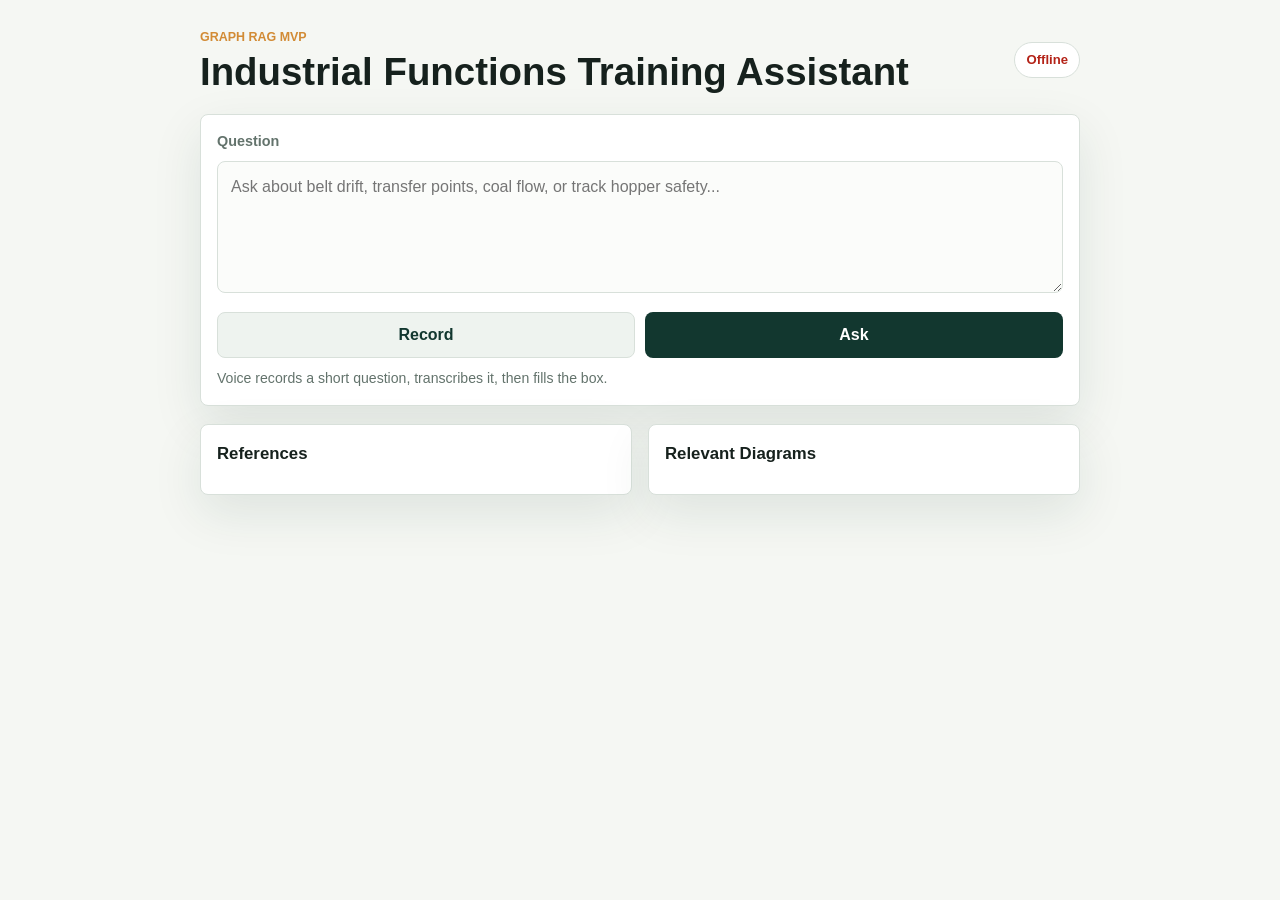
<file: frontend/index.html>
<!doctype html>
<html lang="en">
  <head>
    <meta charset="utf-8" />
    <meta name="viewport" content="width=device-width, initial-scale=1" />
    <meta name="theme-color" content="#12372f" />
    <title>Industrial Functions Training Assistant</title>
    <link rel="icon" href="icons/app-icon.svg" type="image/svg+xml" />
    <link rel="manifest" href="manifest.json" />
    <link rel="stylesheet" href="styles.css?v=3" />
  </head>
  <body>
    <main class="app-shell">
      <header class="app-header">
        <div>
          <p class="eyebrow">Graph RAG MVP</p>
          <h1>Industrial Functions Training Assistant</h1>
        </div>
        <div class="status-pill" id="apiStatus">Checking</div>
      </header>

      <section class="composer" aria-label="Ask a Industrial Functions Training question">
        <label class="input-label" for="questionInput">Question</label>
        <textarea
          id="questionInput"
          rows="4"
          placeholder="Ask about belt drift, transfer points, coal flow, or track hopper safety..."
        ></textarea>
        <div class="actions">
          <button id="micButton" class="secondary-button" type="button">
            <span id="micButtonText">Record</span>
          </button>
          <button id="sendButton" class="primary-button" type="button">Ask</button>
        </div>
        <p class="helper-text" id="voiceHint">Voice records a short question, transcribes it, then fills the box.</p>
      </section>

      <section class="state-panel" id="statePanel" hidden></section>

      <section class="answer-panel" id="answerPanel" hidden>
        <h2>Answer</h2>
        <div class="answer-text" id="answerText"></div>
      </section>

      <section class="references-grid" id="referencesGrid" hidden>
        <div class="reference-section">
          <h2>References</h2>
          <div id="referencesList" class="stack"></div>
        </div>
        <div class="reference-section">
          <h2>Relevant Diagrams</h2>
          <div id="imagesList" class="stack"></div>
        </div>
      </section>

      <section class="notes-panel" id="notesPanel" hidden>
        <h2>Coverage</h2>
        <div id="coverageNotes"></div>
      </section>
    </main>

    <script src="app.js?v=3"></script>
  </body>
</html>
</file>
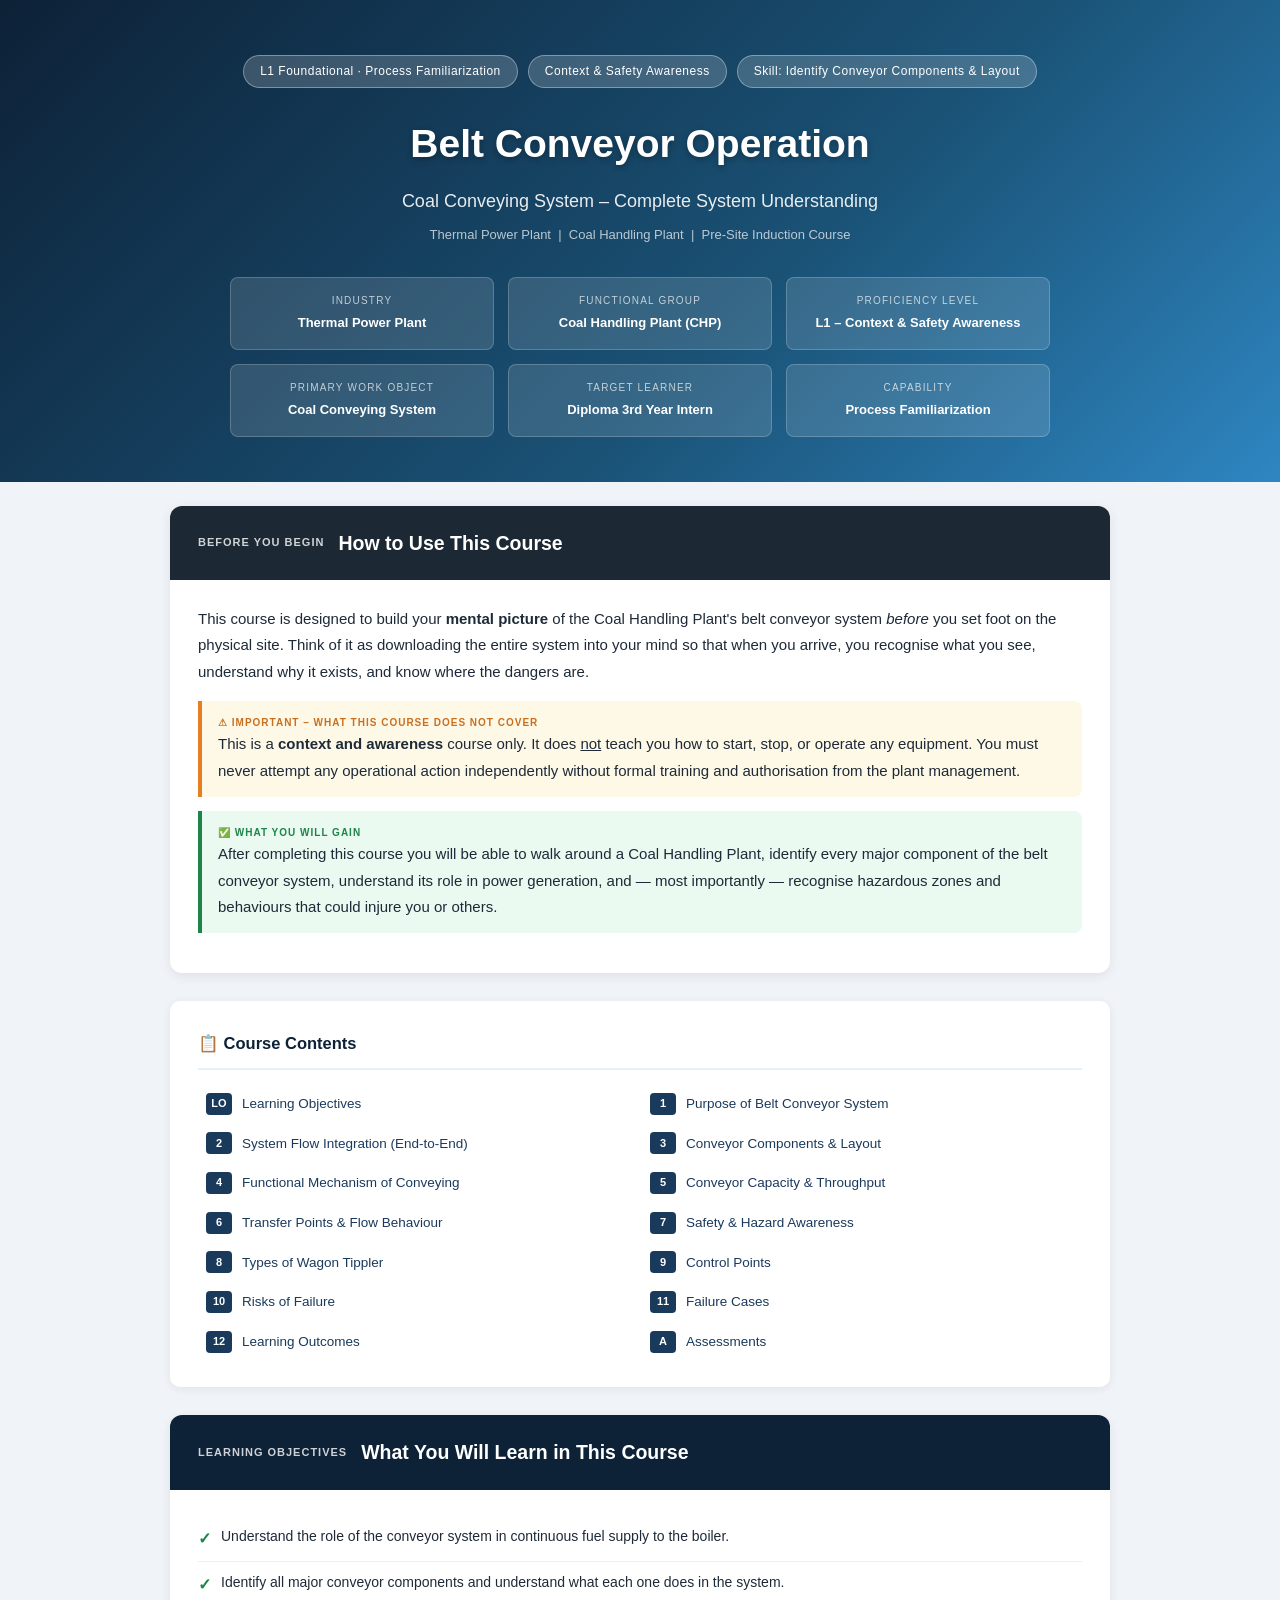
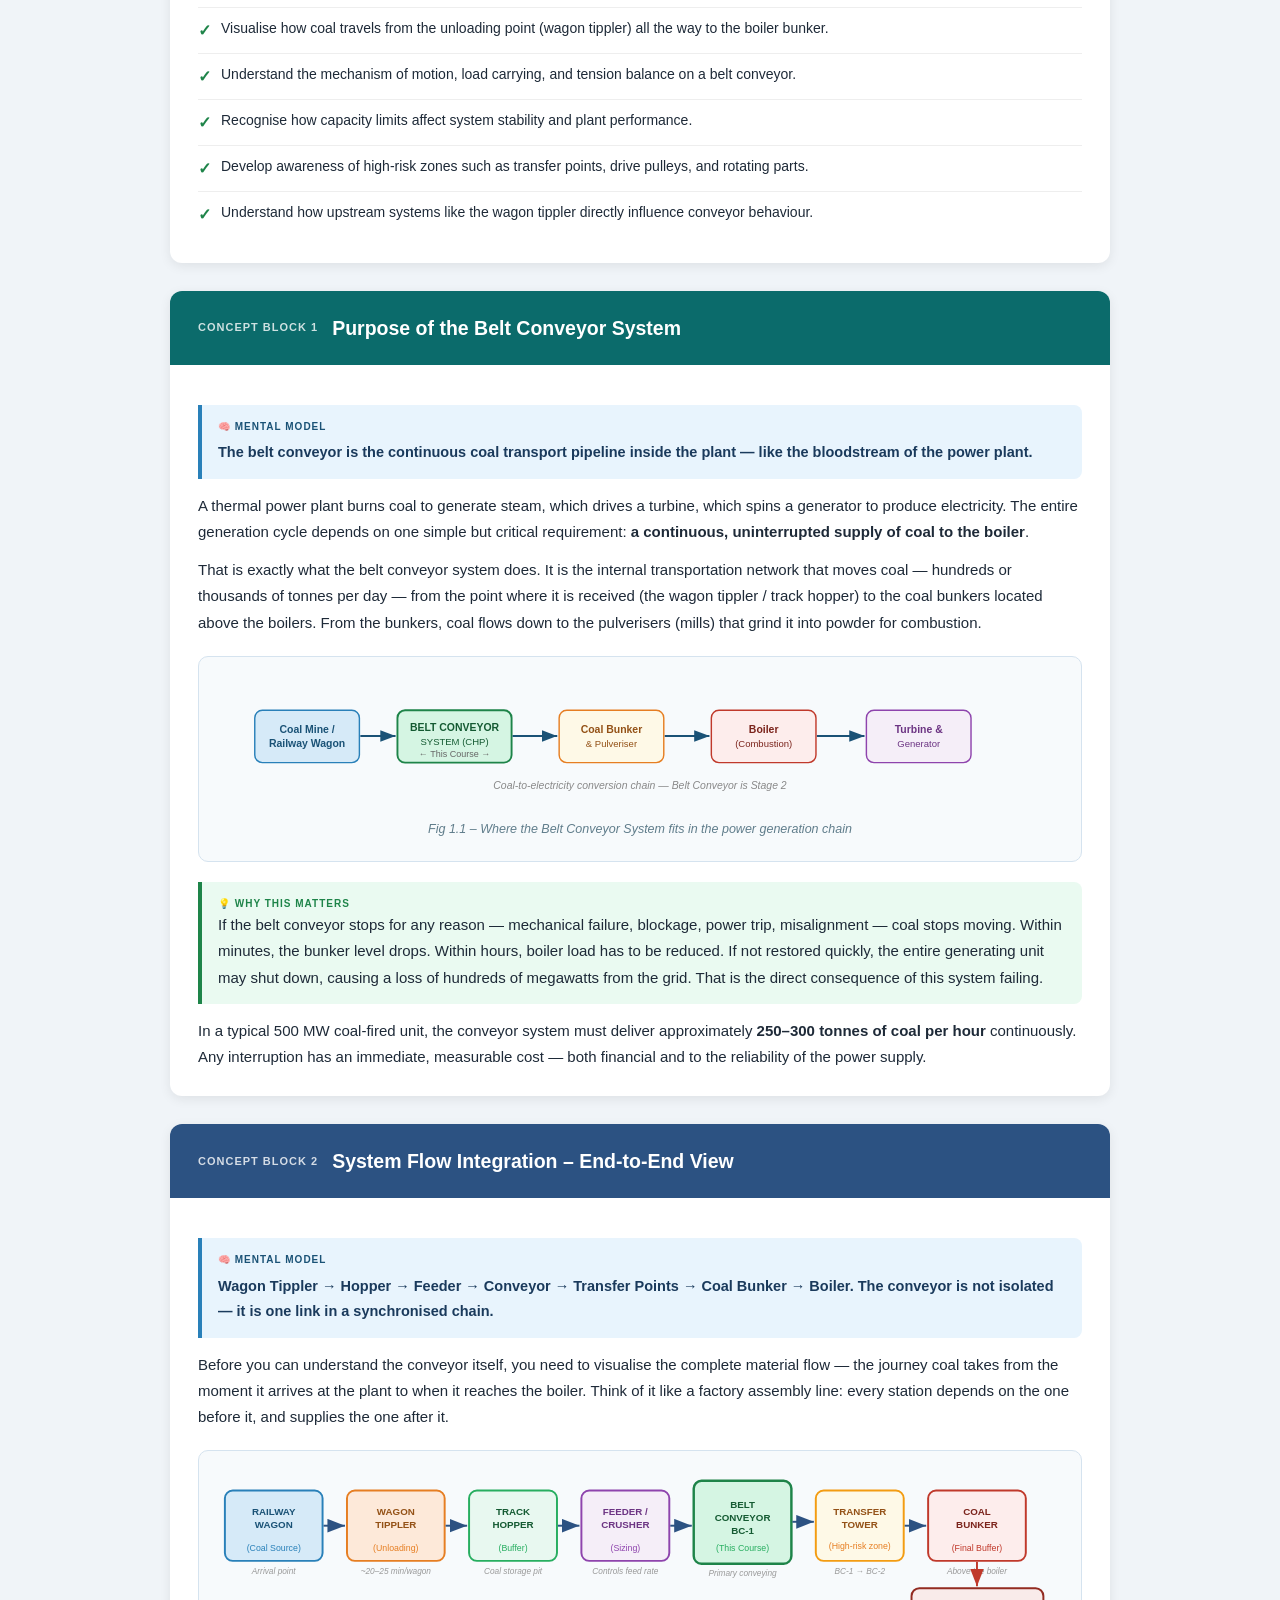
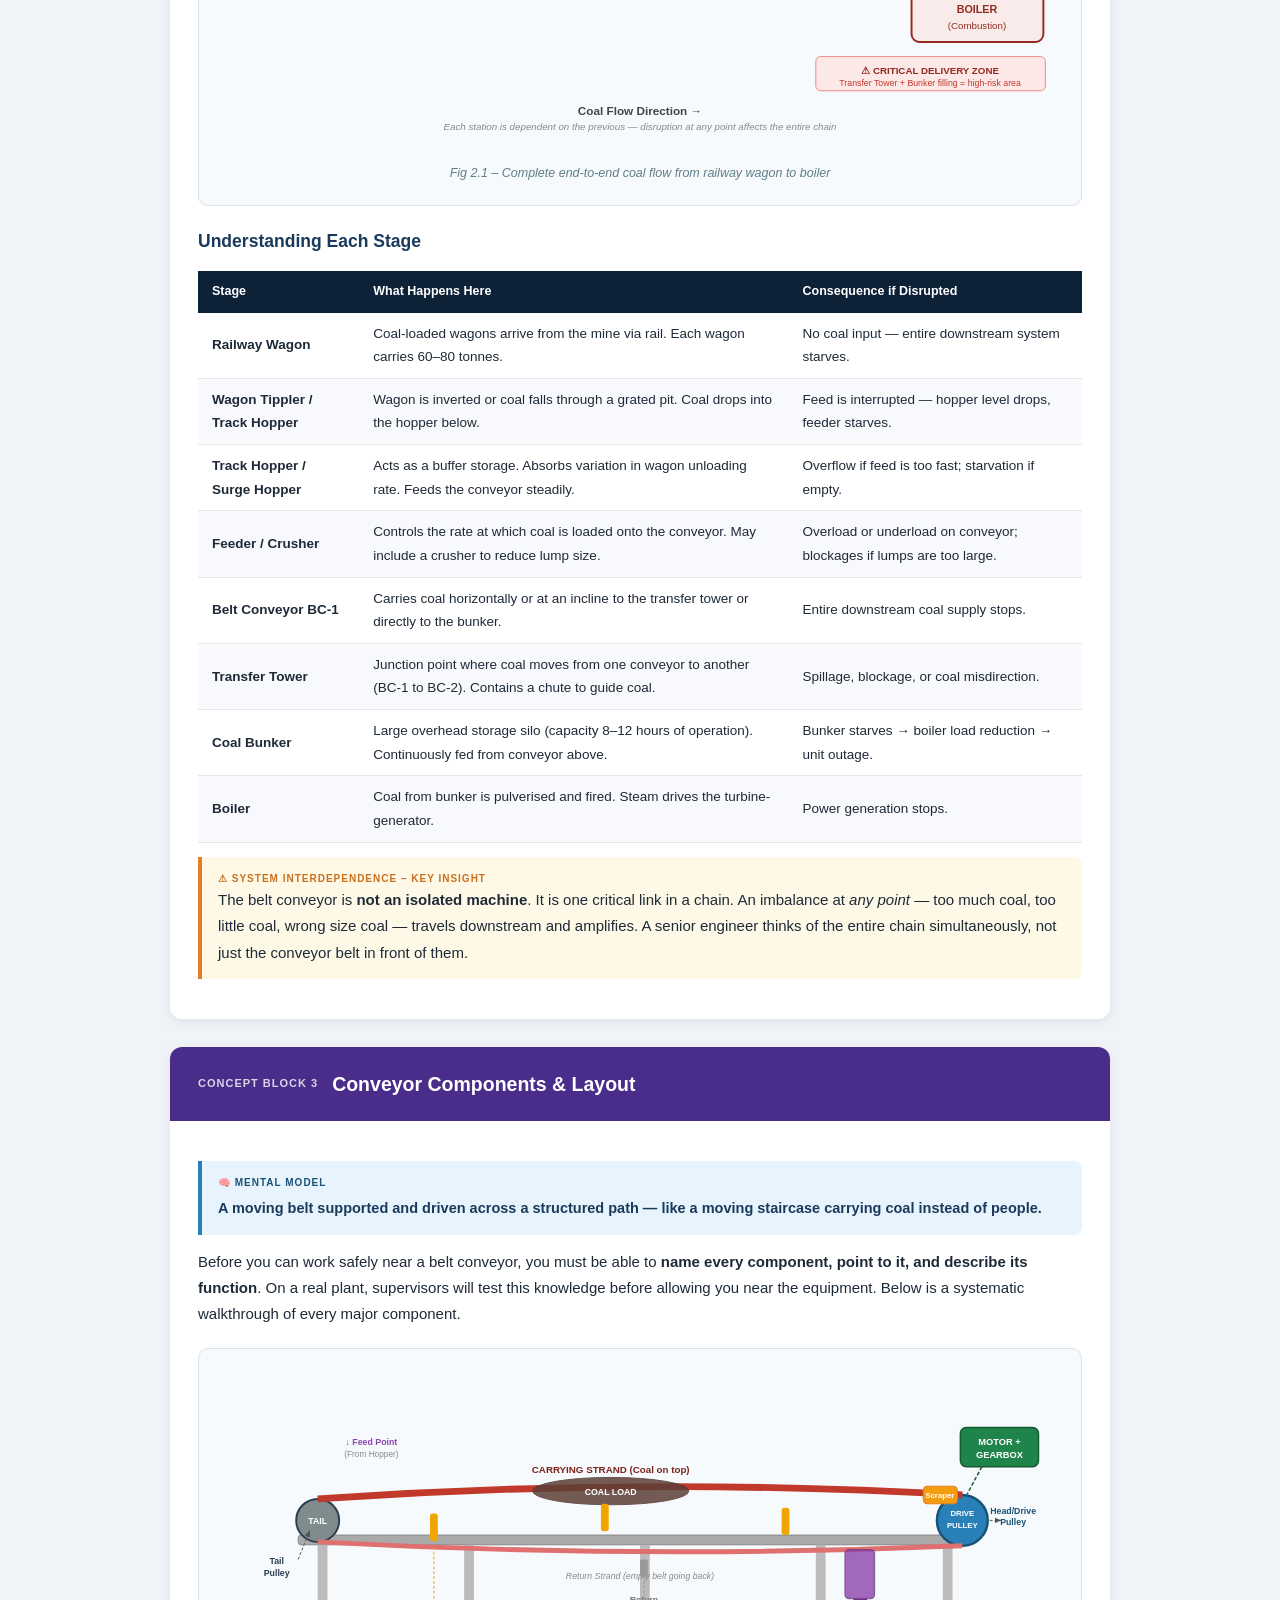
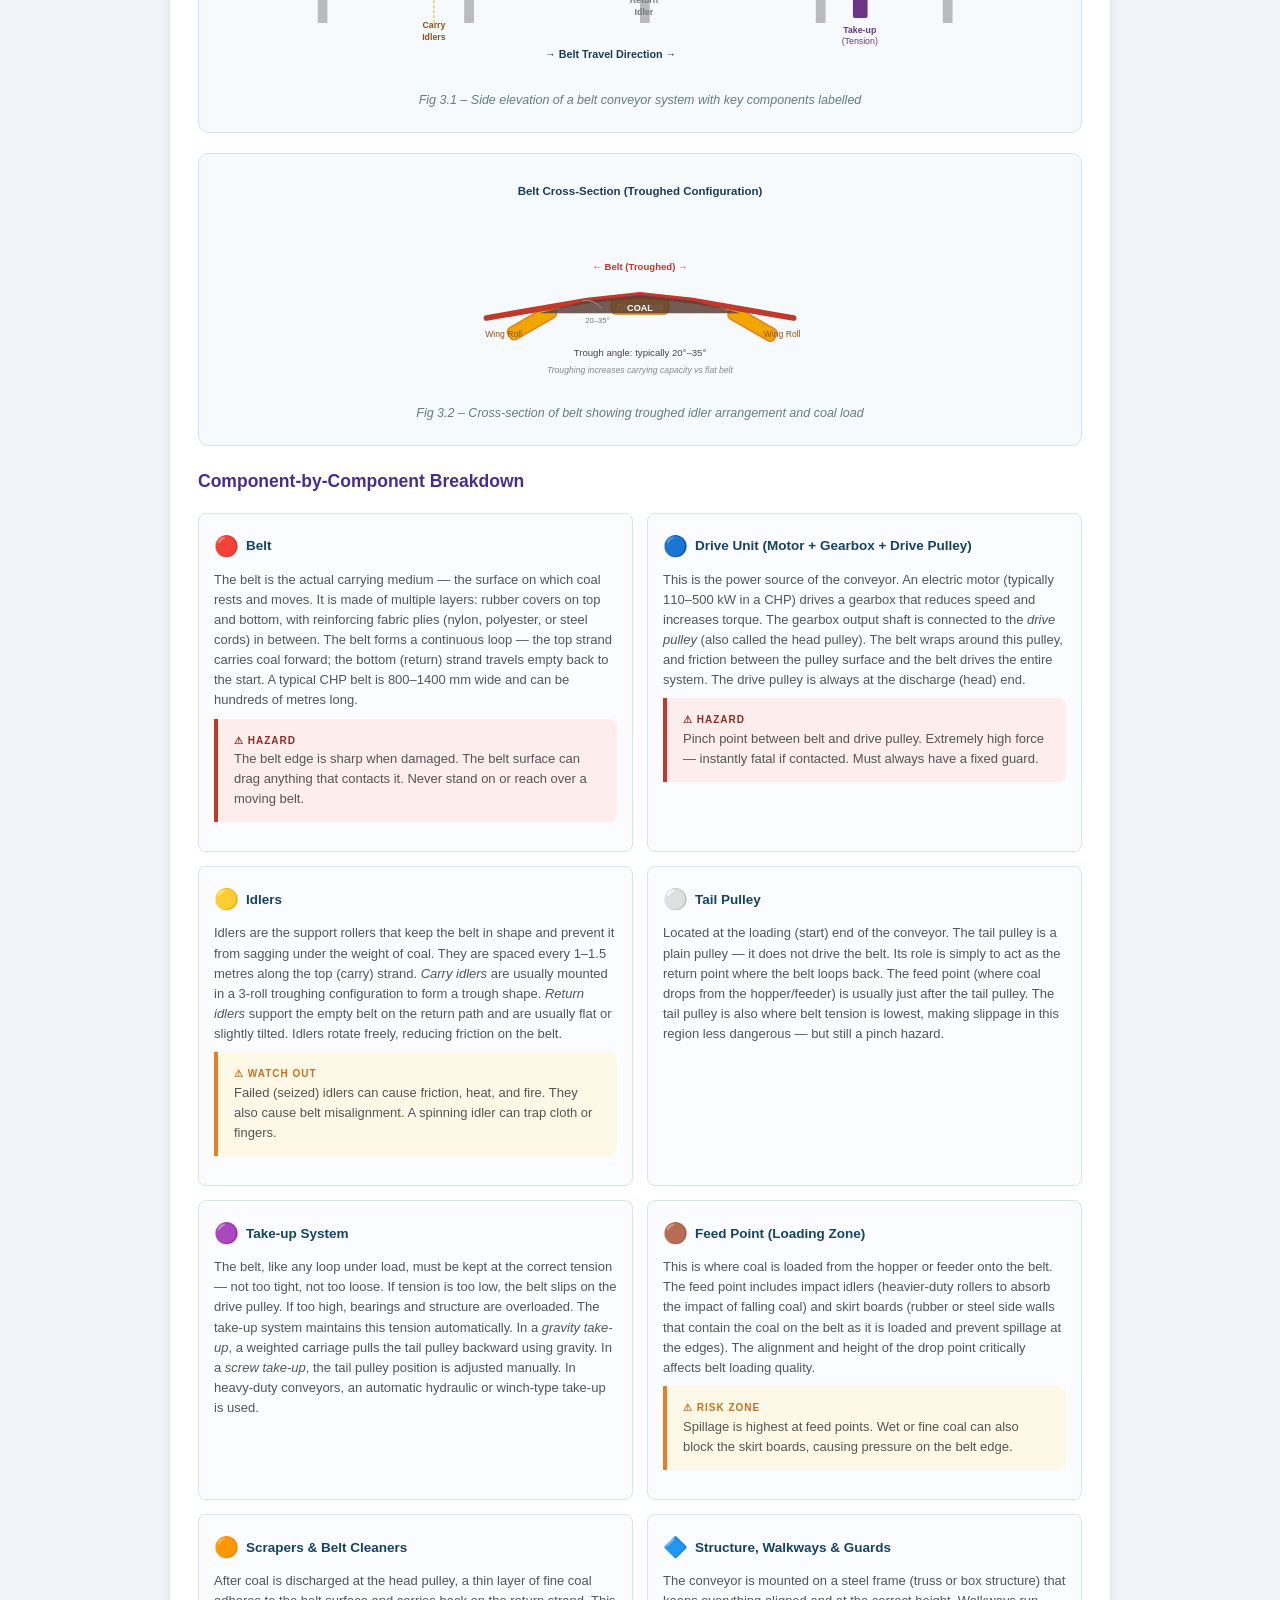
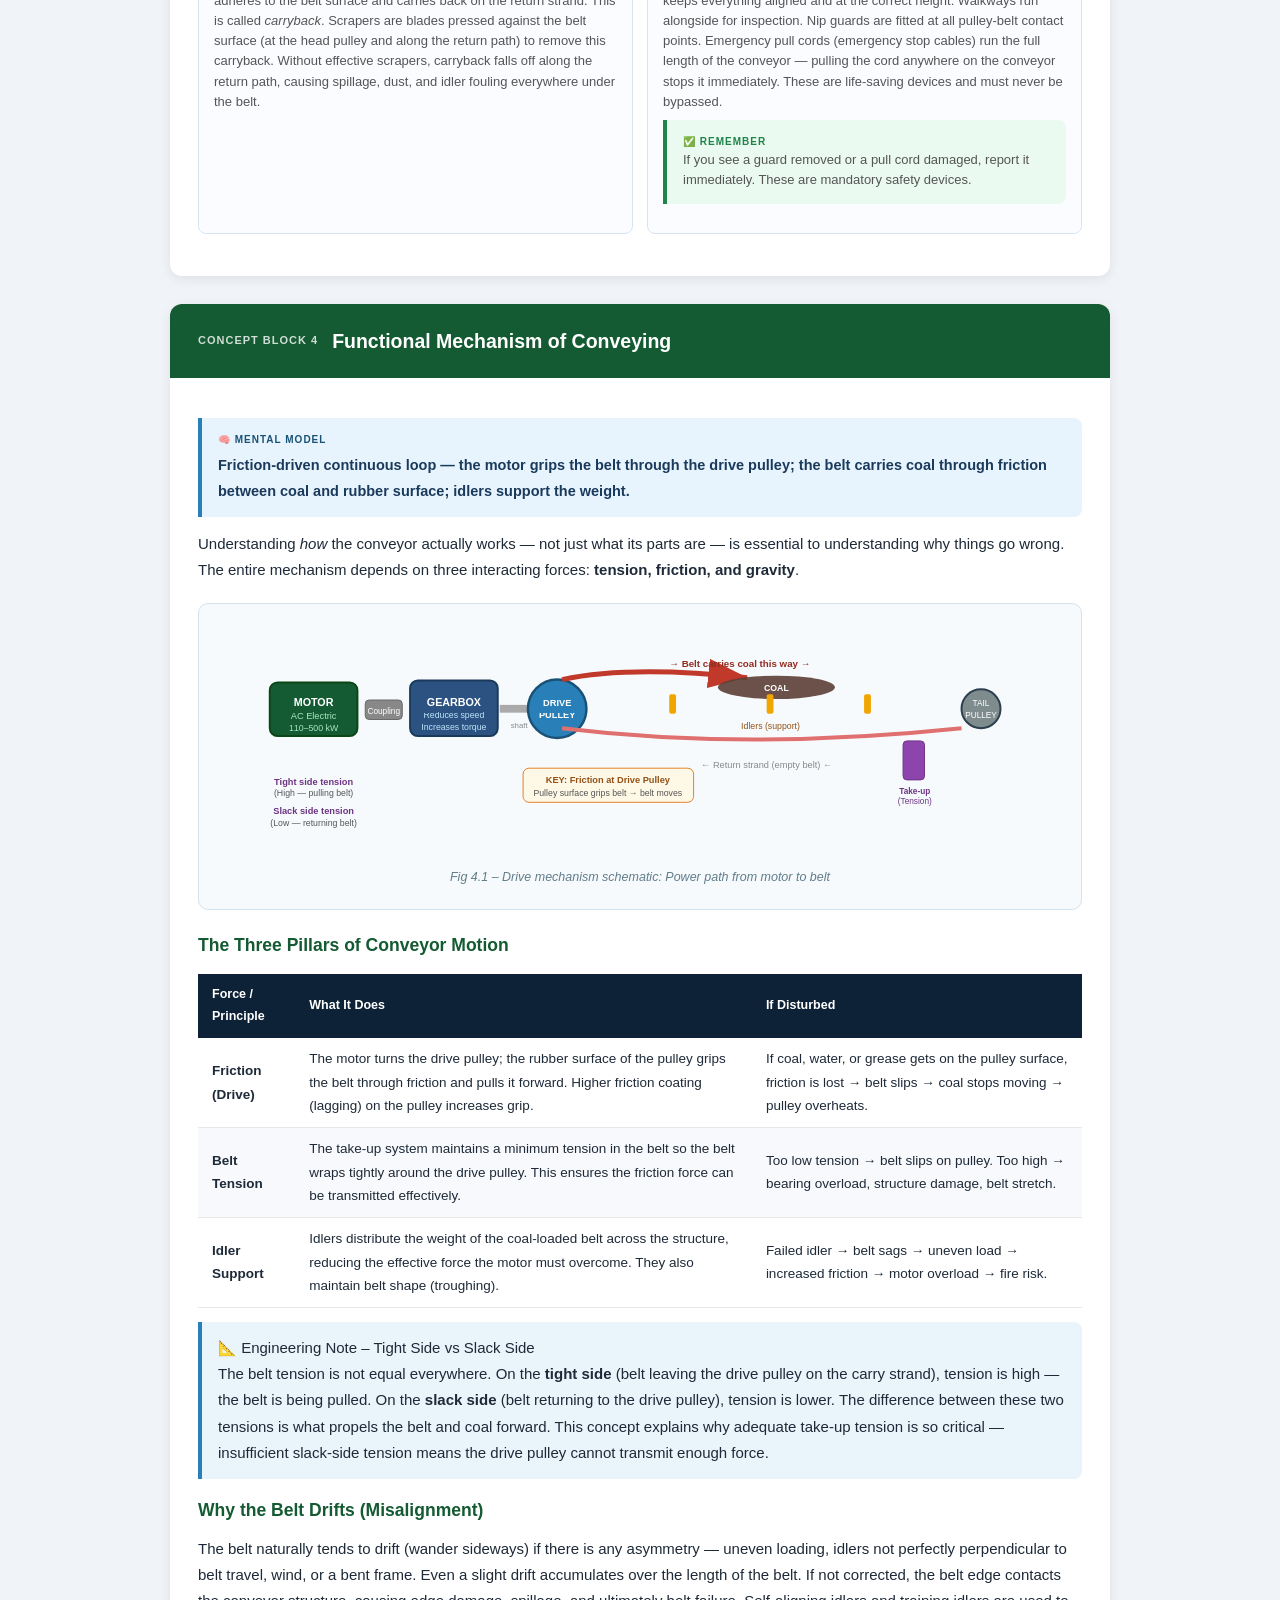
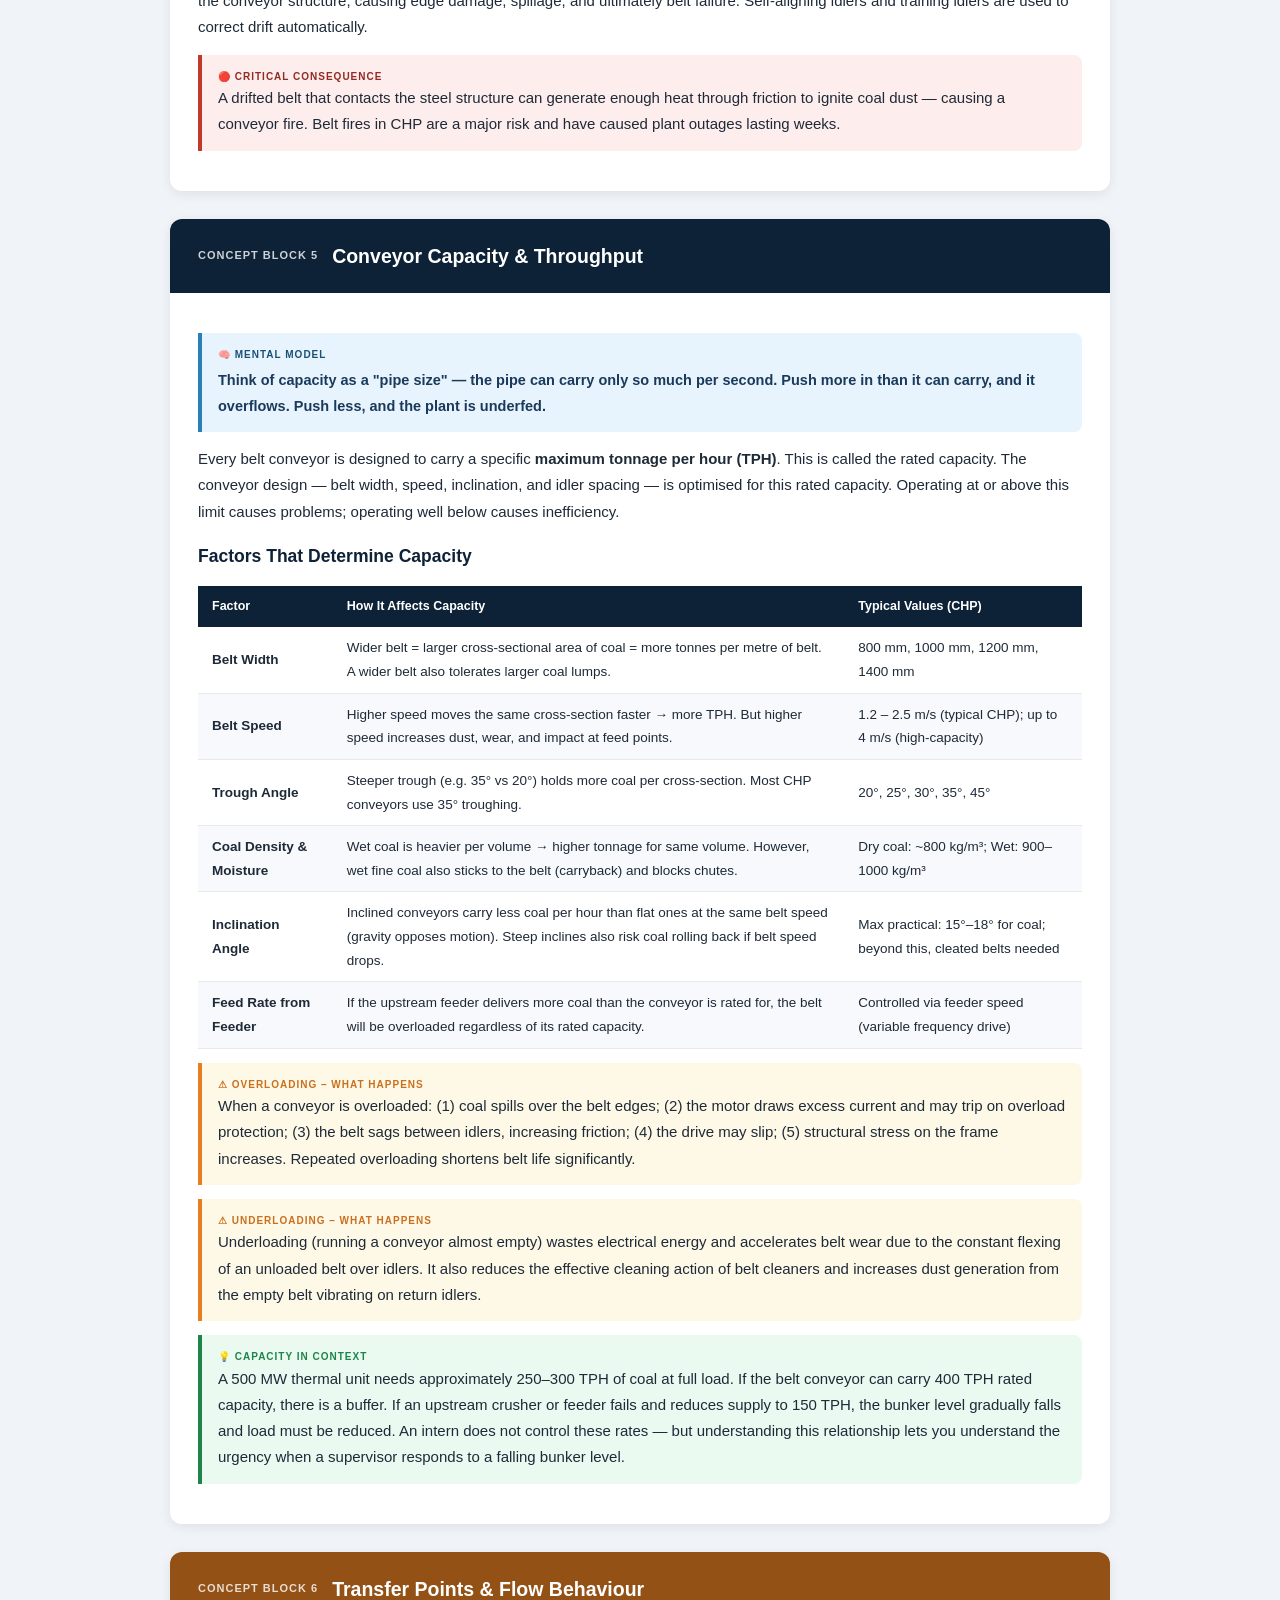
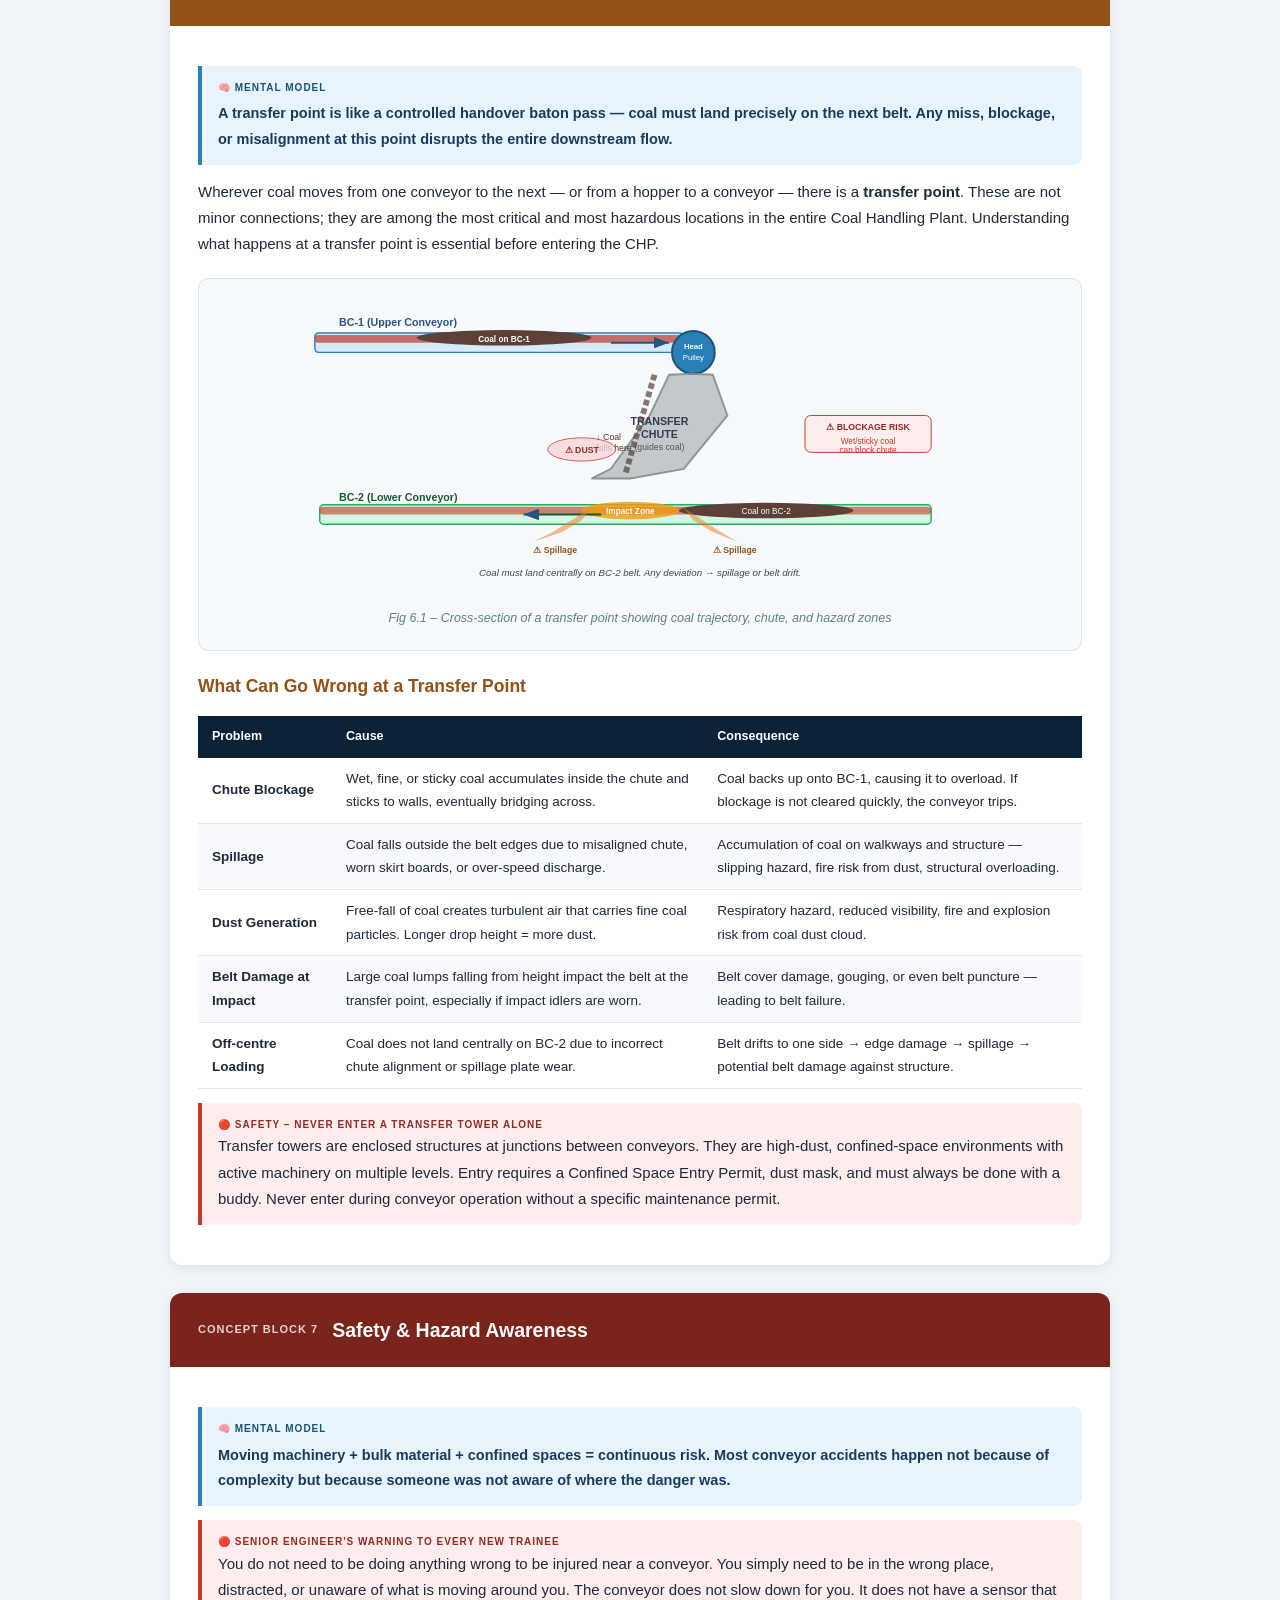
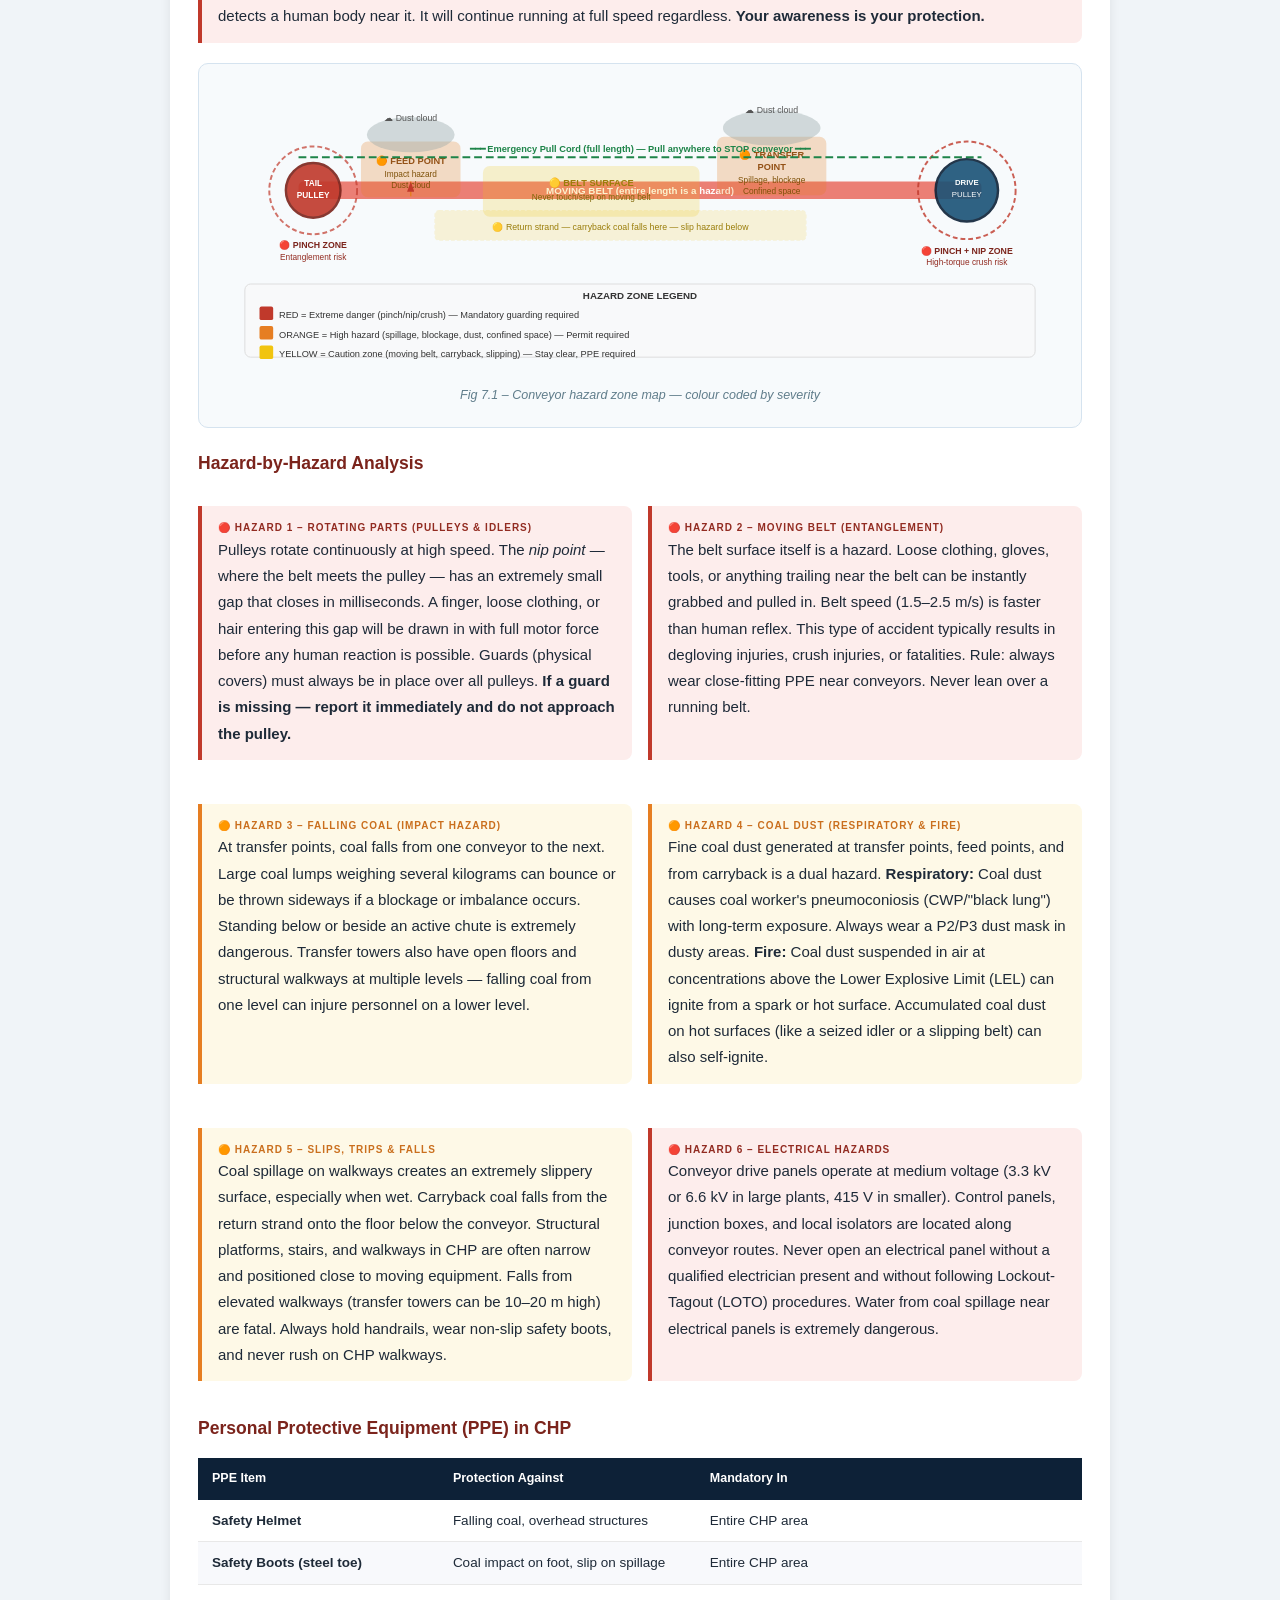
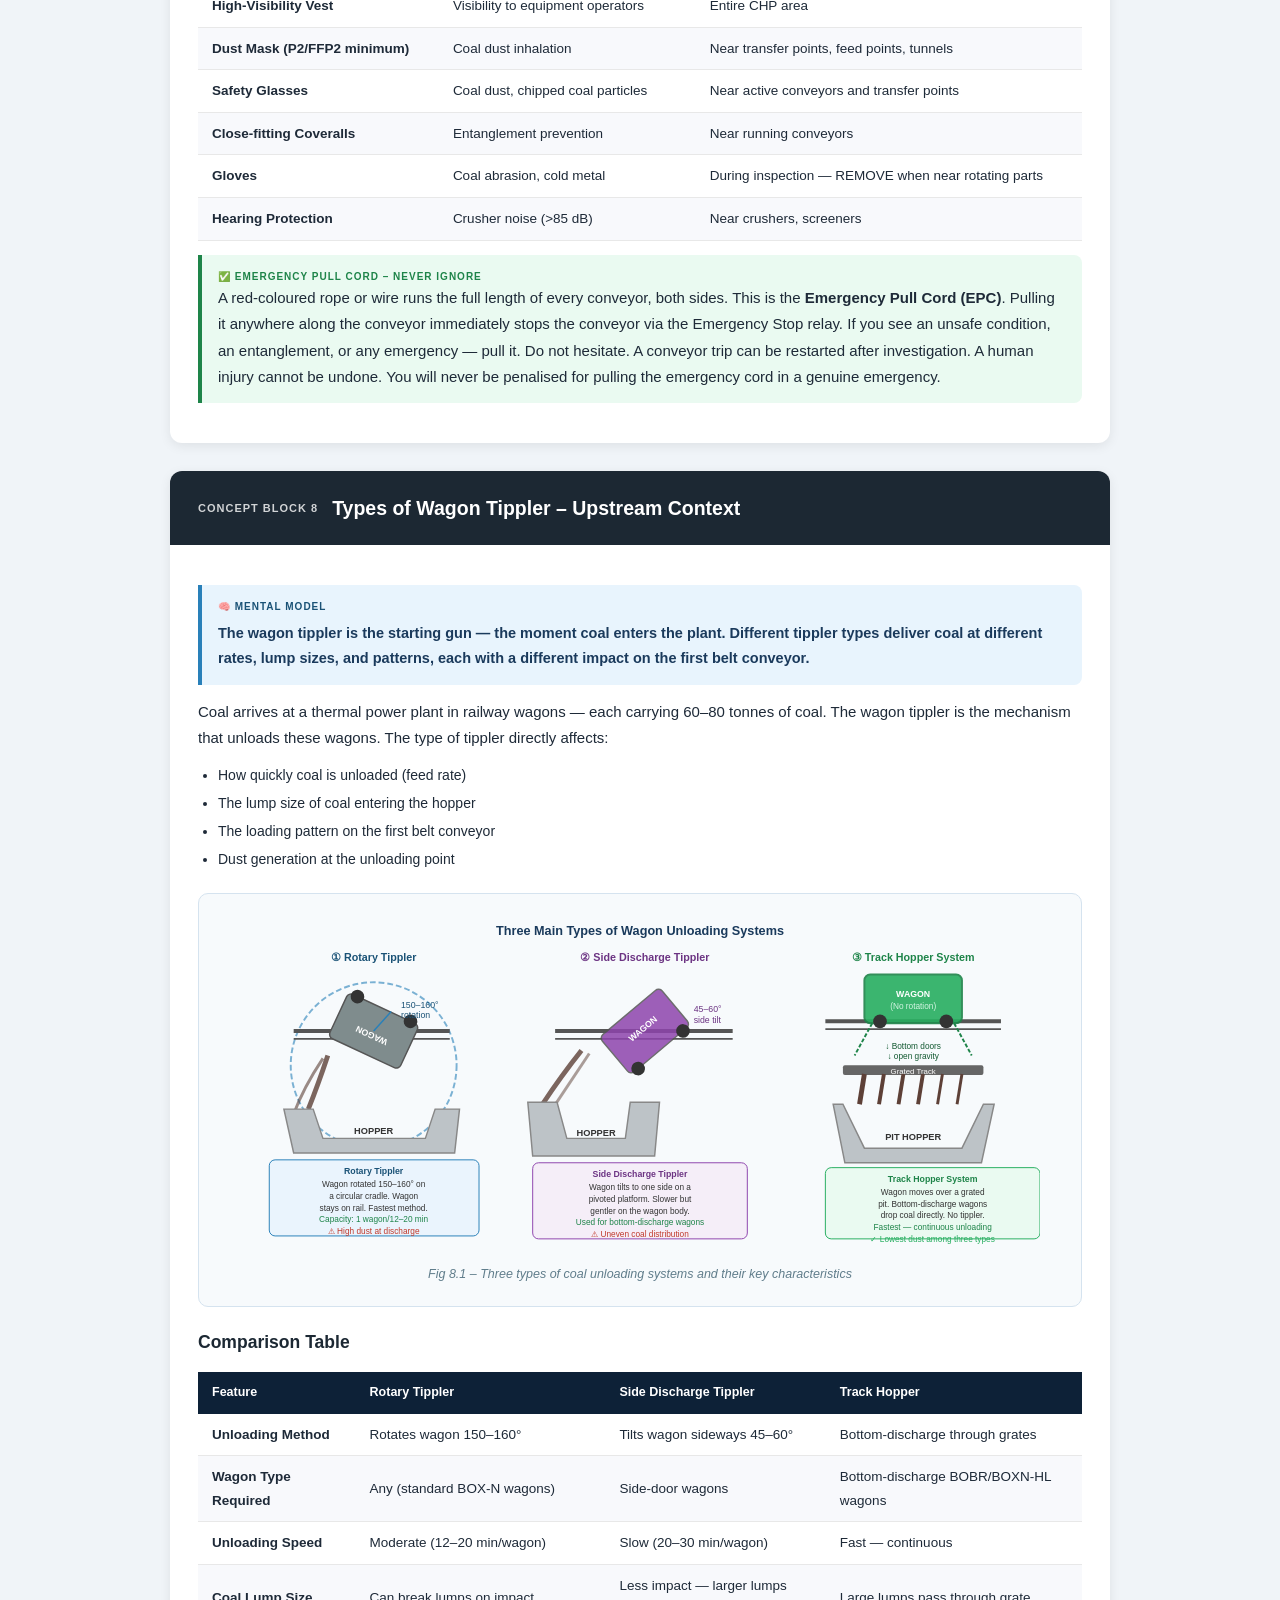
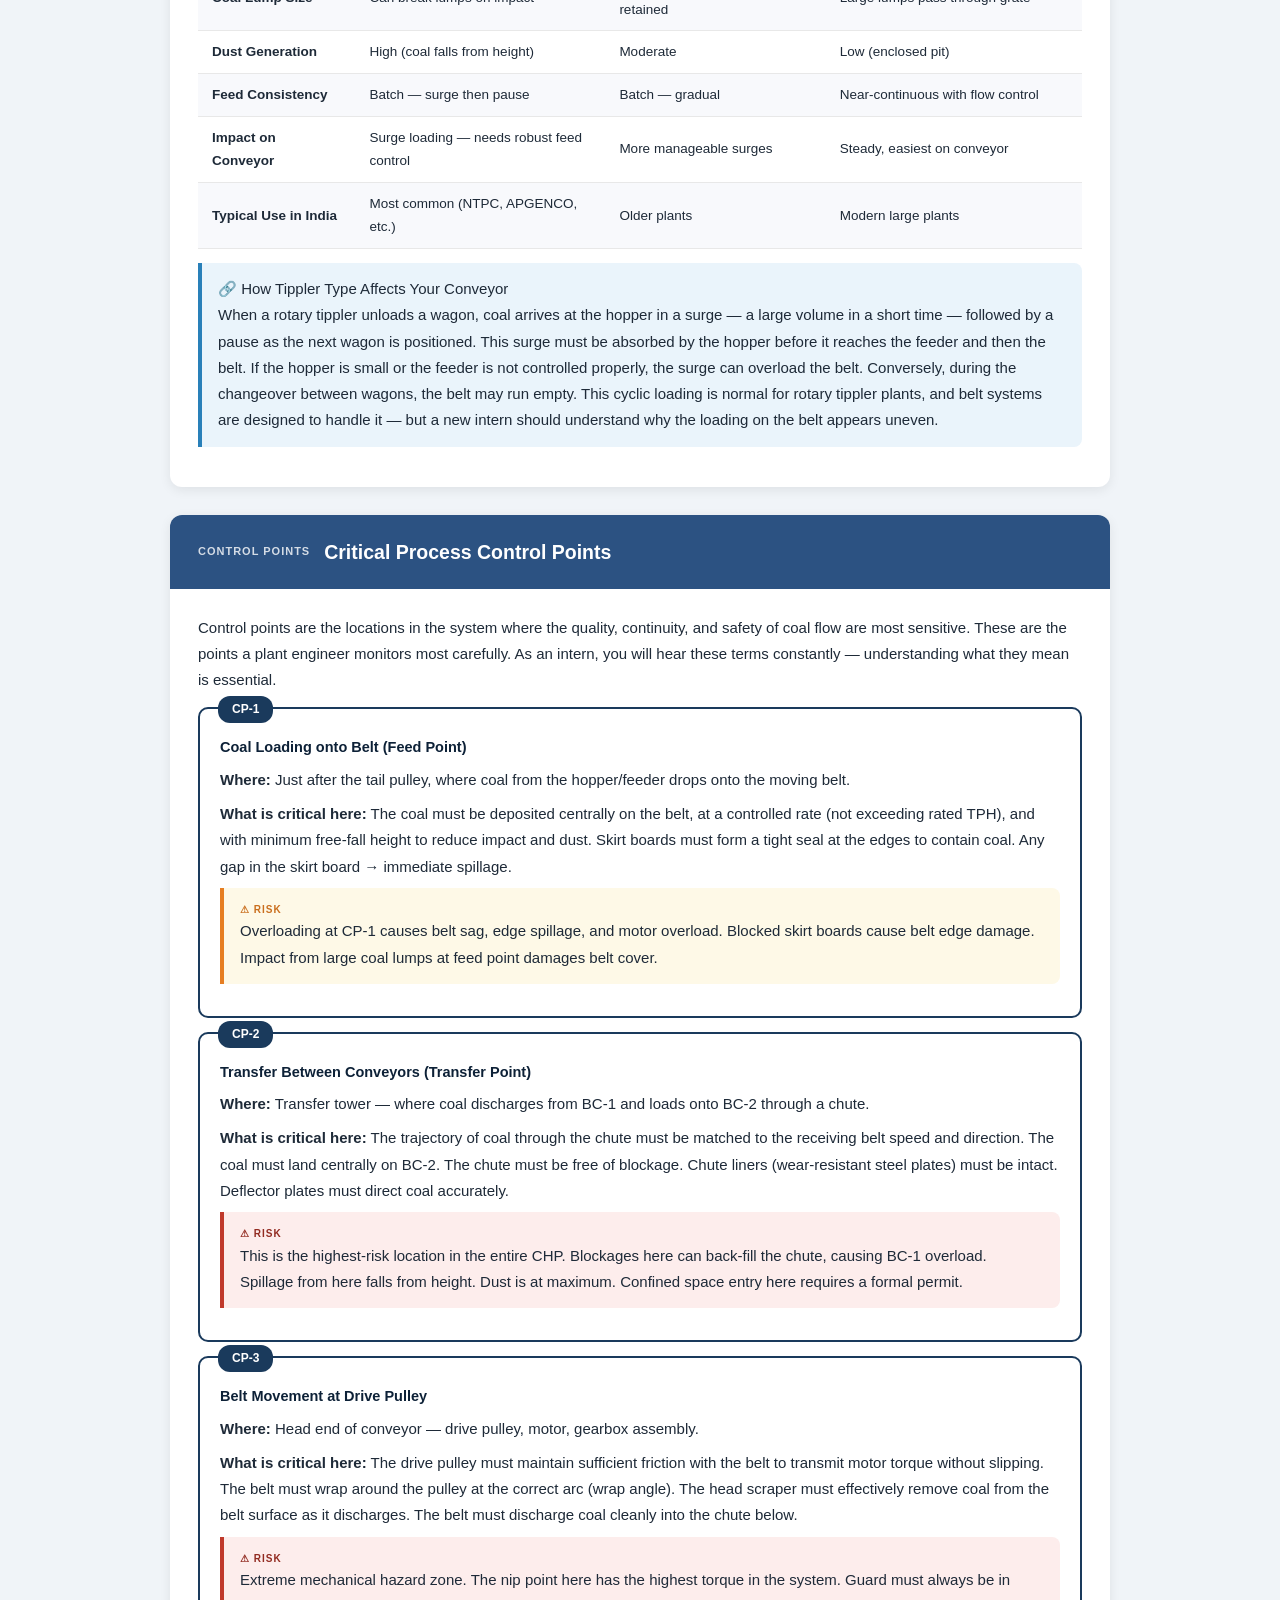
<file: Data/Belt_Conveyor_L1_Course_COMPLETE.html>
<!DOCTYPE html>
<html lang="en">
<head>
<meta charset="UTF-8">
<meta name="viewport" content="width=device-width, initial-scale=1.0">
<title>Belt Conveyor Operation – L1 Foundational Course | CHP Training</title>
<style>
*{margin:0;padding:0;box-sizing:border-box}
body{font-family:'Segoe UI',Arial,sans-serif;font-size:15px;line-height:1.75;color:#1e2a38;background:#f0f4f8}
/* COVER */
.cover{background:linear-gradient(135deg,#0d2137 0%,#1a5276 60%,#2e86c1 100%);color:white;padding:55px 40px 45px;text-align:center}
.cover .badges{display:flex;justify-content:center;gap:10px;flex-wrap:wrap;margin-bottom:22px}
.cover .badge{background:rgba(255,255,255,0.18);border:1px solid rgba(255,255,255,0.35);padding:5px 16px;border-radius:20px;font-size:12px;letter-spacing:.5px}
.cover h1{font-size:2.6em;font-weight:800;margin-bottom:8px;text-shadow:0 2px 6px rgba(0,0,0,.3)}
.cover h2{font-size:1.2em;font-weight:400;opacity:.9;margin-bottom:6px}
.cover .sub{font-size:13px;opacity:.7;margin-bottom:30px}
.meta-grid{display:grid;grid-template-columns:repeat(3,1fr);gap:14px;max-width:820px;margin:0 auto}
.meta-item{background:rgba(255,255,255,0.13);border:1px solid rgba(255,255,255,0.2);padding:14px;border-radius:8px}
.meta-item .ml{font-size:10px;text-transform:uppercase;letter-spacing:1.2px;opacity:.7}
.meta-item .mv{font-size:13px;font-weight:700;margin-top:3px}
/* CONTAINER */
.wrap{max-width:980px;margin:0 auto;padding:24px 20px}
/* TOC */
.toc-box{background:white;border-radius:10px;padding:28px;margin-bottom:28px;box-shadow:0 2px 10px rgba(0,0,0,.07)}
.toc-box h3{color:#0d2137;font-size:1.1em;border-bottom:2px solid #e8f0fe;padding-bottom:10px;margin-bottom:16px}
.toc-grid{display:grid;grid-template-columns:1fr 1fr;gap:4px}
.toc-row{display:flex;align-items:center;gap:10px;padding:6px 8px;border-radius:5px;font-size:13.5px;color:#1a3a5c;text-decoration:none}
.toc-row:hover{background:#eef2ff}
.toc-n{background:#1a3a5c;color:white;border-radius:4px;min-width:26px;height:22px;display:flex;align-items:center;justify-content:center;font-size:11px;font-weight:700}
/* MODULES */
.mod{background:white;border-radius:12px;margin-bottom:28px;box-shadow:0 3px 12px rgba(0,0,0,.08);overflow:hidden}
.mod-hdr{padding:20px 28px;display:flex;align-items:center;gap:14px}
.mod-hdr .cb-tag{font-size:11px;font-weight:700;text-transform:uppercase;letter-spacing:1px;opacity:.8;white-space:nowrap}
.mod-hdr h2{font-size:1.3em;font-weight:800}
.mod-body{padding:26px 28px}
/* header colors */
.c-navy .mod-hdr{background:#0d2137;color:white}
.c-teal .mod-hdr{background:#0b6b6b;color:white}
.c-purple .mod-hdr{background:#4a2d8a;color:white}
.c-slate .mod-hdr{background:#2c5282;color:white}
.c-green .mod-hdr{background:#145a32;color:white}
.c-red .mod-hdr{background:#7b241c;color:white}
.c-orange .mod-hdr{background:#935116;color:white}
.c-dark .mod-hdr{background:#1c2833;color:white}
.c-assess .mod-hdr{background:#1a4080;color:white}
/* callout boxes */
.mental{background:#e8f4fd;border-left:4px solid #2980b9;padding:13px 16px;border-radius:0 8px 8px 0;margin:14px 0}
.mental .lbl{font-size:10px;text-transform:uppercase;color:#1a5276;font-weight:800;letter-spacing:1px}
.mental p{margin-top:5px;font-size:14.5px;color:#1a3a5c;font-weight:600}
.warn{background:#fef9e7;border-left:4px solid #e67e22;padding:13px 16px;border-radius:0 8px 8px 0;margin:14px 0}
.warn .lbl{font-size:10px;text-transform:uppercase;color:#ca6f1e;font-weight:800;letter-spacing:1px}
.danger{background:#fdedec;border-left:4px solid #c0392b;padding:13px 16px;border-radius:0 8px 8px 0;margin:14px 0}
.danger .lbl{font-size:10px;text-transform:uppercase;color:#922b21;font-weight:800;letter-spacing:1px}
.key{background:#eafaf1;border-left:4px solid #1e8449;padding:13px 16px;border-radius:0 8px 8px 0;margin:14px 0}
.key .lbl{font-size:10px;text-transform:uppercase;color:#1e8449;font-weight:800;letter-spacing:1px}
.info{background:#eaf4fb;border-left:4px solid #2980b9;padding:13px 16px;border-radius:0 8px 8px 0;margin:14px 0}
/* diagram */
.diag{background:#f7fafc;border:1px solid #d5e3ef;border-radius:10px;padding:20px;margin:20px 0;text-align:center}
.diag svg{max-width:100%;height:auto}
.diag .cap{font-size:12.5px;color:#607d8b;font-style:italic;margin-top:10px}
/* component grid */
.cg{display:grid;grid-template-columns:1fr 1fr;gap:14px;margin:16px 0}
.cc{border:1px solid #d6e4f0;border-radius:8px;padding:15px;background:#fafcff}
.cc h4{color:#154360;font-size:13.5px;margin-bottom:6px;display:flex;align-items:center;gap:7px}
.cc p{font-size:13px;color:#555;line-height:1.55}
/* tippler cards */
.tg{display:grid;grid-template-columns:repeat(3,1fr);gap:16px;margin:16px 0}
.tc{border-radius:10px;padding:16px;border:2px solid #ccc}
.tc.rot{border-color:#2980b9;background:#eaf4fd}
.tc.side{border-color:#8e44ad;background:#f5eef8}
.tc.track{border-color:#27ae60;background:#eafaf1}
.tc h4{font-size:13px;font-weight:800;margin-bottom:8px}
.tc.rot h4{color:#1a5276}
.tc.side h4{color:#6c3483}
.tc.track h4{color:#1e8449}
.tc p{font-size:12.5px;color:#444;line-height:1.5;margin-bottom:6px}
/* control point */
.cp-card{border:2px solid #1a3a5c;border-radius:10px;padding:18px 20px;margin:14px 0;position:relative}
.cp-badge{position:absolute;top:-13px;left:18px;background:#1a3a5c;color:white;padding:3px 14px;border-radius:12px;font-size:12px;font-weight:700}
.cp-card h4{color:#0d2137;font-size:14.5px;margin:8px 0 6px}
/* risk grid */
.rg{display:grid;grid-template-columns:repeat(3,1fr);gap:14px;margin:16px 0}
.rc{border-radius:8px;padding:16px}
.r-plant{background:#fef9e7;border-top:4px solid #e67e22}
.r-mach{background:#fdedec;border-top:4px solid #c0392b}
.r-human{background:#f9ebea;border-top:4px solid #7b241c}
.rc h4{font-size:13px;font-weight:800;margin-bottom:10px}
.rc ul{padding-left:16px;font-size:12.5px}
.rc li{margin-bottom:5px}
/* failure case */
.fc{background:#fdf2f2;border:1px solid #e5b8b8;border-radius:8px;padding:15px 18px;margin:10px 0;display:flex;gap:14px;align-items:flex-start}
.fc-n{background:#c0392b;color:white;border-radius:50%;width:30px;height:30px;display:flex;align-items:center;justify-content:center;font-weight:800;font-size:13px;flex-shrink:0;margin-top:2px}
.fc h4{color:#922b21;font-size:13.5px;margin-bottom:4px}
.fc p{font-size:13px;color:#555}
/* assessment */
.qblock{background:white;border:1px solid #dde5ff;border-radius:8px;padding:18px;margin:12px 0}
.qtype{font-size:10px;text-transform:uppercase;color:#4a6cf7;font-weight:800;letter-spacing:1px;margin-bottom:5px}
.qtext{font-size:14.5px;color:#0d2137;font-weight:700;margin-bottom:11px}
.qopts{list-style:none;display:flex;flex-direction:column;gap:6px}
.qopts li{padding:8px 13px;border:1px solid #ddd;border-radius:5px;font-size:13.5px;cursor:pointer;transition:all .15s}
.qopts li:hover{background:#eef2ff;border-color:#4a6cf7}
.ans{background:#e9f7ef;border:1px solid #abebc6;border-radius:5px;padding:9px 14px;font-size:13px;margin-top:10px}
.ans .al{color:#1d8348;font-weight:800;font-size:10px;text-transform:uppercase;letter-spacing:1px;display:block;margin-bottom:3px}
.section-hdr{background:#e8ecf5;border-radius:6px;padding:10px 16px;font-size:12px;font-weight:800;color:#2c3e70;text-transform:uppercase;letter-spacing:1px;margin:20px 0 12px}
/* table */
table{width:100%;border-collapse:collapse;margin:14px 0;font-size:13.5px}
th{background:#0d2137;color:white;padding:10px 14px;text-align:left;font-size:12.5px}
td{padding:9px 14px;border-bottom:1px solid #e8e8e8}
tr:nth-child(even) td{background:#f8f9fc}
/* lo list */
.lo-list{list-style:none;padding:0}
.lo-list li{display:flex;gap:10px;padding:8px 0;border-bottom:1px solid #eee;font-size:14px;align-items:flex-start}
.lo-list li:last-child{border:none}
.lo-chk{color:#1e8449;font-weight:900;font-size:16px;flex-shrink:0;margin-top:1px}
/* outcome */
.og{display:grid;grid-template-columns:1fr 1fr;gap:12px;margin:14px 0}
.oi{background:#eafaf1;border:1px solid #a9dfbf;border-radius:8px;padding:14px;display:flex;gap:10px;align-items:flex-start}
.oi .ic{font-size:22px;flex-shrink:0}
.oi p{font-size:13px;color:#1e6434}
hr.div{border:none;border-top:2px solid #e8ecf5;margin:22px 0}
@media(max-width:680px){.cg,.tg,.rg,.og,.toc-grid,.meta-grid{grid-template-columns:1fr}}
</style>
</head>
<body>

<!-- ═══════════════════════════════════════ COVER ═══════════════════════════════════════ -->
<div class="cover">
  <div class="badges">
    <span class="badge">L1 Foundational · Process Familiarization</span>
    <span class="badge">Context &amp; Safety Awareness</span>
    <span class="badge">Skill: Identify Conveyor Components &amp; Layout</span>
  </div>
  <h1>Belt Conveyor Operation</h1>
  <h2>Coal Conveying System – Complete System Understanding</h2>
  <p class="sub">Thermal Power Plant &nbsp;|&nbsp; Coal Handling Plant &nbsp;|&nbsp; Pre-Site Induction Course</p>
  <div class="meta-grid">
    <div class="meta-item"><div class="ml">Industry</div><div class="mv">Thermal Power Plant</div></div>
    <div class="meta-item"><div class="ml">Functional Group</div><div class="mv">Coal Handling Plant (CHP)</div></div>
    <div class="meta-item"><div class="ml">Proficiency Level</div><div class="mv">L1 – Context &amp; Safety Awareness</div></div>
    <div class="meta-item"><div class="ml">Primary Work Object</div><div class="mv">Coal Conveying System</div></div>
    <div class="meta-item"><div class="ml">Target Learner</div><div class="mv">Diploma 3rd Year Intern</div></div>
    <div class="meta-item"><div class="ml">Capability</div><div class="mv">Process Familiarization</div></div>
  </div>
</div>

<!-- ═══════════════════════════════════════ WRAP ═══════════════════════════════════════ -->
<div class="wrap">

<!-- ─── INSTRUCTOR NOTE ─── -->
<div class="mod c-dark">
  <div class="mod-hdr"><div class="cb-tag">Before You Begin</div><h2>How to Use This Course</h2></div>
  <div class="mod-body">
    <p>This course is designed to build your <strong>mental picture</strong> of the Coal Handling Plant's belt conveyor system <em>before</em> you set foot on the physical site. Think of it as downloading the entire system into your mind so that when you arrive, you recognise what you see, understand why it exists, and know where the dangers are.</p>
    <div class="warn" style="margin-top:16px">
      <div class="lbl">⚠ Important – What This Course Does NOT Cover</div>
      <p>This is a <strong>context and awareness</strong> course only. It does <u>not</u> teach you how to start, stop, or operate any equipment. You must never attempt any operational action independently without formal training and authorisation from the plant management.</p>
    </div>
    <div class="key" style="margin-top:10px">
      <div class="lbl">✅ What You Will Gain</div>
      <p>After completing this course you will be able to walk around a Coal Handling Plant, identify every major component of the belt conveyor system, understand its role in power generation, and — most importantly — recognise hazardous zones and behaviours that could injure you or others.</p>
    </div>
  </div>
</div>

<!-- ─── TABLE OF CONTENTS ─── -->
<div class="toc-box">
  <h3>📋 Course Contents</h3>
  <div class="toc-grid">
    <a class="toc-row" href="#lo"><span class="toc-n">LO</span> Learning Objectives</a>
    <a class="toc-row" href="#cb1"><span class="toc-n">1</span> Purpose of Belt Conveyor System</a>
    <a class="toc-row" href="#cb2"><span class="toc-n">2</span> System Flow Integration (End-to-End)</a>
    <a class="toc-row" href="#cb3"><span class="toc-n">3</span> Conveyor Components &amp; Layout</a>
    <a class="toc-row" href="#cb4"><span class="toc-n">4</span> Functional Mechanism of Conveying</a>
    <a class="toc-row" href="#cb5"><span class="toc-n">5</span> Conveyor Capacity &amp; Throughput</a>
    <a class="toc-row" href="#cb6"><span class="toc-n">6</span> Transfer Points &amp; Flow Behaviour</a>
    <a class="toc-row" href="#cb7"><span class="toc-n">7</span> Safety &amp; Hazard Awareness</a>
    <a class="toc-row" href="#cb8"><span class="toc-n">8</span> Types of Wagon Tippler</a>
    <a class="toc-row" href="#cp"><span class="toc-n">9</span> Control Points</a>
    <a class="toc-row" href="#risk"><span class="toc-n">10</span> Risks of Failure</a>
    <a class="toc-row" href="#fc"><span class="toc-n">11</span> Failure Cases</a>
    <a class="toc-row" href="#outcomes"><span class="toc-n">12</span> Learning Outcomes</a>
    <a class="toc-row" href="#assess"><span class="toc-n">A</span> Assessments</a>
  </div>
</div>

<!-- ─── LEARNING OBJECTIVES ─── -->
<div class="mod c-navy" id="lo">
  <div class="mod-hdr"><div class="cb-tag">Learning Objectives</div><h2>What You Will Learn in This Course</h2></div>
  <div class="mod-body">
    <ul class="lo-list">
      <li><span class="lo-chk">✓</span> Understand the role of the conveyor system in continuous fuel supply to the boiler.</li>
      <li><span class="lo-chk">✓</span> Identify all major conveyor components and understand what each one does in the system.</li>
      <li><span class="lo-chk">✓</span> Visualise how coal travels from the unloading point (wagon tippler) all the way to the boiler bunker.</li>
      <li><span class="lo-chk">✓</span> Understand the mechanism of motion, load carrying, and tension balance on a belt conveyor.</li>
      <li><span class="lo-chk">✓</span> Recognise how capacity limits affect system stability and plant performance.</li>
      <li><span class="lo-chk">✓</span> Develop awareness of high-risk zones such as transfer points, drive pulleys, and rotating parts.</li>
      <li><span class="lo-chk">✓</span> Understand how upstream systems like the wagon tippler directly influence conveyor behaviour.</li>
    </ul>
  </div>
</div>

<!-- ═══════════════════════════════════════ CB1 ═══════════════════════════════════════ -->
<div class="mod c-teal" id="cb1">
  <div class="mod-hdr"><div class="cb-tag">Concept Block 1</div><h2>Purpose of the Belt Conveyor System</h2></div>
  <div class="mod-body">
    <div class="mental">
      <div class="lbl">🧠 Mental Model</div>
      <p>The belt conveyor is the continuous coal transport pipeline inside the plant — like the bloodstream of the power plant.</p>
    </div>
    <p>A thermal power plant burns coal to generate steam, which drives a turbine, which spins a generator to produce electricity. The entire generation cycle depends on one simple but critical requirement: <strong>a continuous, uninterrupted supply of coal to the boiler</strong>.</p>
    <p style="margin-top:12px">That is exactly what the belt conveyor system does. It is the internal transportation network that moves coal — hundreds or thousands of tonnes per day — from the point where it is received (the wagon tippler / track hopper) to the coal bunkers located above the boilers. From the bunkers, coal flows down to the pulverisers (mills) that grind it into powder for combustion.</p>

    <div class="diag">
      <!-- SVG: Power Generation Chain showing where conveyor fits -->
      <svg viewBox="0 0 820 130" xmlns="http://www.w3.org/2000/svg" style="max-width:780px">
        <defs>
          <marker id="arr1" markerWidth="8" markerHeight="6" refX="8" refY="3" orient="auto">
            <polygon points="0 0, 8 3, 0 6" fill="#1a5276"/>
          </marker>
        </defs>
        <!-- boxes -->
        <rect x="5" y="35" width="110" height="55" rx="8" fill="#d6eaf8" stroke="#2980b9" stroke-width="1.5"/>
        <text x="60" y="59" text-anchor="middle" font-size="11" font-weight="700" fill="#1a5276">Coal Mine /</text>
        <text x="60" y="74" text-anchor="middle" font-size="11" font-weight="700" fill="#1a5276">Railway Wagon</text>

        <rect x="155" y="35" width="120" height="55" rx="8" fill="#d5f5e3" stroke="#1e8449" stroke-width="2"/>
        <text x="215" y="57" text-anchor="middle" font-size="11" font-weight="700" fill="#145a32">BELT CONVEYOR</text>
        <text x="215" y="72" text-anchor="middle" font-size="10" fill="#145a32">SYSTEM (CHP)</text>
        <text x="215" y="84" text-anchor="middle" font-size="9.5" fill="#666">← This Course →</text>

        <rect x="325" y="35" width="110" height="55" rx="8" fill="#fef9e7" stroke="#e67e22" stroke-width="1.5"/>
        <text x="380" y="59" text-anchor="middle" font-size="11" font-weight="700" fill="#935116">Coal Bunker</text>
        <text x="380" y="74" text-anchor="middle" font-size="10" fill="#935116">&amp; Pulveriser</text>

        <rect x="485" y="35" width="110" height="55" rx="8" fill="#fdedec" stroke="#c0392b" stroke-width="1.5"/>
        <text x="540" y="59" text-anchor="middle" font-size="11" font-weight="700" fill="#7b241c">Boiler</text>
        <text x="540" y="74" text-anchor="middle" font-size="10" fill="#7b241c">(Combustion)</text>

        <rect x="648" y="35" width="110" height="55" rx="8" fill="#f5eef8" stroke="#8e44ad" stroke-width="1.5"/>
        <text x="703" y="59" text-anchor="middle" font-size="11" font-weight="700" fill="#6c3483">Turbine &amp;</text>
        <text x="703" y="74" text-anchor="middle" font-size="10" fill="#6c3483">Generator</text>

        <!-- arrows -->
        <line x1="116" y1="62" x2="153" y2="62" stroke="#1a5276" stroke-width="2" marker-end="url(#arr1)"/>
        <line x1="276" y1="62" x2="323" y2="62" stroke="#1a5276" stroke-width="2" marker-end="url(#arr1)"/>
        <line x1="436" y1="62" x2="483" y2="62" stroke="#1a5276" stroke-width="2" marker-end="url(#arr1)"/>
        <line x1="596" y1="62" x2="646" y2="62" stroke="#1a5276" stroke-width="2" marker-end="url(#arr1)"/>

        <!-- label at bottom -->
        <text x="410" y="118" text-anchor="middle" font-size="11" fill="#888" font-style="italic">Coal-to-electricity conversion chain — Belt Conveyor is Stage 2</text>
      </svg>
      <div class="cap">Fig 1.1 – Where the Belt Conveyor System fits in the power generation chain</div>
    </div>

    <div class="key">
      <div class="lbl">💡 Why This Matters</div>
      <p>If the belt conveyor stops for any reason — mechanical failure, blockage, power trip, misalignment — coal stops moving. Within minutes, the bunker level drops. Within hours, boiler load has to be reduced. If not restored quickly, the entire generating unit may shut down, causing a loss of hundreds of megawatts from the grid. That is the direct consequence of this system failing.</p>
    </div>

    <p style="margin-top:14px">In a typical 500 MW coal-fired unit, the conveyor system must deliver approximately <strong>250–300 tonnes of coal per hour</strong> continuously. Any interruption has an immediate, measurable cost — both financial and to the reliability of the power supply.</p>
  </div>
</div>

<!-- ═══════════════════════════════════════ CB2 ═══════════════════════════════════════ -->
<div class="mod c-slate" id="cb2">
  <div class="mod-hdr"><div class="cb-tag">Concept Block 2</div><h2>System Flow Integration – End-to-End View</h2></div>
  <div class="mod-body">
    <div class="mental">
      <div class="lbl">🧠 Mental Model</div>
      <p>Wagon Tippler → Hopper → Feeder → Conveyor → Transfer Points → Coal Bunker → Boiler. The conveyor is not isolated — it is one link in a synchronised chain.</p>
    </div>
    <p>Before you can understand the conveyor itself, you need to visualise the complete material flow — the journey coal takes from the moment it arrives at the plant to when it reaches the boiler. Think of it like a factory assembly line: every station depends on the one before it, and supplies the one after it.</p>

    <div class="diag">
      <!-- SVG: End-to-End Flow Diagram -->
      <svg viewBox="0 0 860 280" xmlns="http://www.w3.org/2000/svg" style="max-width:840px">
        <defs>
          <marker id="a2" markerWidth="9" markerHeight="7" refX="9" refY="3.5" orient="auto">
            <polygon points="0 0, 9 3.5, 0 7" fill="#2c5282"/>
          </marker>
          <marker id="a2r" markerWidth="9" markerHeight="7" refX="9" refY="3.5" orient="auto">
            <polygon points="0 0, 9 3.5, 0 7" fill="#c0392b"/>
          </marker>
        </defs>
        <!-- STAGE BOXES -->
        <!-- 1. Railway Wagon -->
        <rect x="5" y="20" width="100" height="72" rx="8" fill="#d6eaf8" stroke="#2980b9" stroke-width="2"/>
        <text x="55" y="45" text-anchor="middle" font-size="10" font-weight="800" fill="#1a5276">RAILWAY</text>
        <text x="55" y="58" text-anchor="middle" font-size="10" font-weight="800" fill="#1a5276">WAGON</text>
        <text x="55" y="82" text-anchor="middle" font-size="9" fill="#2980b9">(Coal Source)</text>
        <text x="55" y="105" text-anchor="middle" font-size="8.5" fill="#999" font-style="italic">Arrival point</text>

        <!-- arrow 1 -->
        <line x1="106" y1="56" x2="128" y2="56" stroke="#2c5282" stroke-width="2" marker-end="url(#a2)"/>

        <!-- 2. Wagon Tippler -->
        <rect x="130" y="20" width="100" height="72" rx="8" fill="#fde9d9" stroke="#e67e22" stroke-width="2"/>
        <text x="180" y="45" text-anchor="middle" font-size="10" font-weight="800" fill="#935116">WAGON</text>
        <text x="180" y="58" text-anchor="middle" font-size="10" font-weight="800" fill="#935116">TIPPLER</text>
        <text x="180" y="82" text-anchor="middle" font-size="9" fill="#e67e22">(Unloading)</text>
        <text x="180" y="105" text-anchor="middle" font-size="8.5" fill="#999" font-style="italic">~20–25 min/wagon</text>

        <!-- arrow 2 -->
        <line x1="231" y1="56" x2="253" y2="56" stroke="#2c5282" stroke-width="2" marker-end="url(#a2)"/>

        <!-- 3. Hopper -->
        <rect x="255" y="20" width="90" height="72" rx="8" fill="#e8f8f0" stroke="#27ae60" stroke-width="2"/>
        <text x="300" y="45" text-anchor="middle" font-size="10" font-weight="800" fill="#145a32">TRACK</text>
        <text x="300" y="58" text-anchor="middle" font-size="10" font-weight="800" fill="#145a32">HOPPER</text>
        <text x="300" y="82" text-anchor="middle" font-size="9" fill="#27ae60">(Buffer)</text>
        <text x="300" y="105" text-anchor="middle" font-size="8.5" fill="#999" font-style="italic">Coal storage pit</text>

        <!-- arrow 3 -->
        <line x1="346" y1="56" x2="368" y2="56" stroke="#2c5282" stroke-width="2" marker-end="url(#a2)"/>

        <!-- 4. Feeder -->
        <rect x="370" y="20" width="90" height="72" rx="8" fill="#f5eef8" stroke="#8e44ad" stroke-width="2"/>
        <text x="415" y="45" text-anchor="middle" font-size="10" font-weight="800" fill="#6c3483">FEEDER /</text>
        <text x="415" y="58" text-anchor="middle" font-size="10" font-weight="800" fill="#6c3483">CRUSHER</text>
        <text x="415" y="82" text-anchor="middle" font-size="9" fill="#8e44ad">(Sizing)</text>
        <text x="415" y="105" text-anchor="middle" font-size="8.5" fill="#999" font-style="italic">Controls feed rate</text>

        <!-- arrow 4 -->
        <line x1="461" y1="56" x2="483" y2="56" stroke="#2c5282" stroke-width="2" marker-end="url(#a2)"/>

        <!-- 5. Conveyor BC-1 -->
        <rect x="485" y="10" width="100" height="85" rx="8" fill="#d5f5e3" stroke="#1e8449" stroke-width="2.5"/>
        <text x="535" y="38" text-anchor="middle" font-size="10" font-weight="800" fill="#145a32">BELT</text>
        <text x="535" y="51" text-anchor="middle" font-size="10" font-weight="800" fill="#145a32">CONVEYOR</text>
        <text x="535" y="64" text-anchor="middle" font-size="10" font-weight="800" fill="#145a32">BC-1</text>
        <text x="535" y="82" text-anchor="middle" font-size="9" fill="#27ae60">(This Course)</text>
        <text x="535" y="107" text-anchor="middle" font-size="8.5" fill="#999" font-style="italic">Primary conveying</text>

        <!-- arrow 5 -->
        <line x1="586" y1="52" x2="608" y2="52" stroke="#2c5282" stroke-width="2" marker-end="url(#a2)"/>

        <!-- 6. Transfer Tower -->
        <rect x="610" y="20" width="90" height="72" rx="8" fill="#fef9e7" stroke="#f39c12" stroke-width="2"/>
        <text x="655" y="45" text-anchor="middle" font-size="10" font-weight="800" fill="#935116">TRANSFER</text>
        <text x="655" y="58" text-anchor="middle" font-size="10" font-weight="800" fill="#935116">TOWER</text>
        <text x="655" y="80" text-anchor="middle" font-size="9" fill="#e67e22">(High-risk zone)</text>
        <text x="655" y="105" text-anchor="middle" font-size="8.5" fill="#999" font-style="italic">BC-1 → BC-2</text>

        <!-- arrow 6 -->
        <line x1="701" y1="56" x2="723" y2="56" stroke="#2c5282" stroke-width="2" marker-end="url(#a2)"/>

        <!-- 7. Coal Bunker -->
        <rect x="725" y="20" width="100" height="72" rx="8" fill="#fdedec" stroke="#c0392b" stroke-width="2"/>
        <text x="775" y="45" text-anchor="middle" font-size="10" font-weight="800" fill="#7b241c">COAL</text>
        <text x="775" y="58" text-anchor="middle" font-size="10" font-weight="800" fill="#7b241c">BUNKER</text>
        <text x="775" y="82" text-anchor="middle" font-size="9" fill="#c0392b">(Final Buffer)</text>
        <text x="775" y="105" text-anchor="middle" font-size="8.5" fill="#999" font-style="italic">Above the boiler</text>

        <!-- Arrow down to boiler -->
        <line x1="775" y1="93" x2="775" y2="118" stroke="#c0392b" stroke-width="2" marker-end="url(#a2r)"/>

        <!-- 8. Boiler below -->
        <rect x="708" y="120" width="135" height="55" rx="8" fill="#f9ebea" stroke="#922b21" stroke-width="2"/>
        <text x="775" y="145" text-anchor="middle" font-size="11" font-weight="800" fill="#922b21">BOILER</text>
        <text x="775" y="162" text-anchor="middle" font-size="10" fill="#922b21">(Combustion)</text>

        <!-- RISK LABELS below -->
        <rect x="610" y="190" width="235" height="35" rx="5" fill="#fde8e8" stroke="#e88"/>
        <text x="727" y="208" text-anchor="middle" font-size="10" font-weight="700" fill="#922b21">⚠ CRITICAL DELIVERY ZONE</text>
        <text x="727" y="220" text-anchor="middle" font-size="9" fill="#c0392b">Transfer Tower + Bunker filling = high-risk area</text>

        <!-- Flow label at top -->
        <text x="430" y="250" text-anchor="middle" font-size="12" fill="#444" font-weight="600">Coal Flow Direction →</text>
        <text x="430" y="265" text-anchor="middle" font-size="10" fill="#888" font-style="italic">Each station is dependent on the previous — disruption at any point affects the entire chain</text>
      </svg>
      <div class="cap">Fig 2.1 – Complete end-to-end coal flow from railway wagon to boiler</div>
    </div>

    <h3 style="color:#1a3a5c;margin:18px 0 10px">Understanding Each Stage</h3>
    <table>
      <thead><tr><th>Stage</th><th>What Happens Here</th><th>Consequence if Disrupted</th></tr></thead>
      <tbody>
        <tr><td><strong>Railway Wagon</strong></td><td>Coal-loaded wagons arrive from the mine via rail. Each wagon carries 60–80 tonnes.</td><td>No coal input — entire downstream system starves.</td></tr>
        <tr><td><strong>Wagon Tippler / Track Hopper</strong></td><td>Wagon is inverted or coal falls through a grated pit. Coal drops into the hopper below.</td><td>Feed is interrupted — hopper level drops, feeder starves.</td></tr>
        <tr><td><strong>Track Hopper / Surge Hopper</strong></td><td>Acts as a buffer storage. Absorbs variation in wagon unloading rate. Feeds the conveyor steadily.</td><td>Overflow if feed is too fast; starvation if empty.</td></tr>
        <tr><td><strong>Feeder / Crusher</strong></td><td>Controls the rate at which coal is loaded onto the conveyor. May include a crusher to reduce lump size.</td><td>Overload or underload on conveyor; blockages if lumps are too large.</td></tr>
        <tr><td><strong>Belt Conveyor BC-1</strong></td><td>Carries coal horizontally or at an incline to the transfer tower or directly to the bunker.</td><td>Entire downstream coal supply stops.</td></tr>
        <tr><td><strong>Transfer Tower</strong></td><td>Junction point where coal moves from one conveyor to another (BC-1 to BC-2). Contains a chute to guide coal.</td><td>Spillage, blockage, or coal misdirection.</td></tr>
        <tr><td><strong>Coal Bunker</strong></td><td>Large overhead storage silo (capacity 8–12 hours of operation). Continuously fed from conveyor above.</td><td>Bunker starves → boiler load reduction → unit outage.</td></tr>
        <tr><td><strong>Boiler</strong></td><td>Coal from bunker is pulverised and fired. Steam drives the turbine-generator.</td><td>Power generation stops.</td></tr>
      </tbody>
    </table>
    <div class="warn">
      <div class="lbl">⚠ System Interdependence – Key Insight</div>
      <p>The belt conveyor is <strong>not an isolated machine</strong>. It is one critical link in a chain. An imbalance at <em>any point</em> — too much coal, too little coal, wrong size coal — travels downstream and amplifies. A senior engineer thinks of the entire chain simultaneously, not just the conveyor belt in front of them.</p>
    </div>
  </div>
</div>

<!-- ═══════════════════════════════════════ CB3 ═══════════════════════════════════════ -->
<div class="mod c-purple" id="cb3">
  <div class="mod-hdr"><div class="cb-tag">Concept Block 3</div><h2>Conveyor Components &amp; Layout</h2></div>
  <div class="mod-body">
    <div class="mental">
      <div class="lbl">🧠 Mental Model</div>
      <p>A moving belt supported and driven across a structured path — like a moving staircase carrying coal instead of people.</p>
    </div>
    <p>Before you can work safely near a belt conveyor, you must be able to <strong>name every component, point to it, and describe its function</strong>. On a real plant, supervisors will test this knowledge before allowing you near the equipment. Below is a systematic walkthrough of every major component.</p>

    <!-- FULL CONVEYOR SIDE VIEW SVG -->
    <div class="diag">
      <svg viewBox="0 0 860 310" xmlns="http://www.w3.org/2000/svg" style="max-width:840px">
        <defs>
          <marker id="ca" markerWidth="7" markerHeight="6" refX="7" refY="3" orient="auto">
            <polygon points="0 0,7 3,0 6" fill="#555"/>
          </marker>
        </defs>
        <!-- STRUCTURE (frame) -->
        <rect x="80" y="170" width="680" height="10" rx="3" fill="#aaa" stroke="#888" stroke-width="1"/>
        <!-- legs -->
        <rect x="100" y="180" width="10" height="80" fill="#bbb"/>
        <rect x="250" y="180" width="10" height="80" fill="#bbb"/>
        <rect x="430" y="180" width="10" height="80" fill="#bbb"/>
        <rect x="610" y="180" width="10" height="80" fill="#bbb"/>
        <rect x="740" y="180" width="10" height="80" fill="#bbb"/>

        <!-- TAIL PULLEY (left) -->
        <ellipse cx="100" cy="155" rx="22" ry="22" fill="#7f8c8d" stroke="#2c3e50" stroke-width="2"/>
        <text x="100" y="159" text-anchor="middle" font-size="9" fill="white" font-weight="700">TAIL</text>
        <text x="58" y="200" text-anchor="middle" font-size="9" fill="#2c3e50" font-weight="600">Tail</text>
        <text x="58" y="212" text-anchor="middle" font-size="9" fill="#2c3e50" font-weight="600">Pulley</text>
        <line x1="80" y1="195" x2="92" y2="165" stroke="#555" stroke-width="1" stroke-dasharray="3,2" marker-end="url(#ca)"/>

        <!-- HEAD/DRIVE PULLEY (right) -->
        <ellipse cx="760" cy="155" rx="26" ry="26" fill="#2980b9" stroke="#1a5276" stroke-width="2.5"/>
        <text x="760" y="151" text-anchor="middle" font-size="8" fill="white" font-weight="700">DRIVE</text>
        <text x="760" y="163" text-anchor="middle" font-size="8" fill="white" font-weight="700">PULLEY</text>
        <text x="812" y="148" text-anchor="middle" font-size="9" fill="#1a5276" font-weight="600">Head/Drive</text>
        <text x="812" y="160" text-anchor="middle" font-size="9" fill="#1a5276" font-weight="600">Pulley</text>
        <line x1="788" y1="155" x2="800" y2="155" stroke="#555" stroke-width="1" stroke-dasharray="3,2" marker-end="url(#ca)"/>

        <!-- BELT (top carry strand) -->
        <path d="M 100 133 Q 430 110 760 129" stroke="#c0392b" stroke-width="7" fill="none"/>
        <text x="400" y="106" text-anchor="middle" font-size="10" fill="#7b241c" font-weight="700">CARRYING STRAND (Coal on top)</text>

        <!-- BELT (bottom return strand) -->
        <path d="M 100 177 Q 430 195 760 181" stroke="#e07070" stroke-width="5" fill="none"/>
        <text x="430" y="215" text-anchor="middle" font-size="9" fill="#888" font-style="italic">Return Strand (empty belt going back)</text>

        <!-- COAL LOAD on belt -->
        <ellipse cx="400" cy="125" rx="80" ry="14" fill="#5d4037" stroke="#4e342e" stroke-width="1" opacity="0.85"/>
        <text x="400" y="129" text-anchor="middle" font-size="9" fill="#fff" font-weight="700">COAL LOAD</text>

        <!-- IDLERS (carry) - 3 visible -->
        <rect x="215" y="148" width="8" height="28" rx="3" fill="#f0a500"/>
        <rect x="390" y="138" width="8" height="28" rx="3" fill="#f0a500"/>
        <rect x="575" y="142" width="8" height="28" rx="3" fill="#f0a500"/>
        <text x="219" y="265" text-anchor="middle" font-size="9" fill="#935116" font-weight="600">Carry</text>
        <text x="219" y="277" text-anchor="middle" font-size="9" fill="#935116" font-weight="600">Idlers</text>
        <line x1="219" y1="260" x2="219" y2="180" stroke="#f0a500" stroke-width="1" stroke-dasharray="3,2"/>

        <!-- RETURN IDLER -->
        <rect x="430" y="195" width="8" height="18" rx="2" fill="#999"/>
        <text x="434" y="240" text-anchor="middle" font-size="9" fill="#777" font-weight="600">Return</text>
        <text x="434" y="252" text-anchor="middle" font-size="9" fill="#777" font-weight="600">Idler</text>
        <line x1="434" y1="235" x2="434" y2="215" stroke="#999" stroke-width="1" stroke-dasharray="3,2"/>

        <!-- TAKE-UP UNIT (gravity type shown on right) -->
        <rect x="640" y="185" width="30" height="50" rx="4" fill="#8e44ad" stroke="#6c3483" stroke-width="1.5" opacity="0.8"/>
        <rect x="648" y="235" width="15" height="20" rx="2" fill="#6c3483"/>
        <text x="655" y="270" text-anchor="middle" font-size="9" fill="#6c3483" font-weight="700">Take-up</text>
        <text x="655" y="282" text-anchor="middle" font-size="9" fill="#6c3483">(Tension)</text>

        <!-- MOTOR + GEARBOX label at head -->
        <rect x="758" y="60" width="80" height="40" rx="6" fill="#1e8449" stroke="#145a32" stroke-width="1.5"/>
        <text x="798" y="78" text-anchor="middle" font-size="9.5" fill="white" font-weight="700">MOTOR +</text>
        <text x="798" y="91" text-anchor="middle" font-size="9.5" fill="white" font-weight="700">GEARBOX</text>
        <line x1="780" y1="100" x2="765" y2="128" stroke="#145a32" stroke-width="1.5" stroke-dasharray="4,2"/>

        <!-- FEED POINT label -->
        <text x="155" y="78" text-anchor="middle" font-size="9" fill="#8e44ad" font-weight="700">↓ Feed Point</text>
        <text x="155" y="90" text-anchor="middle" font-size="8.5" fill="#888">(From Hopper)</text>

        <!-- DIRECTION ARROW -->
        <text x="400" y="296" text-anchor="middle" font-size="11" fill="#1a3a5c" font-weight="700">→ Belt Travel Direction →</text>

        <!-- SCRAPER label -->
        <rect x="720" y="120" width="35" height="18" rx="4" fill="#f39c12" stroke="#e67e22" stroke-width="1"/>
        <text x="737" y="132" text-anchor="middle" font-size="8" fill="white" font-weight="700">Scraper</text>
      </svg>
      <div class="cap">Fig 3.1 – Side elevation of a belt conveyor system with key components labelled</div>
    </div>

    <!-- CROSS-SECTION -->
    <div class="diag">
      <svg viewBox="0 0 500 220" xmlns="http://www.w3.org/2000/svg" style="max-width:480px">
        <!-- TITLE -->
        <text x="250" y="22" text-anchor="middle" font-size="12" font-weight="800" fill="#1a3a5c">Belt Cross-Section (Troughed Configuration)</text>

        <!-- CENTRE IDLER ROLL -->
        <rect x="220" y="130" width="60" height="16" rx="5" fill="#f0a500" stroke="#e67e22" stroke-width="1.5"/>
        <text x="250" y="142" text-anchor="middle" font-size="9" fill="white" font-weight="700">Centre Roll</text>

        <!-- WING IDLER ROLLS (angled) -->
        <!-- Left wing -->
        <rect x="110" y="148" width="55" height="14" rx="5" fill="#f0a500" stroke="#e67e22" stroke-width="1.5" transform="rotate(-30, 137, 155)"/>
        <text x="108" y="170" text-anchor="middle" font-size="9" fill="#935116">Wing Roll</text>

        <!-- Right wing -->
        <rect x="340" y="148" width="55" height="14" rx="5" fill="#f0a500" stroke="#e67e22" stroke-width="1.5" transform="rotate(30, 365, 155)"/>
        <text x="398" y="170" text-anchor="middle" font-size="9" fill="#935116">Wing Roll</text>

        <!-- BELT shape (troughed) -->
        <path d="M 90 150 L 195 132 L 250 126 L 305 132 L 410 150" stroke="#c0392b" stroke-width="6" fill="none" stroke-linecap="round"/>

        <!-- COAL in trough -->
        <path d="M 145 145 L 195 132 L 250 126 L 305 132 L 355 145 Z" fill="#5d4037" opacity="0.85"/>
        <text x="250" y="143" text-anchor="middle" font-size="9.5" fill="white" font-weight="700">COAL</text>

        <!-- Labels -->
        <text x="250" y="100" text-anchor="middle" font-size="10" fill="#c0392b" font-weight="700">← Belt (Troughed) →</text>
        <text x="250" y="190" text-anchor="middle" font-size="10" fill="#444">Trough angle: typically 20°–35°</text>
        <text x="250" y="207" text-anchor="middle" font-size="9" fill="#888" font-style="italic">Troughing increases carrying capacity vs flat belt</text>

        <!-- trough angle arc -->
        <path d="M 190 132 A 20 20 0 0 1 210 140" stroke="#999" stroke-width="1" fill="none"/>
        <text x="193" y="155" font-size="8" fill="#777">20–35°</text>
      </svg>
      <div class="cap">Fig 3.2 – Cross-section of belt showing troughed idler arrangement and coal load</div>
    </div>

    <h3 style="color:#4a2d8a;margin:18px 0 10px">Component-by-Component Breakdown</h3>
    <div class="cg">
      <div class="cc">
        <h4><span style="font-size:20px">🔴</span> Belt</h4>
        <p>The belt is the actual carrying medium — the surface on which coal rests and moves. It is made of multiple layers: rubber covers on top and bottom, with reinforcing fabric plies (nylon, polyester, or steel cords) in between. The belt forms a continuous loop — the top strand carries coal forward; the bottom (return) strand travels empty back to the start. A typical CHP belt is 800–1400 mm wide and can be hundreds of metres long.</p>
        <div class="danger" style="margin-top:8px"><div class="lbl">⚠ Hazard</div><p>The belt edge is sharp when damaged. The belt surface can drag anything that contacts it. Never stand on or reach over a moving belt.</p></div>
      </div>
      <div class="cc">
        <h4><span style="font-size:20px">🔵</span> Drive Unit (Motor + Gearbox + Drive Pulley)</h4>
        <p>This is the power source of the conveyor. An electric motor (typically 110–500 kW in a CHP) drives a gearbox that reduces speed and increases torque. The gearbox output shaft is connected to the <em>drive pulley</em> (also called the head pulley). The belt wraps around this pulley, and friction between the pulley surface and the belt drives the entire system. The drive pulley is always at the discharge (head) end.</p>
        <div class="danger" style="margin-top:8px"><div class="lbl">⚠ Hazard</div><p>Pinch point between belt and drive pulley. Extremely high force — instantly fatal if contacted. Must always have a fixed guard.</p></div>
      </div>
      <div class="cc">
        <h4><span style="font-size:20px">🟡</span> Idlers</h4>
        <p>Idlers are the support rollers that keep the belt in shape and prevent it from sagging under the weight of coal. They are spaced every 1–1.5 metres along the top (carry) strand. <em>Carry idlers</em> are usually mounted in a 3-roll troughing configuration to form a trough shape. <em>Return idlers</em> support the empty belt on the return path and are usually flat or slightly tilted. Idlers rotate freely, reducing friction on the belt.</p>
        <div class="warn" style="margin-top:8px"><div class="lbl">⚠ Watch Out</div><p>Failed (seized) idlers can cause friction, heat, and fire. They also cause belt misalignment. A spinning idler can trap cloth or fingers.</p></div>
      </div>
      <div class="cc">
        <h4><span style="font-size:20px">⚪</span> Tail Pulley</h4>
        <p>Located at the loading (start) end of the conveyor. The tail pulley is a plain pulley — it does not drive the belt. Its role is simply to act as the return point where the belt loops back. The feed point (where coal drops from the hopper/feeder) is usually just after the tail pulley. The tail pulley is also where belt tension is lowest, making slippage in this region less dangerous — but still a pinch hazard.</p>
      </div>
      <div class="cc">
        <h4><span style="font-size:20px">🟣</span> Take-up System</h4>
        <p>The belt, like any loop under load, must be kept at the correct tension — not too tight, not too loose. If tension is too low, the belt slips on the drive pulley. If too high, bearings and structure are overloaded. The take-up system maintains this tension automatically. In a <em>gravity take-up</em>, a weighted carriage pulls the tail pulley backward using gravity. In a <em>screw take-up</em>, the tail pulley position is adjusted manually. In heavy-duty conveyors, an automatic hydraulic or winch-type take-up is used.</p>
      </div>
      <div class="cc">
        <h4><span style="font-size:20px">🟤</span> Feed Point (Loading Zone)</h4>
        <p>This is where coal is loaded from the hopper or feeder onto the belt. The feed point includes impact idlers (heavier-duty rollers to absorb the impact of falling coal) and skirt boards (rubber or steel side walls that contain the coal on the belt as it is loaded and prevent spillage at the edges). The alignment and height of the drop point critically affects belt loading quality.</p>
        <div class="warn" style="margin-top:8px"><div class="lbl">⚠ Risk Zone</div><p>Spillage is highest at feed points. Wet or fine coal can also block the skirt boards, causing pressure on the belt edge.</p></div>
      </div>
      <div class="cc">
        <h4><span style="font-size:20px">🟠</span> Scrapers &amp; Belt Cleaners</h4>
        <p>After coal is discharged at the head pulley, a thin layer of fine coal adheres to the belt surface and carries back on the return strand. This is called <em>carryback</em>. Scrapers are blades pressed against the belt surface (at the head pulley and along the return path) to remove this carryback. Without effective scrapers, carryback falls off along the return path, causing spillage, dust, and idler fouling everywhere under the belt.</p>
      </div>
      <div class="cc">
        <h4><span style="font-size:20px">🔷</span> Structure, Walkways &amp; Guards</h4>
        <p>The conveyor is mounted on a steel frame (truss or box structure) that keeps everything aligned and at the correct height. Walkways run alongside for inspection. Nip guards are fitted at all pulley-belt contact points. Emergency pull cords (emergency stop cables) run the full length of the conveyor — pulling the cord anywhere on the conveyor stops it immediately. These are life-saving devices and must never be bypassed.</p>
        <div class="key" style="margin-top:8px"><div class="lbl">✅ Remember</div><p>If you see a guard removed or a pull cord damaged, report it immediately. These are mandatory safety devices.</p></div>
      </div>
    </div>
  </div>
</div>

<!-- ═══════════════════════════════════════ CB4 ═══════════════════════════════════════ -->
<div class="mod c-green" id="cb4">
  <div class="mod-hdr"><div class="cb-tag">Concept Block 4</div><h2>Functional Mechanism of Conveying</h2></div>
  <div class="mod-body">
    <div class="mental">
      <div class="lbl">🧠 Mental Model</div>
      <p>Friction-driven continuous loop — the motor grips the belt through the drive pulley; the belt carries coal through friction between coal and rubber surface; idlers support the weight.</p>
    </div>
    <p>Understanding <em>how</em> the conveyor actually works — not just what its parts are — is essential to understanding why things go wrong. The entire mechanism depends on three interacting forces: <strong>tension, friction, and gravity</strong>.</p>

    <!-- MECHANISM SCHEMATIC SVG -->
    <div class="diag">
      <svg viewBox="0 0 780 230" xmlns="http://www.w3.org/2000/svg" style="max-width:760px">
        <defs>
          <marker id="ma" markerWidth="8" markerHeight="6" refX="8" refY="3" orient="auto">
            <polygon points="0 0,8 3,0 6" fill="#1e8449"/>
          </marker>
          <marker id="mb" markerWidth="8" markerHeight="6" refX="8" refY="3" orient="auto">
            <polygon points="0 0,8 3,0 6" fill="#c0392b"/>
          </marker>
        </defs>
        <!-- Motor -->
        <rect x="10" y="60" width="90" height="55" rx="8" fill="#145a32" stroke="#0b4619" stroke-width="2"/>
        <text x="55" y="84" text-anchor="middle" font-size="11" fill="white" font-weight="800">MOTOR</text>
        <text x="55" y="98" text-anchor="middle" font-size="9.5" fill="#a8e6c0">AC Electric</text>
        <text x="55" y="110" text-anchor="middle" font-size="9" fill="#a8e6c0">110–500 kW</text>

        <!-- Coupling -->
        <rect x="108" y="78" width="38" height="20" rx="4" fill="#888" stroke="#666"/>
        <text x="127" y="92" text-anchor="middle" font-size="8.5" fill="white">Coupling</text>

        <!-- Gearbox -->
        <rect x="154" y="58" width="90" height="57" rx="8" fill="#2c5282" stroke="#1a3a5c" stroke-width="2"/>
        <text x="199" y="84" text-anchor="middle" font-size="11" fill="white" font-weight="800">GEARBOX</text>
        <text x="199" y="97" text-anchor="middle" font-size="9" fill="#bee3f8">Reduces speed</text>
        <text x="199" y="109" text-anchor="middle" font-size="9" fill="#bee3f8">Increases torque</text>

        <!-- shaft -->
        <rect x="246" y="83" width="40" height="8" fill="#aaa"/>
        <text x="266" y="107" text-anchor="middle" font-size="8" fill="#888">shaft</text>

        <!-- Drive Pulley -->
        <ellipse cx="305" cy="87" rx="30" ry="30" fill="#2980b9" stroke="#1a5276" stroke-width="2.5"/>
        <text x="305" y="84" text-anchor="middle" font-size="9.5" fill="white" font-weight="700">DRIVE</text>
        <text x="305" y="97" text-anchor="middle" font-size="9.5" fill="white" font-weight="700">PULLEY</text>

        <!-- Belt arrows around drive pulley -->
        <path d="M 310 57 Q 380 42 500 55" stroke="#c0392b" stroke-width="5" fill="none" marker-end="url(#mb)"/>
        <text x="420" y="44" font-size="10" fill="#922b21" font-weight="700">→ Belt carries coal this way →</text>

        <!-- Coal on belt -->
        <ellipse cx="530" cy="65" rx="60" ry="12" fill="#5d4037" opacity="0.9"/>
        <text x="530" y="69" text-anchor="middle" font-size="9" fill="white" font-weight="700">COAL</text>

        <!-- Idlers -->
        <rect x="420" y="72" width="7" height="20" rx="2" fill="#f0a500"/>
        <rect x="520" y="72" width="7" height="20" rx="2" fill="#f0a500"/>
        <rect x="620" y="72" width="7" height="20" rx="2" fill="#f0a500"/>
        <text x="524" y="108" text-anchor="middle" font-size="9" fill="#935116">Idlers (support)</text>

        <!-- Tail pulley -->
        <ellipse cx="740" cy="87" rx="20" ry="20" fill="#7f8c8d" stroke="#2c3e50" stroke-width="2"/>
        <text x="740" y="84" text-anchor="middle" font-size="8.5" fill="white">TAIL</text>
        <text x="740" y="96" text-anchor="middle" font-size="8.5" fill="white">PULLEY</text>

        <!-- Return belt -->
        <path d="M 720 107 Q 500 130 310 107" stroke="#e07070" stroke-width="4" fill="none"/>
        <text x="520" y="148" text-anchor="middle" font-size="9.5" fill="#888">← Return strand (empty belt) ←</text>

        <!-- FRICTION LABEL -->
        <rect x="270" y="148" width="175" height="35" rx="6" fill="#fef9e7" stroke="#e67e22" stroke-width="1"/>
        <text x="357" y="163" text-anchor="middle" font-size="9.5" font-weight="700" fill="#935116">KEY: Friction at Drive Pulley</text>
        <text x="357" y="177" text-anchor="middle" font-size="9" fill="#555">Pulley surface grips belt → belt moves</text>

        <!-- TENSION LABEL -->
        <text x="55" y="165" text-anchor="middle" font-size="9.5" font-weight="700" fill="#6c3483">Tight side tension</text>
        <text x="55" y="177" text-anchor="middle" font-size="9" fill="#555">(High — pulling belt)</text>
        <text x="55" y="195" text-anchor="middle" font-size="9.5" font-weight="700" fill="#6c3483">Slack side tension</text>
        <text x="55" y="207" text-anchor="middle" font-size="9" fill="#555">(Low — returning belt)</text>

        <!-- Take-up gravity -->
        <rect x="660" y="120" width="22" height="40" rx="4" fill="#8e44ad" stroke="#6c3483"/>
        <text x="672" y="175" text-anchor="middle" font-size="8.5" fill="#6c3483" font-weight="700">Take-up</text>
        <text x="672" y="185" text-anchor="middle" font-size="8.5" fill="#6c3483">(Tension)</text>
      </svg>
      <div class="cap">Fig 4.1 – Drive mechanism schematic: Power path from motor to belt</div>
    </div>

    <h3 style="color:#145a32;margin:16px 0 10px">The Three Pillars of Conveyor Motion</h3>
    <table>
      <thead><tr><th>Force / Principle</th><th>What It Does</th><th>If Disturbed</th></tr></thead>
      <tbody>
        <tr><td><strong>Friction (Drive)</strong></td><td>The motor turns the drive pulley; the rubber surface of the pulley grips the belt through friction and pulls it forward. Higher friction coating (lagging) on the pulley increases grip.</td><td>If coal, water, or grease gets on the pulley surface, friction is lost → belt slips → coal stops moving → pulley overheats.</td></tr>
        <tr><td><strong>Belt Tension</strong></td><td>The take-up system maintains a minimum tension in the belt so the belt wraps tightly around the drive pulley. This ensures the friction force can be transmitted effectively.</td><td>Too low tension → belt slips on pulley. Too high → bearing overload, structure damage, belt stretch.</td></tr>
        <tr><td><strong>Idler Support</strong></td><td>Idlers distribute the weight of the coal-loaded belt across the structure, reducing the effective force the motor must overcome. They also maintain belt shape (troughing).</td><td>Failed idler → belt sags → uneven load → increased friction → motor overload → fire risk.</td></tr>
      </tbody>
    </table>

    <div class="info">
      <div class="lbl">📐 Engineering Note – Tight Side vs Slack Side</div>
      <p>The belt tension is not equal everywhere. On the <strong>tight side</strong> (belt leaving the drive pulley on the carry strand), tension is high — the belt is being pulled. On the <strong>slack side</strong> (belt returning to the drive pulley), tension is lower. The difference between these two tensions is what propels the belt and coal forward. This concept explains why adequate take-up tension is so critical — insufficient slack-side tension means the drive pulley cannot transmit enough force.</p>
    </div>

    <h3 style="color:#145a32;margin:16px 0 10px">Why the Belt Drifts (Misalignment)</h3>
    <p>The belt naturally tends to drift (wander sideways) if there is any asymmetry — uneven loading, idlers not perfectly perpendicular to belt travel, wind, or a bent frame. Even a slight drift accumulates over the length of the belt. If not corrected, the belt edge contacts the conveyor structure, causing edge damage, spillage, and ultimately belt failure. Self-aligning idlers and training idlers are used to correct drift automatically.</p>
    <div class="danger">
      <div class="lbl">🔴 Critical Consequence</div>
      <p>A drifted belt that contacts the steel structure can generate enough heat through friction to ignite coal dust — causing a conveyor fire. Belt fires in CHP are a major risk and have caused plant outages lasting weeks.</p>
    </div>
  </div>
</div>

<!-- ═══════════════════════════════════════ CB5 ═══════════════════════════════════════ -->
<div class="mod c-navy" id="cb5">
  <div class="mod-hdr"><div class="cb-tag">Concept Block 5</div><h2>Conveyor Capacity &amp; Throughput</h2></div>
  <div class="mod-body">
    <div class="mental">
      <div class="lbl">🧠 Mental Model</div>
      <p>Think of capacity as a "pipe size" — the pipe can carry only so much per second. Push more in than it can carry, and it overflows. Push less, and the plant is underfed.</p>
    </div>
    <p>Every belt conveyor is designed to carry a specific <strong>maximum tonnage per hour (TPH)</strong>. This is called the rated capacity. The conveyor design — belt width, speed, inclination, and idler spacing — is optimised for this rated capacity. Operating at or above this limit causes problems; operating well below causes inefficiency.</p>

    <h3 style="color:#0d2137;margin:16px 0 10px">Factors That Determine Capacity</h3>
    <table>
      <thead><tr><th>Factor</th><th>How It Affects Capacity</th><th>Typical Values (CHP)</th></tr></thead>
      <tbody>
        <tr><td><strong>Belt Width</strong></td><td>Wider belt = larger cross-sectional area of coal = more tonnes per metre of belt. A wider belt also tolerates larger coal lumps.</td><td>800 mm, 1000 mm, 1200 mm, 1400 mm</td></tr>
        <tr><td><strong>Belt Speed</strong></td><td>Higher speed moves the same cross-section faster → more TPH. But higher speed increases dust, wear, and impact at feed points.</td><td>1.2 – 2.5 m/s (typical CHP); up to 4 m/s (high-capacity)</td></tr>
        <tr><td><strong>Trough Angle</strong></td><td>Steeper trough (e.g. 35° vs 20°) holds more coal per cross-section. Most CHP conveyors use 35° troughing.</td><td>20°, 25°, 30°, 35°, 45°</td></tr>
        <tr><td><strong>Coal Density &amp; Moisture</strong></td><td>Wet coal is heavier per volume → higher tonnage for same volume. However, wet fine coal also sticks to the belt (carryback) and blocks chutes.</td><td>Dry coal: ~800 kg/m³; Wet: 900–1000 kg/m³</td></tr>
        <tr><td><strong>Inclination Angle</strong></td><td>Inclined conveyors carry less coal per hour than flat ones at the same belt speed (gravity opposes motion). Steep inclines also risk coal rolling back if belt speed drops.</td><td>Max practical: 15°–18° for coal; beyond this, cleated belts needed</td></tr>
        <tr><td><strong>Feed Rate from Feeder</strong></td><td>If the upstream feeder delivers more coal than the conveyor is rated for, the belt will be overloaded regardless of its rated capacity.</td><td>Controlled via feeder speed (variable frequency drive)</td></tr>
      </tbody>
    </table>

    <div class="warn">
      <div class="lbl">⚠ Overloading – What Happens</div>
      <p>When a conveyor is overloaded: (1) coal spills over the belt edges; (2) the motor draws excess current and may trip on overload protection; (3) the belt sags between idlers, increasing friction; (4) the drive may slip; (5) structural stress on the frame increases. Repeated overloading shortens belt life significantly.</p>
    </div>
    <div class="warn">
      <div class="lbl">⚠ Underloading – What Happens</div>
      <p>Underloading (running a conveyor almost empty) wastes electrical energy and accelerates belt wear due to the constant flexing of an unloaded belt over idlers. It also reduces the effective cleaning action of belt cleaners and increases dust generation from the empty belt vibrating on return idlers.</p>
    </div>

    <div class="key">
      <div class="lbl">💡 Capacity in Context</div>
      <p>A 500 MW thermal unit needs approximately 250–300 TPH of coal at full load. If the belt conveyor can carry 400 TPH rated capacity, there is a buffer. If an upstream crusher or feeder fails and reduces supply to 150 TPH, the bunker level gradually falls and load must be reduced. An intern does not control these rates — but understanding this relationship lets you understand the urgency when a supervisor responds to a falling bunker level.</p>
    </div>
  </div>
</div>


<!-- ═══════════════════════════════════════ CB6 ═══════════════════════════════════════ -->
<div class="mod c-orange" id="cb6">
  <div class="mod-hdr"><div class="cb-tag">Concept Block 6</div><h2>Transfer Points &amp; Flow Behaviour</h2></div>
  <div class="mod-body">
    <div class="mental">
      <div class="lbl">🧠 Mental Model</div>
      <p>A transfer point is like a controlled handover baton pass — coal must land precisely on the next belt. Any miss, blockage, or misalignment at this point disrupts the entire downstream flow.</p>
    </div>
    <p>Wherever coal moves from one conveyor to the next — or from a hopper to a conveyor — there is a <strong>transfer point</strong>. These are not minor connections; they are among the most critical and most hazardous locations in the entire Coal Handling Plant. Understanding what happens at a transfer point is essential before entering the CHP.</p>

    <div class="diag">
      <!-- TRANSFER POINT SVG -->
      <svg viewBox="0 0 680 300" xmlns="http://www.w3.org/2000/svg" style="max-width:660px">
        <defs>
          <marker id="ta" markerWidth="8" markerHeight="6" refX="8" refY="3" orient="auto">
            <polygon points="0 0,8 3,0 6" fill="#2c5282"/>
          </marker>
          <marker id="ta2" markerWidth="8" markerHeight="6" refX="8" refY="3" orient="auto">
            <polygon points="0 0,8 3,0 6" fill="#c0392b"/>
          </marker>
          <marker id="ta3" markerWidth="8" markerHeight="6" refX="8" refY="3" orient="auto">
            <polygon points="0 0,8 3,0 6" fill="#e67e22"/>
          </marker>
        </defs>

        <!-- UPPER CONVEYOR BC-1 -->
        <text x="30" y="28" font-size="11" font-weight="700" fill="#2c5282">BC-1 (Upper Conveyor)</text>
        <rect x="5" y="35" width="380" height="20" rx="4" fill="#d6eaf8" stroke="#2980b9" stroke-width="1.5"/>
        <!-- belt surface -->
        <rect x="5" y="37" width="380" height="8" rx="3" fill="#c0392b" opacity="0.7"/>
        <!-- coal on upper belt -->
        <ellipse cx="200" cy="40" rx="90" ry="8" fill="#5d4037"/>
        <text x="200" y="44" text-anchor="middle" font-size="8.5" fill="white" font-weight="700">Coal on BC-1</text>
        <!-- direction -->
        <line x1="310" y1="45" x2="370" y2="45" stroke="#2c5282" stroke-width="2" marker-end="url(#ta)"/>

        <!-- HEAD PULLEY of BC-1 -->
        <ellipse cx="395" cy="55" rx="22" ry="22" fill="#2980b9" stroke="#1a5276" stroke-width="2"/>
        <text x="395" y="52" text-anchor="middle" font-size="8" fill="white" font-weight="700">Head</text>
        <text x="395" y="63" text-anchor="middle" font-size="8" fill="white">Pulley</text>

        <!-- CHUTE (transfer chute) -->
        <path d="M 393 77 L 370 78 L 350 120 L 310 175 L 290 185 L 330 185 L 385 175 L 430 120 L 415 78 Z" fill="#bdc3c7" stroke="#7f8c8d" stroke-width="2" opacity="0.9"/>
        <text x="360" y="130" text-anchor="middle" font-size="11" fill="#2c3e50" font-weight="800">TRANSFER</text>
        <text x="360" y="143" text-anchor="middle" font-size="11" fill="#2c3e50" font-weight="800">CHUTE</text>
        <text x="360" y="156" text-anchor="middle" font-size="9" fill="#555">(guides coal)</text>

        <!-- Coal falling through chute -->
        <line x1="355" y1="78" x2="325" y2="180" stroke="#5d4037" stroke-width="6" opacity="0.7" stroke-dasharray="6,3"/>
        <text x="295" y="145" font-size="9" fill="#4e342e">↓ Coal</text>
        <text x="295" y="157" font-size="9" fill="#4e342e">falls here</text>

        <!-- LOWER CONVEYOR BC-2 -->
        <text x="30" y="208" font-size="11" font-weight="700" fill="#145a32">BC-2 (Lower Conveyor)</text>
        <rect x="10" y="212" width="630" height="20" rx="4" fill="#d5f5e3" stroke="#27ae60" stroke-width="1.5"/>
        <rect x="10" y="214" width="630" height="8" rx="3" fill="#c0392b" opacity="0.6"/>
        <!-- impact zone -->
        <ellipse cx="330" cy="218" rx="50" ry="9" fill="#f39c12" opacity="0.8"/>
        <text x="330" y="222" text-anchor="middle" font-size="8.5" fill="white" font-weight="700">Impact Zone</text>
        <!-- coal after impact -->
        <ellipse cx="470" cy="218" rx="90" ry="8" fill="#5d4037"/>
        <text x="470" y="222" text-anchor="middle" font-size="8.5" fill="white">Coal on BC-2</text>
        <!-- direction arrow -->
        <line x1="300" y1="222" x2="220" y2="222" stroke="#145a32" stroke-width="2" marker-end="url(#ta)"/>

        <!-- HAZARD LABELS -->
        <!-- Dust -->
        <ellipse cx="280" cy="155" rx="35" ry="12" fill="#f8d7da" stroke="#c0392b" stroke-width="1" opacity="0.8"/>
        <text x="280" y="159" text-anchor="middle" font-size="9" fill="#922b21" font-weight="700">⚠ DUST</text>

        <!-- Spillage left -->
        <path d="M 290 215 L 250 240 L 230 250 L 260 240 L 280 228" fill="#e67e22" opacity="0.5"/>
        <text x="230" y="262" font-size="9" fill="#935116" font-weight="700">⚠ Spillage</text>

        <!-- Spillage right -->
        <path d="M 385 215 L 420 238 L 440 250 L 415 240 L 395 228" fill="#e67e22" opacity="0.5"/>
        <text x="415" y="262" font-size="9" fill="#935116" font-weight="700">⚠ Spillage</text>

        <!-- Blockage label -->
        <rect x="510" y="120" width="130" height="38" rx="6" fill="#fdedec" stroke="#c0392b" stroke-width="1"/>
        <text x="575" y="135" text-anchor="middle" font-size="9" fill="#922b21" font-weight="700">⚠ BLOCKAGE RISK</text>
        <text x="575" y="149" text-anchor="middle" font-size="8.5" fill="#c0392b">Wet/sticky coal</text>
        <text x="575" y="159" text-anchor="middle" font-size="8.5" fill="#c0392b">can block chute</text>

        <!-- NOTES at bottom -->
        <text x="340" y="285" text-anchor="middle" font-size="10" fill="#444" font-style="italic">Coal must land centrally on BC-2 belt. Any deviation → spillage or belt drift.</text>
      </svg>
      <div class="cap">Fig 6.1 – Cross-section of a transfer point showing coal trajectory, chute, and hazard zones</div>
    </div>

    <h3 style="color:#935116;margin:16px 0 10px">What Can Go Wrong at a Transfer Point</h3>
    <table>
      <thead><tr><th>Problem</th><th>Cause</th><th>Consequence</th></tr></thead>
      <tbody>
        <tr><td><strong>Chute Blockage</strong></td><td>Wet, fine, or sticky coal accumulates inside the chute and sticks to walls, eventually bridging across.</td><td>Coal backs up onto BC-1, causing it to overload. If blockage is not cleared quickly, the conveyor trips.</td></tr>
        <tr><td><strong>Spillage</strong></td><td>Coal falls outside the belt edges due to misaligned chute, worn skirt boards, or over-speed discharge.</td><td>Accumulation of coal on walkways and structure — slipping hazard, fire risk from dust, structural overloading.</td></tr>
        <tr><td><strong>Dust Generation</strong></td><td>Free-fall of coal creates turbulent air that carries fine coal particles. Longer drop height = more dust.</td><td>Respiratory hazard, reduced visibility, fire and explosion risk from coal dust cloud.</td></tr>
        <tr><td><strong>Belt Damage at Impact</strong></td><td>Large coal lumps falling from height impact the belt at the transfer point, especially if impact idlers are worn.</td><td>Belt cover damage, gouging, or even belt puncture — leading to belt failure.</td></tr>
        <tr><td><strong>Off-centre Loading</strong></td><td>Coal does not land centrally on BC-2 due to incorrect chute alignment or spillage plate wear.</td><td>Belt drifts to one side → edge damage → spillage → potential belt damage against structure.</td></tr>
      </tbody>
    </table>

    <div class="danger">
      <div class="lbl">🔴 Safety – Never Enter a Transfer Tower Alone</div>
      <p>Transfer towers are enclosed structures at junctions between conveyors. They are high-dust, confined-space environments with active machinery on multiple levels. Entry requires a Confined Space Entry Permit, dust mask, and must always be done with a buddy. Never enter during conveyor operation without a specific maintenance permit.</p>
    </div>
  </div>
</div>

<!-- ═══════════════════════════════════════ CB7 ═══════════════════════════════════════ -->
<div class="mod c-red" id="cb7">
  <div class="mod-hdr"><div class="cb-tag">Concept Block 7</div><h2>Safety &amp; Hazard Awareness</h2></div>
  <div class="mod-body">
    <div class="mental">
      <div class="lbl">🧠 Mental Model</div>
      <p>Moving machinery + bulk material + confined spaces = continuous risk. Most conveyor accidents happen not because of complexity but because someone was not aware of where the danger was.</p>
    </div>
    <div class="danger">
      <div class="lbl">🔴 Senior Engineer's Warning to Every New Trainee</div>
      <p>You do not need to be doing anything wrong to be injured near a conveyor. You simply need to be in the wrong place, distracted, or unaware of what is moving around you. The conveyor does not slow down for you. It does not have a sensor that detects a human body near it. It will continue running at full speed regardless. <strong>Your awareness is your protection.</strong></p>
    </div>

    <!-- HAZARD MAP SVG -->
    <div class="diag">
      <svg viewBox="0 0 820 290" xmlns="http://www.w3.org/2000/svg" style="max-width:800px">
        <defs>
          <marker id="ha" markerWidth="7" markerHeight="5" refX="7" refY="2.5" orient="auto">
            <polygon points="0 0,7 2.5,0 5" fill="#c0392b"/>
          </marker>
        </defs>

        <!-- BELT OUTLINE -->
        <rect x="60" y="100" width="700" height="18" rx="5" fill="#e74c3c" opacity="0.7"/>
        <text x="410" y="113" text-anchor="middle" font-size="10" fill="white" font-weight="700">MOVING BELT (entire length is a hazard)</text>

        <!-- TAIL PULLEY - RED ZONE -->
        <ellipse cx="75" cy="109" rx="28" ry="28" fill="#c0392b" stroke="#7b241c" stroke-width="2.5" opacity="0.9"/>
        <text x="75" y="105" text-anchor="middle" font-size="8.5" fill="white" font-weight="800">TAIL</text>
        <text x="75" y="117" text-anchor="middle" font-size="8.5" fill="white" font-weight="800">PULLEY</text>
        <!-- RED ZONE circle -->
        <circle cx="75" cy="109" r="45" fill="none" stroke="#c0392b" stroke-width="2" stroke-dasharray="5,3" opacity="0.7"/>
        <text x="75" y="168" text-anchor="middle" font-size="9" fill="#7b241c" font-weight="700">🔴 PINCH ZONE</text>
        <text x="75" y="180" text-anchor="middle" font-size="8.5" fill="#922b21">Entanglement risk</text>

        <!-- HEAD PULLEY - RED ZONE -->
        <ellipse cx="745" cy="109" rx="32" ry="32" fill="#1a5276" stroke="#0d2137" stroke-width="2.5" opacity="0.9"/>
        <text x="745" y="104" text-anchor="middle" font-size="8" fill="white" font-weight="800">DRIVE</text>
        <text x="745" y="116" text-anchor="middle" font-size="8" fill="white">PULLEY</text>
        <circle cx="745" cy="109" r="50" fill="none" stroke="#c0392b" stroke-width="2" stroke-dasharray="5,3" opacity="0.8"/>
        <text x="745" y="174" text-anchor="middle" font-size="9" fill="#7b241c" font-weight="700">🔴 PINCH + NIP ZONE</text>
        <text x="745" y="186" text-anchor="middle" font-size="8.5" fill="#922b21">High-torque crush risk</text>

        <!-- FEED POINT - ORANGE ZONE -->
        <rect x="125" y="60" width="100" height="55" rx="6" fill="#e67e22" opacity="0.25" stroke="#e67e22" stroke-width="2"/>
        <text x="175" y="82" text-anchor="middle" font-size="9.5" font-weight="700" fill="#935116">🟠 FEED POINT</text>
        <text x="175" y="95" text-anchor="middle" font-size="8.5" fill="#7e5109">Impact hazard</text>
        <text x="175" y="107" text-anchor="middle" font-size="8.5" fill="#7e5109">Dust cloud</text>
        <line x1="175" y1="115" x2="175" y2="100" stroke="#e67e22" stroke-width="1.5" marker-end="url(#ha)"/>

        <!-- TRANSFER POINT - ORANGE ZONE -->
        <rect x="490" y="55" width="110" height="58" rx="6" fill="#e67e22" opacity="0.25" stroke="#e67e22" stroke-width="2"/>
        <text x="545" y="76" text-anchor="middle" font-size="9.5" font-weight="700" fill="#935116">🟠 TRANSFER</text>
        <text x="545" y="88" text-anchor="middle" font-size="9.5" font-weight="700" fill="#935116">POINT</text>
        <text x="545" y="101" text-anchor="middle" font-size="8.5" fill="#7e5109">Spillage, blockage</text>
        <text x="545" y="113" text-anchor="middle" font-size="8.5" fill="#7e5109">Confined space</text>

        <!-- BELT SURFACE - YELLOW ZONE -->
        <rect x="250" y="85" width="220" height="50" rx="6" fill="#f1c40f" opacity="0.2" stroke="#f1c40f" stroke-width="2"/>
        <text x="360" y="105" text-anchor="middle" font-size="9.5" font-weight="700" fill="#9a7d0a">🟡 BELT SURFACE</text>
        <text x="360" y="119" text-anchor="middle" font-size="8.5" fill="#7d6608">Never touch/step on moving belt</text>

        <!-- RETURN STRAND HAZARD - YELLOW -->
        <rect x="200" y="130" width="380" height="30" rx="4" fill="#f1c40f" opacity="0.15" stroke="#f1c40f" stroke-width="1.5" stroke-dasharray="4,2"/>
        <text x="390" y="150" text-anchor="middle" font-size="9" fill="#9a7d0a">🟡 Return strand — carryback coal falls here — slip hazard below</text>

        <!-- DUST CLOUD indicator -->
        <ellipse cx="175" cy="52" rx="45" ry="18" fill="#95a5a6" opacity="0.4"/>
        <ellipse cx="545" cy="45" rx="50" ry="18" fill="#95a5a6" opacity="0.4"/>
        <text x="175" y="38" text-anchor="middle" font-size="9" fill="#555">☁ Dust cloud</text>
        <text x="545" y="30" text-anchor="middle" font-size="9" fill="#555">☁ Dust cloud</text>

        <!-- EMERGENCY PULL CORD -->
        <line x1="60" y1="75" x2="760" y2="75" stroke="#1e8449" stroke-width="2" stroke-dasharray="8,4"/>
        <text x="410" y="70" text-anchor="middle" font-size="9.5" fill="#1e8449" font-weight="700">━━━ Emergency Pull Cord (full length) — Pull anywhere to STOP conveyor ━━━</text>

        <!-- LEGEND -->
        <rect x="5" y="205" width="810" height="75" rx="6" fill="#f8f9fa" stroke="#ddd"/>
        <text x="410" y="220" text-anchor="middle" font-size="10" fill="#333" font-weight="700">HAZARD ZONE LEGEND</text>
        <rect x="20" y="228" width="14" height="14" rx="2" fill="#c0392b"/>
        <text x="40" y="240" font-size="9.5" fill="#333">RED = Extreme danger (pinch/nip/crush) — Mandatory guarding required</text>
        <rect x="20" y="248" width="14" height="14" rx="2" fill="#e67e22"/>
        <text x="40" y="260" font-size="9.5" fill="#333">ORANGE = High hazard (spillage, blockage, dust, confined space) — Permit required</text>
        <rect x="20" y="268" width="14" height="14" rx="2" fill="#f1c40f"/>
        <text x="40" y="280" font-size="9.5" fill="#333">YELLOW = Caution zone (moving belt, carryback, slipping) — Stay clear, PPE required</text>
      </svg>
      <div class="cap">Fig 7.1 – Conveyor hazard zone map — colour coded by severity</div>
    </div>

    <h3 style="color:#7b241c;margin:16px 0 10px">Hazard-by-Hazard Analysis</h3>

    <div style="display:grid;grid-template-columns:1fr 1fr;gap:16px;margin:14px 0">
      <div class="danger">
        <div class="lbl">🔴 Hazard 1 – Rotating Parts (Pulleys &amp; Idlers)</div>
        <p>Pulleys rotate continuously at high speed. The <em>nip point</em> — where the belt meets the pulley — has an extremely small gap that closes in milliseconds. A finger, loose clothing, or hair entering this gap will be drawn in with full motor force before any human reaction is possible. Guards (physical covers) must always be in place over all pulleys. <strong>If a guard is missing — report it immediately and do not approach the pulley.</strong></p>
      </div>
      <div class="danger">
        <div class="lbl">🔴 Hazard 2 – Moving Belt (Entanglement)</div>
        <p>The belt surface itself is a hazard. Loose clothing, gloves, tools, or anything trailing near the belt can be instantly grabbed and pulled in. Belt speed (1.5–2.5 m/s) is faster than human reflex. This type of accident typically results in degloving injuries, crush injuries, or fatalities. Rule: always wear close-fitting PPE near conveyors. Never lean over a running belt.</p>
      </div>
      <div class="warn">
        <div class="lbl">🟠 Hazard 3 – Falling Coal (Impact Hazard)</div>
        <p>At transfer points, coal falls from one conveyor to the next. Large coal lumps weighing several kilograms can bounce or be thrown sideways if a blockage or imbalance occurs. Standing below or beside an active chute is extremely dangerous. Transfer towers also have open floors and structural walkways at multiple levels — falling coal from one level can injure personnel on a lower level.</p>
      </div>
      <div class="warn">
        <div class="lbl">🟠 Hazard 4 – Coal Dust (Respiratory &amp; Fire)</div>
        <p>Fine coal dust generated at transfer points, feed points, and from carryback is a dual hazard. <strong>Respiratory:</strong> Coal dust causes coal worker's pneumoconiosis (CWP/"black lung") with long-term exposure. Always wear a P2/P3 dust mask in dusty areas. <strong>Fire:</strong> Coal dust suspended in air at concentrations above the Lower Explosive Limit (LEL) can ignite from a spark or hot surface. Accumulated coal dust on hot surfaces (like a seized idler or a slipping belt) can also self-ignite.</p>
      </div>
      <div class="warn">
        <div class="lbl">🟠 Hazard 5 – Slips, Trips &amp; Falls</div>
        <p>Coal spillage on walkways creates an extremely slippery surface, especially when wet. Carryback coal falls from the return strand onto the floor below the conveyor. Structural platforms, stairs, and walkways in CHP are often narrow and positioned close to moving equipment. Falls from elevated walkways (transfer towers can be 10–20 m high) are fatal. Always hold handrails, wear non-slip safety boots, and never rush on CHP walkways.</p>
      </div>
      <div class="danger">
        <div class="lbl">🔴 Hazard 6 – Electrical Hazards</div>
        <p>Conveyor drive panels operate at medium voltage (3.3 kV or 6.6 kV in large plants, 415 V in smaller). Control panels, junction boxes, and local isolators are located along conveyor routes. Never open an electrical panel without a qualified electrician present and without following Lockout-Tagout (LOTO) procedures. Water from coal spillage near electrical panels is extremely dangerous.</p>
      </div>
    </div>

    <h3 style="color:#7b241c;margin:18px 0 10px">Personal Protective Equipment (PPE) in CHP</h3>
    <table>
      <thead><tr><th>PPE Item</th><th>Protection Against</th><th>Mandatory In</th></tr></thead>
      <tbody>
        <tr><td><strong>Safety Helmet</strong></td><td>Falling coal, overhead structures</td><td>Entire CHP area</td></tr>
        <tr><td><strong>Safety Boots (steel toe)</strong></td><td>Coal impact on foot, slip on spillage</td><td>Entire CHP area</td></tr>
        <tr><td><strong>High-Visibility Vest</strong></td><td>Visibility to equipment operators</td><td>Entire CHP area</td></tr>
        <tr><td><strong>Dust Mask (P2/FFP2 minimum)</strong></td><td>Coal dust inhalation</td><td>Near transfer points, feed points, tunnels</td></tr>
        <tr><td><strong>Safety Glasses</strong></td><td>Coal dust, chipped coal particles</td><td>Near active conveyors and transfer points</td></tr>
        <tr><td><strong>Close-fitting Coveralls</strong></td><td>Entanglement prevention</td><td>Near running conveyors</td></tr>
        <tr><td><strong>Gloves</strong></td><td>Coal abrasion, cold metal</td><td>During inspection — REMOVE when near rotating parts</td></tr>
        <tr><td><strong>Hearing Protection</strong></td><td>Crusher noise (&gt;85 dB)</td><td>Near crushers, screeners</td></tr>
      </tbody>
    </table>

    <div class="key">
      <div class="lbl">✅ Emergency Pull Cord – Never Ignore</div>
      <p>A red-coloured rope or wire runs the full length of every conveyor, both sides. This is the <strong>Emergency Pull Cord (EPC)</strong>. Pulling it anywhere along the conveyor immediately stops the conveyor via the Emergency Stop relay. If you see an unsafe condition, an entanglement, or any emergency — pull it. Do not hesitate. A conveyor trip can be restarted after investigation. A human injury cannot be undone. You will never be penalised for pulling the emergency cord in a genuine emergency.</p>
    </div>
  </div>
</div>

<!-- ═══════════════════════════════════════ CB8 ═══════════════════════════════════════ -->
<div class="mod c-dark" id="cb8">
  <div class="mod-hdr"><div class="cb-tag">Concept Block 8</div><h2>Types of Wagon Tippler – Upstream Context</h2></div>
  <div class="mod-body">
    <div class="mental">
      <div class="lbl">🧠 Mental Model</div>
      <p>The wagon tippler is the starting gun — the moment coal enters the plant. Different tippler types deliver coal at different rates, lump sizes, and patterns, each with a different impact on the first belt conveyor.</p>
    </div>
    <p>Coal arrives at a thermal power plant in railway wagons — each carrying 60–80 tonnes of coal. The wagon tippler is the mechanism that unloads these wagons. The type of tippler directly affects:</p>
    <ul style="padding-left:20px;margin:10px 0;font-size:14px;line-height:2">
      <li>How quickly coal is unloaded (feed rate)</li>
      <li>The lump size of coal entering the hopper</li>
      <li>The loading pattern on the first belt conveyor</li>
      <li>Dust generation at the unloading point</li>
    </ul>

    <!-- WAGON TIPPLER TYPES SVG -->
    <div class="diag">
      <svg viewBox="0 0 820 340" xmlns="http://www.w3.org/2000/svg" style="max-width:800px">
        <!-- TITLE -->
        <text x="410" y="22" text-anchor="middle" font-size="13" font-weight="800" fill="#1a3a5c">Three Main Types of Wagon Unloading Systems</text>

        <!-- ─── TYPE 1: ROTARY TIPPLER ─── -->
        <text x="137" y="48" text-anchor="middle" font-size="11" font-weight="800" fill="#1a5276">① Rotary Tippler</text>

        <!-- circular rotation ring -->
        <circle cx="137" cy="155" r="85" fill="none" stroke="#2980b9" stroke-width="2" stroke-dasharray="6,3" opacity="0.6"/>
        <!-- rail track -->
        <line x1="55" y1="120" x2="215" y2="120" stroke="#555" stroke-width="4"/>
        <line x1="55" y1="128" x2="215" y2="128" stroke="#555" stroke-width="2"/>

        <!-- Wagon (rotated 150 degrees) -->
        <g transform="rotate(-155, 137, 120)">
          <rect x="97" y="95" width="80" height="50" rx="5" fill="#7f8c8d" stroke="#555" stroke-width="1.5"/>
          <text x="137" y="118" text-anchor="middle" font-size="9" fill="white" font-weight="700">WAGON</text>
          <!-- wheels -->
          <circle cx="107" cy="145" r="7" fill="#333"/>
          <circle cx="167" cy="145" r="7" fill="#333"/>
        </g>

        <!-- Coal falling out -->
        <path d="M 90 145 Q 80 175 70 200" stroke="#5d4037" stroke-width="5" fill="none" opacity="0.8"/>
        <path d="M 85 148 Q 65 178 55 205" stroke="#5d4037" stroke-width="3" fill="none" opacity="0.6"/>

        <!-- Hopper below -->
        <path d="M 45 200 L 75 200 L 85 230 L 190 230 L 200 200 L 225 200 L 220 245 L 55 245 Z" fill="#bdc3c7" stroke="#888" stroke-width="1.5"/>
        <text x="137" y="225" text-anchor="middle" font-size="9.5" fill="#333" font-weight="700">HOPPER</text>

        <!-- Angle label -->
        <path d="M 137 120 L 155 100" stroke="#2980b9" stroke-width="1.5"/>
        <text x="165" y="96" font-size="9" fill="#1a5276">150–160°</text>
        <text x="165" y="107" font-size="9" fill="#1a5276">rotation</text>

        <!-- caption box -->
        <rect x="30" y="252" width="215" height="78" rx="6" fill="#eaf4fd" stroke="#2980b9" stroke-width="1"/>
        <text x="137" y="267" text-anchor="middle" font-size="9" font-weight="700" fill="#1a5276">Rotary Tippler</text>
        <text x="137" y="280" text-anchor="middle" font-size="8.5" fill="#333">Wagon rotated 150–160° on</text>
        <text x="137" y="292" text-anchor="middle" font-size="8.5" fill="#333">a circular cradle. Wagon</text>
        <text x="137" y="304" text-anchor="middle" font-size="8.5" fill="#333">stays on rail. Fastest method.</text>
        <text x="137" y="316" text-anchor="middle" font-size="8.5" fill="#1e8449">Capacity: 1 wagon/12–20 min</text>
        <text x="137" y="328" text-anchor="middle" font-size="8.5" fill="#c0392b">⚠ High dust at discharge</text>

        <!-- ─── TYPE 2: SIDE DISCHARGE TIPPLER ─── -->
        <text x="415" y="48" text-anchor="middle" font-size="11" font-weight="800" fill="#6c3483">② Side Discharge Tippler</text>

        <!-- rail track -->
        <line x1="323" y1="120" x2="505" y2="120" stroke="#555" stroke-width="4"/>
        <line x1="323" y1="128" x2="505" y2="128" stroke="#555" stroke-width="2"/>

        <!-- Wagon tilted sideways -->
        <g transform="rotate(-40, 415, 120)">
          <rect x="375" y="95" width="80" height="50" rx="5" fill="#8e44ad" stroke="#555" stroke-width="1.5" opacity="0.85"/>
          <text x="415" y="120" text-anchor="middle" font-size="9" fill="white" font-weight="700">WAGON</text>
          <circle cx="385" cy="145" r="7" fill="#333"/>
          <circle cx="445" cy="145" r="7" fill="#333"/>
        </g>

        <!-- Coal falling to side -->
        <path d="M 350 140 Q 330 165 310 195" stroke="#5d4037" stroke-width="5" fill="none" opacity="0.8"/>
        <path d="M 358 143 Q 340 170 320 200" stroke="#5d4037" stroke-width="3" fill="none" opacity="0.5"/>

        <!-- Hopper side -->
        <path d="M 295 193 L 325 193 L 335 230 L 395 230 L 400 193 L 430 193 L 425 248 L 300 248 Z" fill="#bdc3c7" stroke="#888" stroke-width="1.5"/>
        <text x="365" y="228" text-anchor="middle" font-size="9.5" fill="#333" font-weight="700">HOPPER</text>

        <!-- Tilt angle label -->
        <text x="465" y="100" font-size="9" fill="#6c3483">45–60°</text>
        <text x="465" y="112" font-size="9" fill="#6c3483">side tilt</text>

        <!-- caption box -->
        <rect x="300" y="255" width="220" height="78" rx="6" fill="#f5eef8" stroke="#8e44ad" stroke-width="1"/>
        <text x="410" y="270" text-anchor="middle" font-size="9" font-weight="700" fill="#6c3483">Side Discharge Tippler</text>
        <text x="410" y="283" text-anchor="middle" font-size="8.5" fill="#333">Wagon tilts to one side on a</text>
        <text x="410" y="295" text-anchor="middle" font-size="8.5" fill="#333">pivoted platform. Slower but</text>
        <text x="410" y="307" text-anchor="middle" font-size="8.5" fill="#333">gentler on the wagon body.</text>
        <text x="410" y="319" text-anchor="middle" font-size="8.5" fill="#1e8449">Used for bottom-discharge wagons</text>
        <text x="410" y="331" text-anchor="middle" font-size="8.5" fill="#c0392b">⚠ Uneven coal distribution</text>

        <!-- ─── TYPE 3: TRACK HOPPER ─── -->
        <text x="690" y="48" text-anchor="middle" font-size="11" font-weight="800" fill="#1e8449">③ Track Hopper System</text>

        <!-- Rail track above pit -->
        <line x1="600" y1="110" x2="780" y2="110" stroke="#555" stroke-width="4"/>
        <line x1="600" y1="118" x2="780" y2="118" stroke="#555" stroke-width="2"/>

        <!-- Wagon (no rotation - stationary) -->
        <rect x="640" y="62" width="100" height="50" rx="6" fill="#27ae60" stroke="#1e8449" stroke-width="2" opacity="0.9"/>
        <text x="690" y="85" text-anchor="middle" font-size="9" fill="white" font-weight="700">WAGON</text>
        <text x="690" y="97" text-anchor="middle" font-size="8.5" fill="#d5f5e3">(No rotation)</text>
        <circle cx="656" cy="110" r="7" fill="#333"/>
        <circle cx="724" cy="110" r="7" fill="#333"/>

        <!-- Bottom doors opening -->
        <path d="M 648 112 L 630 145" stroke="#1e8449" stroke-width="2" stroke-dasharray="4,2"/>
        <path d="M 732 112 L 750 145" stroke="#1e8449" stroke-width="2" stroke-dasharray="4,2"/>
        <text x="690" y="138" text-anchor="middle" font-size="8.5" fill="#145a32">↓ Bottom doors</text>
        <text x="690" y="149" text-anchor="middle" font-size="8.5" fill="#145a32">↓ open gravity</text>

        <!-- Coal through grates -->
        <rect x="618" y="155" width="144" height="10" rx="2" fill="#666"/>
        <text x="690" y="164" text-anchor="middle" font-size="8" fill="white">Grated Track</text>
        <!-- Coal falling -->
        <path d="M 640 164 L 635 195" stroke="#5d4037" stroke-width="5" fill="none"/>
        <path d="M 660 164 L 655 195" stroke="#5d4037" stroke-width="4" fill="none"/>
        <path d="M 680 164 L 675 195" stroke="#5d4037" stroke-width="4" fill="none"/>
        <path d="M 700 164 L 695 195" stroke="#5d4037" stroke-width="4" fill="none"/>
        <path d="M 720 164 L 715 195" stroke="#5d4037" stroke-width="3" fill="none"/>
        <path d="M 740 164 L 735 195" stroke="#5d4037" stroke-width="3" fill="none"/>

        <!-- Pit hopper -->
        <path d="M 608 195 L 618 195 L 640 240 L 740 240 L 762 195 L 773 195 L 760 255 L 620 255 Z" fill="#bdc3c7" stroke="#888" stroke-width="1.5"/>
        <text x="690" y="232" text-anchor="middle" font-size="9.5" fill="#333" font-weight="700">PIT HOPPER</text>

        <!-- caption box -->
        <rect x="600" y="260" width="220" height="73" rx="6" fill="#eafaf1" stroke="#27ae60" stroke-width="1"/>
        <text x="710" y="275" text-anchor="middle" font-size="9" font-weight="700" fill="#1e8449">Track Hopper System</text>
        <text x="710" y="288" text-anchor="middle" font-size="8.5" fill="#333">Wagon moves over a grated</text>
        <text x="710" y="300" text-anchor="middle" font-size="8.5" fill="#333">pit. Bottom-discharge wagons</text>
        <text x="710" y="312" text-anchor="middle" font-size="8.5" fill="#333">drop coal directly. No tippler.</text>
        <text x="710" y="324" text-anchor="middle" font-size="8.5" fill="#1e8449">Fastest — continuous unloading</text>
        <text x="710" y="336" text-anchor="middle" font-size="8.5" fill="#27ae60">✓ Lowest dust among three types</text>
      </svg>
      <div class="cap">Fig 8.1 – Three types of coal unloading systems and their key characteristics</div>
    </div>

    <h3 style="color:#1c2833;margin:16px 0 10px">Comparison Table</h3>
    <table>
      <thead><tr><th>Feature</th><th>Rotary Tippler</th><th>Side Discharge Tippler</th><th>Track Hopper</th></tr></thead>
      <tbody>
        <tr><td><strong>Unloading Method</strong></td><td>Rotates wagon 150–160°</td><td>Tilts wagon sideways 45–60°</td><td>Bottom-discharge through grates</td></tr>
        <tr><td><strong>Wagon Type Required</strong></td><td>Any (standard BOX-N wagons)</td><td>Side-door wagons</td><td>Bottom-discharge BOBR/BOXN-HL wagons</td></tr>
        <tr><td><strong>Unloading Speed</strong></td><td>Moderate (12–20 min/wagon)</td><td>Slow (20–30 min/wagon)</td><td>Fast — continuous</td></tr>
        <tr><td><strong>Coal Lump Size</strong></td><td>Can break lumps on impact</td><td>Less impact — larger lumps retained</td><td>Large lumps pass through grate</td></tr>
        <tr><td><strong>Dust Generation</strong></td><td>High (coal falls from height)</td><td>Moderate</td><td>Low (enclosed pit)</td></tr>
        <tr><td><strong>Feed Consistency</strong></td><td>Batch — surge then pause</td><td>Batch — gradual</td><td>Near-continuous with flow control</td></tr>
        <tr><td><strong>Impact on Conveyor</strong></td><td>Surge loading — needs robust feed control</td><td>More manageable surges</td><td>Steady, easiest on conveyor</td></tr>
        <tr><td><strong>Typical Use in India</strong></td><td>Most common (NTPC, APGENCO, etc.)</td><td>Older plants</td><td>Modern large plants</td></tr>
      </tbody>
    </table>

    <div class="info">
      <div class="lbl">🔗 How Tippler Type Affects Your Conveyor</div>
      <p>When a rotary tippler unloads a wagon, coal arrives at the hopper in a surge — a large volume in a short time — followed by a pause as the next wagon is positioned. This surge must be absorbed by the hopper before it reaches the feeder and then the belt. If the hopper is small or the feeder is not controlled properly, the surge can overload the belt. Conversely, during the changeover between wagons, the belt may run empty. This cyclic loading is normal for rotary tippler plants, and belt systems are designed to handle it — but a new intern should understand why the loading on the belt appears uneven.</p>
    </div>
  </div>
</div>

<!-- ═══════════════════════════════════════ CONTROL POINTS ═══════════════════════════════════════ -->
<div class="mod c-slate" id="cp">
  <div class="mod-hdr"><div class="cb-tag">Control Points</div><h2>Critical Process Control Points</h2></div>
  <div class="mod-body">
    <p>Control points are the locations in the system where the quality, continuity, and safety of coal flow are most sensitive. These are the points a plant engineer monitors most carefully. As an intern, you will hear these terms constantly — understanding what they mean is essential.</p>

    <div class="cp-card">
      <div class="cp-badge">CP-1</div>
      <h4>Coal Loading onto Belt (Feed Point)</h4>
      <p><strong>Where:</strong> Just after the tail pulley, where coal from the hopper/feeder drops onto the moving belt.</p>
      <p style="margin-top:8px"><strong>What is critical here:</strong> The coal must be deposited centrally on the belt, at a controlled rate (not exceeding rated TPH), and with minimum free-fall height to reduce impact and dust. Skirt boards must form a tight seal at the edges to contain coal. Any gap in the skirt board → immediate spillage.</p>
      <div class="warn" style="margin-top:8px"><div class="lbl">⚠ Risk</div><p>Overloading at CP-1 causes belt sag, edge spillage, and motor overload. Blocked skirt boards cause belt edge damage. Impact from large coal lumps at feed point damages belt cover.</p></div>
    </div>

    <div class="cp-card">
      <div class="cp-badge">CP-2</div>
      <h4>Transfer Between Conveyors (Transfer Point)</h4>
      <p><strong>Where:</strong> Transfer tower — where coal discharges from BC-1 and loads onto BC-2 through a chute.</p>
      <p style="margin-top:8px"><strong>What is critical here:</strong> The trajectory of coal through the chute must be matched to the receiving belt speed and direction. The coal must land centrally on BC-2. The chute must be free of blockage. Chute liners (wear-resistant steel plates) must be intact. Deflector plates must direct coal accurately.</p>
      <div class="danger" style="margin-top:8px"><div class="lbl">⚠ Risk</div><p>This is the highest-risk location in the entire CHP. Blockages here can back-fill the chute, causing BC-1 overload. Spillage from here falls from height. Dust is at maximum. Confined space entry here requires a formal permit.</p></div>
    </div>

    <div class="cp-card">
      <div class="cp-badge">CP-3</div>
      <h4>Belt Movement at Drive Pulley</h4>
      <p><strong>Where:</strong> Head end of conveyor — drive pulley, motor, gearbox assembly.</p>
      <p style="margin-top:8px"><strong>What is critical here:</strong> The drive pulley must maintain sufficient friction with the belt to transmit motor torque without slipping. The belt must wrap around the pulley at the correct arc (wrap angle). The head scraper must effectively remove coal from the belt surface as it discharges. The belt must discharge coal cleanly into the chute below.</p>
      <div class="danger" style="margin-top:8px"><div class="lbl">⚠ Risk</div><p>Extreme mechanical hazard zone. The nip point here has the highest torque in the system. Guard must always be in place. Belt slip here causes overheating and fire. Scraper failure leads to carryback and belt underside fouling.</p></div>
    </div>

    <div class="cp-card">
      <div class="cp-badge">CP-4</div>
      <h4>Belt Alignment Along Structure</h4>
      <p><strong>Where:</strong> Monitored continuously along the full length of the conveyor using belt sway switches.</p>
      <p style="margin-top:8px"><strong>What is critical here:</strong> The belt must remain centred on the idlers throughout its full length. Belt sway switches are installed at regular intervals — if the belt drifts beyond a set limit, the sway switch first gives an alarm; if drift continues, it trips the conveyor. Self-aligning (training) idlers automatically correct minor drift. Regular inspection of idler alignment and condition is essential to maintaining belt tracking.</p>
      <div class="warn" style="margin-top:8px"><div class="lbl">⚠ Risk</div><p>Belt drift → edge contact with structure → friction heat → fire risk. Spillage along the full belt length. Edge damage requires expensive belt replacement.</p></div>
    </div>

    <div class="cp-card">
      <div class="cp-badge">CP-5</div>
      <h4>Discharge at Coal Bunker</h4>
      <p><strong>Where:</strong> Head end of the final conveyor — above the coal bunker.</p>
      <p style="margin-top:8px"><strong>What is critical here:</strong> Coal must discharge into the correct bunker bay. In large plants, a tripper car (a movable discharge device on the belt) distributes coal across multiple bunker bays to maintain even filling. Bunker level indicators monitor how full each bay is. If a bunker overflows, coal falls into the boiler bay — a serious fire and housekeeping hazard. If a bunker starves, the boiler load must be reduced immediately.</p>
      <div class="warn" style="margin-top:8px"><div class="lbl">⚠ Risk</div><p>Bunker overflow → coal on boiler bay floor → fire risk near hot surfaces. Bunker starvation → forced load reduction → revenue loss. Dust in bunker bay is particularly hazardous — bunker bays are semi-enclosed high-dust zones.</p></div>
    </div>
  </div>
</div>

<!-- ═══════════════════════════════════════ RISK OF FAILURE ═══════════════════════════════════════ -->
<div class="mod c-red" id="risk">
  <div class="mod-hdr"><div class="cb-tag">Risk of Failure</div><h2>Consequences When the System Fails</h2></div>
  <div class="mod-body">
    <p>Understanding failure consequences is not pessimism — it is the foundation of safety and operational discipline. Every component has a reason it exists, and that reason becomes clear the moment it fails. Below is a structured view of what happens when the belt conveyor system fails, across three dimensions.</p>

    <div style="display:grid;grid-template-columns:repeat(3,1fr);gap:14px;margin:16px 0">
      <div style="background:#fef9e7;border-top:4px solid #e67e22;border-radius:8px;padding:16px">
        <h4 style="font-size:13.5px;margin-bottom:10px;color:#935116">🏭 Plant Continuity</h4>
        <ul style="padding-left:16px;font-size:13px;line-height:1.9">
          <li>Conveyor stoppage → coal supply interrupted → bunker level falls within hours</li>
          <li>Bunker starvation → boiler load must be reduced → generation loss (MW reduction)</li>
          <li>Prolonged stoppage → boiler trips → complete unit shutdown</li>
          <li>Flow imbalance (feeder too fast) → belt overload → conveyor trips → same outcome</li>
          <li>Downstream impact on grid: power deficit, frequency instability</li>
          <li>Estimated loss per hour of outage for a 500 MW unit: ₹15–25 lakhs (at current rates)</li>
        </ul>
      </div>
      <div style="background:#fdedec;border-top:4px solid #c0392b;border-radius:8px;padding:16px">
        <h4 style="font-size:13.5px;margin-bottom:10px;color:#7b241c">⚙ Machinery Integrity</h4>
        <ul style="padding-left:16px;font-size:13px;line-height:1.9">
          <li>Belt damage from overload or misalignment → longitudinal rip → belt replacement (₹5–50 lakhs per belt)</li>
          <li>Idler seizure → local friction → belt fire → possible total belt loss</li>
          <li>Drive pulley slip → overheating of lagging → rubber deterioration → reduced friction → more slip</li>
          <li>Gearbox overload from blocked conveyor → gear damage → weeks of downtime</li>
          <li>Take-up failure → belt slack → catastrophic slippage and pile-up at head end</li>
          <li>Transfer chute wear → liner failure → chute structural damage → extended shutdown</li>
        </ul>
      </div>
      <div style="background:#f9ebea;border-top:4px solid #7b241c;border-radius:8px;padding:16px">
        <h4 style="font-size:13.5px;margin-bottom:10px;color:#641e16">👷 Human Safety</h4>
        <ul style="padding-left:16px;font-size:13px;line-height:1.9">
          <li>Entanglement in moving belt → degloving, amputation, fatality</li>
          <li>Entanglement in drive pulley nip → instant, irreversible crush injury</li>
          <li>Falling coal at transfer point → blunt trauma, fracture</li>
          <li>Belt fire → smoke inhalation, burn injuries</li>
          <li>Coal dust explosion → blast and burn injuries across large area</li>
          <li>Slipping on coal spillage → fall from height in transfer towers (potentially fatal)</li>
          <li>Electrical contact near damaged panels → electrocution</li>
        </ul>
      </div>
    </div>

    <div class="danger">
      <div class="lbl">🔴 The Senior Engineer's Perspective on Risk</div>
      <p>Every failure in this list was, at some point, <em>preventable</em>. Most machinery failures begin with a small defect — a seized idler, a worn scraper, a loose guard, a misaligned belt — that was visible for days before the failure happened. <strong>The difference between a major accident and a near-miss is often one person who was paying attention and reported what they saw.</strong> As an intern, your most valuable contribution to plant safety is having the awareness to recognise and report early signs of deterioration — and this course is giving you exactly that awareness.</p>
    </div>
  </div>
</div>

<!-- ═══════════════════════════════════════ FAILURE CASES ═══════════════════════════════════════ -->
<div class="mod c-red" id="fc">
  <div class="mod-hdr"><div class="cb-tag">Failure Cases</div><h2>Real Failure Scenarios – Cause &amp; Effect Analysis</h2></div>
  <div class="mod-body">
    <p>The following failure scenarios are based on common real-world incidents in Coal Handling Plants across India and globally. Study each one carefully — during your site visit, you should be able to recognise the early warning signs of each.</p>

    <div class="fc">
      <div class="fc-n">1</div>
      <div>
        <h4>Uneven Loading → Belt Drift → Structural Damage</h4>
        <p><strong>Cause:</strong> Coal from the feeder drops consistently to one side of the belt (e.g., feeder gate partially blocked, chute misaligned). The belt carries more load on one side than the other.</p>
        <p style="margin-top:5px"><strong>What Happens:</strong> The belt gradually drifts toward the heavier side. It contacts the steel frame of the conveyor structure. Friction between the belt edge and the frame generates heat. Over hours, the belt edge begins to abrade. Coal spillage begins at the affected side. If not corrected, the belt tears longitudinally — a full-length split requiring complete belt replacement.</p>
        <p style="margin-top:5px"><strong>Early Signs:</strong> Belt sway alarm activates. Visible drift at one or more idler sets. Spillage on one side only. Squealing noise from belt-structure contact.</p>
        <p style="margin-top:5px"><strong>Consequence:</strong> Forced conveyor shutdown. Belt replacement cost (₹10–40 lakhs). 2–5 days of downtime for re-belting.</p>
      </div>
    </div>

    <div class="fc">
      <div class="fc-n">2</div>
      <div>
        <h4>Overloading → Belt Stress → Spillage → Motor Trip</h4>
        <p><strong>Cause:</strong> The feeder speed is set too high, or a sudden surge from the wagon tippler overwhelms the hopper. Coal falls on the belt at a rate exceeding rated capacity.</p>
        <p style="margin-top:5px"><strong>What Happens:</strong> Coal piles up on the belt, exceeding the trough capacity. Spillage occurs from both edges. The belt sags more between idlers, increasing rolling resistance. Motor current rises. Motor protection relay detects overload and trips the motor. The belt stops. Coal continues to fall from the hopper onto the stationary belt, burying it under a pile of coal.</p>
        <p style="margin-top:5px"><strong>Early Signs:</strong> High motor current alarm. Increased spillage at feed point. Belt visibly overloaded (coal reaching edge of trough). Vibration increase.</p>
        <p style="margin-top:5px"><strong>Consequence:</strong> Conveyor buried under coal. Manual digging-out required (hours of labour). Belt may be damaged under the weight. Entire coal flow stopped.</p>
      </div>
    </div>

    <div class="fc">
      <div class="fc-n">3</div>
      <div>
        <h4>Poor Transfer Point Flow → Chute Blockage → System Shutdown</h4>
        <p><strong>Cause:</strong> Wet, fine coal (after rain or due to high moisture content) builds up on the inner walls of the transfer chute. Over time, coal bridges across the chute opening.</p>
        <p style="margin-top:5px"><strong>What Happens:</strong> Coal flow through the chute reduces, then stops. BC-1 continues running — coal piles up at the head pulley discharge point and overflows the chute. BC-2 runs empty, drawing coal from the bunker without being replenished. Bunker level falls. Eventually, BC-1 is tripped on overload as coal piles up. The plant is called to reduce load.</p>
        <p style="margin-top:5px"><strong>Early Signs:</strong> BC-2 belt running empty (visible drop in load current). Spillage at base of transfer chute. Unusual noise from chute (hollow sound instead of coal flow sound).</p>
        <p style="margin-top:5px"><strong>Consequence:</strong> Manual chute cleaning required. Confined space permit needed. Risk of coal avalanche when blockage suddenly clears.</p>
      </div>
    </div>

    <div class="fc">
      <div class="fc-n">4</div>
      <div>
        <h4>Belt Slipping on Drive Pulley → Loss of Conveying → Overheating</h4>
        <p><strong>Cause:</strong> Water or coal slurry contaminates the surface of the drive pulley, reducing friction. Or the take-up tension is insufficient. The belt cannot maintain grip on the rotating pulley.</p>
        <p style="margin-top:5px"><strong>What Happens:</strong> The drive pulley continues to rotate, but the belt slips — moving slower than the pulley surface. This generates significant heat at the pulley-belt contact zone. The rubber lagging on the pulley begins to burn. Acrid smoke is generated. If the conveyor is not stopped, the lagging is destroyed, and eventually the belt itself can ignite. Meanwhile, coal stops moving because the belt is stationary or barely moving.</p>
        <p style="margin-top:5px"><strong>Early Signs:</strong> Burning rubber smell. Smoke from head end. Reduced belt speed indicator. High motor current (motor is working hard but belt is not moving at designed speed).</p>
        <p style="margin-top:5px"><strong>Consequence:</strong> Belt fire — major safety incident. Drive pulley lagging replacement. Potential partial belt damage. 1–3 days outage.</p>
      </div>
    </div>

    <div class="fc">
      <div class="fc-n">5</div>
      <div>
        <h4>Dust Accumulation Ignition → Conveyor Fire</h4>
        <p><strong>Cause:</strong> Coal dust accumulates on conveyor structure, idlers, and the underside of the belt over weeks without adequate housekeeping. A seized idler generates frictional heat. This heat ignites the accumulated coal dust.</p>
        <p style="margin-top:5px"><strong>What Happens:</strong> Smouldering begins on the structure or inside the belt tunnel. Because coal dust is distributed over a large area, the fire can spread rapidly along the full length of the conveyor. In an enclosed conveyor (gallery), fire and smoke can develop quickly. A conveyor fire can destroy the entire belt (hundreds of metres long), the structure, and adjacent equipment.</p>
        <p style="margin-top:5px"><strong>Early Signs:</strong> Burning smell. Smoke in the conveyor gallery. Seized idler (idler not rotating despite belt moving — creates a flat worn spot on the idler and local heating). Unusual hotspot detected by thermal camera.</p>
        <p style="margin-top:5px"><strong>Consequence:</strong> Major fire incident. Full belt replacement. Structural repairs. Plant outage of weeks. Regulatory investigation. Possible fatalities if personnel are in the gallery.</p>
      </div>
    </div>

    <div class="fc">
      <div class="fc-n">6</div>
      <div>
        <h4>Exposure to Moving Parts → Entanglement Injury</h4>
        <p><strong>Cause:</strong> A person reaches over or near a running conveyor without adequate clearance. Loose clothing, gloves, or hair contacts the moving belt or a rotating idler/pulley.</p>
        <p style="margin-top:5px"><strong>What Happens:</strong> The belt instantly grips the material and draws the person's limb or clothing into the nip point. At 1.5 m/s belt speed and with a motor delivering hundreds of kilowatts, the force is thousands of times greater than human strength. No one can pull free. The injury is instantaneous and typically irreversible — degloving, crush, amputation, or fatal entrapment.</p>
        <p style="margin-top:5px"><strong>Prevention:</strong> Guard all nip points (mandatory, not optional). Never approach a running conveyor without proper authorisation. Emergency pull cord must be functional and tested. Buddy system — never work alone near running equipment.</p>
        <p style="margin-top:5px"><strong>Consequence:</strong> Serious injury or fatality. Plant shutdown for investigation. Management liability. Irreparable human loss.</p>
        <div class="danger" style="margin-top:8px"><div class="lbl">🔴 Zero Tolerance</div><p>There is zero tolerance in a professional plant for bypassing guards, reaching over running conveyors, or working near running equipment without proper PPE and procedures. This is not bureaucracy — it is the direct lesson from real fatalities.</p></div>
      </div>
    </div>
  </div>
</div>

<!-- ═══════════════════════════════════════ LEARNING OUTCOMES ═══════════════════════════════════════ -->
<div class="mod c-green" id="outcomes">
  <div class="mod-hdr"><div class="cb-tag">Learning Outcomes</div><h2>You Are L1-Ready When You Can…</h2></div>
  <div class="mod-body">
    <p>A trainee is considered ready for site induction (L1 complete) when they can demonstrate the following outcomes — not just recall them, but <em>explain</em> them in their own words to a senior engineer:</p>
    <div style="display:grid;grid-template-columns:1fr 1fr;gap:12px;margin:16px 0">
      <div style="background:#e8f8f0;border:1px solid #a9dfbf;border-radius:8px;padding:14px;display:flex;gap:10px;align-items:flex-start">
        <span style="font-size:22px;flex-shrink:0">🔗</span>
        <p style="font-size:13px;color:#1e6434"><strong>End-to-End Coal Flow:</strong> Clearly explain how coal travels from the railway wagon through the wagon tippler, hopper, feeder, conveyors, transfer points, and finally into the bunker and boiler — and what each stage depends on.</p>
      </div>
      <div style="background:#e8f8f0;border:1px solid #a9dfbf;border-radius:8px;padding:14px;display:flex;gap:10px;align-items:flex-start">
        <span style="font-size:22px;flex-shrink:0">🔩</span>
        <p style="font-size:13px;color:#1e6434"><strong>Component Identification:</strong> Walk along a conveyor and correctly name and describe the function of the belt, drive pulley, tail pulley, idlers, take-up system, scrapers, feed point, and all guards and safety devices.</p>
      </div>
      <div style="background:#e8f8f0;border:1px solid #a9dfbf;border-radius:8px;padding:14px;display:flex;gap:10px;align-items:flex-start">
        <span style="font-size:22px;flex-shrink:0">⚙</span>
        <p style="font-size:13px;color:#1e6434"><strong>Mechanism Understanding:</strong> Explain how motion is generated (motor → gearbox → drive pulley → friction → belt), why tension is critical, how idlers support the belt, and why belt drift occurs and is dangerous.</p>
      </div>
      <div style="background:#e8f8f0;border:1px solid #a9dfbf;border-radius:8px;padding:14px;display:flex;gap:10px;align-items:flex-start">
        <span style="font-size:22px;flex-shrink:0">📊</span>
        <p style="font-size:13px;color:#1e6434"><strong>Capacity Awareness:</strong> Explain the factors that affect conveyor capacity (belt width, speed, inclination, coal density), what overloading and underloading look like, and why both are problematic for the plant.</p>
      </div>
      <div style="background:#e8f8f0;border:1px solid #a9dfbf;border-radius:8px;padding:14px;display:flex;gap:10px;align-items:flex-start">
        <span style="font-size:22px;flex-shrink:0">⚠</span>
        <p style="font-size:13px;color:#1e6434"><strong>Hazard Identification:</strong> Point to and describe every high-risk zone on a conveyor (pinch points, moving belt, transfer points, dust zones), explain the associated injury types, and correctly identify the emergency pull cord and its purpose.</p>
      </div>
      <div style="background:#e8f8f0;border:1px solid #a9dfbf;border-radius:8px;padding:14px;display:flex;gap:10px;align-items:flex-start">
        <span style="font-size:22px;flex-shrink:0">❌</span>
        <p style="font-size:13px;color:#1e6434"><strong>Failure Consequence Awareness:</strong> Describe at least 4 failure scenarios, their early warning signs, and their consequences for plant continuity, machinery integrity, and human safety — without reading from notes.</p>
      </div>
    </div>
  </div>
</div>

<!-- ═══════════════════════════════════════ ASSESSMENT ═══════════════════════════════════════ -->
<div class="mod c-assess" id="assess">
  <div class="mod-hdr"><div class="cb-tag">Assessments</div><h2>Knowledge Assessment – Belt Conveyor System</h2></div>
  <div class="mod-body" style="background:#f0f4ff;border-radius:0 0 12px 12px;padding:26px 28px">
    <p style="margin-bottom:20px">Complete all three sections. This assessment maps directly to the six Learning Outcomes defined above. <strong>Do not look back at the course content during assessment.</strong></p>

    <!-- ─── SECTION A: MCQ ─── -->
    <div class="section-hdr">Section A – Multiple Choice (20 Questions)</div>

    <div class="qblock">
      <div class="qtype">Q1 · Purpose of Conveyor System</div>
      <div class="qtext">What is the primary function of the belt conveyor system in a thermal power plant?</div>
      <ul class="qopts">
        <li>A) To generate electricity from coal</li>
        <li>B) To continuously transport coal from the unloading area to the coal bunkers</li>
        <li>C) To crush coal into powder before it enters the boiler</li>
        <li>D) To store coal during peak demand periods</li>
      </ul>
      <div class="ans"><span class="al">✅ Correct Answer</span>B) The belt conveyor's primary function is continuous transportation of coal from the receiving point (wagon tippler/hopper) to the coal bunkers. It does not generate electricity, crush coal, or provide primary storage.</div>
    </div>

    <div class="qblock">
      <div class="qtype">Q2 · System Flow</div>
      <div class="qtext">In the correct sequence of coal flow, which stage comes immediately AFTER the wagon tippler and BEFORE the belt conveyor?</div>
      <ul class="qopts">
        <li>A) Boiler</li>
        <li>B) Coal Bunker</li>
        <li>C) Track Hopper / Feeder</li>
        <li>D) Transfer Tower</li>
      </ul>
      <div class="ans"><span class="al">✅ Correct Answer</span>C) After the wagon tippler, coal falls into the track hopper (which buffers it), and then a feeder controls the rate at which coal is loaded onto the conveyor belt. The boiler and bunker are downstream, and the transfer tower is between conveyors.</div>
    </div>

    <div class="qblock">
      <div class="qtype">Q3 · Conveyor Components</div>
      <div class="qtext">Which component is responsible for maintaining the correct tension in the belt at all times?</div>
      <ul class="qopts">
        <li>A) Head Pulley</li>
        <li>B) Carry Idler</li>
        <li>C) Take-up System</li>
        <li>D) Belt Scraper</li>
      </ul>
      <div class="ans"><span class="al">✅ Correct Answer</span>C) The take-up system (gravity or screw type) maintains belt tension. The head pulley drives the belt. Idlers support the belt. Scrapers clean the belt surface after discharge.</div>
    </div>

    <div class="qblock">
      <div class="qtype">Q4 · Drive Mechanism</div>
      <div class="qtext">How is the belt actually moved forward by the motor?</div>
      <ul class="qopts">
        <li>A) A chain attached from the motor to the belt pulls it directly</li>
        <li>B) The motor pumps hydraulic oil that moves the belt through pistons</li>
        <li>C) Friction between the rotating drive pulley surface and the belt drives the belt forward</li>
        <li>D) Magnetic attraction between the belt and the motorised frame pulls the belt</li>
      </ul>
      <div class="ans"><span class="al">✅ Correct Answer</span>C) The belt conveyor is a friction-drive system. The motor rotates the drive pulley, and the friction between the pulley surface (usually rubber-lagged) and the belt causes the belt to move. This is why belt slippage occurs when there is insufficient friction or tension.</div>
    </div>

    <div class="qblock">
      <div class="qtype">Q5 · Idler Function</div>
      <div class="qtext">What is the purpose of carry idlers being arranged in a troughed (angled) configuration rather than flat?</div>
      <ul class="qopts">
        <li>A) To reduce the speed of the belt for safety</li>
        <li>B) To increase the cross-sectional area of coal on the belt, increasing carrying capacity</li>
        <li>C) To make the belt easier to clean</li>
        <li>D) To allow the belt to change direction</li>
      </ul>
      <div class="ans"><span class="al">✅ Correct Answer</span>B) Troughing the belt by angling the side rollers creates a concave shape that holds significantly more coal per metre of belt than a flat configuration — dramatically increasing throughput capacity at the same belt speed.</div>
    </div>

    <div class="qblock">
      <div class="qtype">Q6 · Belt Capacity</div>
      <div class="qtext">A conveyor is rated at 350 TPH. If the feeder upstream is delivering 480 TPH, what will MOST LIKELY happen?</div>
      <ul class="qopts">
        <li>A) The conveyor automatically adjusts its speed to handle the extra load</li>
        <li>B) The coal will be stored in the hopper until capacity is available</li>
        <li>C) The belt will be overloaded — causing spillage, high motor current, and possible conveyor trip</li>
        <li>D) The extra coal will be automatically diverted to a secondary conveyor</li>
      </ul>
      <div class="ans"><span class="al">✅ Correct Answer</span>C) Exceeding rated capacity causes overloading — coal spills off the belt edges, the motor draws high current (overload condition), and the conveyor protection system may trip the motor. Conveyors do not automatically adjust speed in response to overloading.</div>
    </div>

    <div class="qblock">
      <div class="qtype">Q7 · Transfer Points</div>
      <div class="qtext">Which of the following is the MOST serious risk specific to transfer points in a Coal Handling Plant?</div>
      <ul class="qopts">
        <li>A) Belt running at high speed</li>
        <li>B) Combination of chute blockage, coal dust, confined space, and falling coal</li>
        <li>C) The head pulley getting too hot</li>
        <li>D) Insufficient belt tension at the transfer location</li>
      </ul>
      <div class="ans"><span class="al">✅ Correct Answer</span>B) Transfer points concentrate multiple hazards simultaneously: confined space (permit required), maximum dust generation, risk of chute blockage causing coal avalanche, and falling coal from height. This is why transfer towers are the highest-risk location in CHP.</div>
    </div>

    <div class="qblock">
      <div class="qtype">Q8 · Safety Devices</div>
      <div class="qtext">What is the immediate action of the Emergency Pull Cord (EPC) when activated?</div>
      <ul class="qopts">
        <li>A) It sounds an alarm to alert the control room</li>
        <li>B) It slows the conveyor gradually to a stop over 30 seconds</li>
        <li>C) It immediately stops the conveyor via an emergency stop relay</li>
        <li>D) It activates the fire suppression system</li>
      </ul>
      <div class="ans"><span class="al">✅ Correct Answer</span>C) The EPC triggers an emergency stop relay that immediately cuts power to the drive motor, stopping the conveyor as quickly as possible (within belt coasting distance). It does not merely alarm — it stops the conveyor. This is a life-safety device.</div>
    </div>

    <div class="qblock">
      <div class="qtype">Q9 · Hazard Awareness</div>
      <div class="qtext">You notice an idler roller is not rotating even though the belt is moving over it. What is the CORRECT action?</div>
      <ul class="qopts">
        <li>A) Manually kick the idler to get it spinning again</li>
        <li>B) Ignore it — idlers often stop temporarily and restart on their own</li>
        <li>C) Report it immediately to the supervisor — a seized idler generates friction heat and is a fire risk</li>
        <li>D) Pour water on it to cool it down</li>
      </ul>
      <div class="ans"><span class="al">✅ Correct Answer</span>C) A seized idler is a critical early warning sign. The stationary idler creates a friction hotspot where the belt slides over it — generating heat that can ignite coal dust. Immediate reporting enables planned maintenance before a fire occurs. Never touch or manually interact with running conveyor components.</div>
    </div>

    <div class="qblock">
      <div class="qtype">Q10 · Wagon Tippler</div>
      <div class="qtext">Which type of wagon unloading system produces the most CONTINUOUS and EVEN coal feed to the conveyor?</div>
      <ul class="qopts">
        <li>A) Rotary Tippler</li>
        <li>B) Side Discharge Tippler</li>
        <li>C) Track Hopper System</li>
        <li>D) All three produce identical feed patterns</li>
      </ul>
      <div class="ans"><span class="al">✅ Correct Answer</span>C) The Track Hopper System, where bottom-discharge wagons continuously drop coal through grated tracks as the wagon moves, provides the most continuous feed. Rotary and side discharge tippers operate in batches (one wagon at a time), creating surge-and-pause loading patterns.</div>
    </div>

    <div class="qblock">
      <div class="qtype">Q11 · Belt Mechanism</div>
      <div class="qtext">What happens to the belt conveyor system if belt tension drops below the minimum required value?</div>
      <ul class="qopts">
        <li>A) The motor speed increases automatically to compensate</li>
        <li>B) The belt slips on the drive pulley — causing loss of conveying and possible overheating</li>
        <li>C) The belt becomes tighter due to coal weight</li>
        <li>D) Nothing — tension does not affect conveyor performance</li>
      </ul>
      <div class="ans"><span class="al">✅ Correct Answer</span>B) Insufficient belt tension reduces the normal force pressing the belt against the drive pulley, reducing the available friction force. The drive pulley then spins but the belt slides (slips) — stopping coal movement, generating heat at the pulley-belt interface, and potentially causing fire.</div>
    </div>

    <div class="qblock">
      <div class="qtype">Q12 · Safety PPE</div>
      <div class="qtext">Which item of PPE should be REMOVED (not worn) when working near rotating parts like pulleys and idlers?</div>
      <ul class="qopts">
        <li>A) Safety helmet</li>
        <li>B) Safety boots</li>
        <li>C) Loose-fitting gloves</li>
        <li>D) High-visibility vest</li>
      </ul>
      <div class="ans"><span class="al">✅ Correct Answer</span>C) Loose gloves near rotating parts are a serious entanglement hazard. The glove can be grabbed by a rotating idler or belt edge and draw the hand and arm into the rotating machinery. If gloves must be worn for hand protection, they must be close-fitting and must not be worn near running rotating parts.</div>
    </div>

    <div class="qblock">
      <div class="qtype">Q13 · Failure Consequences</div>
      <div class="qtext">If the belt conveyor to the coal bunker stops for 4 hours and no alternative coal supply is available, what is the DIRECT consequence to the power plant?</div>
      <ul class="qopts">
        <li>A) The boiler automatically switches to an alternative fuel</li>
        <li>B) The plant continues at full load using coal stored in the bunker only</li>
        <li>C) Bunker level falls progressively — boiler load must be reduced and the unit may shut down</li>
        <li>D) The plant shuts down immediately when the conveyor stops</li>
      </ul>
      <div class="ans"><span class="al">✅ Correct Answer</span>C) The bunker provides a buffer (typically 8–12 hours at full load). A 4-hour stoppage will significantly reduce bunker levels. Load must be reduced as bunker level falls. If the bunker empties completely, the unit shuts down. The plant does not immediately shut down — but the countdown begins the moment the conveyor stops.</div>
    </div>

    <div class="qblock">
      <div class="qtype">Q14 · Belt Drift</div>
      <div class="qtext">What is the PRIMARY consequence of belt drift if it is not corrected in time?</div>
      <ul class="qopts">
        <li>A) Increased coal capacity due to wider tracking</li>
        <li>B) Belt edge contacts steel structure → friction → heat → fire risk and belt damage</li>
        <li>C) Reduced motor current because of lower friction</li>
        <li>D) Automatically activates the emergency pull cord</li>
      </ul>
      <div class="ans"><span class="al">✅ Correct Answer</span>B) Belt drift causes the edge of the belt to rub against the steel conveyor structure. The friction generates heat, which can ignite accumulated coal dust, causing a fire. The belt edge also gets progressively damaged, leading to belt failure. Belt sway switches give an alarm first, then trip the conveyor if drift continues uncorrected.</div>
    </div>

    <div class="qblock">
      <div class="qtype">Q15 · Transfer Chute</div>
      <div class="qtext">What is the function of the transfer chute at a transfer point?</div>
      <ul class="qopts">
        <li>A) To store excess coal between conveyors</li>
        <li>B) To guide coal discharged from one conveyor and direct it centrally onto the next conveyor</li>
        <li>C) To crush large coal lumps before they reach the next conveyor</li>
        <li>D) To measure the weight of coal passing between conveyors</li>
      </ul>
      <div class="ans"><span class="al">✅ Correct Answer</span>B) The transfer chute's sole function is to guide coal from the discharge point of one conveyor and ensure it lands centrally on the next conveyor belt. It must be shaped, angled, and maintained so that coal flows smoothly without blockage, spillage, or off-centre landing.</div>
    </div>

    <div class="qblock">
      <div class="qtype">Q16 · Coal Dust Hazard</div>
      <div class="qtext">Coal dust poses TWO distinct safety hazards. Which answer correctly identifies BOTH?</div>
      <ul class="qopts">
        <li>A) Electrical short circuit and structural corrosion</li>
        <li>B) Respiratory disease (black lung / CWP) AND fire/explosion risk</li>
        <li>C) Slipping hazard only when wet</li>
        <li>D) Accelerated belt wear and motor overheating only</li>
      </ul>
      <div class="ans"><span class="al">✅ Correct Answer</span>B) Coal dust is a dual hazard: (1) Long-term inhalation causes Coal Workers' Pneumoconiosis (CWP / "black lung") — a serious, irreversible lung disease; (2) Coal dust suspended in air at sufficient concentration can ignite and cause a dust explosion or fire. Both hazards require appropriate controls (dust suppression, PPE, housekeeping).</div>
    </div>

    <div class="qblock">
      <div class="qtype">Q17 · Rotary Tippler</div>
      <div class="qtext">In a plant using a rotary tippler, why does the coal loading on the belt conveyor appear uneven — with periods of heavy load followed by reduced load?</div>
      <ul class="qopts">
        <li>A) Because the belt speed varies automatically</li>
        <li>B) Because coal is unloaded in batches — one wagon at a time — with a pause between wagons during changeover</li>
        <li>C) Because the feeder has two speeds</li>
        <li>D) Because the coal bunker level fluctuates</li>
      </ul>
      <div class="ans"><span class="al">✅ Correct Answer</span>B) The rotary tippler unloads wagons one at a time. While one wagon is being tipped, coal surges into the hopper. During the changeover (removing the empty wagon and positioning the next loaded wagon), no coal enters the hopper. This creates a cyclic surge-pause pattern on the belt. The hopper and feeder are designed to buffer this, but the pattern still influences belt loading.</div>
    </div>

    <div class="qblock">
      <div class="qtype">Q18 · Component Function</div>
      <div class="qtext">What is the role of the belt scraper (head scraper) positioned at the drive/head pulley?</div>
      <ul class="qopts">
        <li>A) To apply tension to the belt</li>
        <li>B) To remove fine coal (carryback) adhering to the belt surface after discharge, preventing it from falling along the return path</li>
        <li>C) To slow the belt down before the head pulley</li>
        <li>D) To guide the belt onto the drive pulley correctly</li>
      </ul>
      <div class="ans"><span class="al">✅ Correct Answer</span>B) Fine coal sticks to the belt surface even after the coal load has been discharged at the head end. Without the scraper, this "carryback" falls off along the return path — creating spillage, dust, and fouled return idlers everywhere under the belt. The scraper blade presses against the belt surface at the head pulley to remove this layer.</div>
    </div>

    <div class="qblock">
      <div class="qtype">Q19 · Failure Mechanism</div>
      <div class="qtext">A conveyor fire starts due to a seized idler. Which sequence correctly describes how this develops?</div>
      <ul class="qopts">
        <li>A) Seized idler → belt stretches → motor trips → fire starts at motor</li>
        <li>B) Seized idler → belt slides over stationary idler → friction heat generated → coal dust ignites → fire spreads</li>
        <li>C) Seized idler → belt drifts → coal spills → spontaneous combustion</li>
        <li>D) Seized idler → take-up fails → belt goes slack → fire from pulley slip</li>
      </ul>
      <div class="ans"><span class="al">✅ Correct Answer</span>B) The correct mechanism is: seized idler (not rotating) → moving belt slides over the stationary idler surface creating friction → heat builds up at that local point → accumulated coal dust on and around the idler ignites from the heat → fire spreads along the belt and structure. This is why regular idler inspection and immediate reporting of seized idlers is so important.</div>
    </div>

    <div class="qblock">
      <div class="qtype">Q20 · Capacity Factors</div>
      <div class="qtext">If a conveyor's belt speed is doubled (all other factors unchanged), what happens to the conveyor's throughput capacity?</div>
      <ul class="qopts">
        <li>A) Capacity stays the same — only the belt wears faster</li>
        <li>B) Capacity approximately doubles — more tonnes move per hour at double the speed</li>
        <li>C) Capacity reduces — higher speed reduces trough depth</li>
        <li>D) Capacity increases by 50% due to vibration losses at high speed</li>
      </ul>
      <div class="ans"><span class="al">✅ Correct Answer</span>B) Since capacity = cross-sectional area × belt speed × bulk density, doubling the belt speed (with the same cross-sectional load) approximately doubles the TPH throughput. However, practical limits exist — higher speed increases dust generation, impact at feed points, belt wear, and noise. Engineers balance speed with these practical constraints.</div>
    </div>

    <!-- ─── SECTION B: TRUE/FALSE ─── -->
    <div class="section-hdr">Section B – True or False (10 Questions)</div>

    <div class="qblock">
      <div class="qtype">Q21 · True / False</div>
      <div class="qtext">The tail pulley is connected to the motor and is responsible for driving the belt forward.</div>
      <div class="ans"><span class="al">✅ Answer: FALSE</span>The tail pulley is NOT connected to the motor. It is a free-rotating (passive) pulley at the loading end of the conveyor. The drive (head) pulley at the discharge end is connected to the motor via the gearbox and is responsible for driving the belt.</div>
    </div>

    <div class="qblock">
      <div class="qtype">Q22 · True / False</div>
      <div class="qtext">In a thermal power plant, a belt conveyor stoppage immediately shuts down the entire power generating unit.</div>
      <div class="ans"><span class="al">✅ Answer: FALSE</span>The coal bunker provides a buffer (typically 8–12 hours at full load). A conveyor stoppage does not cause immediate shutdown — but it starts a countdown. Load must be progressively reduced as the bunker level falls. Only if the bunker empties completely will the boiler be forced to shut down. This is why quick restoration of the conveyor is so urgent.</div>
    </div>

    <div class="qblock">
      <div class="qtype">Q23 · True / False</div>
      <div class="qtext">The troughed idler configuration increases the carrying capacity of the belt compared to a flat idler arrangement.</div>
      <div class="ans"><span class="al">✅ Answer: TRUE</span>By angling the side idler rolls (typically 20–45°), the belt forms a trough shape, significantly increasing the cross-sectional area of coal it can carry. This is why virtually all bulk material conveyors use troughed idlers rather than flat idlers.</div>
    </div>

    <div class="qblock">
      <div class="qtype">Q24 · True / False</div>
      <div class="qtext">Entering a transfer tower during conveyor operation is permissible as long as you wear a dust mask and helmet.</div>
      <div class="ans"><span class="al">✅ Answer: FALSE</span>Transfer towers are classified as confined spaces with active machinery. Entry during operation requires a Confined Space Entry Permit (CSEP) regardless of PPE worn. PPE alone does not make entry safe — the permit system ensures isolation of energy sources, gas testing, buddy system, rescue plan, and supervisor sign-off. Entering without a permit is a serious safety violation.</div>
    </div>

    <div class="qblock">
      <div class="qtype">Q25 · True / False</div>
      <div class="qtext">The rotary tippler requires specially designed bottom-discharge railway wagons.</div>
      <div class="ans"><span class="al">✅ Answer: FALSE</span>The rotary tippler works with standard BOX-N type wagons (the most common coal wagon in India). It physically rotates the entire wagon (with its standard side walls and top opening) to discharge coal. It is the track hopper system that requires bottom-discharge wagons (BOBR/BOXN-HL type) that have doors in the floor.</div>
    </div>

    <div class="qblock">
      <div class="qtype">Q26 · True / False</div>
      <div class="qtext">If belt tension is too high (above the required maximum), the conveyor performs better and carries more coal per hour.</div>
      <div class="ans"><span class="al">✅ Answer: FALSE</span>Excessive belt tension is harmful. It overloads the belt (increasing stress and reducing belt life), overloads idler bearings, and puts excessive force on the structure and pulleys. The correct belt tension is a carefully calculated value — not "more is better." Too high tension can also cause the belt to stretch permanently or damage the splice joints.</div>
    </div>

    <div class="qblock">
      <div class="qtype">Q27 · True / False</div>
      <div class="qtext">Coal dust that accumulates on the conveyor structure is mainly an aesthetic (cleanliness) problem and has no significant safety risk.</div>
      <div class="ans"><span class="al">✅ Answer: FALSE</span>Coal dust accumulation is a serious safety hazard — not a cleanliness issue. Coal dust can: (1) self-heat and smoulder on hot surfaces (seized idlers, slipping belts), (2) form explosive dust clouds when disturbed in a confined space, (3) cause respiratory disease with long-term exposure. Regular housekeeping (dust removal from structure) is a mandatory safety activity in all Coal Handling Plants.</div>
    </div>

    <div class="qblock">
      <div class="qtype">Q28 · True / False</div>
      <div class="qtext">The Emergency Pull Cord should only be activated in absolute life-threatening emergencies and should be avoided to prevent unnecessary production stops.</div>
      <div class="ans"><span class="al">✅ Answer: FALSE</span>The EPC should be activated without hesitation whenever there is an unsafe condition — not only life-threatening ones. Early activation to stop the conveyor when a hazard is identified (entanglement risk, equipment abnormality, fire sign) is the correct and expected response. A conveyor restart after investigation takes minutes; an injury is irreversible. Personnel are never penalised for a genuine emergency stop.</div>
    </div>

    <div class="qblock">
      <div class="qtype">Q29 · True / False</div>
      <div class="qtext">The inclination angle of a conveyor affects its carrying capacity — steeply inclined conveyors can carry more coal per hour than flat conveyors at the same belt speed.</div>
      <div class="ans"><span class="al">✅ Answer: FALSE</span>Steeply inclined conveyors carry LESS coal per hour than flat conveyors at the same speed. On inclines, gravity acts against coal movement, reducing effective throughput. Coal also tends to roll back on steep belts. Maximum practical inclination for coal without cleated belts is about 15–18°. Beyond this, cleated belts or pipe conveyors are used.</div>
    </div>

    <div class="qblock">
      <div class="qtype">Q30 · True / False</div>
      <div class="qtext">A belt conveyor fire typically starts at the motor because motors generate the most heat in the system.</div>
      <div class="ans"><span class="al">✅ Answer: FALSE</span>Most belt conveyor fires start at seized idlers or at points of belt slippage (drive pulley), not at the motor. A seized idler creates a local hotspot where the belt rubs across it. Accumulated coal dust at this point ignites from the frictional heat. The fire then spreads along the belt, not from the motor outward. Motors have thermal protection and are regularly maintained, making them less likely fire ignition sources than idlers in the field.</div>
    </div>

    <!-- ─── SECTION C: SHORT ANSWER ─── -->
    <div class="section-hdr">Section C – Short Answer (6 Questions)</div>

    <div class="qblock">
      <div class="qtype">Q31 · Short Answer · System Flow</div>
      <div class="qtext">Draw a simple block diagram showing the end-to-end coal flow from railway wagon to boiler. Label all major stages and indicate ONE key risk at each stage.</div>
      <div class="ans"><span class="al">📝 Model Answer</span>
        Railway Wagon → [Risk: delayed arrival, weather] → Wagon Tippler → [Risk: surge loading, dust] → Track Hopper → [Risk: overflow/underflow] → Feeder → [Risk: overfeeding belt] → Belt Conveyor BC-1 → [Risk: misalignment, overload] → Transfer Tower → [Risk: blockage, confined space, falling coal] → Belt Conveyor BC-2 → [Risk: same as BC-1] → Coal Bunker → [Risk: overflow, starvation] → Pulveriser → Boiler → [Risk: flame instability if supply uneven]
        <br><em>Scoring note: Award marks for correct sequence, appropriate risk labels, and system thinking (showing each stage depends on the previous).</em>
      </div>
    </div>

    <div class="qblock">
      <div class="qtype">Q32 · Short Answer · Components</div>
      <div class="qtext">List FIVE major components of a belt conveyor. For each component, write ONE sentence explaining its function and ONE consequence if it fails.</div>
      <div class="ans"><span class="al">📝 Model Answer (any 5 of the following)</span>
        <strong>Belt:</strong> Carries coal from feed to discharge point. Failure → coal supply stops; belt replacement cost is significant. <br>
        <strong>Drive Pulley:</strong> Transfers motor power to the belt via friction. Failure → belt slips; coal movement stops; overheating. <br>
        <strong>Idlers:</strong> Support the belt and coal load, maintain trough shape. Failure (seizure) → friction hotspot → fire risk. <br>
        <strong>Take-up System:</strong> Maintains correct belt tension. Failure → belt slips or excessive tension damages structure. <br>
        <strong>Belt Scraper:</strong> Removes carryback from belt after discharge. Failure → carryback falls everywhere under return path → spillage, dust, fouled idlers. <br>
        <strong>Emergency Pull Cord:</strong> Stops conveyor instantly in emergency. Failure → no emergency stop capability → major safety risk.
      </div>
    </div>

    <div class="qblock">
      <div class="qtype">Q33 · Short Answer · Mechanism</div>
      <div class="qtext">Explain in your own words why belt tension is critical to the operation of a belt conveyor. What happens if tension is too low? What happens if tension is too high?</div>
      <div class="ans"><span class="al">📝 Model Answer</span>
        Belt tension is critical because it determines how firmly the belt presses against the drive pulley. Without adequate tension, the drive pulley cannot generate enough friction to pull the belt — the pulley spins but the belt slips, stopping coal movement and generating dangerous heat.
        <br><br>
        <strong>Too low:</strong> Belt slips on drive pulley → no coal movement → friction heat at drive pulley → possible fire. Belt also sags between idlers, increasing resistance.
        <br><br>
        <strong>Too high:</strong> Excessive load on bearings and structure → shortened bearing life → possible structural damage. Belt may stretch permanently or splice joints may fail.
        <br><br>
        The take-up system maintains the tension automatically within the correct design range, balancing these two extremes.
      </div>
    </div>

    <div class="qblock">
      <div class="qtype">Q34 · Short Answer · Hazard Awareness</div>
      <div class="qtext">You are walking on the inspection walkway of a running conveyor. Describe FOUR things you should NEVER do, and explain the injury or consequence associated with each.</div>
      <div class="ans"><span class="al">📝 Model Answer</span>
        1. <strong>Never reach over or touch the moving belt:</strong> The belt surface can grab loose clothing, a hand, or a tool in milliseconds at 1.5–2.5 m/s — causing entanglement, degloving, or amputation with no chance of withdrawal.
        <br>2. <strong>Never open or remove pulley guards:</strong> The nip point between belt and pulley has crushing force of thousands of kg. Without the guard, accidental contact is instantly fatal.
        <br>3. <strong>Never stand below a transfer chute during operation:</strong> If the chute blocks and suddenly clears, or if coal falls sideways, you are in the trajectory of heavy coal lumps falling from height.
        <br>4. <strong>Never walk on coal spillage carelessly:</strong> Coal (especially fine coal when wet) is extremely slippery. A fall on a narrow elevated walkway near running machinery can be fatal.
        <br><em>(Also acceptable: Never ignore a seized idler, never bypass safety devices, never work alone in a transfer tower, never open electrical panels)</em>
      </div>
    </div>

    <div class="qblock">
      <div class="qtype">Q35 · Short Answer · Wagon Tippler</div>
      <div class="qtext">Compare the Rotary Tippler and the Track Hopper system in terms of: (a) how coal is unloaded, (b) the coal feed pattern to the conveyor, and (c) dust generation. Which system is more common in Indian thermal power plants and why?</div>
      <div class="ans"><span class="al">📝 Model Answer</span>
        <strong>(a) Unloading method:</strong> Rotary tippler physically rotates the entire wagon 150–160° on a cradle so coal falls out by gravity. Track hopper requires bottom-discharge wagons — the wagon floor opens and coal falls through grated tracks into a pit below, without the wagon rotating.
        <br><br>
        <strong>(b) Feed pattern:</strong> Rotary tippler produces a cyclic/batch pattern — heavy feed while wagon tips, then a pause during wagon changeover. Track hopper produces near-continuous feed as multiple wagons can simultaneously discharge as the rake moves over the hopper.
        <br><br>
        <strong>(c) Dust generation:</strong> Rotary tippler generates more dust — coal falls from height as the wagon inverts. Track hopper generates less dust because coal drops a shorter distance and the pit is partially enclosed.
        <br><br>
        <strong>More common in India:</strong> Rotary tippler is more common because it works with the existing standard BOX-N wagon fleet (no need for special bottom-discharge wagons), making it more versatile for the Indian railway coal supply chain.
      </div>
    </div>

    <div class="qblock">
      <div class="qtype">Q36 · Scenario-Based · Failure Analysis</div>
      <div class="qtext">SCENARIO: During your first week of internship, you are standing near Conveyor BC-1. You notice: (1) the belt appears to be slightly off-centre toward the left side, (2) there is a faint burning smell, (3) you can see coal dust accumulating on the left side walkway. The conveyor is running normally and no alarms are sounding yet. What do you think is happening, and what is the correct course of action?</div>
      <div class="ans"><span class="al">📝 Model Answer</span>
        <strong>What is likely happening:</strong> The belt has begun to drift to the left side. The belt edge is making contact (or is very close to making contact) with the conveyor structure. The friction between the belt edge and the structure is generating the faint burning smell. Coal is spilling to the left side (hence the dust accumulation on the left walkway). The sway switch alarm may not have activated yet because drift is in the early stage.
        <br><br>
        <strong>Correct action:</strong>
        <br>1. Do NOT touch anything or attempt to correct the drift yourself.
        <br>2. Immediately inform the shift supervisor / shift-in-charge — verbally and clearly describe all three observations (belt off-centre, burning smell, spillage).
        <br>3. Do not leave the area without handing over observation to a responsible person.
        <br>4. If the burning smell intensifies or you see smoke, activate the Emergency Pull Cord immediately to stop the conveyor.
        <br>5. Never attempt to push the belt back into alignment manually while it is running.
        <br><br>
        <strong>Why this matters:</strong> These three symptoms together indicate a developing belt drift event. Without intervention, the belt edge will contact and abrade against the structure, generating enough heat to ignite accumulated coal dust — leading to a conveyor fire. Early reporting at this stage can prevent a major incident with a simple operational correction (adjustment of training idlers or belt loading).
      </div>
    </div>

    <!-- ─── RESULT SUMMARY ─── -->
    <div style="background:white;border-radius:10px;padding:22px;margin-top:24px;border:2px solid #3a5cc5">
      <h3 style="color:#1a3a5c;margin-bottom:12px">📊 Assessment Scoring Guide</h3>
      <table>
        <thead><tr><th>Section</th><th>Questions</th><th>Marks</th><th>L1 Pass Mark</th></tr></thead>
        <tbody>
          <tr><td>A – Multiple Choice</td><td>Q1–Q20</td><td>1 mark each = 20 marks</td><td>14/20 (70%)</td></tr>
          <tr><td>B – True or False</td><td>Q21–Q30</td><td>1 mark each = 10 marks</td><td>7/10 (70%)</td></tr>
          <tr><td>C – Short Answer</td><td>Q31–Q36</td><td>5 marks each = 30 marks</td><td>21/30 (70%)</td></tr>
          <tr><td><strong>Total</strong></td><td></td><td><strong>60 marks</strong></td><td><strong>42/60 (70%) to pass L1</strong></td></tr>
        </tbody>
      </table>
      <div class="key" style="margin-top:14px">
        <div class="lbl">📋 After Assessment</div>
        <p>If you scored 70% or above: You are L1-certified and ready for supervised site induction. Present your assessment to your site supervisor for sign-off.<br><br>
        If you scored below 70%: Review the concept blocks corresponding to the questions you missed, and retake the assessment after 24 hours. Do not proceed to site until L1 certification is achieved.</p>
      </div>
    </div>

  </div>
</div>

<!-- ─── COURSE FOOTER ─── -->
<div style="background:#0d2137;color:white;border-radius:10px;padding:24px 28px;margin-top:10px;text-align:center">
  <p style="font-size:13px;opacity:0.9;margin-bottom:6px"><strong>Belt Conveyor Operation – L1 Foundational Course</strong></p>
  <p style="font-size:12px;opacity:0.7">Industry: Thermal Power Plant &nbsp;|&nbsp; Functional Group: Coal Handling Plant &nbsp;|&nbsp; Proficiency: L1 Context &amp; Safety Awareness</p>
  <p style="font-size:11px;opacity:0.5;margin-top:10px">This course is for pre-site induction purposes only. All operational activities require direct supervision by qualified plant personnel and authorisation from plant management. Safety rules described in this course reflect general industry practice; always follow your specific plant's Safety Management System (SMS) and Standing Operating Procedures (SOPs).</p>
</div>

<!-- ═══════════════════════ CB SUPPLEMENT: INSTRUMENTATION & SAFETY DEVICES ═══════════════════ -->
<div class="mod" style="border-radius:12px;margin-bottom:28px;box-shadow:0 3px 12px rgba(0,0,0,.08);overflow:hidden;" id="instr">
  <div class="mod-hdr" style="background:#1b4f72;color:white;padding:20px 28px;display:flex;align-items:center;gap:14px;">
    <div class="cb-tag">Concept Supplement</div>
    <h2>Instrumentation &amp; Safety Devices on the Conveyor</h2>
  </div>
  <div class="mod-body" style="padding:26px 28px;">
    <div class="mental">
      <div class="lbl">🧠 Mental Model</div>
      <p>Think of instrumentation as the conveyor's nervous system — sensors spread across the full length that continuously sense abnormal conditions and either warn operators or automatically stop the machine before a small problem becomes a catastrophe.</p>
    </div>
    <p>A belt conveyor in a modern Coal Handling Plant is fitted with numerous sensors, switches, and protective devices along its entire length. These are not optional extras — they are mandatory safety and operational requirements under Indian Electricity Rules, factory safety regulations, and plant operating procedures. As an intern, you will see these devices everywhere on the conveyor. Knowing what each one does is essential.</p>

    <!-- INSTRUMENTATION LAYOUT SVG -->
    <div class="diag">
      <svg viewBox="0 0 860 310" xmlns="http://www.w3.org/2000/svg" style="max-width:840px">
        <defs>
          <marker id="ia" markerWidth="7" markerHeight="5" refX="7" refY="2.5" orient="auto">
            <polygon points="0 0,7 2.5,0 5" fill="#555"/>
          </marker>
        </defs>

        <!-- CONVEYOR FRAME -->
        <rect x="60" y="130" width="740" height="14" rx="4" fill="#bdc3c7" stroke="#95a5a6" stroke-width="1"/>
        <!-- BELT -->
        <rect x="60" y="116" width="740" height="14" rx="4" fill="#c0392b" opacity="0.75"/>
        <text x="430" y="126" text-anchor="middle" font-size="9" fill="white" font-weight="700">MOVING BELT</text>

        <!-- TAIL PULLEY -->
        <ellipse cx="75" cy="123" rx="22" ry="22" fill="#7f8c8d" stroke="#2c3e50" stroke-width="2"/>
        <text x="75" y="119" text-anchor="middle" font-size="8" fill="white" font-weight="700">TAIL</text>
        <text x="75" y="130" text-anchor="middle" font-size="8" fill="white">PULLEY</text>

        <!-- HEAD PULLEY + MOTOR -->
        <ellipse cx="785" cy="123" rx="26" ry="26" fill="#2980b9" stroke="#1a5276" stroke-width="2.5"/>
        <text x="785" y="119" text-anchor="middle" font-size="8" fill="white" font-weight="700">DRIVE</text>
        <text x="785" y="130" text-anchor="middle" font-size="8" fill="white">PULLEY</text>
        <rect x="820" y="100" width="30" height="25" rx="4" fill="#145a32" stroke="#0b4619"/>
        <text x="835" y="116" text-anchor="middle" font-size="8" fill="white">M</text>

        <!-- ── DEVICE 1: EMERGENCY PULL CORD (full length both sides) ── -->
        <line x1="60" y1="90" x2="800" y2="90" stroke="#e74c3c" stroke-width="2.5" stroke-dasharray="10,4"/>
        <text x="430" y="84" text-anchor="middle" font-size="9.5" fill="#c0392b" font-weight="800">━━ EMERGENCY PULL CORD (Both Sides, Full Length) ━━</text>

        <!-- EPC switches -->
        <rect x="150" y="82" width="18" height="18" rx="3" fill="#e74c3c" stroke="#922b21"/>
        <text x="159" y="94" text-anchor="middle" font-size="7" fill="white" font-weight="700">EPC</text>
        <rect x="400" y="82" width="18" height="18" rx="3" fill="#e74c3c" stroke="#922b21"/>
        <text x="409" y="94" text-anchor="middle" font-size="7" fill="white" font-weight="700">EPC</text>
        <rect x="650" y="82" width="18" height="18" rx="3" fill="#e74c3c" stroke="#922b21"/>
        <text x="659" y="94" text-anchor="middle" font-size="7" fill="white" font-weight="700">EPC</text>

        <!-- ── DEVICE 2: BELT SWAY SWITCHES (both sides) ── -->
        <rect x="195" y="107" width="20" height="20" rx="3" fill="#8e44ad" stroke="#6c3483"/>
        <text x="205" y="119" text-anchor="middle" font-size="7" fill="white" font-weight="700">BSW</text>
        <line x1="205" y1="127" x2="205" y2="200" stroke="#8e44ad" stroke-width="1" stroke-dasharray="3,2" marker-end="url(#ia)"/>
        <text x="205" y="213" text-anchor="middle" font-size="8.5" fill="#6c3483" font-weight="700">Belt Sway</text>
        <text x="205" y="225" text-anchor="middle" font-size="8" fill="#6c3483">Switch</text>

        <rect x="490" y="107" width="20" height="20" rx="3" fill="#8e44ad" stroke="#6c3483"/>
        <text x="500" y="119" text-anchor="middle" font-size="7" fill="white" font-weight="700">BSW</text>

        <!-- ── DEVICE 3: ZERO SPEED SWITCH / UNDERSPEED ── -->
        <rect x="310" y="100" width="25" height="25" rx="3" fill="#e67e22" stroke="#935116"/>
        <text x="322" y="111" text-anchor="middle" font-size="7" fill="white" font-weight="700">ZSS</text>
        <text x="322" y="120" text-anchor="middle" font-size="7" fill="white">SPD</text>
        <line x1="322" y1="125" x2="322" y2="245" stroke="#e67e22" stroke-width="1" stroke-dasharray="3,2" marker-end="url(#ia)"/>
        <text x="322" y="258" text-anchor="middle" font-size="8.5" fill="#935116" font-weight="700">Zero Speed /</text>
        <text x="322" y="270" text-anchor="middle" font-size="8" fill="#935116">Underspeed Switch</text>

        <!-- ── DEVICE 4: BELT WEIGHER ── -->
        <rect x="430" y="97" width="28" height="28" rx="4" fill="#27ae60" stroke="#1e8449"/>
        <text x="444" y="108" text-anchor="middle" font-size="7" fill="white" font-weight="700">BW</text>
        <text x="444" y="118" text-anchor="middle" font-size="7" fill="white">WEIGH</text>
        <line x1="444" y1="125" x2="444" y2="200" stroke="#27ae60" stroke-width="1" stroke-dasharray="3,2" marker-end="url(#ia)"/>
        <text x="444" y="213" text-anchor="middle" font-size="8.5" fill="#1e8449" font-weight="700">Belt Weigher</text>
        <text x="444" y="225" text-anchor="middle" font-size="8" fill="#1e8449">(Load cell)</text>

        <!-- ── DEVICE 5: CHUTE BLOCKED DETECTOR ── -->
        <rect x="600" y="62" width="28" height="28" rx="4" fill="#f39c12" stroke="#e67e22"/>
        <text x="614" y="73" text-anchor="middle" font-size="7" fill="white" font-weight="700">CBD</text>
        <text x="614" y="83" text-anchor="middle" font-size="7" fill="white">CHUTE</text>
        <line x1="614" y1="90" x2="614" y2="110" stroke="#f39c12" stroke-width="1" stroke-dasharray="3,2" marker-end="url(#ia)"/>
        <text x="614" y="245" text-anchor="middle" font-size="8.5" fill="#935116" font-weight="700">Chute Blocked</text>
        <text x="614" y="257" text-anchor="middle" font-size="8" fill="#935116">Detector</text>

        <!-- ── DEVICE 6: THERMAL / FIRE DETECTION ── -->
        <rect x="710" y="100" width="24" height="24" rx="12" fill="#c0392b" stroke="#7b241c"/>
        <text x="722" y="114" text-anchor="middle" font-size="7" fill="white" font-weight="700">🔥</text>
        <line x1="722" y1="124" x2="722" y2="200" stroke="#c0392b" stroke-width="1" stroke-dasharray="3,2" marker-end="url(#ia)"/>
        <text x="722" y="213" text-anchor="middle" font-size="8.5" fill="#7b241c" font-weight="700">Thermal/</text>
        <text x="722" y="225" text-anchor="middle" font-size="8" fill="#7b241c">Fire Detector</text>

        <!-- RETURN STRAND label -->
        <rect x="60" y="144" width="740" height="10" rx="3" fill="#e07070" opacity="0.5"/>
        <text x="430" y="153" text-anchor="middle" font-size="8" fill="#7b241c">Return Strand</text>

        <!-- LEGEND at bottom -->
        <rect x="5" y="278" width="850" height="28" rx="4" fill="#f0f4f8" stroke="#ccc"/>
        <text x="50" y="296" font-size="8.5" fill="#c0392b" font-weight="700">EPC = Emergency Pull Cord</text>
        <text x="200" y="296" font-size="8.5" fill="#8e44ad" font-weight="700">BSW = Belt Sway Switch</text>
        <text x="345" y="296" font-size="8.5" fill="#e67e22" font-weight="700">ZSS = Zero Speed Switch</text>
        <text x="490" y="296" font-size="8.5" fill="#27ae60" font-weight="700">BW = Belt Weigher</text>
        <text x="600" y="296" font-size="8.5" fill="#f39c12" font-weight="700">CBD = Chute Blocked Detector</text>
        <text x="745" y="296" font-size="8.5" fill="#c0392b" font-weight="700">🔥 = Fire Detector</text>
      </svg>
      <div class="cap">Fig S1 – Instrumentation and safety devices positioned along a typical CHP belt conveyor</div>
    </div>

    <h3 style="color:#1b4f72;margin:18px 0 10px">Safety Device Reference Guide</h3>
    <table>
      <thead>
        <tr><th>Device</th><th>Location on Conveyor</th><th>Function</th><th>Response When Activated</th></tr>
      </thead>
      <tbody>
        <tr>
          <td><strong style="color:#c0392b">Emergency Pull Cord (EPC)</strong></td>
          <td>Both sides, full length of conveyor, approximately every 30–50 m</td>
          <td>Allows any person anywhere along the conveyor to immediately stop it in an emergency by pulling the rope/wire</td>
          <td>Immediate emergency stop of conveyor drive motor. Conveyor cannot restart until EPC is reset and root cause investigated.</td>
        </tr>
        <tr>
          <td><strong style="color:#8e44ad">Belt Sway Switch (BSW)</strong></td>
          <td>Both sides, spaced every 50–75 m along carry and return strand</td>
          <td>Detects lateral drift of the belt beyond a set limit. Has two positions: first position = alarm; second position = trip.</td>
          <td>First activation: Alarm in control room. Second (greater drift): Conveyor trip. Prevents belt edge from contacting steel structure.</td>
        </tr>
        <tr>
          <td><strong style="color:#e67e22">Zero Speed Switch (ZSS)</strong></td>
          <td>Tail pulley shaft or on a return idler</td>
          <td>Monitors belt speed. Detects if the belt has stopped (zero speed) while the motor is still running — indicating belt slip.</td>
          <td>Conveyor trip + alarm. Prevents drive pulley from running against a stationary belt (which causes fire from friction).</td>
        </tr>
        <tr>
          <td><strong style="color:#27ae60">Belt Weigher (BW)</strong></td>
          <td>Fixed location on the conveyor, typically mid-span</td>
          <td>Measures the weight of coal on the belt per unit length using load cells. Calculates instantaneous TPH and cumulative tonnes.</td>
          <td>Data sent to control room / DCS. No trip — provides operational data. High load may trigger an alarm.</td>
        </tr>
        <tr>
          <td><strong style="color:#935116">Chute Blocked Detector (CBD)</strong></td>
          <td>Inside transfer chutes at transfer points</td>
          <td>Detects when coal has accumulated and blocked the chute (using vibration probe, ultrasonic, or paddle switch).</td>
          <td>Alarm in control room. May automatically stop upstream feeder to prevent further coal accumulation.</td>
        </tr>
        <tr>
          <td><strong style="color:#7b241c">Thermal / Fire Detector</strong></td>
          <td>Inside conveyor galleries (tunnels) and transfer towers</td>
          <td>Detects elevated temperature indicating a developing fire. Linear heat detection cable runs along the belt gallery roof.</td>
          <td>Fire alarm. Conveyor trip. Activation of fire suppression system (CO₂ or water mist). Control room alert.</td>
        </tr>
        <tr>
          <td><strong>Underspeed Switch</strong></td>
          <td>Drive shaft area</td>
          <td>Detects if belt is running slower than designed speed (but not zero). Indicates overloading or drive slip developing.</td>
          <td>Alarm → trip if underspeed persists. Allows early intervention before full slippage occurs.</td>
        </tr>
        <tr>
          <td><strong>Motor Overload Relay (OLR)</strong></td>
          <td>Motor control centre (MCC) / switchgear panel</td>
          <td>Monitors motor current. If the motor draws current above the rated limit for a set time (indicating overload), it trips.</td>
          <td>Motor trip + alarm. Conveyor stops. Investigation required to identify overload cause before restart.</td>
        </tr>
      </tbody>
    </table>

    <div class="key">
      <div class="lbl">✅ What This Means For You as an Intern</div>
      <p>When you walk a conveyor on site, you will see red ropes, yellow boxes, and small switches mounted on the frame at regular intervals — these are all part of this safety system. You will hear terms like "BSW trip," "ZSS alarm," or "EPC activation" on the radio constantly. Now you know exactly what each term means, what triggered it, and what the plant team needs to do in response.</p>
    </div>

    <div class="danger">
      <div class="lbl">🔴 Critical Rule – Never Bypass or Defeat Safety Devices</div>
      <p>On some plants, under production pressure, well-meaning but incorrect actions include bypassing a belt sway switch that keeps tripping, disabling a chute blocked detector that gives "false" alarms, or tying off an EPC that was accidentally pulled. <strong>This is an extremely dangerous practice.</strong> Every safety device bypass removes one layer of protection from the system. Multiple bypasses create a condition where a fatal accident can occur without any warning. As an intern, if you are ever asked to bypass a safety device, immediately consult your supervisor. Document it. Never accept it as routine.</p>
    </div>
  </div>
</div>

<!-- ═══════════════════════════════ FIRST SITE VISIT GUIDE ═══════════════════════════════ -->
<div class="mod" style="border-radius:12px;margin-bottom:28px;box-shadow:0 3px 12px rgba(0,0,0,.08);overflow:hidden;" id="site">
  <div class="mod-hdr" style="background:#154360;color:white;padding:20px 28px;display:flex;align-items:center;gap:14px;">
    <div class="cb-tag">Practical Guide</div>
    <h2>Your First Site Visit – What to Observe &amp; What to Look For</h2>
  </div>
  <div class="mod-body" style="padding:26px 28px;">
    <div class="mental">
      <div class="lbl">🧠 Mental Model</div>
      <p>Your first site visit is not a tour — it is a structured observation exercise. For every component you studied in this course, there is a physical object in front of you. Treat it like matching a textbook diagram to a real machine, component by component.</p>
    </div>
    <p>Now that you understand the system theoretically, you need to translate that knowledge to what you will actually see, hear, and smell when you walk into the Coal Handling Plant for the first time. This guide prepares you for that transition, so you do not feel overwhelmed or miss important details.</p>

    <!-- OBSERVATION CHECKLIST SVG: a structured flow showing what to look for -->
    <div class="diag">
      <svg viewBox="0 0 820 260" xmlns="http://www.w3.org/2000/svg" style="max-width:800px">
        <text x="410" y="20" text-anchor="middle" font-size="13" font-weight="800" fill="#154360">Site Visit Observation Sequence – Walk the Conveyor Like an Engineer</text>

        <!-- Step boxes in a path -->
        <!-- Step 1 -->
        <rect x="5" y="40" width="130" height="65" rx="8" fill="#d6eaf8" stroke="#2980b9" stroke-width="2"/>
        <text x="70" y="60" text-anchor="middle" font-size="9.5" font-weight="700" fill="#1a5276">STEP 1</text>
        <text x="70" y="74" text-anchor="middle" font-size="9" fill="#1a5276">Start at the</text>
        <text x="70" y="86" text-anchor="middle" font-size="9" fill="#1a5276">Feed Point (Tail End)</text>
        <text x="70" y="98" text-anchor="middle" font-size="8" fill="#555">Observe loading</text>

        <line x1="136" y1="72" x2="150" y2="72" stroke="#2c3e50" stroke-width="2" marker-end="url(#ia)"/>

        <!-- Step 2 -->
        <rect x="152" y="40" width="130" height="65" rx="8" fill="#e8f8f0" stroke="#27ae60" stroke-width="2"/>
        <text x="217" y="60" text-anchor="middle" font-size="9.5" font-weight="700" fill="#145a32">STEP 2</text>
        <text x="217" y="74" text-anchor="middle" font-size="9" fill="#145a32">Walk Along One</text>
        <text x="217" y="86" text-anchor="middle" font-size="9" fill="#145a32">Side of Belt</text>
        <text x="217" y="98" text-anchor="middle" font-size="8" fill="#555">Check belt &amp; idlers</text>

        <line x1="283" y1="72" x2="297" y2="72" stroke="#2c3e50" stroke-width="2" marker-end="url(#ia)"/>

        <!-- Step 3 -->
        <rect x="299" y="40" width="130" height="65" rx="8" fill="#fef9e7" stroke="#e67e22" stroke-width="2"/>
        <text x="364" y="60" text-anchor="middle" font-size="9.5" font-weight="700" fill="#935116">STEP 3</text>
        <text x="364" y="74" text-anchor="middle" font-size="9" fill="#935116">Observe Drive /</text>
        <text x="364" y="86" text-anchor="middle" font-size="9" fill="#935116">Head End</text>
        <text x="364" y="98" text-anchor="middle" font-size="8" fill="#555">Check discharge</text>

        <line x1="430" y1="72" x2="444" y2="72" stroke="#2c3e50" stroke-width="2" marker-end="url(#ia)"/>

        <!-- Step 4 -->
        <rect x="446" y="40" width="130" height="65" rx="8" fill="#f5eef8" stroke="#8e44ad" stroke-width="2"/>
        <text x="511" y="60" text-anchor="middle" font-size="9.5" font-weight="700" fill="#6c3483">STEP 4</text>
        <text x="511" y="74" text-anchor="middle" font-size="9" fill="#6c3483">Look at Safety</text>
        <text x="511" y="86" text-anchor="middle" font-size="9" fill="#6c3483">Devices</text>
        <text x="511" y="98" text-anchor="middle" font-size="8" fill="#555">EPC, sway switches</text>

        <line x1="577" y1="72" x2="591" y2="72" stroke="#2c3e50" stroke-width="2" marker-end="url(#ia)"/>

        <!-- Step 5 -->
        <rect x="593" y="40" width="130" height="65" rx="8" fill="#fdedec" stroke="#c0392b" stroke-width="2"/>
        <text x="658" y="60" text-anchor="middle" font-size="9.5" font-weight="700" fill="#7b241c">STEP 5</text>
        <text x="658" y="74" text-anchor="middle" font-size="9" fill="#7b241c">Visit Transfer</text>
        <text x="658" y="86" text-anchor="middle" font-size="9" fill="#7b241c">Tower (outside)</text>
        <text x="658" y="98" text-anchor="middle" font-size="8" fill="#555">Observe from safe zone</text>

        <!-- Step 6 below -->
        <line x1="658" y1="105" x2="658" y2="125" stroke="#2c3e50" stroke-width="2" marker-end="url(#ia)"/>
        <rect x="593" y="127" width="225" height="65" rx="8" fill="#fdf8e7" stroke="#f1c40f" stroke-width="2"/>
        <text x="705" y="147" text-anchor="middle" font-size="9.5" font-weight="700" fill="#7d6608">STEP 6 – REFLECT &amp; REPORT</text>
        <text x="705" y="162" text-anchor="middle" font-size="9" fill="#555">Note all abnormalities observed.</text>
        <text x="705" y="175" text-anchor="middle" font-size="9" fill="#555">Discuss with supervisor. NEVER</text>
        <text x="705" y="185" text-anchor="middle" font-size="9" fill="#c0392b">act on abnormalities independently.</text>

        <!-- NEVER EVER banner -->
        <rect x="5" y="190" width="560" height="38" rx="6" fill="#fdedec" stroke="#c0392b" stroke-width="1.5"/>
        <text x="282" y="207" text-anchor="middle" font-size="10" fill="#7b241c" font-weight="800">⛔ NEVER do this on your first visit:</text>
        <text x="282" y="222" text-anchor="middle" font-size="9" fill="#922b21">Do not touch, adjust, or interfere with any equipment — observe only.</text>
      </svg>
      <div class="cap">Fig SV1 – Recommended observation sequence for a trainee's first conveyor walk</div>
    </div>

    <h3 style="color:#154360;margin:18px 0 10px">Step-by-Step: What to Look For at Each Location</h3>

    <table>
      <thead><tr><th>Location</th><th>What a Healthy System Looks Like</th><th>Warning Signs to Report</th></tr></thead>
      <tbody>
        <tr>
          <td><strong>Feed Point (Tail End)</strong></td>
          <td>Coal lands centrally on the belt. Skirt boards are close to the belt surface with no visible gap. No coal spillage outside the belt edges. Dust suppression sprays (if fitted) are operating.</td>
          <td>Coal spilling over belt edges. Gap between skirt board and belt. Coal piling up at sides. Dust cloud larger than usual. Unusual impact noise from large lumps.</td>
        </tr>
        <tr>
          <td><strong>Belt Surface (While Walking Alongside)</strong></td>
          <td>Belt is centred on idlers. Surface is intact — no cuts, gouges, or longitudinal slits. Coal is uniformly distributed across the belt width. Belt moves smoothly without lateral wandering.</td>
          <td>Belt visibly off-centre (drift). Belt edge near or touching structure. Cuts or rips on belt surface. Uneven coal load (all on one side). Belt flapping or vibrating excessively.</td>
        </tr>
        <tr>
          <td><strong>Idlers (Along the Full Length)</strong></td>
          <td>All idlers are spinning freely as the belt passes over them. No noise from any individual idler. No flat spot on any roller (from seizure). All idlers are in their correct mounting position.</td>
          <td>Any idler NOT spinning (seized — belt slides over it creating heat). Grinding or squealing noise from an idler bearing. Idler shell worn flat on one spot. Idler hanging loose or displaced from its bracket.</td>
        </tr>
        <tr>
          <td><strong>Structure &amp; Walkway (Below the Belt)</strong></td>
          <td>Walkway is clean — minimal coal spillage on the floor. Structure is intact. No coal accumulated on structural members. Return strand is clean (minimal carryback coal on the underside).</td>
          <td>Coal accumulated on structural members (fire risk). Excessive carryback falling onto the floor below. Wet coal mix on walkway (slip hazard). Smell of burning rubber or coal smoke.</td>
        </tr>
        <tr>
          <td><strong>Drive / Head End</strong></td>
          <td>Coal discharges cleanly over the head pulley into the chute. Belt scraper is in contact with the belt and removing carryback. Head pulley guard is in place. No burning smell. Motor noise is normal (steady hum).</td>
          <td>Coal not discharging cleanly (flying off sideways). Burning rubber smell (belt slipping on pulley). Unusual motor noise (overload — grinding or laboured hum). Scraper not in contact with belt. Any guard missing.</td>
        </tr>
        <tr>
          <td><strong>Safety Devices</strong></td>
          <td>All EPC ropes are present, unbroken, and at the correct tension (not sagging to ground, not over-tight). Belt sway switches are mounted and free. No safety device is taped up, bypassed, or disabled.</td>
          <td>EPC rope broken, missing, or sagging. Sway switch blocked with coal or debris. Any safety device with a bypass tag or wire tied in bypassed position. Missing nip point guards at pulleys.</td>
        </tr>
        <tr>
          <td><strong>Transfer Tower (from outside / entrance)</strong></td>
          <td>Coal flow sound is continuous and steady from inside (not intermittent). No coal spillage on the outside of the tower base. Dust seal curtains at openings are intact.</td>
          <td>Silence from chute (blockage). Coal spilling from tower base. Dust escaping from every gap (excess spillage inside). Unusual vibration of the tower structure.</td>
        </tr>
      </tbody>
    </table>

    <div class="info">
      <div class="lbl">👁 Intern's Most Valuable Contribution On Site</div>
      <p>As an intern, you will not be allowed to operate equipment. But you can walk the conveyors during your inspection rounds with a supervisor, and you can <em>see things that busy operators may have overlooked</em>. A fresh pair of eyes — trained by this course to know what is normal and what is not — can catch an early warning sign that prevents a major failure. Always report what you observe to your supervisor, and never assume "someone else must have seen it already."</p>
    </div>
  </div>
</div>

<!-- ═══════════════════════════════ DO'S AND DON'TS ═══════════════════════════════ -->
<div class="mod" style="border-radius:12px;margin-bottom:28px;box-shadow:0 3px 12px rgba(0,0,0,.08);overflow:hidden;" id="dos">
  <div class="mod-hdr" style="background:#1c2833;color:white;padding:20px 28px;display:flex;align-items:center;gap:14px;">
    <div class="cb-tag">Behavioural Guide</div>
    <h2>Do's and Don'ts for the Intern in the Coal Handling Plant</h2>
  </div>
  <div class="mod-body" style="padding:26px 28px;">
    <p style="margin-bottom:18px">This section translates your theoretical learning into specific behaviours. These are not rules imposed on you — they are the behaviours that keep you alive and healthy during your internship and throughout your career in the power industry.</p>

    <div style="display:grid;grid-template-columns:1fr 1fr;gap:20px;margin:10px 0">

      <!-- DO'S -->
      <div style="background:#eafaf1;border:2px solid #27ae60;border-radius:10px;padding:18px">
        <h3 style="color:#145a32;margin-bottom:14px;font-size:15px">✅ DO – Always</h3>
        <ul style="list-style:none;padding:0;font-size:13.5px;line-height:1.5">
          <li style="padding:7px 0;border-bottom:1px solid #a9dfbf;display:flex;gap:8px"><span style="color:#1e8449;font-weight:900;flex-shrink:0">✔</span>Always wear your complete PPE before entering the CHP area — helmet, boots, high-vis vest, and dust mask at minimum.</li>
          <li style="padding:7px 0;border-bottom:1px solid #a9dfbf;display:flex;gap:8px"><span style="color:#1e8449;font-weight:900;flex-shrink:0">✔</span>Always stay on designated walkways. Never take shortcuts across structural members or below return strands.</li>
          <li style="padding:7px 0;border-bottom:1px solid #a9dfbf;display:flex;gap:8px"><span style="color:#1e8449;font-weight:900;flex-shrink:0">✔</span>Always walk in pairs (buddy system) inside CHP, especially in galleries and near transfer towers.</li>
          <li style="padding:7px 0;border-bottom:1px solid #a9dfbf;display:flex;gap:8px"><span style="color:#1e8449;font-weight:900;flex-shrink:0">✔</span>Always report abnormalities (seized idler, missing guard, damaged EPC) to your supervisor immediately — verbally and in writing.</li>
          <li style="padding:7px 0;border-bottom:1px solid #a9dfbf;display:flex;gap:8px"><span style="color:#1e8449;font-weight:900;flex-shrink:0">✔</span>Always ask for a proper explanation before approaching any equipment you have not previously been briefed on.</li>
          <li style="padding:7px 0;border-bottom:1px solid #a9dfbf;display:flex;gap:8px"><span style="color:#1e8449;font-weight:900;flex-shrink:0">✔</span>Always maintain a minimum clearance of 1 metre from the belt and moving machinery unless you are following a supervised inspection protocol.</li>
          <li style="padding:7px 0;border-bottom:1px solid #a9dfbf;display:flex;gap:8px"><span style="color:#1e8449;font-weight:900;flex-shrink:0">✔</span>Always wear close-fitting clothing. Tuck in shirts. No loose ties, scarves, or dangling lanyards.</li>
          <li style="padding:7px 0;border-bottom:1px solid #a9dfbf;display:flex;gap:8px"><span style="color:#1e8449;font-weight:900;flex-shrink:0">✔</span>Always know the location of the nearest Emergency Pull Cord and fire extinguisher on any conveyor you are walking.</li>
          <li style="padding:7px 0;display:flex;gap:8px"><span style="color:#1e8449;font-weight:900;flex-shrink:0">✔</span>Always pull the EPC without hesitation if you see an entanglement, smoke, or fire — never wait for confirmation.</li>
        </ul>
      </div>

      <!-- DON'TS -->
      <div style="background:#fdedec;border:2px solid #c0392b;border-radius:10px;padding:18px">
        <h3 style="color:#7b241c;margin-bottom:14px;font-size:15px">⛔ DON'T – Never</h3>
        <ul style="list-style:none;padding:0;font-size:13.5px;line-height:1.5">
          <li style="padding:7px 0;border-bottom:1px solid #e5b8b8;display:flex;gap:8px"><span style="color:#c0392b;font-weight:900;flex-shrink:0">✘</span>Never touch a moving belt — not to feel the speed, test the surface, or remove a piece of coal from it.</li>
          <li style="padding:7px 0;border-bottom:1px solid #e5b8b8;display:flex;gap:8px"><span style="color:#c0392b;font-weight:900;flex-shrink:0">✘</span>Never lean over a running conveyor for any reason — not to look at the other side, not to pick up a fallen object.</li>
          <li style="padding:7px 0;border-bottom:1px solid #e5b8b8;display:flex;gap:8px"><span style="color:#c0392b;font-weight:900;flex-shrink:0">✘</span>Never attempt to clear a blocked chute or dislodged coal from a running conveyor using your hands, feet, or tools.</li>
          <li style="padding:7px 0;border-bottom:1px solid #e5b8b8;display:flex;gap:8px"><span style="color:#c0392b;font-weight:900;flex-shrink:0">✘</span>Never remove guards from pulleys or other rotating parts — even "just to check" something.</li>
          <li style="padding:7px 0;border-bottom:1px solid #e5b8b8;display:flex;gap:8px"><span style="color:#c0392b;font-weight:900;flex-shrink:0">✘</span>Never silence or bypass a safety alarm without a supervisor's explicit authorisation and a proper investigation.</li>
          <li style="padding:7px 0;border-bottom:1px solid #e5b8b8;display:flex;gap:8px"><span style="color:#c0392b;font-weight:900;flex-shrink:0">✘</span>Never enter a transfer tower, conveyor gallery, or any confined space without a valid Confined Space Entry Permit.</li>
          <li style="padding:7px 0;border-bottom:1px solid #e5b8b8;display:flex;gap:8px"><span style="color:#c0392b;font-weight:900;flex-shrink:0">✘</span>Never operate any switch, valve, or control on the conveyor unless specifically instructed and supervised by an authorised engineer.</li>
          <li style="padding:7px 0;border-bottom:1px solid #e5b8b8;display:flex;gap:8px"><span style="color:#c0392b;font-weight:900;flex-shrink:0">✘</span>Never work alone in the CHP — especially in conveyor galleries, transfer towers, and tunnels below trestle conveyors.</li>
          <li style="padding:7px 0;display:flex;gap:8px"><span style="color:#c0392b;font-weight:900;flex-shrink:0">✘</span>Never assume a stopped conveyor is safe without confirming it is Locked Out / Tagged Out (LOTO) by a qualified person.</li>
        </ul>
      </div>
    </div>

    <div class="danger" style="margin-top:16px">
      <div class="lbl">🔴 The LOTO Principle – Stopped Does NOT Mean Safe</div>
      <p>One of the most common causes of serious injury in industrial plants is working on equipment that <em>appears</em> to be stopped but is not properly isolated. A conveyor belt that stopped due to an alarm can be restarted from the control room while someone is working on it. The Lockout-Tagout (LOTO) procedure requires the drive to be electrically isolated at the switchgear, locked with a physical padlock, and tagged with the worker's identity before any maintenance work begins. <strong>As an intern, you must never approach any equipment for maintenance purposes. If asked to, immediately request that proper LOTO isolation is carried out and confirmed before you go near the equipment.</strong></p>
    </div>
  </div>
</div>

<!-- ═══════════════════════════════ GLOSSARY ═══════════════════════════════ -->
<div class="mod" style="border-radius:12px;margin-bottom:28px;box-shadow:0 3px 12px rgba(0,0,0,.08);overflow:hidden;" id="glossary">
  <div class="mod-hdr" style="background:#0e6655;color:white;padding:20px 28px;display:flex;align-items:center;gap:14px;">
    <div class="cb-tag">Reference</div>
    <h2>Glossary of CHP &amp; Belt Conveyor Terms</h2>
  </div>
  <div class="mod-body" style="padding:26px 28px;">
    <p style="margin-bottom:16px">On your first day on site you will hear these terms constantly. This glossary ensures you are not lost in the conversation.</p>
    <div style="display:grid;grid-template-columns:1fr 1fr;gap:0 28px">
      <table>
        <thead><tr><th>Term</th><th>Meaning</th></tr></thead>
        <tbody>
          <tr><td><strong>Belt</strong></td><td>The continuous rubber-fabric loop that carries coal from tail to head end.</td></tr>
          <tr><td><strong>Belt Conveyor (BC)</strong></td><td>The complete conveyor assembly — numbered in sequence (BC-1, BC-2, etc.) in the plant.</td></tr>
          <tr><td><strong>Carry Strand</strong></td><td>The top run of the belt that carries coal toward the discharge point.</td></tr>
          <tr><td><strong>Return Strand</strong></td><td>The lower run of the empty belt going back from head to tail.</td></tr>
          <tr><td><strong>Head Pulley</strong></td><td>The drive pulley at the discharge end of the conveyor.</td></tr>
          <tr><td><strong>Tail Pulley</strong></td><td>The non-driven pulley at the loading end.</td></tr>
          <tr><td><strong>Idler</strong></td><td>A free-spinning roller that supports the belt. Troughing idlers (carry) and flat idlers (return).</td></tr>
          <tr><td><strong>Trough Angle</strong></td><td>The angle at which wing idler rolls are tilted to form the trough (20°–45°).</td></tr>
          <tr><td><strong>Take-up</strong></td><td>The tensioning device — gravity, screw, or hydraulic — that keeps the belt at correct tension.</td></tr>
          <tr><td><strong>Lagging</strong></td><td>Rubber coating on the drive pulley surface to increase friction with the belt.</td></tr>
          <tr><td><strong>Skirt Board</strong></td><td>Side rubber/steel walls at the feed point that contain coal on the belt edge.</td></tr>
          <tr><td><strong>Scraper / Cleaner</strong></td><td>A blade pressed against the belt at the head end to remove carryback coal.</td></tr>
          <tr><td><strong>Carryback</strong></td><td>Fine coal that sticks to the belt after discharge and is carried back on the return strand.</td></tr>
          <tr><td><strong>Transfer Point</strong></td><td>Location where coal moves from one conveyor to the next via a chute.</td></tr>
          <tr><td><strong>Chute</strong></td><td>The steel guide structure that directs coal from one conveyor to the next at transfer points.</td></tr>
          <tr><td><strong>Tripper Car</strong></td><td>A movable discharge device on a conveyor above the bunker that distributes coal across bunker bays.</td></tr>
        </tbody>
      </table>
      <table>
        <thead><tr><th>Term</th><th>Meaning</th></tr></thead>
        <tbody>
          <tr><td><strong>Bunker</strong></td><td>Large coal storage silo above the boiler, fed by the conveyor. Buffer for continuous boiler feeding.</td></tr>
          <tr><td><strong>Hopper</strong></td><td>A funnel-shaped collection vessel below the wagon tippler that collects unloaded coal.</td></tr>
          <tr><td><strong>Feeder</strong></td><td>A device (vibrating, apron, or belt type) that controls the rate of coal feeding onto the conveyor.</td></tr>
          <tr><td><strong>TPH</strong></td><td>Tonnes Per Hour — the standard unit of conveyor throughput capacity.</td></tr>
          <tr><td><strong>CHP</strong></td><td>Coal Handling Plant — the entire system for receiving, processing, and conveying coal in a power plant.</td></tr>
          <tr><td><strong>DCS</strong></td><td>Distributed Control System — the central computerised control system monitoring all CHP parameters.</td></tr>
          <tr><td><strong>MCC</strong></td><td>Motor Control Centre — the electrical switchgear panel that starts, stops, and protects conveyor motors.</td></tr>
          <tr><td><strong>EPC</strong></td><td>Emergency Pull Cord — the safety rope running the full length of the conveyor for emergency stop.</td></tr>
          <tr><td><strong>BSW</strong></td><td>Belt Sway Switch — sensor that detects lateral belt drift and triggers alarm/trip.</td></tr>
          <tr><td><strong>ZSS / USS</strong></td><td>Zero Speed Switch / Underspeed Switch — detects belt slippage or stall.</td></tr>
          <tr><td><strong>LOTO</strong></td><td>Lockout-Tagout — energy isolation procedure before maintenance on conveyor or any equipment.</td></tr>
          <tr><td><strong>Nip Point</strong></td><td>The point where the belt meets a pulley — the most dangerous entanglement zone.</td></tr>
          <tr><td><strong>Belt Drift</strong></td><td>Lateral wandering of the belt off centre — can cause edge damage and fire.</td></tr>
          <tr><td><strong>Tight Side</strong></td><td>The belt strand leaving the drive pulley (carry side) — where belt tension is highest.</td></tr>
          <tr><td><strong>Slack Side</strong></td><td>The belt strand returning to the drive pulley — where tension is lower.</td></tr>
          <tr><td><strong>CWP</strong></td><td>Coal Workers' Pneumoconiosis — lung disease caused by long-term coal dust inhalation ("black lung").</td></tr>
        </tbody>
      </table>
    </div>
  </div>
</div>

<!-- ═══════════════════════════════ QUICK REFERENCE CARD ═══════════════════════════════ -->
<div class="mod" style="border-radius:12px;margin-bottom:28px;box-shadow:0 3px 12px rgba(0,0,0,.08);overflow:hidden;" id="qrc">
  <div class="mod-hdr" style="background:#117a65;color:white;padding:20px 28px;display:flex;align-items:center;gap:14px;">
    <div class="cb-tag">Pocket Reference</div>
    <h2>Quick Reference Card – Print &amp; Carry on Site</h2>
  </div>
  <div class="mod-body" style="padding:26px 28px;">
    <p style="margin-bottom:16px;font-size:13px;color:#555;">Cut out or print this card and keep it in your site notebook or pocket during your internship.</p>

    <!-- PRINTABLE CARD SVG -->
    <div class="diag" style="background:#fff;border:2px dashed #aaa;border-radius:10px;padding:24px;">
      <svg viewBox="0 0 820 560" xmlns="http://www.w3.org/2000/svg" style="max-width:800px">
        <!-- Card Border -->
        <rect x="2" y="2" width="816" height="556" rx="10" fill="white" stroke="#0d2137" stroke-width="3"/>

        <!-- HEADER -->
        <rect x="2" y="2" width="816" height="50" rx="10" fill="#0d2137"/>
        <rect x="2" y="42" width="816" height="10" fill="#0d2137"/>
        <text x="410" y="32" text-anchor="middle" font-size="14" font-weight="800" fill="white">BELT CONVEYOR SYSTEM – L1 QUICK REFERENCE | CHP INTERN SAFETY CARD</text>

        <!-- COLUMN 1: COAL FLOW -->
        <text x="14" y="72" font-size="10" font-weight="800" fill="#1a5276">COAL FLOW (End-to-End)</text>
        <rect x="10" y="76" width="240" height="12" rx="4" fill="#d6eaf8"/>
        <text x="130" y="86" text-anchor="middle" font-size="9" fill="#1a5276">Wagon → Tippler → Hopper → Feeder → BC-1 → Transfer → BC-2 → Bunker → Boiler</text>

        <!-- COMPONENT TABLE -->
        <text x="14" y="104" font-size="10" font-weight="800" fill="#145a32">KEY COMPONENTS &amp; FUNCTION</text>
        <text x="14" y="118" font-size="9" fill="#333">Belt: carries coal (carry + return loop)</text>
        <text x="14" y="131" font-size="9" fill="#333">Drive Pulley: powered pulley at HEAD end</text>
        <text x="14" y="144" font-size="9" fill="#333">Tail Pulley: free pulley at FEED end</text>
        <text x="14" y="157" font-size="9" fill="#333">Idlers: support belt; troughed = more capacity</text>
        <text x="14" y="170" font-size="9" fill="#333">Take-up: maintains correct belt tension</text>
        <text x="14" y="183" font-size="9" fill="#333">Scraper: removes carryback at head end</text>
        <text x="14" y="196" font-size="9" fill="#333">EPC: Emergency Pull Cord — full length STOP</text>
        <text x="14" y="209" font-size="9" fill="#333">BSW: Belt Sway Switch — drift detection</text>
        <text x="14" y="222" font-size="9" fill="#333">ZSS: Zero Speed Switch — slip detection</text>

        <!-- CAPACITY FACTORS -->
        <text x="14" y="244" font-size="10" font-weight="800" fill="#935116">CAPACITY DEPENDS ON:</text>
        <text x="14" y="257" font-size="9" fill="#333">• Belt width (800–1400 mm typical)</text>
        <text x="14" y="269" font-size="9" fill="#333">• Belt speed (1.2–2.5 m/s typical)</text>
        <text x="14" y="281" font-size="9" fill="#333">• Trough angle (20°–45°)</text>
        <text x="14" y="293" font-size="9" fill="#333">• Inclination (max 15–18° for coal)</text>
        <text x="14" y="305" font-size="9" fill="#333">• Coal density &amp; moisture content</text>

        <!-- WAGON TIPPLER TYPES -->
        <text x="14" y="327" font-size="10" font-weight="800" fill="#6c3483">WAGON TIPPLER TYPES:</text>
        <rect x="10" y="331" width="75" height="28" rx="4" fill="#d6eaf8" stroke="#2980b9"/>
        <text x="47" y="342" text-anchor="middle" font-size="8.5" fill="#1a5276" font-weight="700">Rotary</text>
        <text x="47" y="353" text-anchor="middle" font-size="8" fill="#1a5276">150–160° flip</text>
        <rect x="92" y="331" width="75" height="28" rx="4" fill="#f5eef8" stroke="#8e44ad"/>
        <text x="129" y="342" text-anchor="middle" font-size="8.5" fill="#6c3483" font-weight="700">Side Discharge</text>
        <text x="129" y="353" text-anchor="middle" font-size="8" fill="#6c3483">45–60° tilt</text>
        <rect x="174" y="331" width="76" height="28" rx="4" fill="#eafaf1" stroke="#27ae60"/>
        <text x="212" y="342" text-anchor="middle" font-size="8.5" fill="#1e8449" font-weight="700">Track Hopper</text>
        <text x="212" y="353" text-anchor="middle" font-size="8" fill="#1e8449">Bottom discharge</text>

        <!-- CONTROL POINTS -->
        <text x="14" y="380" font-size="10" font-weight="800" fill="#1a3a5c">CONTROL POINTS:</text>
        <text x="14" y="393" font-size="9" fill="#333">CP1: Feed point — uniform loading</text>
        <text x="14" y="405" font-size="9" fill="#333">CP2: Transfer point — highest risk zone</text>
        <text x="14" y="417" font-size="9" fill="#333">CP3: Drive pulley — power + friction</text>
        <text x="14" y="429" font-size="9" fill="#333">CP4: Belt alignment — drift = damage</text>
        <text x="14" y="441" font-size="9" fill="#333">CP5: Bunker discharge — fuel supply end</text>

        <!-- DIVIDER -->
        <line x1="265" y1="60" x2="265" y2="540" stroke="#ddd" stroke-width="1"/>

        <!-- COLUMN 2: HAZARD ZONES -->
        <text x="278" y="72" font-size="10" font-weight="800" fill="#7b241c">🔴 HAZARD ZONES — HIGHEST RISK</text>
        <rect x="274" y="76" width="255" height="14" rx="4" fill="#fde8e8"/>
        <text x="278" y="86" font-size="9" font-weight="700" fill="#c0392b">ZONE</text>
        <text x="360" y="86" font-size="9" font-weight="700" fill="#c0392b">HAZARD TYPE</text>
        <text x="500" y="86" font-size="9" font-weight="700" fill="#c0392b">CONSEQUENCE</text>

        <text x="278" y="100" font-size="8.5" fill="#333">Head/Tail Pulley</text>
        <text x="360" y="100" font-size="8.5" fill="#333">Nip/Pinch point</text>
        <text x="500" y="100" font-size="8.5" fill="#c0392b">Crush / Amputation</text>

        <text x="278" y="113" font-size="8.5" fill="#333">Belt Surface</text>
        <text x="360" y="113" font-size="8.5" fill="#333">Entanglement</text>
        <text x="500" y="113" font-size="8.5" fill="#c0392b">Degloving / Fatality</text>

        <text x="278" y="126" font-size="8.5" fill="#333">Transfer Tower</text>
        <text x="360" y="126" font-size="8.5" fill="#333">Confined space + dust</text>
        <text x="500" y="126" font-size="8.5" fill="#c0392b">Asphyxia / Impact</text>

        <text x="278" y="139" font-size="8.5" fill="#333">Feed Point</text>
        <text x="360" y="139" font-size="8.5" fill="#333">Impact from coal</text>
        <text x="500" y="139" font-size="8.5" fill="#e67e22">Blunt trauma</text>

        <text x="278" y="152" font-size="8.5" fill="#333">Coal Spillage</text>
        <text x="360" y="152" font-size="8.5" fill="#333">Slip / Trip</text>
        <text x="500" y="152" font-size="8.5" fill="#e67e22">Fall / Fracture</text>

        <text x="278" y="165" font-size="8.5" fill="#333">Coal Dust (all zones)</text>
        <text x="360" y="165" font-size="8.5" fill="#333">Respiratory / Fire</text>
        <text x="500" y="165" font-size="8.5" fill="#c0392b">CWP / Explosion</text>

        <!-- PPE REQUIRED -->
        <text x="278" y="190" font-size="10" font-weight="800" fill="#1a5276">PPE REQUIRED IN CHP:</text>
        <text x="278" y="203" font-size="9" fill="#333">⛑ Safety Helmet | 👟 Steel-toe Boots</text>
        <text x="278" y="215" font-size="9" fill="#333">🦺 Hi-Vis Vest | 😷 Dust Mask (P2 min)</text>
        <text x="278" y="227" font-size="9" fill="#333">🥽 Safety Glasses | Close-fitting Coveralls</text>
        <text x="278" y="239" font-size="9" fill="#c0392b">⚠ Remove loose gloves near rotating parts</text>

        <!-- FAILURE CONSEQUENCES QUICK VIEW -->
        <text x="278" y="262" font-size="10" font-weight="800" fill="#922b21">KEY FAILURE CONSEQUENCES:</text>
        <text x="278" y="275" font-size="8.5" fill="#555">Belt drift → fire → belt loss + outage</text>
        <text x="278" y="287" font-size="8.5" fill="#555">Overload → spillage → motor trip → coal backup</text>
        <text x="278" y="299" font-size="8.5" fill="#555">Chute block → conveyor trip → bunker starves</text>
        <text x="278" y="311" font-size="8.5" fill="#555">Belt slip → overheating → fire at drive end</text>
        <text x="278" y="323" font-size="8.5" fill="#555">Dust accumulation → fire / explosion risk</text>
        <text x="278" y="335" font-size="8.5" fill="#c0392b">Entanglement → serious injury / fatality</text>

        <!-- EMERGENCY ACTIONS -->
        <rect x="274" y="348" width="255" height="80" rx="6" fill="#c0392b" opacity="0.1" stroke="#c0392b" stroke-width="1.5"/>
        <text x="400" y="363" text-anchor="middle" font-size="10" font-weight="800" fill="#7b241c">🆘 EMERGENCY ACTIONS</text>
        <text x="278" y="377" font-size="8.5" fill="#333">1. Entanglement / injury → Pull EPC immediately</text>
        <text x="278" y="390" font-size="8.5" fill="#333">2. Fire / smoke → Pull EPC + raise fire alarm</text>
        <text x="278" y="403" font-size="8.5" fill="#333">3. Blockage / unusual noise → Inform supervisor</text>
        <text x="278" y="416" font-size="8.5" fill="#333">4. Seizure / burning smell → Do NOT touch; report</text>
        <text x="278" y="428" font-size="8.5" fill="#c0392b" font-weight="700">5. NEVER restart a tripped conveyor yourself</text>

        <!-- LOTO reminder -->
        <rect x="274" y="438" width="255" height="32" rx="6" fill="#1a3a5c"/>
        <text x="400" y="451" text-anchor="middle" font-size="9" fill="white" font-weight="700">STOPPED ≠ SAFE</text>
        <text x="400" y="463" text-anchor="middle" font-size="8.5" fill="#bee3f8">Confirm LOTO before approaching any stopped conveyor</text>

        <!-- COLUMN 3: WHAT TO OBSERVE + DO/DON'T -->
        <line x1="543" y1="60" x2="543" y2="540" stroke="#ddd" stroke-width="1"/>
        <text x="555" y="72" font-size="10" font-weight="800" fill="#154360">SITE OBSERVATION CHECKLIST</text>
        <text x="555" y="85" font-size="8.5" fill="#555">Walk belt → tick healthy / flag abnormal:</text>

        <text x="555" y="100" font-size="8.5" fill="#333">☐ Belt centred on idlers (no drift)</text>
        <text x="555" y="112" font-size="8.5" fill="#333">☐ All idlers spinning (no seizures)</text>
        <text x="555" y="124" font-size="8.5" fill="#333">☐ Belt surface intact (no rips)</text>
        <text x="555" y="136" font-size="8.5" fill="#333">☐ No coal spillage on walkway</text>
        <text x="555" y="148" font-size="8.5" fill="#333">☐ No burning smell</text>
        <text x="555" y="160" font-size="8.5" fill="#333">☐ EPC ropes intact both sides</text>
        <text x="555" y="172" font-size="8.5" fill="#333">☐ All guards in place (pulleys)</text>
        <text x="555" y="184" font-size="8.5" fill="#333">☐ Scraper in contact with belt</text>
        <text x="555" y="196" font-size="8.5" fill="#333">☐ No blocked chute (sound check)</text>
        <text x="555" y="208" font-size="8.5" fill="#333">☐ Motor noise normal (steady hum)</text>
        <text x="555" y="220" font-size="8.5" fill="#333">☐ No dust cloud beyond normal</text>
        <text x="555" y="232" font-size="8.5" fill="#c0392b" font-weight="700">→ Any abnormality: REPORT IMMEDIATELY</text>

        <!-- DO DON'T quick -->
        <text x="555" y="252" font-size="10" font-weight="800" fill="#145a32">DO ✔</text>
        <text x="555" y="265" font-size="8.5" fill="#333">Wear full PPE always</text>
        <text x="555" y="277" font-size="8.5" fill="#333">Walk in buddy pairs</text>
        <text x="555" y="289" font-size="8.5" fill="#333">Stay on designated walkways</text>
        <text x="555" y="301" font-size="8.5" fill="#333">Report all abnormalities</text>
        <text x="555" y="313" font-size="8.5" fill="#333">Pull EPC without hesitation in emergency</text>
        <text x="555" y="325" font-size="8.5" fill="#333">Know nearest EPC location before entering</text>

        <text x="555" y="345" font-size="10" font-weight="800" fill="#7b241c">DON'T ✘</text>
        <text x="555" y="358" font-size="8.5" fill="#c0392b">Touch moving belt</text>
        <text x="555" y="370" font-size="8.5" fill="#c0392b">Lean over running conveyor</text>
        <text x="555" y="382" font-size="8.5" fill="#c0392b">Remove any guard</text>
        <text x="555" y="394" font-size="8.5" fill="#c0392b">Enter confined space without permit</text>
        <text x="555" y="406" font-size="8.5" fill="#c0392b">Operate any equipment independently</text>
        <text x="555" y="418" font-size="8.5" fill="#c0392b">Bypass safety devices</text>
        <text x="555" y="430" font-size="8.5" fill="#c0392b">Work alone in CHP gallery / tower</text>

        <!-- FOOTER of card -->
        <rect x="2" y="510" width="816" height="46" rx="10" fill="#0d2137"/>
        <rect x="2" y="510" width="816" height="10" fill="#0d2137"/>
        <text x="410" y="530" text-anchor="middle" font-size="9.5" fill="white">Thermal Power Plant | Coal Handling Plant | L1 Intern Safety Reference Card</text>
        <text x="410" y="546" text-anchor="middle" font-size="9" fill="#7fb3d3">This card is for awareness only. Always follow plant-specific SOPs and supervisor instructions.</text>
      </svg>
      <div class="cap">Quick Reference Card – print double-sided and carry during site visits</div>
    </div>
  </div>
</div>

<!-- ═══════════════════════════════ COURSE COMPLETION DECLARATION ═══════════════════════════════ -->
<div class="mod" style="border-radius:12px;margin-bottom:28px;box-shadow:0 3px 12px rgba(0,0,0,.08);overflow:hidden;">
  <div class="mod-hdr" style="background:#145a32;color:white;padding:20px 28px;display:flex;align-items:center;gap:14px;">
    <div class="cb-tag">Course Completion</div>
    <h2>L1 Certification – Self-Declaration &amp; Sign-Off</h2>
  </div>
  <div class="mod-body" style="padding:26px 28px;">
    <p>Upon completing all modules, the assessment, and the site induction walk, the learner and the supervising engineer complete the following declaration before the intern is allowed unsupervised observation access in the CHP.</p>

    <div style="border:2px solid #1a3a5c;border-radius:10px;padding:24px;margin:16px 0;background:#f8fafc">
      <h3 style="color:#0d2137;text-align:center;margin-bottom:18px;font-size:15px">L1 PROFICIENCY DECLARATION – BELT CONVEYOR OPERATION</h3>
      <p style="font-size:13.5px;margin-bottom:18px"><strong>I, ______________________________</strong> (Trainee Name), having completed the Belt Conveyor Operation L1 Foundational Course, hereby declare that I:</p>
      <div style="display:grid;grid-template-columns:1fr 1fr;gap:12px;font-size:13px;margin-bottom:20px">
        <div style="display:flex;gap:8px">☐ <span>Can explain end-to-end coal flow from wagon to boiler</span></div>
        <div style="display:flex;gap:8px">☐ <span>Can identify all key conveyor components and their functions</span></div>
        <div style="display:flex;gap:8px">☐ <span>Understand the drive mechanism (friction, tension, idlers)</span></div>
        <div style="display:flex;gap:8px">☐ <span>Know all high-risk zones and can identify them on site</span></div>
        <div style="display:flex;gap:8px">☐ <span>Know the purpose and location of all safety devices</span></div>
        <div style="display:flex;gap:8px">☐ <span>Can describe at least 4 failure scenarios and consequences</span></div>
        <div style="display:flex;gap:8px">☐ <span>Know the Do's and Don'ts for safe behaviour in CHP</span></div>
        <div style="display:flex;gap:8px">☐ <span>Understand capacity limits and their impact on plant operation</span></div>
      </div>
      <p style="font-size:13px;margin-bottom:20px">I understand that this L1 certification does NOT authorise me to operate, adjust, or maintain any equipment. I agree to follow all plant SOPs, supervisor instructions, and safety rules at all times.</p>
      <div style="display:grid;grid-template-columns:1fr 1fr;gap:30px;margin-top:18px">
        <div>
          <p style="font-size:12px;color:#555">Trainee Signature: _______________________</p>
          <p style="font-size:12px;color:#555;margin-top:10px">Date: ___________________________________</p>
          <p style="font-size:12px;color:#555;margin-top:10px">Assessment Score: __________ / 60</p>
        </div>
        <div>
          <p style="font-size:12px;color:#555">Supervising Engineer: ____________________</p>
          <p style="font-size:12px;color:#555;margin-top:10px">Designation: _____________________________</p>
          <p style="font-size:12px;color:#555;margin-top:10px">Plant / Unit: _____________________________</p>
        </div>
      </div>
    </div>

    <div class="key">
      <div class="lbl">🎓 What Comes After L1</div>
      <p>L1 (this course) gives you awareness and context. The next proficiency level — L2 — involves supervised participation in routine conveyor inspection rounds, learning to record observations in the plant log, and understanding the operating procedure (without yet executing it independently). L3 involves supervised execution of specific tasks like belt tracking checks. Each level builds systematically on the previous, ensuring you are never in a situation that exceeds your current training and authorisation.</p>
    </div>
  </div>
</div>


<!-- ═══════════════════════════════ FINAL COURSE FOOTER ═══════════════════════════════ -->
<div style="background:#0d2137;color:white;border-radius:10px;padding:24px 28px;margin-top:10px;text-align:center;margin-bottom:30px">
  <p style="font-size:14px;font-weight:700;margin-bottom:6px">Belt Conveyor Operation – L1 Foundational Course</p>
  <p style="font-size:12px;opacity:0.8;margin-bottom:4px">Industry: Thermal Power Plant &nbsp;|&nbsp; Functional Group: Coal Handling Plant &nbsp;|&nbsp; Proficiency: L1 Context &amp; Safety Awareness</p>
  <p style="font-size:11px;opacity:0.6;margin-bottom:10px">Modules: CB1–CB8 · Control Points · Risk of Failure · Failure Cases · Instrumentation · Site Inspection Guide · Do's &amp; Don'ts · Glossary · Quick Reference Card · Assessments</p>
  <p style="font-size:11px;opacity:0.5">This course is for pre-site induction and awareness purposes only. All operational activities require direct supervision by qualified plant personnel and authorisation from plant management. Safety rules described in this course reflect general industry practice; always follow your specific plant's Safety Management System (SMS) and Standing Operating Procedures (SOPs).</p>
</div>

</div><!-- end .wrap FINAL -->
</body>
</html>
</file>
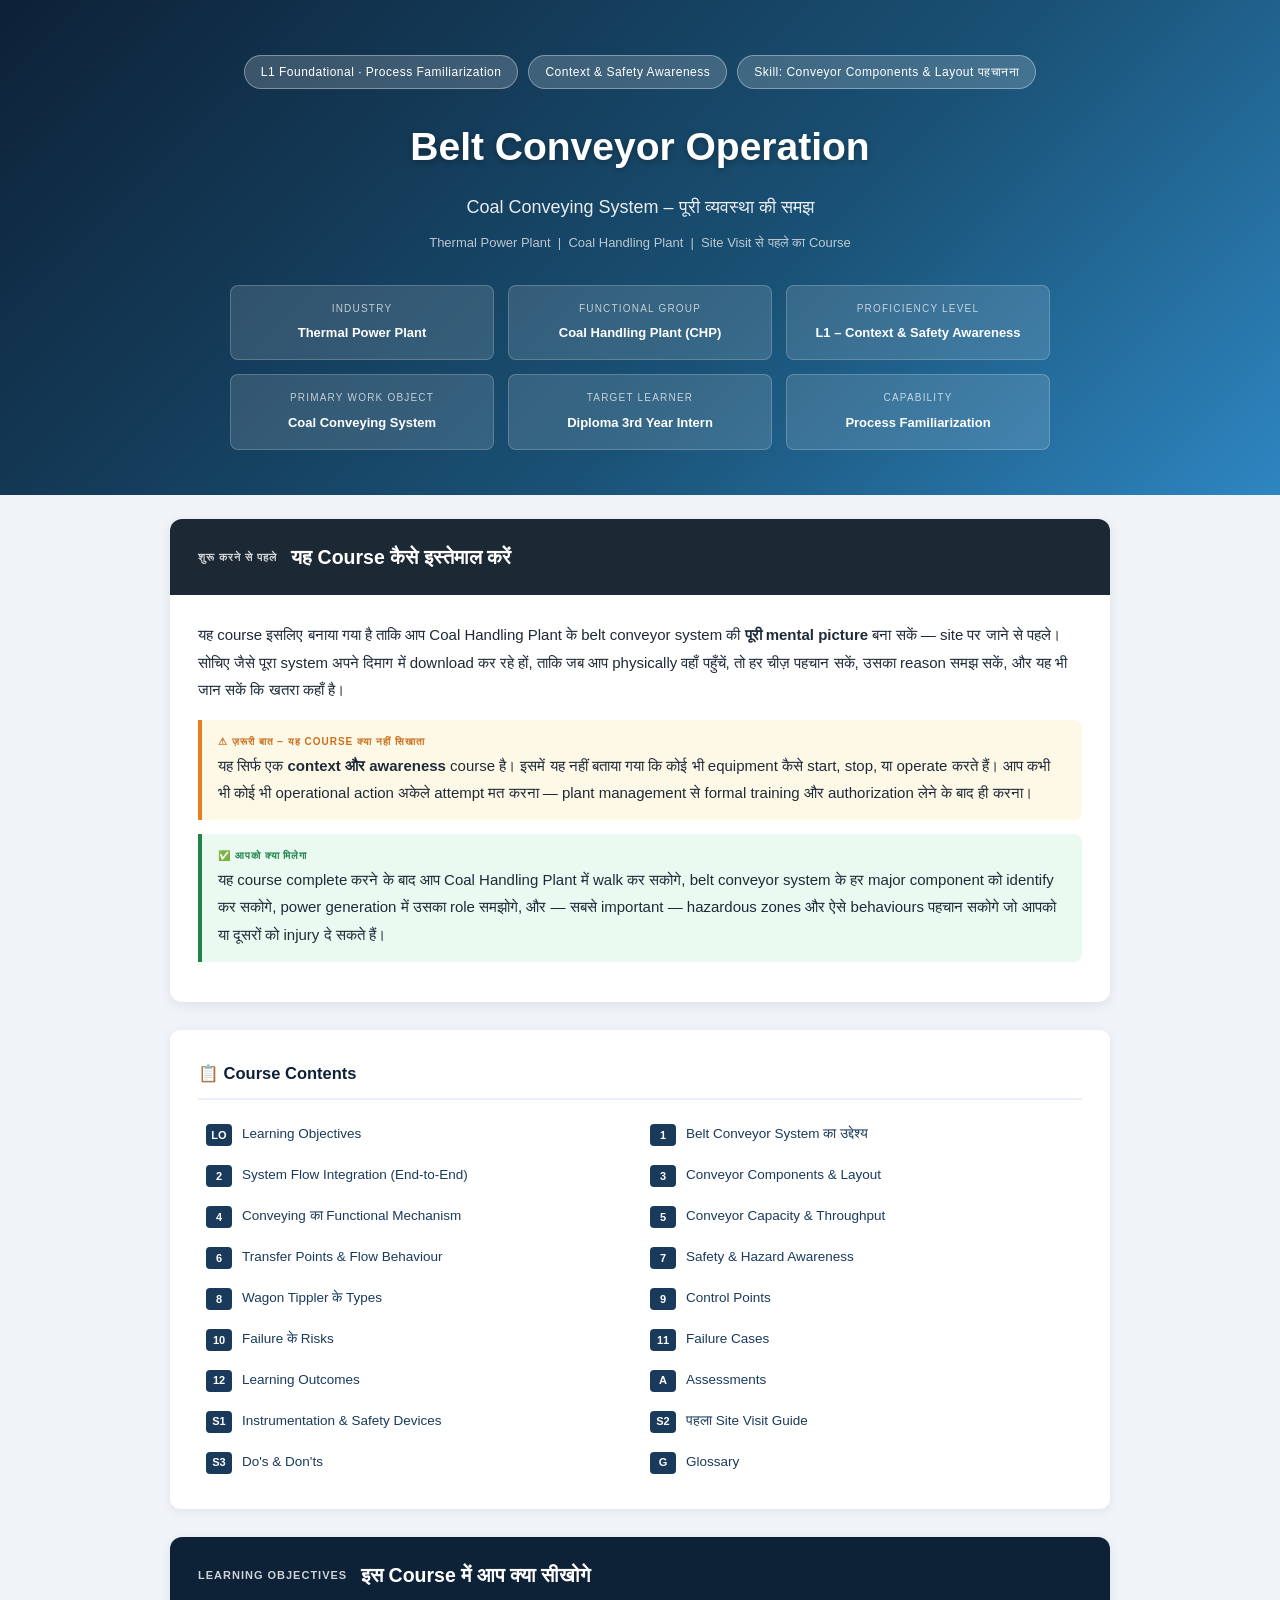
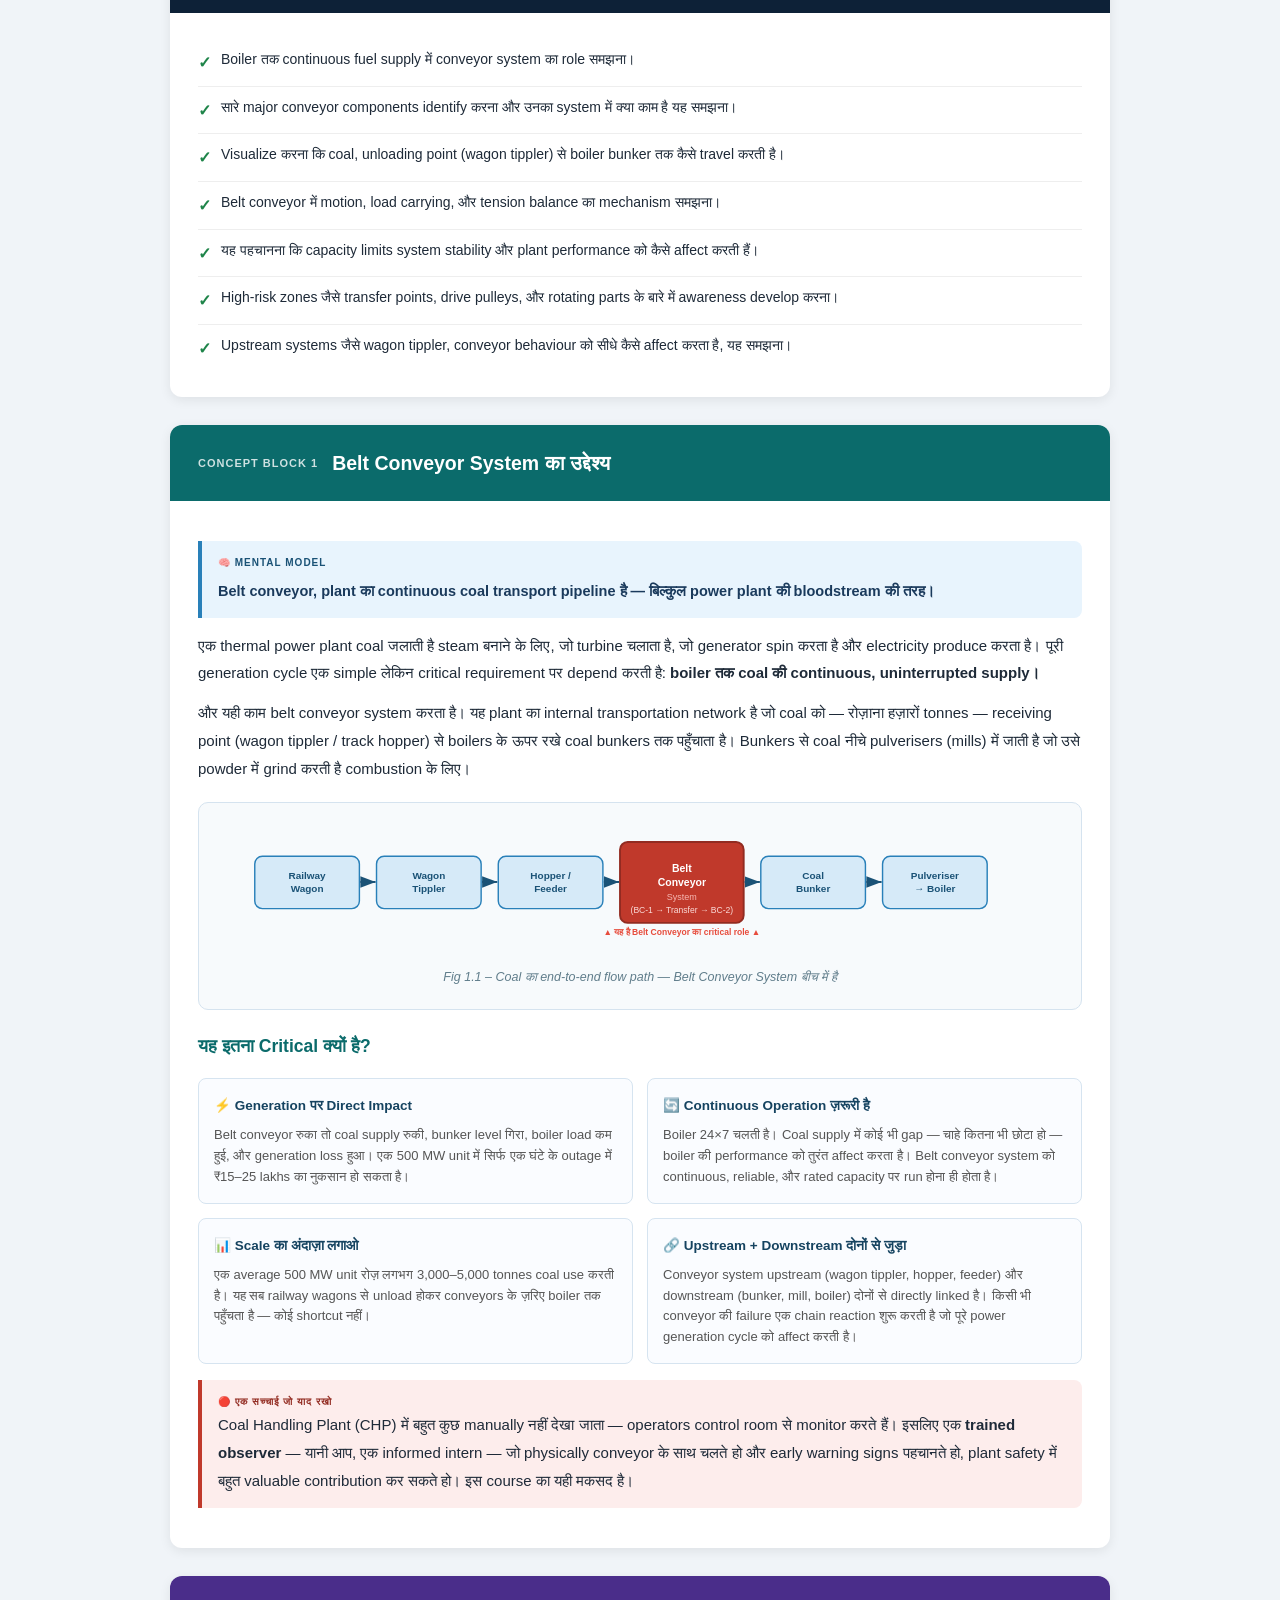
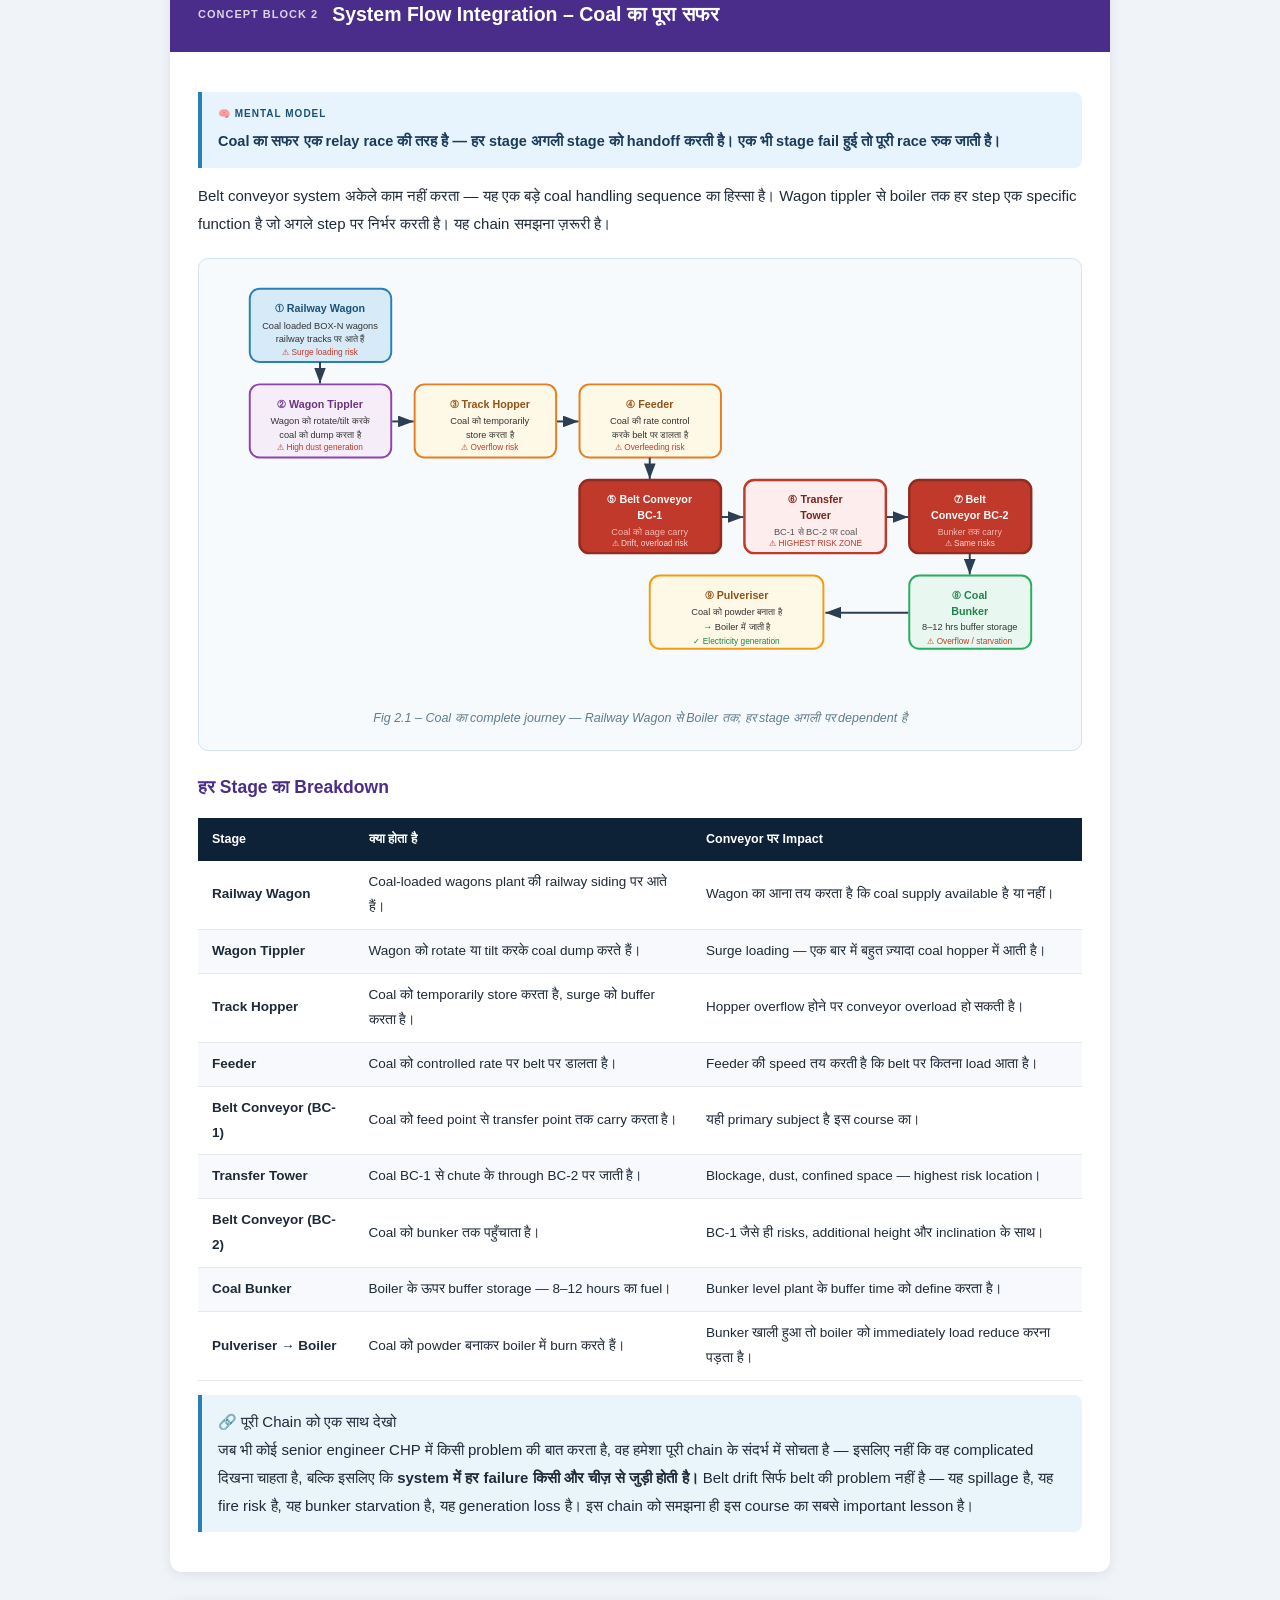
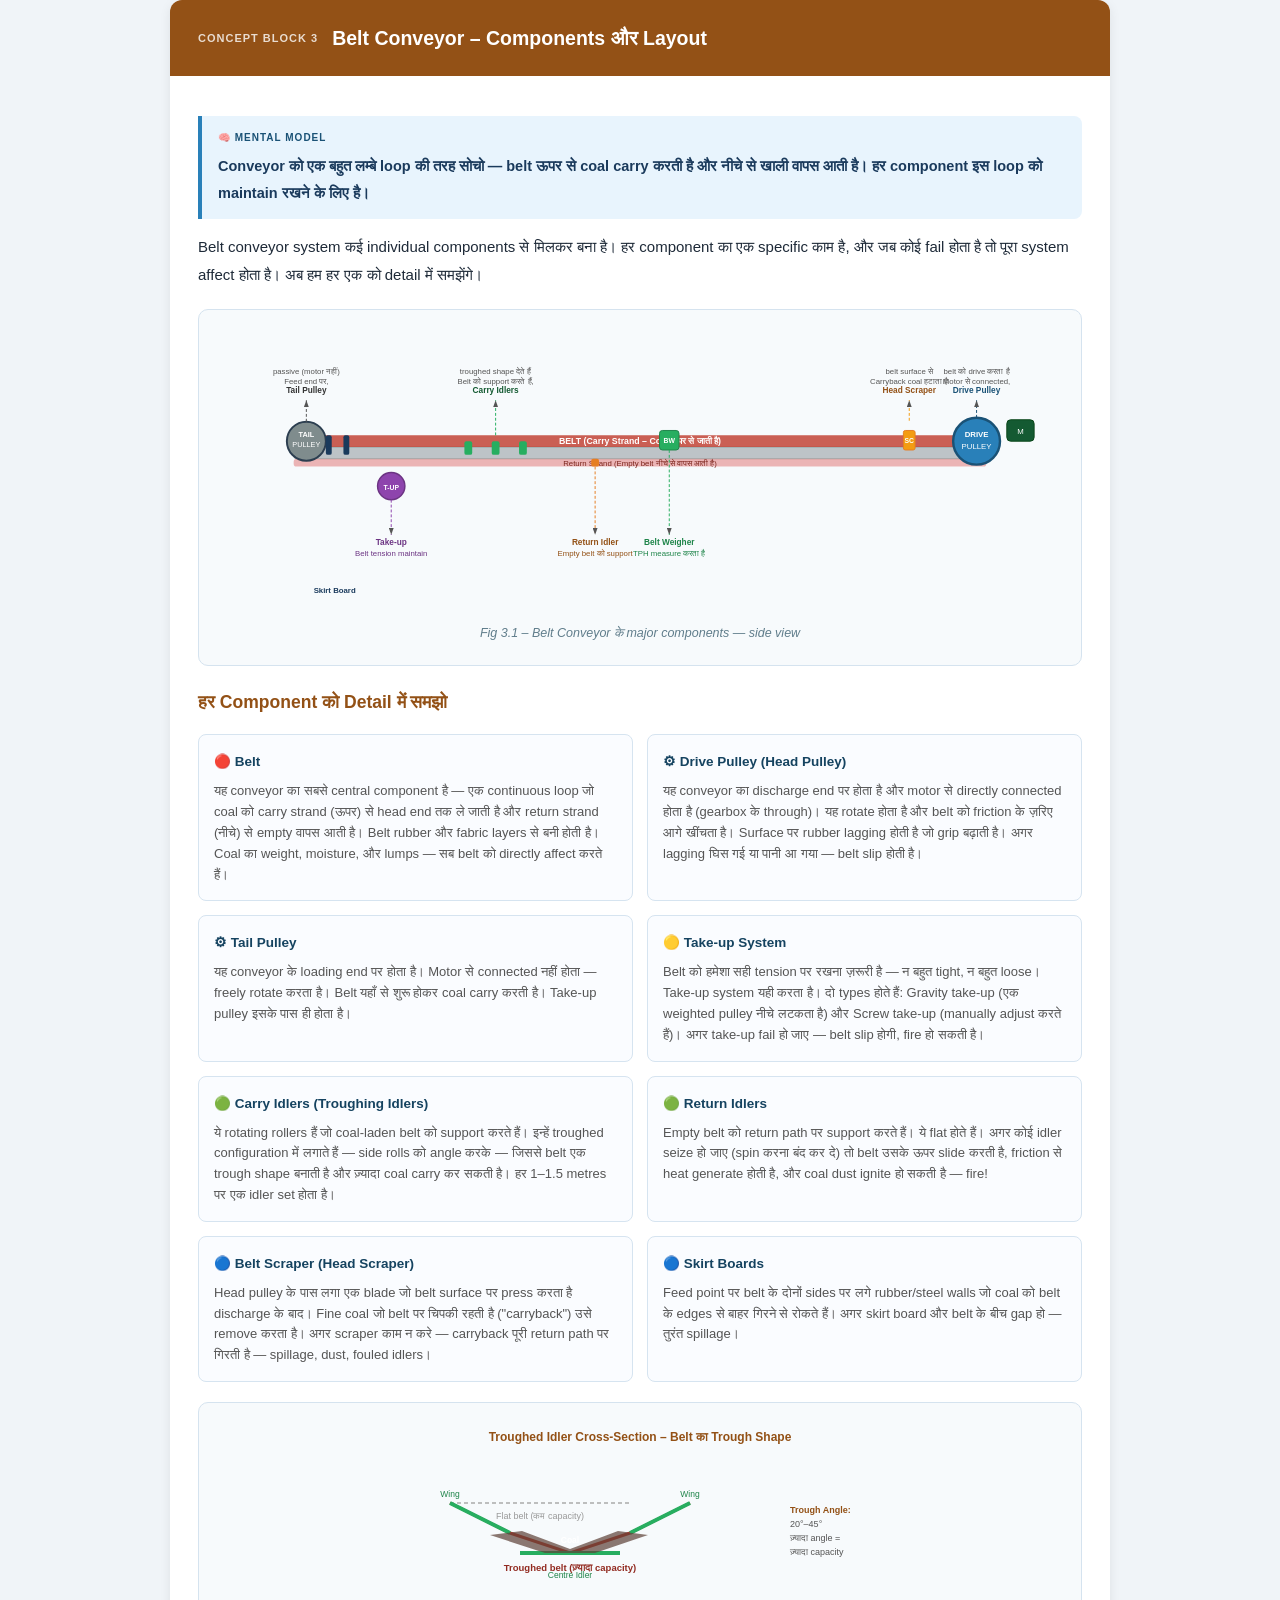
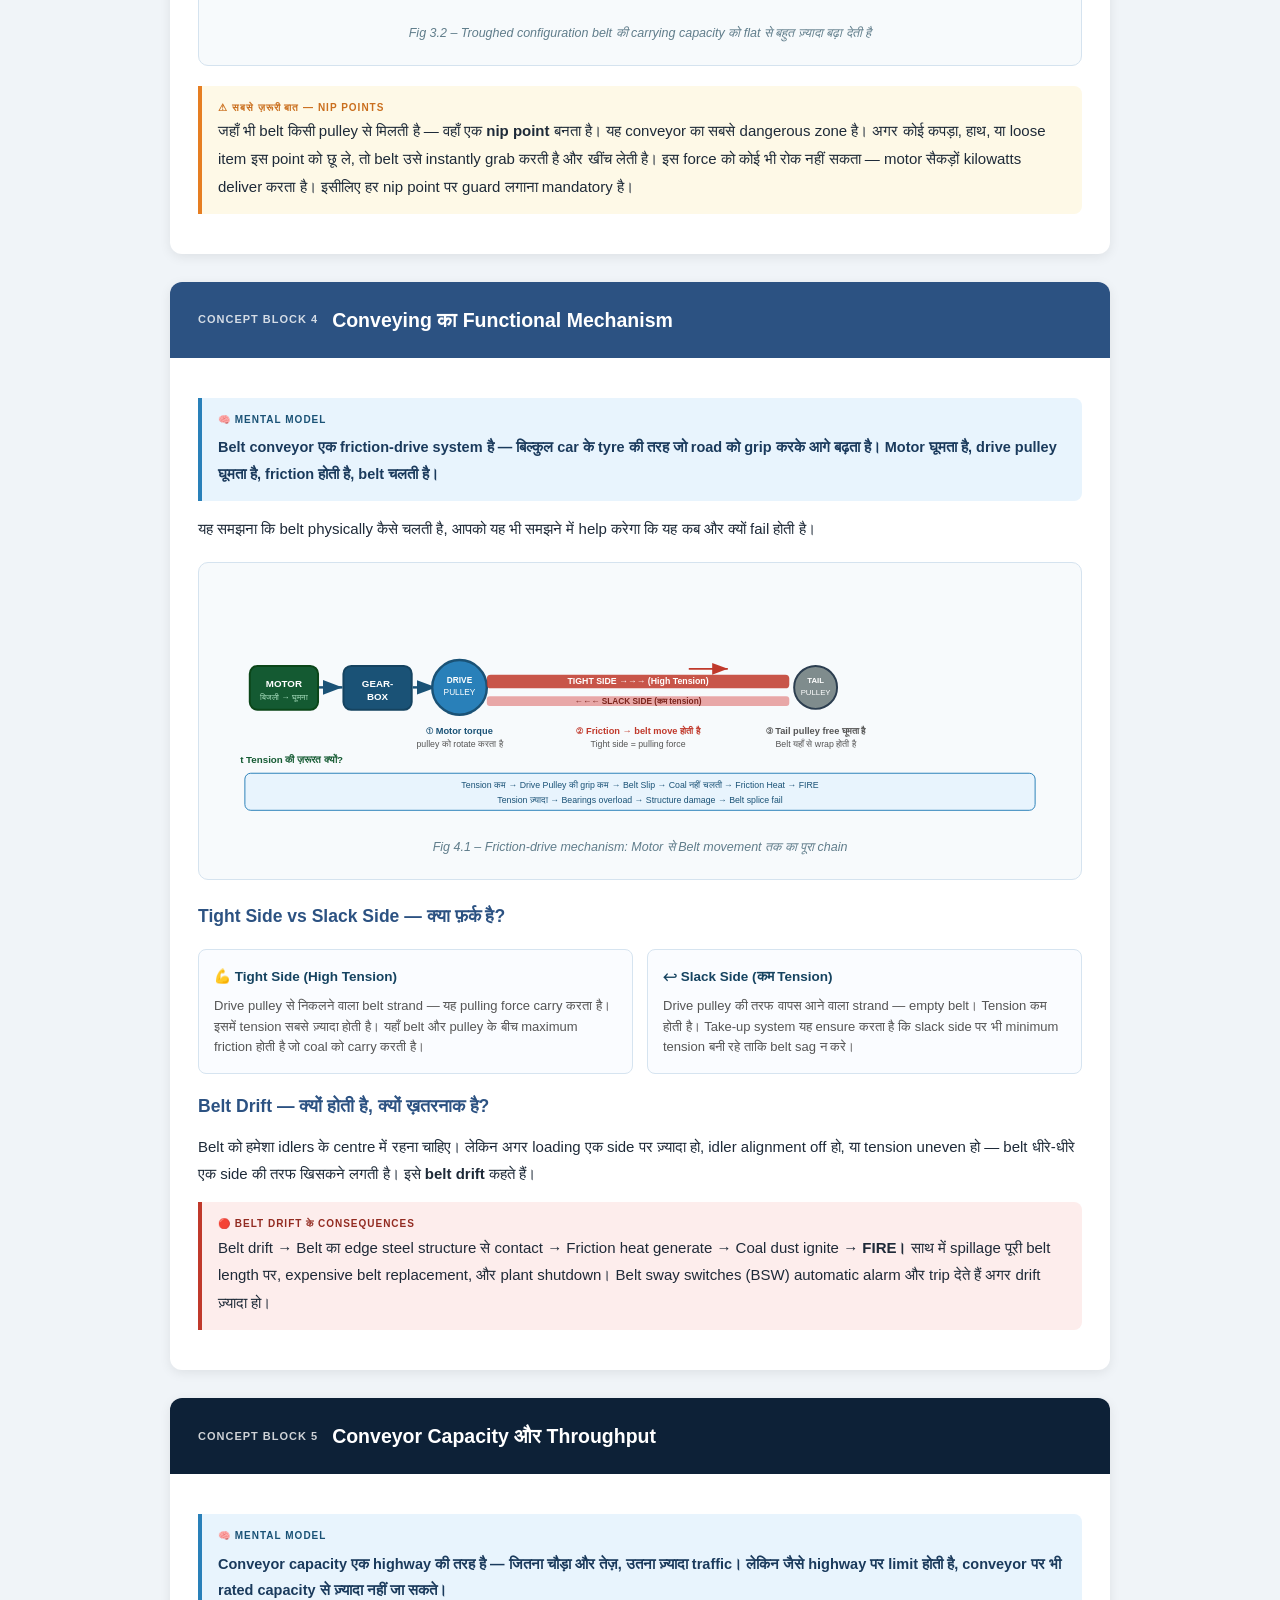
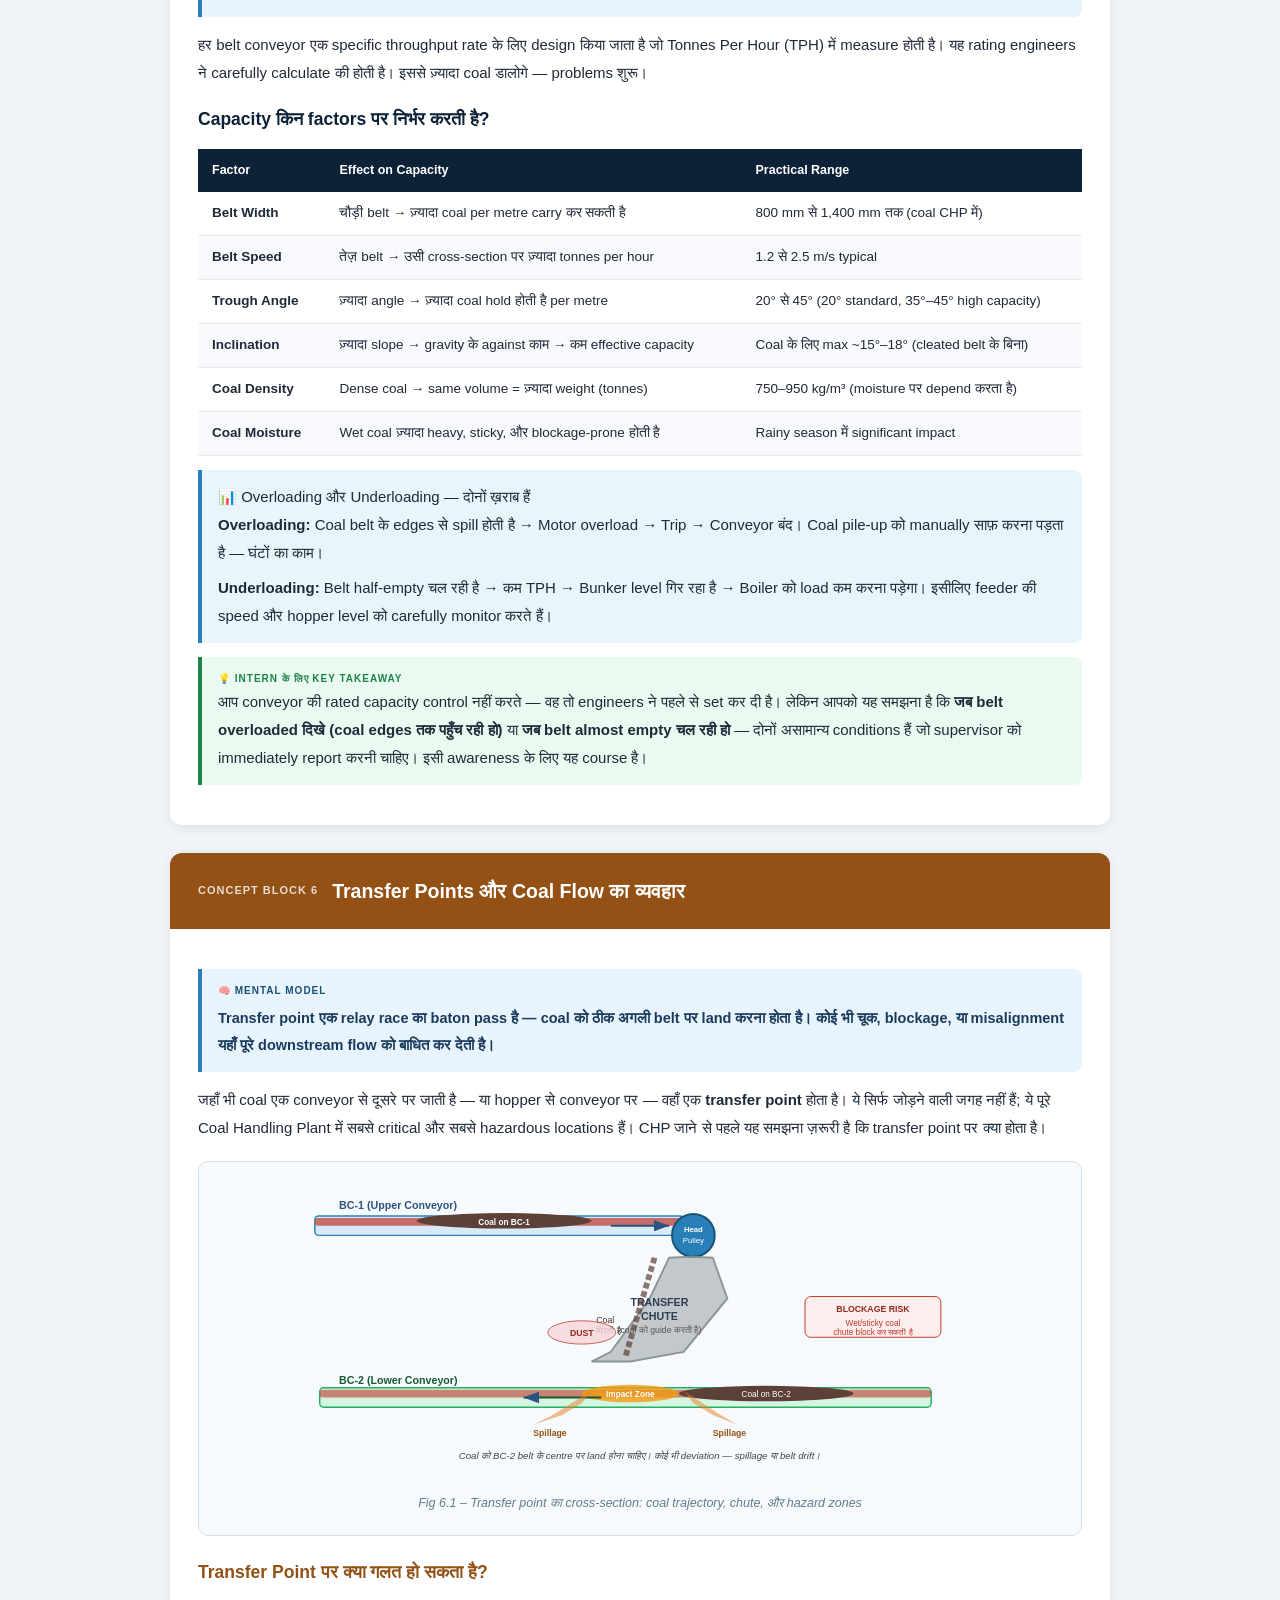
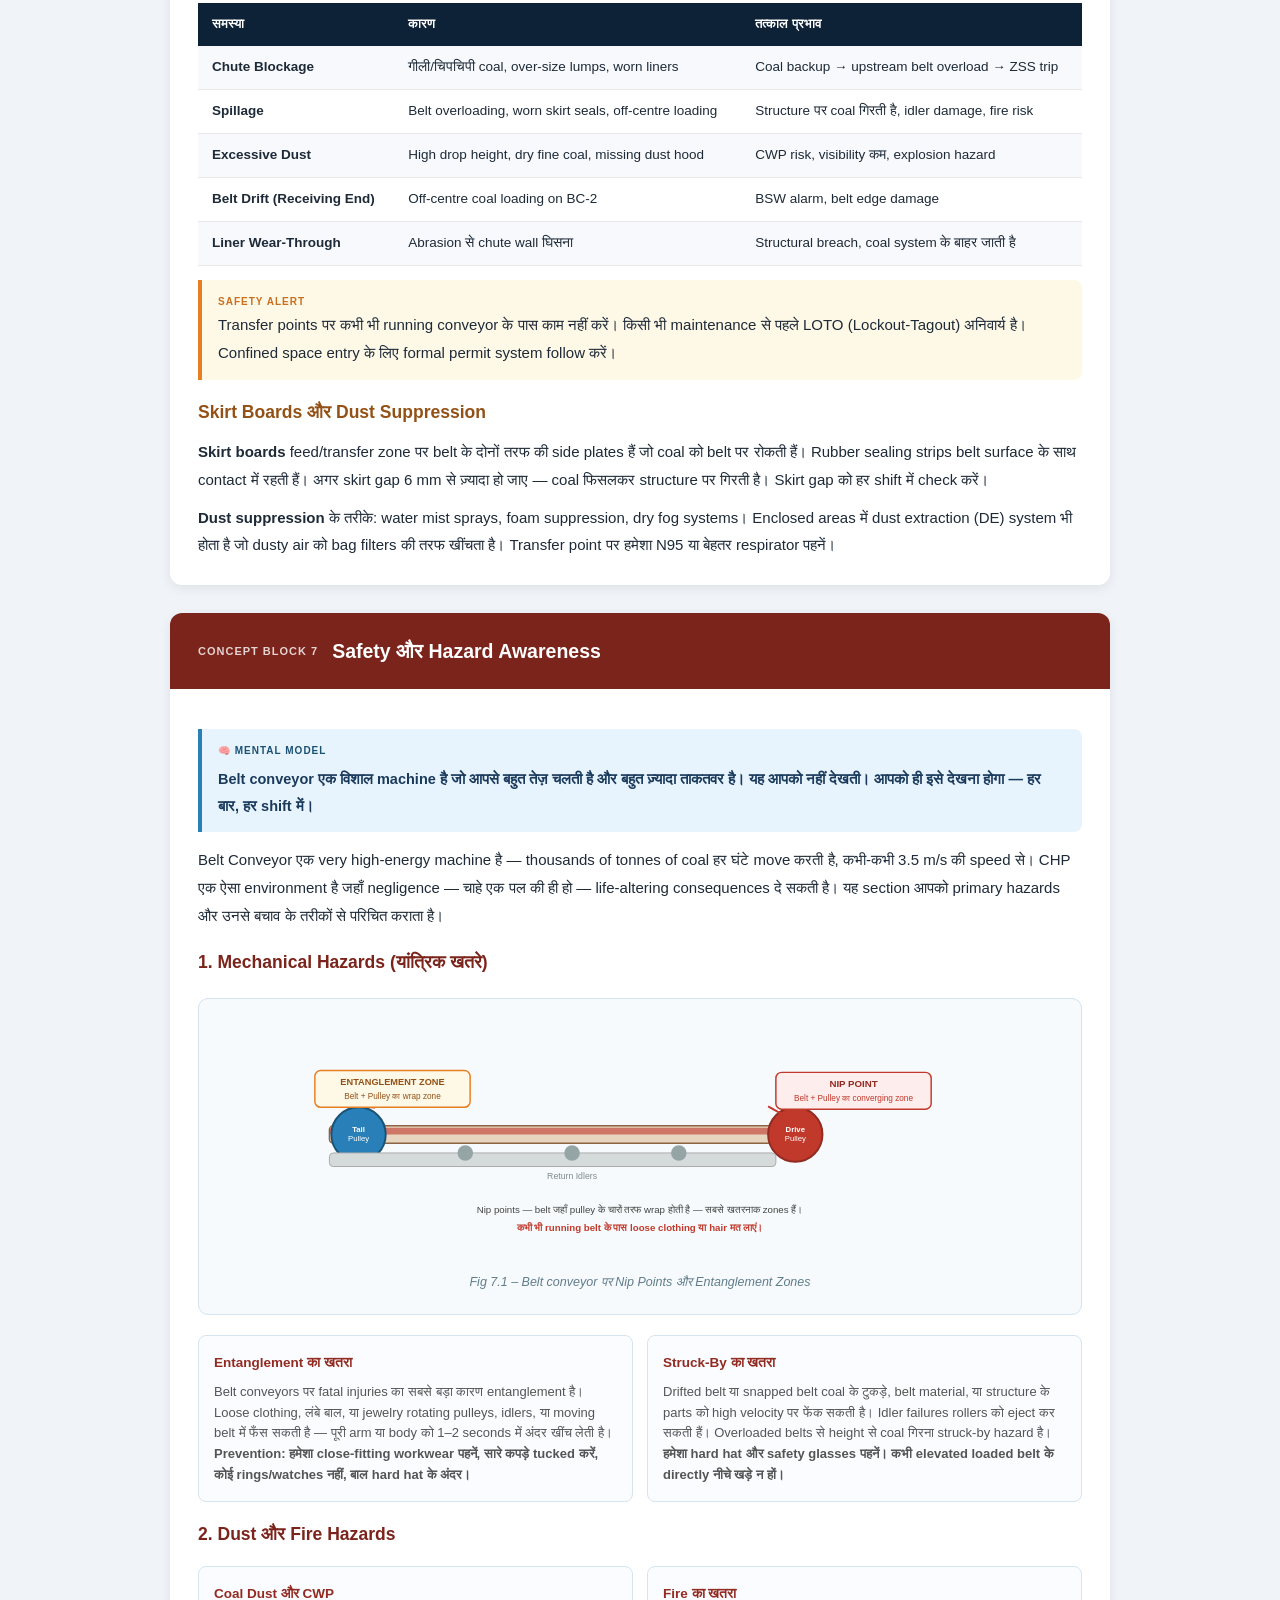
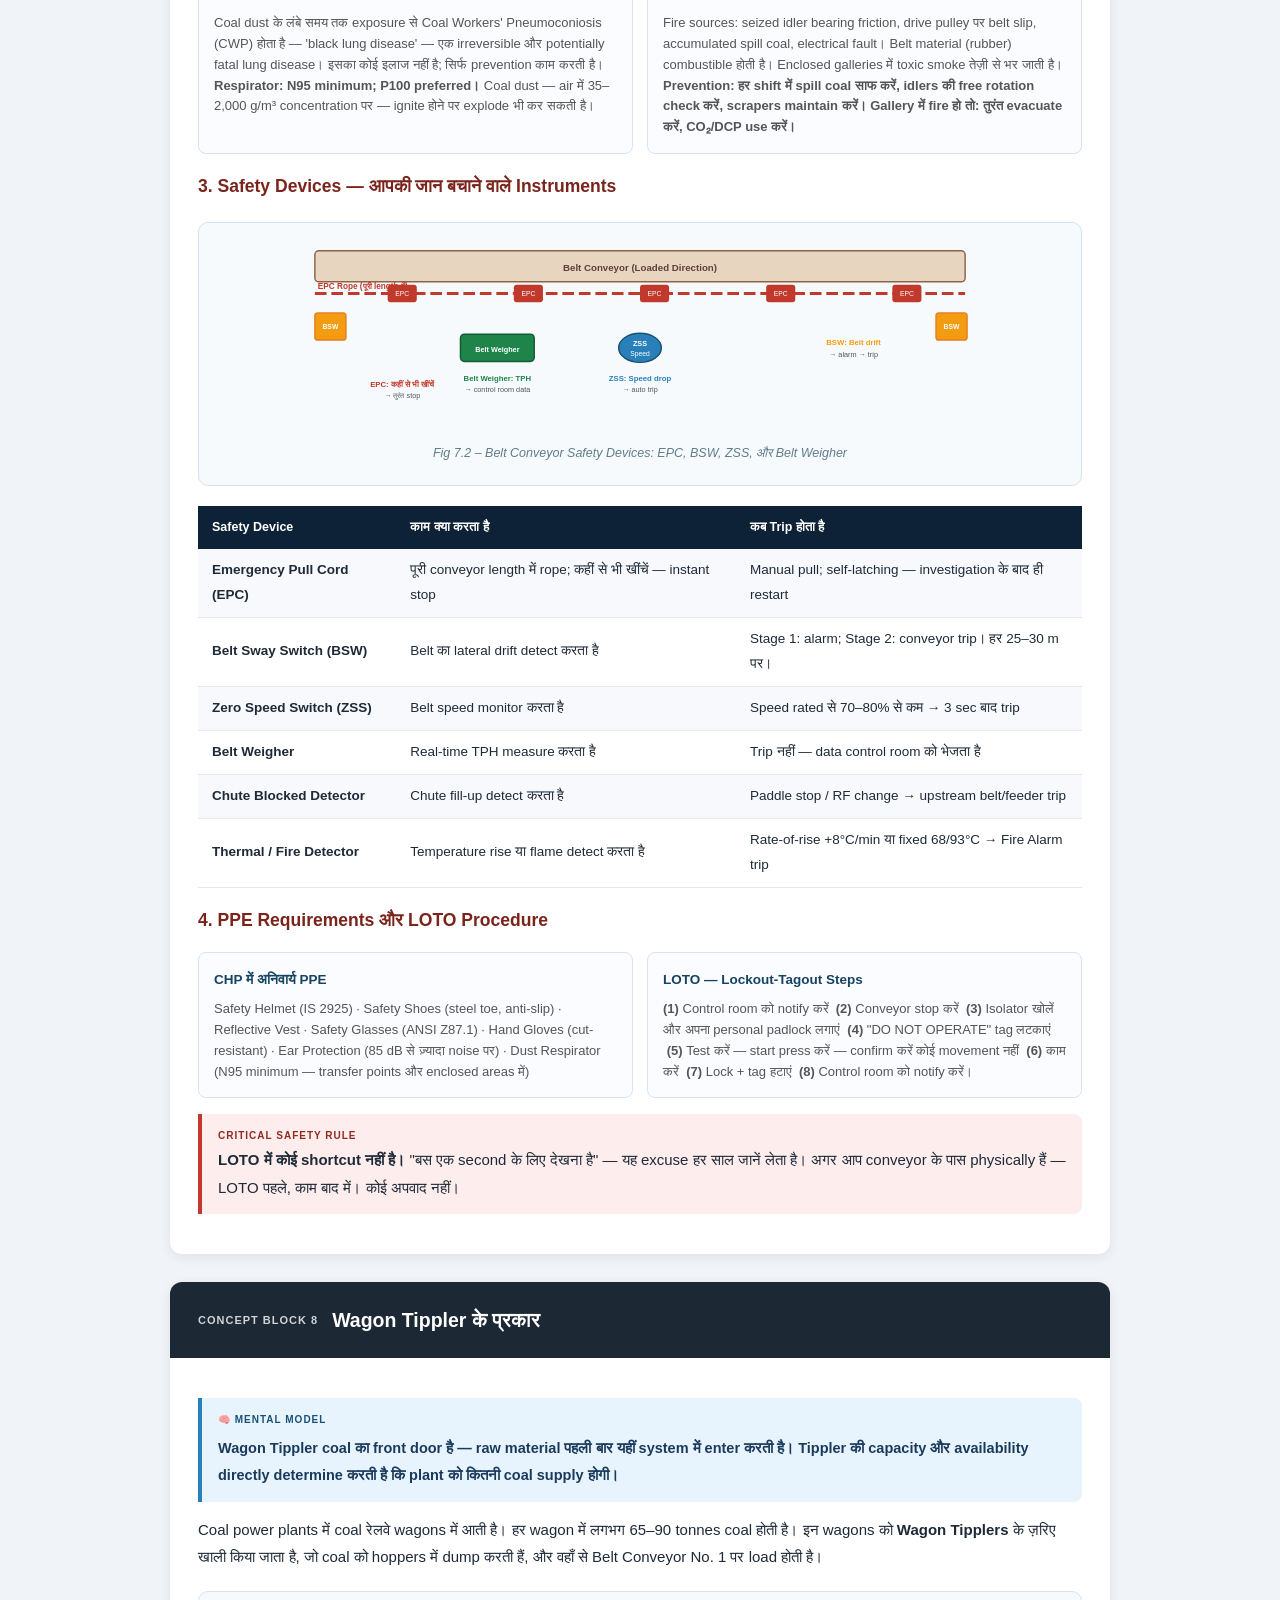
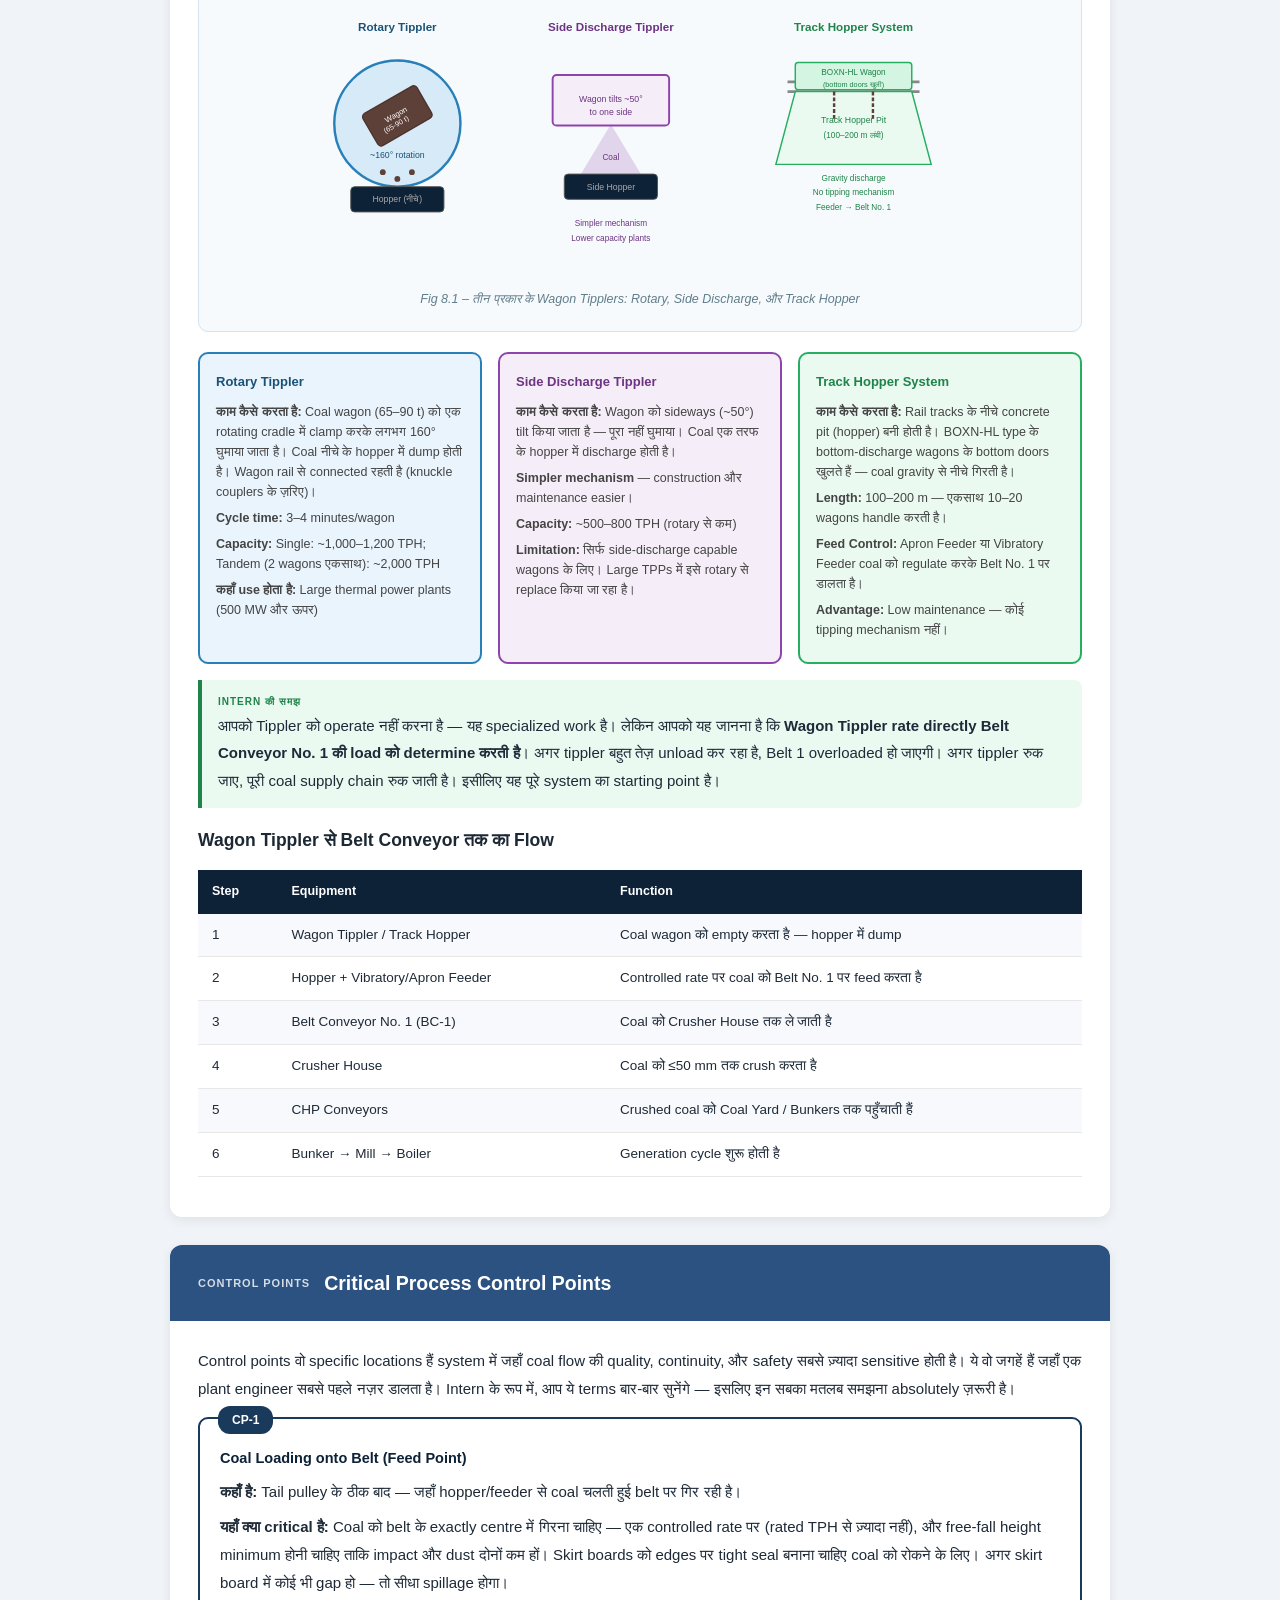
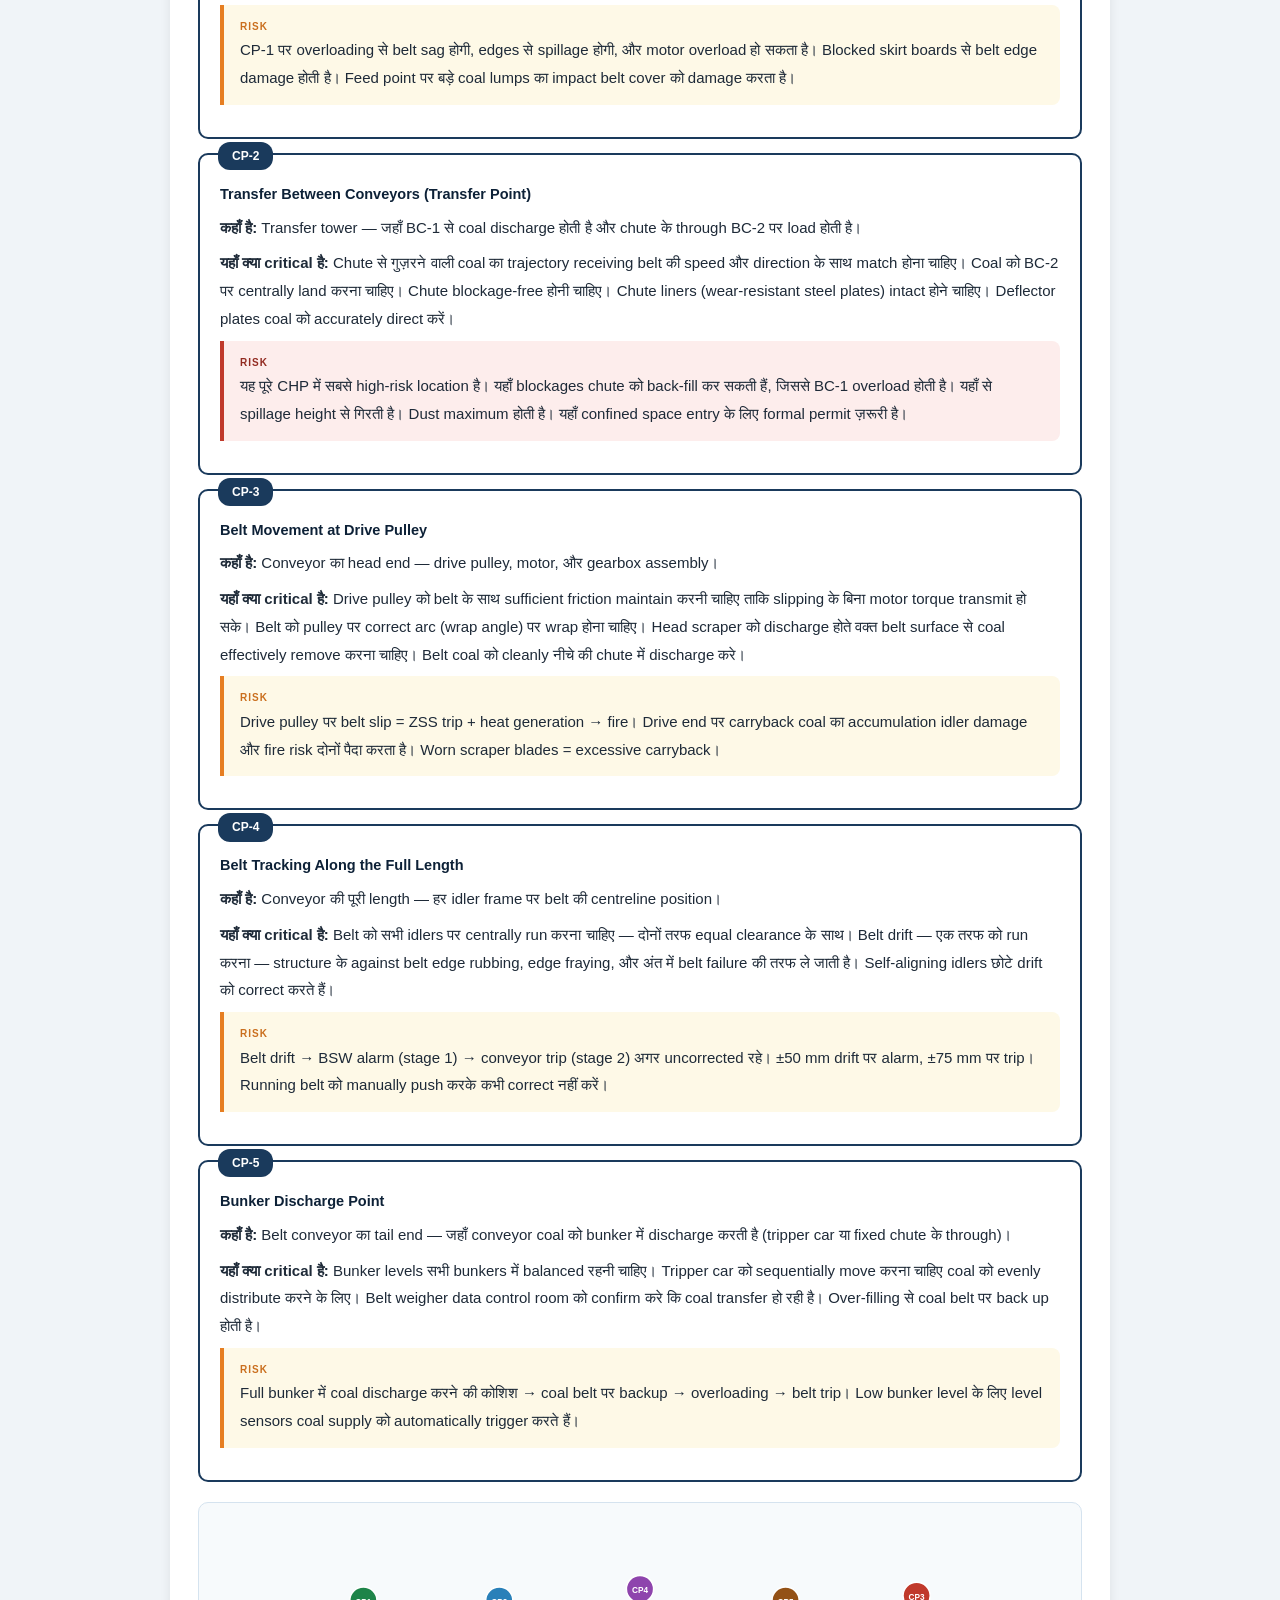
<file: Data/Belt_Conveyor_L1_Course_HINDI.html>
<!DOCTYPE html>
<html lang="hi">
<head>
<meta charset="UTF-8">
<meta name="viewport" content="width=device-width, initial-scale=1.0">
<title>Belt Conveyor Operation – L1 Foundational Course | CHP Training (Hindi)</title>
<style>
*{margin:0;padding:0;box-sizing:border-box}
body{font-family:'Mangal','Noto Sans Devanagari','Segoe UI',Arial,sans-serif;font-size:15px;line-height:1.85;color:#1e2a38;background:#f0f4f8}
.cover{background:linear-gradient(135deg,#0d2137 0%,#1a5276 60%,#2e86c1 100%);color:white;padding:55px 40px 45px;text-align:center}
.cover .badges{display:flex;justify-content:center;gap:10px;flex-wrap:wrap;margin-bottom:22px}
.cover .badge{background:rgba(255,255,255,0.18);border:1px solid rgba(255,255,255,0.35);padding:5px 16px;border-radius:20px;font-size:12px;letter-spacing:.5px}
.cover h1{font-size:2.6em;font-weight:800;margin-bottom:8px;text-shadow:0 2px 6px rgba(0,0,0,.3)}
.cover h2{font-size:1.2em;font-weight:400;opacity:.9;margin-bottom:6px}
.cover .sub{font-size:13px;opacity:.7;margin-bottom:30px}
.meta-grid{display:grid;grid-template-columns:repeat(3,1fr);gap:14px;max-width:820px;margin:0 auto}
.meta-item{background:rgba(255,255,255,0.13);border:1px solid rgba(255,255,255,0.2);padding:14px;border-radius:8px}
.meta-item .ml{font-size:10px;text-transform:uppercase;letter-spacing:1.2px;opacity:.7}
.meta-item .mv{font-size:13px;font-weight:700;margin-top:3px}
.wrap{max-width:980px;margin:0 auto;padding:24px 20px}
.toc-box{background:white;border-radius:10px;padding:28px;margin-bottom:28px;box-shadow:0 2px 10px rgba(0,0,0,.07)}
.toc-box h3{color:#0d2137;font-size:1.1em;border-bottom:2px solid #e8f0fe;padding-bottom:10px;margin-bottom:16px}
.toc-grid{display:grid;grid-template-columns:1fr 1fr;gap:4px}
.toc-row{display:flex;align-items:center;gap:10px;padding:6px 8px;border-radius:5px;font-size:13.5px;color:#1a3a5c;text-decoration:none}
.toc-row:hover{background:#eef2ff}
.toc-n{background:#1a3a5c;color:white;border-radius:4px;min-width:26px;height:22px;display:flex;align-items:center;justify-content:center;font-size:11px;font-weight:700}
.mod{background:white;border-radius:12px;margin-bottom:28px;box-shadow:0 3px 12px rgba(0,0,0,.08);overflow:hidden}
.mod-hdr{padding:20px 28px;display:flex;align-items:center;gap:14px}
.mod-hdr .cb-tag{font-size:11px;font-weight:700;text-transform:uppercase;letter-spacing:1px;opacity:.8;white-space:nowrap}
.mod-hdr h2{font-size:1.3em;font-weight:800}
.mod-body{padding:26px 28px}
.c-navy .mod-hdr{background:#0d2137;color:white}
.c-teal .mod-hdr{background:#0b6b6b;color:white}
.c-purple .mod-hdr{background:#4a2d8a;color:white}
.c-slate .mod-hdr{background:#2c5282;color:white}
.c-green .mod-hdr{background:#145a32;color:white}
.c-red .mod-hdr{background:#7b241c;color:white}
.c-orange .mod-hdr{background:#935116;color:white}
.c-dark .mod-hdr{background:#1c2833;color:white}
.c-assess .mod-hdr{background:#1a4080;color:white}
.mental{background:#e8f4fd;border-left:4px solid #2980b9;padding:13px 16px;border-radius:0 8px 8px 0;margin:14px 0}
.mental .lbl{font-size:10px;text-transform:uppercase;color:#1a5276;font-weight:800;letter-spacing:1px}
.mental p{margin-top:5px;font-size:14.5px;color:#1a3a5c;font-weight:600}
.warn{background:#fef9e7;border-left:4px solid #e67e22;padding:13px 16px;border-radius:0 8px 8px 0;margin:14px 0}
.warn .lbl{font-size:10px;text-transform:uppercase;color:#ca6f1e;font-weight:800;letter-spacing:1px}
.danger{background:#fdedec;border-left:4px solid #c0392b;padding:13px 16px;border-radius:0 8px 8px 0;margin:14px 0}
.danger .lbl{font-size:10px;text-transform:uppercase;color:#922b21;font-weight:800;letter-spacing:1px}
.key{background:#eafaf1;border-left:4px solid #1e8449;padding:13px 16px;border-radius:0 8px 8px 0;margin:14px 0}
.key .lbl{font-size:10px;text-transform:uppercase;color:#1e8449;font-weight:800;letter-spacing:1px}
.info{background:#eaf4fb;border-left:4px solid #2980b9;padding:13px 16px;border-radius:0 8px 8px 0;margin:14px 0}
.diag{background:#f7fafc;border:1px solid #d5e3ef;border-radius:10px;padding:20px;margin:20px 0;text-align:center}
.diag svg{max-width:100%;height:auto}
.diag .cap{font-size:12.5px;color:#607d8b;font-style:italic;margin-top:10px}
.cg{display:grid;grid-template-columns:1fr 1fr;gap:14px;margin:16px 0}
.cc{border:1px solid #d6e4f0;border-radius:8px;padding:15px;background:#fafcff}
.cc h4{color:#154360;font-size:13.5px;margin-bottom:6px;display:flex;align-items:center;gap:7px}
.cc p{font-size:13px;color:#555;line-height:1.6}
.tg{display:grid;grid-template-columns:repeat(3,1fr);gap:16px;margin:16px 0}
.tc{border-radius:10px;padding:16px;border:2px solid #ccc}
.tc.rot{border-color:#2980b9;background:#eaf4fd}
.tc.side{border-color:#8e44ad;background:#f5eef8}
.tc.track{border-color:#27ae60;background:#eafaf1}
.tc h4{font-size:13px;font-weight:800;margin-bottom:8px}
.tc.rot h4{color:#1a5276}
.tc.side h4{color:#6c3483}
.tc.track h4{color:#1e8449}
.tc p{font-size:12.5px;color:#444;line-height:1.6;margin-bottom:6px}
.cp-card{border:2px solid #1a3a5c;border-radius:10px;padding:18px 20px;margin:14px 0;position:relative}
.cp-badge{position:absolute;top:-13px;left:18px;background:#1a3a5c;color:white;padding:3px 14px;border-radius:12px;font-size:12px;font-weight:700}
.cp-card h4{color:#0d2137;font-size:14.5px;margin:8px 0 6px}
.fc{background:#fdf2f2;border:1px solid #e5b8b8;border-radius:8px;padding:15px 18px;margin:10px 0;display:flex;gap:14px;align-items:flex-start}
.fc-n{background:#c0392b;color:white;border-radius:50%;width:30px;height:30px;display:flex;align-items:center;justify-content:center;font-weight:800;font-size:13px;flex-shrink:0;margin-top:2px}
.fc h4{color:#922b21;font-size:13.5px;margin-bottom:4px}
.fc p{font-size:13px;color:#555}
.qblock{background:white;border:1px solid #dde5ff;border-radius:8px;padding:18px;margin:12px 0}
.qtype{font-size:10px;text-transform:uppercase;color:#4a6cf7;font-weight:800;letter-spacing:1px;margin-bottom:5px}
.qtext{font-size:14.5px;color:#0d2137;font-weight:700;margin-bottom:11px}
.qopts{list-style:none;display:flex;flex-direction:column;gap:6px}
.qopts li{padding:8px 13px;border:1px solid #ddd;border-radius:5px;font-size:13.5px;cursor:pointer;transition:all .15s}
.qopts li:hover{background:#eef2ff;border-color:#4a6cf7}
.ans{background:#e9f7ef;border:1px solid #abebc6;border-radius:5px;padding:9px 14px;font-size:13px;margin-top:10px}
.ans .al{color:#1d8348;font-weight:800;font-size:10px;text-transform:uppercase;letter-spacing:1px;display:block;margin-bottom:3px}
.section-hdr{background:#e8ecf5;border-radius:6px;padding:10px 16px;font-size:12px;font-weight:800;color:#2c3e70;text-transform:uppercase;letter-spacing:1px;margin:20px 0 12px}
table{width:100%;border-collapse:collapse;margin:14px 0;font-size:13.5px}
th{background:#0d2137;color:white;padding:10px 14px;text-align:left;font-size:12.5px}
td{padding:9px 14px;border-bottom:1px solid #e8e8e8}
tr:nth-child(even) td{background:#f8f9fc}
.lo-list{list-style:none;padding:0}
.lo-list li{display:flex;gap:10px;padding:8px 0;border-bottom:1px solid #eee;font-size:14px;align-items:flex-start}
.lo-list li:last-child{border:none}
.lo-chk{color:#1e8449;font-weight:900;font-size:16px;flex-shrink:0;margin-top:1px}
.og{display:grid;grid-template-columns:1fr 1fr;gap:12px;margin:14px 0}
.oi{background:#eafaf1;border:1px solid #a9dfbf;border-radius:8px;padding:14px;display:flex;gap:10px;align-items:flex-start}
.oi .ic{font-size:22px;flex-shrink:0}
.oi p{font-size:13px;color:#1e6434}
hr.div{border:none;border-top:2px solid #e8ecf5;margin:22px 0}
@media(max-width:680px){.cg,.tg,.og,.toc-grid,.meta-grid{grid-template-columns:1fr}}
</style>
</head>
<body>

<!-- ══════════════════════════════════ COVER ══════════════════════════════════ -->
<div class="cover">
  <div class="badges">
    <span class="badge">L1 Foundational · Process Familiarization</span>
    <span class="badge">Context &amp; Safety Awareness</span>
    <span class="badge">Skill: Conveyor Components &amp; Layout पहचानना</span>
  </div>
  <h1>Belt Conveyor Operation</h1>
  <h2>Coal Conveying System – पूरी व्यवस्था की समझ</h2>
  <p class="sub">Thermal Power Plant &nbsp;|&nbsp; Coal Handling Plant &nbsp;|&nbsp; Site Visit से पहले का Course</p>
  <div class="meta-grid">
    <div class="meta-item"><div class="ml">Industry</div><div class="mv">Thermal Power Plant</div></div>
    <div class="meta-item"><div class="ml">Functional Group</div><div class="mv">Coal Handling Plant (CHP)</div></div>
    <div class="meta-item"><div class="ml">Proficiency Level</div><div class="mv">L1 – Context &amp; Safety Awareness</div></div>
    <div class="meta-item"><div class="ml">Primary Work Object</div><div class="mv">Coal Conveying System</div></div>
    <div class="meta-item"><div class="ml">Target Learner</div><div class="mv">Diploma 3rd Year Intern</div></div>
    <div class="meta-item"><div class="ml">Capability</div><div class="mv">Process Familiarization</div></div>
  </div>
</div>

<!-- WRAP -->
<div class="wrap">

<!-- INSTRUCTOR NOTE -->
<div class="mod c-dark">
  <div class="mod-hdr"><div class="cb-tag">शुरू करने से पहले</div><h2>यह Course कैसे इस्तेमाल करें</h2></div>
  <div class="mod-body">
    <p>यह course इसलिए बनाया गया है ताकि आप Coal Handling Plant के belt conveyor system की <strong>पूरी mental picture</strong> बना सकें — site पर जाने से पहले। सोचिए जैसे पूरा system अपने दिमाग में download कर रहे हों, ताकि जब आप physically वहाँ पहुँचें, तो हर चीज़ पहचान सकें, उसका reason समझ सकें, और यह भी जान सकें कि खतरा कहाँ है।</p>
    <div class="warn" style="margin-top:16px">
      <div class="lbl">⚠ ज़रूरी बात – यह Course क्या नहीं सिखाता</div>
      <p>यह सिर्फ एक <strong>context और awareness</strong> course है। इसमें यह नहीं बताया गया कि कोई भी equipment कैसे start, stop, या operate करते हैं। आप कभी भी कोई भी operational action अकेले attempt मत करना — plant management से formal training और authorization लेने के बाद ही करना।</p>
    </div>
    <div class="key" style="margin-top:10px">
      <div class="lbl">✅ आपको क्या मिलेगा</div>
      <p>यह course complete करने के बाद आप Coal Handling Plant में walk कर सकोगे, belt conveyor system के हर major component को identify कर सकोगे, power generation में उसका role समझोगे, और — सबसे important — hazardous zones और ऐसे behaviours पहचान सकोगे जो आपको या दूसरों को injury दे सकते हैं।</p>
    </div>
  </div>
</div>

<!-- TABLE OF CONTENTS -->
<div class="toc-box">
  <h3>📋 Course Contents</h3>
  <div class="toc-grid">
    <a class="toc-row" href="#lo"><span class="toc-n">LO</span> Learning Objectives</a>
    <a class="toc-row" href="#cb1"><span class="toc-n">1</span> Belt Conveyor System का उद्देश्य</a>
    <a class="toc-row" href="#cb2"><span class="toc-n">2</span> System Flow Integration (End-to-End)</a>
    <a class="toc-row" href="#cb3"><span class="toc-n">3</span> Conveyor Components &amp; Layout</a>
    <a class="toc-row" href="#cb4"><span class="toc-n">4</span> Conveying का Functional Mechanism</a>
    <a class="toc-row" href="#cb5"><span class="toc-n">5</span> Conveyor Capacity &amp; Throughput</a>
    <a class="toc-row" href="#cb6"><span class="toc-n">6</span> Transfer Points &amp; Flow Behaviour</a>
    <a class="toc-row" href="#cb7"><span class="toc-n">7</span> Safety &amp; Hazard Awareness</a>
    <a class="toc-row" href="#cb8"><span class="toc-n">8</span> Wagon Tippler के Types</a>
    <a class="toc-row" href="#cp"><span class="toc-n">9</span> Control Points</a>
    <a class="toc-row" href="#risk"><span class="toc-n">10</span> Failure के Risks</a>
    <a class="toc-row" href="#fc"><span class="toc-n">11</span> Failure Cases</a>
    <a class="toc-row" href="#outcomes"><span class="toc-n">12</span> Learning Outcomes</a>
    <a class="toc-row" href="#assess"><span class="toc-n">A</span> Assessments</a>
    <a class="toc-row" href="#instr"><span class="toc-n">S1</span> Instrumentation &amp; Safety Devices</a>
    <a class="toc-row" href="#site"><span class="toc-n">S2</span> पहला Site Visit Guide</a>
    <a class="toc-row" href="#dos"><span class="toc-n">S3</span> Do's &amp; Don'ts</a>
    <a class="toc-row" href="#glossary"><span class="toc-n">G</span> Glossary</a>
  </div>
</div>

<!-- LEARNING OBJECTIVES -->
<div class="mod c-navy" id="lo">
  <div class="mod-hdr"><div class="cb-tag">Learning Objectives</div><h2>इस Course में आप क्या सीखोगे</h2></div>
  <div class="mod-body">
    <ul class="lo-list">
      <li><span class="lo-chk">✓</span> Boiler तक continuous fuel supply में conveyor system का role समझना।</li>
      <li><span class="lo-chk">✓</span> सारे major conveyor components identify करना और उनका system में क्या काम है यह समझना।</li>
      <li><span class="lo-chk">✓</span> Visualize करना कि coal, unloading point (wagon tippler) से boiler bunker तक कैसे travel करती है।</li>
      <li><span class="lo-chk">✓</span> Belt conveyor में motion, load carrying, और tension balance का mechanism समझना।</li>
      <li><span class="lo-chk">✓</span> यह पहचानना कि capacity limits system stability और plant performance को कैसे affect करती हैं।</li>
      <li><span class="lo-chk">✓</span> High-risk zones जैसे transfer points, drive pulleys, और rotating parts के बारे में awareness develop करना।</li>
      <li><span class="lo-chk">✓</span> Upstream systems जैसे wagon tippler, conveyor behaviour को सीधे कैसे affect करता है, यह समझना।</li>
    </ul>
  </div>
</div>

<!-- ═══════════ CB1 ═══════════ -->
<div class="mod c-teal" id="cb1">
  <div class="mod-hdr"><div class="cb-tag">Concept Block 1</div><h2>Belt Conveyor System का उद्देश्य</h2></div>
  <div class="mod-body">
    <div class="mental">
      <div class="lbl">🧠 Mental Model</div>
      <p>Belt conveyor, plant का continuous coal transport pipeline है — बिल्कुल power plant की bloodstream की तरह।</p>
    </div>
    <p>एक thermal power plant coal जलाती है steam बनाने के लिए, जो turbine चलाता है, जो generator spin करता है और electricity produce करता है। पूरी generation cycle एक simple लेकिन critical requirement पर depend करती है: <strong>boiler तक coal की continuous, uninterrupted supply।</strong></p>
    <p style="margin-top:12px">और यही काम belt conveyor system करता है। यह plant का internal transportation network है जो coal को — रोज़ाना हज़ारों tonnes — receiving point (wagon tippler / track hopper) से boilers के ऊपर रखे coal bunkers तक पहुँचाता है। Bunkers से coal नीचे pulverisers (mills) में जाती है जो उसे powder में grind करती है combustion के लिए।</p>

    <div class="diag">
      <svg viewBox="0 0 820 130" xmlns="http://www.w3.org/2000/svg" style="max-width:780px">
        <defs><marker id="arr1" markerWidth="8" markerHeight="6" refX="8" refY="3" orient="auto"><polygon points="0 0, 8 3, 0 6" fill="#1a5276"/></marker></defs>
        <rect x="5" y="35" width="110" height="55" rx="8" fill="#d6eaf8" stroke="#2980b9" stroke-width="1.5"/>
        <text x="60" y="59" text-anchor="middle" font-size="10.5" font-weight="700" fill="#1a5276">Railway</text>
        <text x="60" y="73" text-anchor="middle" font-size="10.5" font-weight="700" fill="#1a5276">Wagon</text>
        <line x1="116" y1="62" x2="132" y2="62" stroke="#1a5276" stroke-width="2" marker-end="url(#arr1)"/>
        <rect x="133" y="35" width="110" height="55" rx="8" fill="#d6eaf8" stroke="#2980b9" stroke-width="1.5"/>
        <text x="188" y="59" text-anchor="middle" font-size="10.5" font-weight="700" fill="#1a5276">Wagon</text>
        <text x="188" y="73" text-anchor="middle" font-size="10.5" font-weight="700" fill="#1a5276">Tippler</text>
        <line x1="244" y1="62" x2="260" y2="62" stroke="#1a5276" stroke-width="2" marker-end="url(#arr1)"/>
        <rect x="261" y="35" width="110" height="55" rx="8" fill="#d6eaf8" stroke="#2980b9" stroke-width="1.5"/>
        <text x="316" y="59" text-anchor="middle" font-size="10.5" font-weight="700" fill="#1a5276">Hopper /</text>
        <text x="316" y="73" text-anchor="middle" font-size="10.5" font-weight="700" fill="#1a5276">Feeder</text>
        <line x1="372" y1="62" x2="388" y2="62" stroke="#1a5276" stroke-width="2" marker-end="url(#arr1)"/>
        <rect x="389" y="20" width="130" height="85" rx="8" fill="#c0392b" stroke="#922b21" stroke-width="2"/>
        <text x="454" y="51" text-anchor="middle" font-size="11" font-weight="800" fill="white">Belt</text>
        <text x="454" y="66" text-anchor="middle" font-size="11" font-weight="800" fill="white">Conveyor</text>
        <text x="454" y="81" text-anchor="middle" font-size="9.5" fill="#f5b7b1">System</text>
        <text x="454" y="95" text-anchor="middle" font-size="9" fill="#fadbd8">(BC-1 → Transfer → BC-2)</text>
        <line x1="520" y1="62" x2="536" y2="62" stroke="#1a5276" stroke-width="2" marker-end="url(#arr1)"/>
        <rect x="537" y="35" width="110" height="55" rx="8" fill="#d6eaf8" stroke="#2980b9" stroke-width="1.5"/>
        <text x="592" y="59" text-anchor="middle" font-size="10.5" font-weight="700" fill="#1a5276">Coal</text>
        <text x="592" y="73" text-anchor="middle" font-size="10.5" font-weight="700" fill="#1a5276">Bunker</text>
        <line x1="648" y1="62" x2="664" y2="62" stroke="#1a5276" stroke-width="2" marker-end="url(#arr1)"/>
        <rect x="665" y="35" width="110" height="55" rx="8" fill="#d6eaf8" stroke="#2980b9" stroke-width="1.5"/>
        <text x="720" y="59" text-anchor="middle" font-size="10.5" font-weight="700" fill="#1a5276">Pulveriser</text>
        <text x="720" y="73" text-anchor="middle" font-size="10.5" font-weight="700" fill="#1a5276">→ Boiler</text>
        <text x="454" y="118" text-anchor="middle" font-size="9" fill="#e74c3c" font-weight="700">▲ यह है Belt Conveyor का critical role ▲</text>
      </svg>
      <div class="cap">Fig 1.1 – Coal का end-to-end flow path — Belt Conveyor System बीच में है</div>
    </div>

    <h3 style="color:#0b6b6b;margin:16px 0 10px">यह इतना Critical क्यों है?</h3>
    <div class="cg">
      <div class="cc"><h4>⚡ Generation पर Direct Impact</h4><p>Belt conveyor रुका तो coal supply रुकी, bunker level गिरा, boiler load कम हुई, और generation loss हुआ। एक 500 MW unit में सिर्फ एक घंटे के outage में ₹15–25 lakhs का नुकसान हो सकता है।</p></div>
      <div class="cc"><h4>🔄 Continuous Operation ज़रूरी है</h4><p>Boiler 24×7 चलती है। Coal supply में कोई भी gap — चाहे कितना भी छोटा हो — boiler की performance को तुरंत affect करता है। Belt conveyor system को continuous, reliable, और rated capacity पर run होना ही होता है।</p></div>
      <div class="cc"><h4>📊 Scale का अंदाज़ा लगाओ</h4><p>एक average 500 MW unit रोज़ लगभग 3,000–5,000 tonnes coal use करती है। यह सब railway wagons से unload होकर conveyors के ज़रिए boiler तक पहुँचता है — कोई shortcut नहीं।</p></div>
      <div class="cc"><h4>🔗 Upstream + Downstream दोनों से जुड़ा</h4><p>Conveyor system upstream (wagon tippler, hopper, feeder) और downstream (bunker, mill, boiler) दोनों से directly linked है। किसी भी conveyor की failure एक chain reaction शुरू करती है जो पूरे power generation cycle को affect करती है।</p></div>
    </div>

    <div class="danger">
      <div class="lbl">🔴 एक सच्चाई जो याद रखो</div>
      <p>Coal Handling Plant (CHP) में बहुत कुछ manually नहीं देखा जाता — operators control room से monitor करते हैं। इसलिए एक <strong>trained observer</strong> — यानी आप, एक informed intern — जो physically conveyor के साथ चलते हो और early warning signs पहचानते हो, plant safety में बहुत valuable contribution कर सकते हो। इस course का यही मकसद है।</p>
    </div>
  </div>
</div>

<!-- ═══════════ CB2 ═══════════ -->
<div class="mod c-purple" id="cb2">
  <div class="mod-hdr"><div class="cb-tag">Concept Block 2</div><h2>System Flow Integration – Coal का पूरा सफर</h2></div>
  <div class="mod-body">
    <div class="mental">
      <div class="lbl">🧠 Mental Model</div>
      <p>Coal का सफर एक relay race की तरह है — हर stage अगली stage को handoff करती है। एक भी stage fail हुई तो पूरी race रुक जाती है।</p>
    </div>
    <p>Belt conveyor system अकेले काम नहीं करता — यह एक बड़े coal handling sequence का हिस्सा है। Wagon tippler से boiler तक हर step एक specific function है जो अगले step पर निर्भर करती है। यह chain समझना ज़रूरी है।</p>

    <div class="diag">
      <svg viewBox="0 0 820 420" xmlns="http://www.w3.org/2000/svg" style="max-width:800px">
        <defs>
          <marker id="a2" markerWidth="8" markerHeight="6" refX="8" refY="3" orient="auto"><polygon points="0 0,8 3,0 6" fill="#2c3e50"/></marker>
          <marker id="a2r" markerWidth="8" markerHeight="6" refX="8" refY="3" orient="auto"><polygon points="0 0,8 3,0 6" fill="#c0392b"/></marker>
        </defs>
        <!-- Stage 1: Railway Wagon -->
        <rect x="10" y="10" width="145" height="75" rx="10" fill="#d6eaf8" stroke="#2980b9" stroke-width="2"/>
        <text x="82" y="34" text-anchor="middle" font-size="11" font-weight="800" fill="#1a5276">① Railway Wagon</text>
        <text x="82" y="51" text-anchor="middle" font-size="9.5" fill="#333">Coal loaded BOX-N wagons</text>
        <text x="82" y="65" text-anchor="middle" font-size="9.5" fill="#333">railway tracks पर आते हैं</text>
        <text x="82" y="78" text-anchor="middle" font-size="8.5" fill="#c0392b">⚠ Surge loading risk</text>
        <!-- Arrow down -->
        <line x1="82" y1="85" x2="82" y2="107" stroke="#2c3e50" stroke-width="2" marker-end="url(#a2)"/>
        <!-- Stage 2: Wagon Tippler -->
        <rect x="10" y="108" width="145" height="75" rx="10" fill="#f5eef8" stroke="#8e44ad" stroke-width="2"/>
        <text x="82" y="132" text-anchor="middle" font-size="11" font-weight="800" fill="#6c3483">② Wagon Tippler</text>
        <text x="82" y="149" text-anchor="middle" font-size="9.5" fill="#333">Wagon को rotate/tilt करके</text>
        <text x="82" y="163" text-anchor="middle" font-size="9.5" fill="#333">coal को dump करता है</text>
        <text x="82" y="175" text-anchor="middle" font-size="8.5" fill="#c0392b">⚠ High dust generation</text>
        <!-- Arrow right -->
        <line x1="156" y1="146" x2="178" y2="146" stroke="#2c3e50" stroke-width="2" marker-end="url(#a2)"/>
        <!-- Stage 3: Hopper -->
        <rect x="179" y="108" width="145" height="75" rx="10" fill="#fef9e7" stroke="#e67e22" stroke-width="2"/>
        <text x="256" y="132" text-anchor="middle" font-size="11" font-weight="800" fill="#935116">③ Track Hopper</text>
        <text x="256" y="149" text-anchor="middle" font-size="9.5" fill="#333">Coal को temporarily</text>
        <text x="256" y="163" text-anchor="middle" font-size="9.5" fill="#333">store करता है</text>
        <text x="256" y="175" text-anchor="middle" font-size="8.5" fill="#c0392b">⚠ Overflow risk</text>
        <!-- Arrow right -->
        <line x1="325" y1="146" x2="347" y2="146" stroke="#2c3e50" stroke-width="2" marker-end="url(#a2)"/>
        <!-- Stage 4: Feeder -->
        <rect x="348" y="108" width="145" height="75" rx="10" fill="#fef9e7" stroke="#e67e22" stroke-width="2"/>
        <text x="420" y="132" text-anchor="middle" font-size="11" font-weight="800" fill="#935116">④ Feeder</text>
        <text x="420" y="149" text-anchor="middle" font-size="9.5" fill="#333">Coal की rate control</text>
        <text x="420" y="163" text-anchor="middle" font-size="9.5" fill="#333">करके belt पर डालता है</text>
        <text x="420" y="175" text-anchor="middle" font-size="8.5" fill="#c0392b">⚠ Overfeeding risk</text>
        <!-- Arrow down from feeder -->
        <line x1="420" y1="183" x2="420" y2="205" stroke="#2c3e50" stroke-width="2" marker-end="url(#a2)"/>
        <!-- Stage 5: BC-1 -->
        <rect x="348" y="206" width="145" height="75" rx="10" fill="#c0392b" stroke="#922b21" stroke-width="2.5"/>
        <text x="420" y="230" text-anchor="middle" font-size="11" font-weight="800" fill="white">⑤ Belt Conveyor</text>
        <text x="420" y="246" text-anchor="middle" font-size="11" font-weight="800" fill="white">BC-1</text>
        <text x="420" y="262" text-anchor="middle" font-size="9.5" fill="#f5b7b1">Coal को aage carry</text>
        <text x="420" y="274" text-anchor="middle" font-size="8.5" fill="#fadbd8">⚠ Drift, overload risk</text>
        <!-- Arrow right from BC-1 -->
        <line x1="494" y1="244" x2="516" y2="244" stroke="#2c3e50" stroke-width="2" marker-end="url(#a2)"/>
        <!-- Stage 6: Transfer Tower -->
        <rect x="517" y="206" width="145" height="75" rx="10" fill="#fdedec" stroke="#c0392b" stroke-width="2.5"/>
        <text x="590" y="230" text-anchor="middle" font-size="11" font-weight="800" fill="#7b241c">⑥ Transfer</text>
        <text x="590" y="246" text-anchor="middle" font-size="11" font-weight="800" fill="#7b241c">Tower</text>
        <text x="590" y="262" text-anchor="middle" font-size="9.5" fill="#555">BC-1 से BC-2 पर coal</text>
        <text x="590" y="274" text-anchor="middle" font-size="8.5" fill="#c0392b">⚠ HIGHEST RISK ZONE</text>
        <!-- Arrow right from Transfer -->
        <line x1="663" y1="244" x2="685" y2="244" stroke="#2c3e50" stroke-width="2" marker-end="url(#a2)"/>
        <!-- Stage 7: BC-2 -->
        <rect x="686" y="206" width="125" height="75" rx="10" fill="#c0392b" stroke="#922b21" stroke-width="2.5"/>
        <text x="748" y="230" text-anchor="middle" font-size="11" font-weight="800" fill="white">⑦ Belt</text>
        <text x="748" y="246" text-anchor="middle" font-size="11" font-weight="800" fill="white">Conveyor BC-2</text>
        <text x="748" y="262" text-anchor="middle" font-size="9" fill="#f5b7b1">Bunker तक carry</text>
        <text x="748" y="274" text-anchor="middle" font-size="8.5" fill="#fadbd8">⚠ Same risks</text>
        <!-- Arrow down from BC-2 -->
        <line x1="748" y1="281" x2="748" y2="303" stroke="#2c3e50" stroke-width="2" marker-end="url(#a2)"/>
        <!-- Stage 8: Coal Bunker -->
        <rect x="686" y="304" width="125" height="75" rx="10" fill="#e8f8f0" stroke="#27ae60" stroke-width="2"/>
        <text x="748" y="328" text-anchor="middle" font-size="11" font-weight="800" fill="#1e8449">⑧ Coal</text>
        <text x="748" y="344" text-anchor="middle" font-size="11" font-weight="800" fill="#1e8449">Bunker</text>
        <text x="748" y="360" text-anchor="middle" font-size="9.5" fill="#333">8–12 hrs buffer storage</text>
        <text x="748" y="374" text-anchor="middle" font-size="8.5" fill="#c0392b">⚠ Overflow / starvation</text>
        <!-- Arrow left from Bunker -->
        <line x1="685" y1="342" x2="600" y2="342" stroke="#2c3e50" stroke-width="2" marker-end="url(#a2)"/>
        <!-- Stage 9: Pulveriser + Boiler -->
        <rect x="420" y="304" width="178" height="75" rx="10" fill="#fef9e7" stroke="#f39c12" stroke-width="2"/>
        <text x="509" y="328" text-anchor="middle" font-size="11" font-weight="800" fill="#935116">⑨ Pulveriser</text>
        <text x="509" y="344" text-anchor="middle" font-size="9.5" fill="#333">Coal को powder बनाता है</text>
        <text x="509" y="360" text-anchor="middle" font-size="9.5" fill="#333">→ Boiler में जाती है</text>
        <text x="509" y="374" text-anchor="middle" font-size="8.5" fill="#1e8449">✓ Electricity generation</text>
      </svg>
      <div class="cap">Fig 2.1 – Coal का complete journey — Railway Wagon से Boiler तक; हर stage अगली पर dependent है</div>
    </div>

    <h3 style="color:#4a2d8a;margin:16px 0 10px">हर Stage का Breakdown</h3>
    <table>
      <thead><tr><th>Stage</th><th>क्या होता है</th><th>Conveyor पर Impact</th></tr></thead>
      <tbody>
        <tr><td><strong>Railway Wagon</strong></td><td>Coal-loaded wagons plant की railway siding पर आते हैं।</td><td>Wagon का आना तय करता है कि coal supply available है या नहीं।</td></tr>
        <tr><td><strong>Wagon Tippler</strong></td><td>Wagon को rotate या tilt करके coal dump करते हैं।</td><td>Surge loading — एक बार में बहुत ज़्यादा coal hopper में आती है।</td></tr>
        <tr><td><strong>Track Hopper</strong></td><td>Coal को temporarily store करता है, surge को buffer करता है।</td><td>Hopper overflow होने पर conveyor overload हो सकती है।</td></tr>
        <tr><td><strong>Feeder</strong></td><td>Coal को controlled rate पर belt पर डालता है।</td><td>Feeder की speed तय करती है कि belt पर कितना load आता है।</td></tr>
        <tr><td><strong>Belt Conveyor (BC-1)</strong></td><td>Coal को feed point से transfer point तक carry करता है।</td><td>यही primary subject है इस course का।</td></tr>
        <tr><td><strong>Transfer Tower</strong></td><td>Coal BC-1 से chute के through BC-2 पर जाती है।</td><td>Blockage, dust, confined space — highest risk location।</td></tr>
        <tr><td><strong>Belt Conveyor (BC-2)</strong></td><td>Coal को bunker तक पहुँचाता है।</td><td>BC-1 जैसे ही risks, additional height और inclination के साथ।</td></tr>
        <tr><td><strong>Coal Bunker</strong></td><td>Boiler के ऊपर buffer storage — 8–12 hours का fuel।</td><td>Bunker level plant के buffer time को define करता है।</td></tr>
        <tr><td><strong>Pulveriser → Boiler</strong></td><td>Coal को powder बनाकर boiler में burn करते हैं।</td><td>Bunker खाली हुआ तो boiler को immediately load reduce करना पड़ता है।</td></tr>
      </tbody>
    </table>

    <div class="info">
      <div class="lbl">🔗 पूरी Chain को एक साथ देखो</div>
      <p>जब भी कोई senior engineer CHP में किसी problem की बात करता है, वह हमेशा पूरी chain के संदर्भ में सोचता है — इसलिए नहीं कि वह complicated दिखना चाहता है, बल्कि इसलिए कि <strong>system में हर failure किसी और चीज़ से जुड़ी होती है।</strong> Belt drift सिर्फ belt की problem नहीं है — यह spillage है, यह fire risk है, यह bunker starvation है, यह generation loss है। इस chain को समझना ही इस course का सबसे important lesson है।</p>
    </div>
  </div>
</div>

<!-- ═══════════ CB3 ═══════════ -->
<div class="mod c-orange" id="cb3">
  <div class="mod-hdr"><div class="cb-tag">Concept Block 3</div><h2>Belt Conveyor – Components और Layout</h2></div>
  <div class="mod-body">
    <div class="mental">
      <div class="lbl">🧠 Mental Model</div>
      <p>Conveyor को एक बहुत लम्बे loop की तरह सोचो — belt ऊपर से coal carry करती है और नीचे से खाली वापस आती है। हर component इस loop को maintain रखने के लिए है।</p>
    </div>
    <p>Belt conveyor system कई individual components से मिलकर बना है। हर component का एक specific काम है, और जब कोई fail होता है तो पूरा system affect होता है। अब हम हर एक को detail में समझेंगे।</p>

    <div class="diag">
      <svg viewBox="0 0 820 280" xmlns="http://www.w3.org/2000/svg" style="max-width:800px">
        <defs>
          <marker id="a3" markerWidth="7" markerHeight="5" refX="7" refY="2.5" orient="auto"><polygon points="0 0,7 2.5,0 5" fill="#555"/></marker>
        </defs>
        <!-- FRAME -->
        <rect x="55" y="120" width="710" height="12" rx="3" fill="#bdc3c7" stroke="#95a5a6" stroke-width="1"/>
        <!-- BELT carry strand -->
        <rect x="55" y="108" width="710" height="12" rx="3" fill="#c0392b" opacity="0.8"/>
        <text x="410" y="117" text-anchor="middle" font-size="9" fill="white" font-weight="700">BELT (Carry Strand – Coal ऊपर से जाती है)</text>
        <!-- BELT return strand -->
        <rect x="55" y="132" width="710" height="8" rx="3" fill="#e07070" opacity="0.5"/>
        <text x="410" y="139" text-anchor="middle" font-size="8" fill="#7b241c">Return Strand (Empty belt नीचे से वापस आती है)</text>

        <!-- TAIL PULLEY -->
        <ellipse cx="68" cy="114" rx="20" ry="20" fill="#7f8c8d" stroke="#2c3e50" stroke-width="2"/>
        <text x="68" y="110" text-anchor="middle" font-size="7.5" fill="white" font-weight="700">TAIL</text>
        <text x="68" y="120" text-anchor="middle" font-size="7.5" fill="white">PULLEY</text>
        <line x1="68" y1="94" x2="68" y2="72" stroke="#555" stroke-width="1" stroke-dasharray="3,2" marker-end="url(#a3)"/>
        <text x="68" y="65" text-anchor="middle" font-size="8.5" fill="#333" font-weight="700">Tail Pulley</text>
        <text x="68" y="55" text-anchor="middle" font-size="8" fill="#555">Feed end पर,</text>
        <text x="68" y="45" text-anchor="middle" font-size="8" fill="#555">passive (motor नहीं)</text>

        <!-- TAKE-UP PULLEY -->
        <ellipse cx="155" cy="160" rx="14" ry="14" fill="#8e44ad" stroke="#6c3483" stroke-width="1.5"/>
        <text x="155" y="164" text-anchor="middle" font-size="7" fill="white" font-weight="700">T-UP</text>
        <line x1="155" y1="174" x2="155" y2="210" stroke="#8e44ad" stroke-width="1" stroke-dasharray="3,2" marker-end="url(#a3)"/>
        <text x="155" y="220" text-anchor="middle" font-size="8.5" fill="#6c3483" font-weight="700">Take-up</text>
        <text x="155" y="232" text-anchor="middle" font-size="8" fill="#6c3483">Belt tension maintain</text>

        <!-- CARRY IDLERS -->
        <rect x="230" y="114" width="8" height="14" rx="2" fill="#27ae60"/>
        <rect x="258" y="114" width="8" height="14" rx="2" fill="#27ae60"/>
        <rect x="286" y="114" width="8" height="14" rx="2" fill="#27ae60"/>
        <line x1="262" y1="108" x2="262" y2="72" stroke="#27ae60" stroke-width="1" stroke-dasharray="3,2" marker-end="url(#a3)"/>
        <text x="262" y="65" text-anchor="middle" font-size="8.5" fill="#145a32" font-weight="700">Carry Idlers</text>
        <text x="262" y="55" text-anchor="middle" font-size="8" fill="#555">Belt को support करते हैं,</text>
        <text x="262" y="45" text-anchor="middle" font-size="8" fill="#555">troughed shape देते हैं</text>

        <!-- RETURN IDLER -->
        <rect x="360" y="132" width="8" height="8" rx="2" fill="#e67e22"/>
        <line x1="364" y1="140" x2="364" y2="210" stroke="#e67e22" stroke-width="1" stroke-dasharray="3,2" marker-end="url(#a3)"/>
        <text x="364" y="220" text-anchor="middle" font-size="8.5" fill="#935116" font-weight="700">Return Idler</text>
        <text x="364" y="232" text-anchor="middle" font-size="8" fill="#935116">Empty belt को support</text>

        <!-- BELT WEIGHER -->
        <rect x="430" y="103" width="20" height="20" rx="3" fill="#27ae60" stroke="#1e8449"/>
        <text x="440" y="116" text-anchor="middle" font-size="7" fill="white" font-weight="700">BW</text>
        <line x1="440" y1="123" x2="440" y2="210" stroke="#27ae60" stroke-width="1" stroke-dasharray="3,2" marker-end="url(#a3)"/>
        <text x="440" y="220" text-anchor="middle" font-size="8.5" fill="#1e8449" font-weight="700">Belt Weigher</text>
        <text x="440" y="232" text-anchor="middle" font-size="8" fill="#1e8449">TPH measure करता है</text>

        <!-- HEAD SCRAPER -->
        <rect x="680" y="103" width="12" height="20" rx="2" fill="#f39c12" stroke="#e67e22"/>
        <text x="686" y="116" text-anchor="middle" font-size="7" fill="white" font-weight="700">SC</text>
        <line x1="686" y1="93" x2="686" y2="72" stroke="#f39c12" stroke-width="1" stroke-dasharray="3,2" marker-end="url(#a3)"/>
        <text x="686" y="65" text-anchor="middle" font-size="8.5" fill="#935116" font-weight="700">Head Scraper</text>
        <text x="686" y="55" text-anchor="middle" font-size="8" fill="#555">Carryback coal हटाता है</text>
        <text x="686" y="45" text-anchor="middle" font-size="8" fill="#555">belt surface से</text>

        <!-- HEAD PULLEY + MOTOR -->
        <ellipse cx="755" cy="114" rx="24" ry="24" fill="#2980b9" stroke="#1a5276" stroke-width="2.5"/>
        <text x="755" y="110" text-anchor="middle" font-size="8" fill="white" font-weight="700">DRIVE</text>
        <text x="755" y="122" text-anchor="middle" font-size="8" fill="white">PULLEY</text>
        <rect x="786" y="92" width="28" height="22" rx="4" fill="#145a32" stroke="#0b4619"/>
        <text x="800" y="107" text-anchor="middle" font-size="8" fill="white">M</text>
        <line x1="755" y1="90" x2="755" y2="72" stroke="#1a5276" stroke-width="1" stroke-dasharray="3,2" marker-end="url(#a3)"/>
        <text x="755" y="65" text-anchor="middle" font-size="8.5" fill="#1a5276" font-weight="700">Drive Pulley</text>
        <text x="755" y="55" text-anchor="middle" font-size="8" fill="#555">Motor से connected,</text>
        <text x="755" y="45" text-anchor="middle" font-size="8" fill="#555">belt को drive करता है</text>

        <!-- SKIRT BOARD -->
        <rect x="88" y="108" width="6" height="20" rx="2" fill="#1a3a5c"/>
        <rect x="106" y="108" width="6" height="20" rx="2" fill="#1a3a5c"/>
        <text x="97" y="270" text-anchor="middle" font-size="8" fill="#1a3a5c" font-weight="700">Skirt Board</text>
      </svg>
      <div class="cap">Fig 3.1 – Belt Conveyor के major components — side view</div>
    </div>

    <h3 style="color:#935116;margin:20px 0 12px">हर Component को Detail में समझो</h3>
    <div class="cg">
      <div class="cc">
        <h4>🔴 Belt</h4>
        <p>यह conveyor का सबसे central component है — एक continuous loop जो coal को carry strand (ऊपर) से head end तक ले जाती है और return strand (नीचे) से empty वापस आती है। Belt rubber और fabric layers से बनी होती है। Coal का weight, moisture, और lumps — सब belt को directly affect करते हैं।</p>
      </div>
      <div class="cc">
        <h4>⚙ Drive Pulley (Head Pulley)</h4>
        <p>यह conveyor का discharge end पर होता है और motor से directly connected होता है (gearbox के through)। यह rotate होता है और belt को friction के ज़रिए आगे खींचता है। Surface पर rubber lagging होती है जो grip बढ़ाती है। अगर lagging घिस गई या पानी आ गया — belt slip होती है।</p>
      </div>
      <div class="cc">
        <h4>⚙ Tail Pulley</h4>
        <p>यह conveyor के loading end पर होता है। Motor से connected नहीं होता — freely rotate करता है। Belt यहाँ से शुरू होकर coal carry करती है। Take-up pulley इसके पास ही होता है।</p>
      </div>
      <div class="cc">
        <h4>🟡 Take-up System</h4>
        <p>Belt को हमेशा सही tension पर रखना ज़रूरी है — न बहुत tight, न बहुत loose। Take-up system यही करता है। दो types होते हैं: Gravity take-up (एक weighted pulley नीचे लटकता है) और Screw take-up (manually adjust करते हैं)। अगर take-up fail हो जाए — belt slip होगी, fire हो सकती है।</p>
      </div>
      <div class="cc">
        <h4>🟢 Carry Idlers (Troughing Idlers)</h4>
        <p>ये rotating rollers हैं जो coal-laden belt को support करते हैं। इन्हें troughed configuration में लगाते हैं — side rolls को angle करके — जिससे belt एक trough shape बनाती है और ज़्यादा coal carry कर सकती है। हर 1–1.5 metres पर एक idler set होता है।</p>
      </div>
      <div class="cc">
        <h4>🟢 Return Idlers</h4>
        <p>Empty belt को return path पर support करते हैं। ये flat होते हैं। अगर कोई idler seize हो जाए (spin करना बंद कर दे) तो belt उसके ऊपर slide करती है, friction से heat generate होती है, और coal dust ignite हो सकती है — fire!</p>
      </div>
      <div class="cc">
        <h4>🔵 Belt Scraper (Head Scraper)</h4>
        <p>Head pulley के पास लगा एक blade जो belt surface पर press करता है discharge के बाद। Fine coal जो belt पर चिपकी रहती है ("carryback") उसे remove करता है। अगर scraper काम न करे — carryback पूरी return path पर गिरती है — spillage, dust, fouled idlers।</p>
      </div>
      <div class="cc">
        <h4>🔵 Skirt Boards</h4>
        <p>Feed point पर belt के दोनों sides पर लगे rubber/steel walls जो coal को belt के edges से बाहर गिरने से रोकते हैं। अगर skirt board और belt के बीच gap हो — तुरंत spillage।</p>
      </div>
    </div>

    <div class="diag">
      <svg viewBox="0 0 500 180" xmlns="http://www.w3.org/2000/svg" style="max-width:500px">
        <text x="250" y="18" text-anchor="middle" font-size="12" font-weight="800" fill="#935116">Troughed Idler Cross-Section – Belt का Trough Shape</text>
        <!-- Flat reference -->
        <line x1="60" y1="80" x2="240" y2="80" stroke="#aaa" stroke-width="1.5" stroke-dasharray="4,3"/>
        <text x="150" y="96" text-anchor="middle" font-size="9" fill="#999">Flat belt (कम capacity)</text>
        <!-- Troughed belt -->
        <path d="M 60 80 L 120 110 L 180 130 L 240 110 L 300 80" stroke="#c0392b" stroke-width="3" fill="none"/>
        <text x="180" y="148" text-anchor="middle" font-size="9.5" fill="#922b21" font-weight="700">Troughed belt (ज़्यादा capacity)</text>
        <!-- Wing idlers -->
        <line x1="60" y1="80" x2="120" y2="110" stroke="#27ae60" stroke-width="4"/>
        <line x1="300" y1="80" x2="240" y2="110" stroke="#27ae60" stroke-width="4"/>
        <!-- Centre idler -->
        <line x1="130" y1="130" x2="230" y2="130" stroke="#27ae60" stroke-width="4"/>
        <text x="60" y="74" text-anchor="middle" font-size="8.5" fill="#1e8449">Wing</text>
        <text x="300" y="74" text-anchor="middle" font-size="8.5" fill="#1e8449">Wing</text>
        <text x="180" y="155" text-anchor="middle" font-size="8.5" fill="#1e8449">Centre Idler</text>
        <!-- Coal fill -->
        <path d="M 100 112 L 155 130 L 205 130 L 258 112 L 228 108 L 180 126 L 132 108 Z" fill="#5d4037" opacity="0.7"/>
        <text x="180" y="120" text-anchor="middle" font-size="8.5" fill="white" font-weight="700">Coal</text>
        <!-- Angle label -->
        <text x="400" y="90" font-size="9" fill="#935116" font-weight="700">Trough Angle:</text>
        <text x="400" y="104" font-size="9" fill="#555">20°–45°</text>
        <text x="400" y="118" font-size="9" fill="#555">ज़्यादा angle =</text>
        <text x="400" y="132" font-size="9" fill="#555">ज़्यादा capacity</text>
      </svg>
      <div class="cap">Fig 3.2 – Troughed configuration belt की carrying capacity को flat से बहुत ज़्यादा बढ़ा देती है</div>
    </div>

    <div class="warn">
      <div class="lbl">⚠ सबसे ज़रूरी बात — Nip Points</div>
      <p>जहाँ भी belt किसी pulley से मिलती है — वहाँ एक <strong>nip point</strong> बनता है। यह conveyor का सबसे dangerous zone है। अगर कोई कपड़ा, हाथ, या loose item इस point को छू ले, तो belt उसे instantly grab करती है और खींच लेती है। इस force को कोई भी रोक नहीं सकता — motor सैकड़ों kilowatts deliver करता है। इसीलिए हर nip point पर guard लगाना mandatory है।</p>
    </div>
  </div>
</div>

<!-- ═══════════ CB4 ═══════════ -->
<div class="mod c-slate" id="cb4">
  <div class="mod-hdr"><div class="cb-tag">Concept Block 4</div><h2>Conveying का Functional Mechanism</h2></div>
  <div class="mod-body">
    <div class="mental">
      <div class="lbl">🧠 Mental Model</div>
      <p>Belt conveyor एक friction-drive system है — बिल्कुल car के tyre की तरह जो road को grip करके आगे बढ़ता है। Motor घूमता है, drive pulley घूमता है, friction होती है, belt चलती है।</p>
    </div>
    <p>यह समझना कि belt physically कैसे चलती है, आपको यह भी समझने में help करेगा कि यह कब और क्यों fail होती है।</p>

    <div class="diag">
      <svg viewBox="0 0 820 240" xmlns="http://www.w3.org/2000/svg" style="max-width:800px">
        <defs>
          <marker id="a4" markerWidth="8" markerHeight="6" refX="8" refY="3" orient="auto"><polygon points="0 0,8 3,0 6" fill="#1a5276"/></marker>
          <marker id="a4r" markerWidth="8" markerHeight="6" refX="8" refY="3" orient="auto"><polygon points="0 0,8 3,0 6" fill="#c0392b"/></marker>
        </defs>
        <!-- Motor -->
        <rect x="10" y="85" width="70" height="45" rx="8" fill="#145a32" stroke="#0b4619" stroke-width="2"/>
        <text x="45" y="107" text-anchor="middle" font-size="10" font-weight="800" fill="white">MOTOR</text>
        <text x="45" y="120" text-anchor="middle" font-size="8.5" fill="#a9dfbf">बिजली → घूमना</text>
        <!-- Arrow Motor to Gearbox -->
        <line x1="81" y1="107" x2="105" y2="107" stroke="#1a5276" stroke-width="2.5" marker-end="url(#a4)"/>
        <!-- Gearbox -->
        <rect x="106" y="85" width="70" height="45" rx="8" fill="#1a5276" stroke="#154360" stroke-width="2"/>
        <text x="141" y="107" text-anchor="middle" font-size="10" font-weight="800" fill="white">GEAR-</text>
        <text x="141" y="120" text-anchor="middle" font-size="10" font-weight="800" fill="white">BOX</text>
        <!-- Arrow Gearbox to Drive Pulley -->
        <line x1="177" y1="107" x2="201" y2="107" stroke="#1a5276" stroke-width="2.5" marker-end="url(#a4)"/>
        <!-- Drive Pulley -->
        <ellipse cx="225" cy="107" rx="28" ry="28" fill="#2980b9" stroke="#1a5276" stroke-width="2.5"/>
        <text x="225" y="103" text-anchor="middle" font-size="8.5" fill="white" font-weight="700">DRIVE</text>
        <text x="225" y="115" text-anchor="middle" font-size="8.5" fill="white">PULLEY</text>
        <!-- TIGHT SIDE belt going right -->
        <rect x="253" y="94" width="310" height="14" rx="4" fill="#c0392b" opacity="0.85"/>
        <text x="408" y="104" text-anchor="middle" font-size="9" fill="white" font-weight="700">TIGHT SIDE →→→ (High Tension)</text>
        <!-- Arrow showing belt direction -->
        <line x1="460" y1="88" x2="500" y2="88" stroke="#c0392b" stroke-width="2" marker-end="url(#a4r)"/>
        <!-- SLACK SIDE belt coming back -->
        <rect x="253" y="116" width="310" height="10" rx="3" fill="#e07070" opacity="0.6"/>
        <text x="408" y="124" text-anchor="middle" font-size="8.5" fill="#7b241c" font-weight="700">←←← SLACK SIDE (कम tension)</text>
        <!-- Tail Pulley -->
        <ellipse cx="590" cy="107" rx="22" ry="22" fill="#7f8c8d" stroke="#2c3e50" stroke-width="2"/>
        <text x="590" y="103" text-anchor="middle" font-size="8" fill="white" font-weight="700">TAIL</text>
        <text x="590" y="115" text-anchor="middle" font-size="8" fill="white">PULLEY</text>
        <!-- Labels below -->
        <text x="225" y="155" text-anchor="middle" font-size="9.5" fill="#1a5276" font-weight="700">① Motor torque</text>
        <text x="225" y="168" text-anchor="middle" font-size="9" fill="#555">pulley को rotate करता है</text>
        <text x="408" y="155" text-anchor="middle" font-size="9.5" fill="#c0392b" font-weight="700">② Friction → belt move होती है</text>
        <text x="408" y="168" text-anchor="middle" font-size="9" fill="#555">Tight side = pulling force</text>
        <text x="590" y="155" text-anchor="middle" font-size="9.5" fill="#555" font-weight="700">③ Tail pulley free घूमता है</text>
        <text x="590" y="168" text-anchor="middle" font-size="9" fill="#555">Belt यहाँ से wrap होती है</text>
        <!-- Tension labels -->
        <text x="45" y="185" text-anchor="middle" font-size="10" fill="#145a32" font-weight="700">Belt Tension की ज़रूरत क्यों?</text>
        <rect x="5" y="195" width="810" height="38" rx="6" fill="#e8f4fd" stroke="#2980b9"/>
        <text x="410" y="210" text-anchor="middle" font-size="9" fill="#1a5276">Tension कम → Drive Pulley की grip कम → Belt Slip → Coal नहीं चलती → Friction Heat → FIRE</text>
        <text x="410" y="225" text-anchor="middle" font-size="9" fill="#1a5276">Tension ज़्यादा → Bearings overload → Structure damage → Belt splice fail</text>
      </svg>
      <div class="cap">Fig 4.1 – Friction-drive mechanism: Motor से Belt movement तक का पूरा chain</div>
    </div>

    <h3 style="color:#2c5282;margin:16px 0 10px">Tight Side vs Slack Side — क्या फ़र्क है?</h3>
    <div class="cg">
      <div class="cc">
        <h4>💪 Tight Side (High Tension)</h4>
        <p>Drive pulley से निकलने वाला belt strand — यह pulling force carry करता है। इसमें tension सबसे ज़्यादा होती है। यहाँ belt और pulley के बीच maximum friction होती है जो coal को carry करती है।</p>
      </div>
      <div class="cc">
        <h4>↩ Slack Side (कम Tension)</h4>
        <p>Drive pulley की तरफ वापस आने वाला strand — empty belt। Tension कम होती है। Take-up system यह ensure करता है कि slack side पर भी minimum tension बनी रहे ताकि belt sag न करे।</p>
      </div>
    </div>

    <h3 style="color:#2c5282;margin:16px 0 10px">Belt Drift — क्यों होती है, क्यों ख़तरनाक है?</h3>
    <p>Belt को हमेशा idlers के centre में रहना चाहिए। लेकिन अगर loading एक side पर ज़्यादा हो, idler alignment off हो, या tension uneven हो — belt धीरे-धीरे एक side की तरफ खिसकने लगती है। इसे <strong>belt drift</strong> कहते हैं।</p>
    <div class="danger">
      <div class="lbl">🔴 Belt Drift के Consequences</div>
      <p>Belt drift → Belt का edge steel structure से contact → Friction heat generate → Coal dust ignite → <strong>FIRE।</strong> साथ में spillage पूरी belt length पर, expensive belt replacement, और plant shutdown। Belt sway switches (BSW) automatic alarm और trip देते हैं अगर drift ज़्यादा हो।</p>
    </div>
  </div>
</div>

<!-- ═══════════ CB5 ═══════════ -->
<div class="mod c-navy" id="cb5">
  <div class="mod-hdr"><div class="cb-tag">Concept Block 5</div><h2>Conveyor Capacity और Throughput</h2></div>
  <div class="mod-body">
    <div class="mental">
      <div class="lbl">🧠 Mental Model</div>
      <p>Conveyor capacity एक highway की तरह है — जितना चौड़ा और तेज़, उतना ज़्यादा traffic। लेकिन जैसे highway पर limit होती है, conveyor पर भी rated capacity से ज़्यादा नहीं जा सकते।</p>
    </div>
    <p>हर belt conveyor एक specific throughput rate के लिए design किया जाता है जो Tonnes Per Hour (TPH) में measure होती है। यह rating engineers ने carefully calculate की होती है। इससे ज़्यादा coal डालोगे — problems शुरू।</p>

    <h3 style="color:#0d2137;margin:16px 0 10px">Capacity किन factors पर निर्भर करती है?</h3>
    <table>
      <thead><tr><th>Factor</th><th>Effect on Capacity</th><th>Practical Range</th></tr></thead>
      <tbody>
        <tr><td><strong>Belt Width</strong></td><td>चौड़ी belt → ज़्यादा coal per metre carry कर सकती है</td><td>800 mm से 1,400 mm तक (coal CHP में)</td></tr>
        <tr><td><strong>Belt Speed</strong></td><td>तेज़ belt → उसी cross-section पर ज़्यादा tonnes per hour</td><td>1.2 से 2.5 m/s typical</td></tr>
        <tr><td><strong>Trough Angle</strong></td><td>ज़्यादा angle → ज़्यादा coal hold होती है per metre</td><td>20° से 45° (20° standard, 35°–45° high capacity)</td></tr>
        <tr><td><strong>Inclination</strong></td><td>ज़्यादा slope → gravity के against काम → कम effective capacity</td><td>Coal के लिए max ~15°–18° (cleated belt के बिना)</td></tr>
        <tr><td><strong>Coal Density</strong></td><td>Dense coal → same volume = ज़्यादा weight (tonnes)</td><td>750–950 kg/m³ (moisture पर depend करता है)</td></tr>
        <tr><td><strong>Coal Moisture</strong></td><td>Wet coal ज़्यादा heavy, sticky, और blockage-prone होती है</td><td>Rainy season में significant impact</td></tr>
      </tbody>
    </table>

    <div class="info">
      <div class="lbl">📊 Overloading और Underloading — दोनों ख़राब हैं</div>
      <p><strong>Overloading:</strong> Coal belt के edges से spill होती है → Motor overload → Trip → Conveyor बंद। Coal pile-up को manually साफ़ करना पड़ता है — घंटों का काम।</p>
      <p style="margin-top:8px"><strong>Underloading:</strong> Belt half-empty चल रही है → कम TPH → Bunker level गिर रहा है → Boiler को load कम करना पड़ेगा। इसीलिए feeder की speed और hopper level को carefully monitor करते हैं।</p>
    </div>

    <div class="key">
      <div class="lbl">💡 Intern के लिए Key Takeaway</div>
      <p>आप conveyor की rated capacity control नहीं करते — वह तो engineers ने पहले से set कर दी है। लेकिन आपको यह समझना है कि <strong>जब belt overloaded दिखे (coal edges तक पहुँच रही हो)</strong> या <strong>जब belt almost empty चल रही हो</strong> — दोनों असामान्य conditions हैं जो supervisor को immediately report करनी चाहिए। इसी awareness के लिए यह course है।</p>
    </div>
  </div>
</div>



<!-- ═══════════ CB6 ═══════════ -->
<div class="mod c-orange" id="cb6">
  <div class="mod-hdr"><div class="cb-tag">Concept Block 6</div><h2>Transfer Points और Coal Flow का व्यवहार</h2></div>
  <div class="mod-body">
    <div class="mental">
      <div class="lbl">🧠 Mental Model</div>
      <p>Transfer point एक relay race का baton pass है — coal को ठीक अगली belt पर land करना होता है। कोई भी चूक, blockage, या misalignment यहाँ पूरे downstream flow को बाधित कर देती है।</p>
    </div>

    <p>जहाँ भी coal एक conveyor से दूसरे पर जाती है — या hopper से conveyor पर — वहाँ एक <strong>transfer point</strong> होता है। ये सिर्फ जोड़ने वाली जगह नहीं हैं; ये पूरे Coal Handling Plant में सबसे critical और सबसे hazardous locations हैं। CHP जाने से पहले यह समझना ज़रूरी है कि transfer point पर क्या होता है।</p>

    <div class="diag">
      <svg viewBox="0 0 680 300" xmlns="http://www.w3.org/2000/svg" style="max-width:660px">
        <defs>
          <marker id="ta" markerWidth="8" markerHeight="6" refX="8" refY="3" orient="auto"><polygon points="0 0,8 3,0 6" fill="#2c5282"/></marker>
        </defs>
        <text x="30" y="28" font-size="11" font-weight="700" fill="#2c5282">BC-1 (Upper Conveyor)</text>
        <rect x="5" y="35" width="380" height="20" rx="4" fill="#d6eaf8" stroke="#2980b9" stroke-width="1.5"/>
        <rect x="5" y="37" width="380" height="8" rx="3" fill="#c0392b" opacity="0.7"/>
        <ellipse cx="200" cy="40" rx="90" ry="8" fill="#5d4037"/>
        <text x="200" y="44" text-anchor="middle" font-size="8.5" fill="white" font-weight="700">Coal on BC-1</text>
        <line x1="310" y1="45" x2="370" y2="45" stroke="#2c5282" stroke-width="2" marker-end="url(#ta)"/>
        <ellipse cx="395" cy="55" rx="22" ry="22" fill="#2980b9" stroke="#1a5276" stroke-width="2"/>
        <text x="395" y="52" text-anchor="middle" font-size="8" fill="white" font-weight="700">Head</text>
        <text x="395" y="63" text-anchor="middle" font-size="8" fill="white">Pulley</text>
        <path d="M 393 77 L 370 78 L 350 120 L 310 175 L 290 185 L 330 185 L 385 175 L 430 120 L 415 78 Z" fill="#bdc3c7" stroke="#7f8c8d" stroke-width="2" opacity="0.9"/>
        <text x="360" y="128" text-anchor="middle" font-size="11" fill="#2c3e50" font-weight="800">TRANSFER</text>
        <text x="360" y="142" text-anchor="middle" font-size="11" fill="#2c3e50" font-weight="800">CHUTE</text>
        <text x="360" y="156" text-anchor="middle" font-size="9" fill="#555">(coal को guide करती है)</text>
        <line x1="355" y1="78" x2="325" y2="180" stroke="#5d4037" stroke-width="6" opacity="0.7" stroke-dasharray="6,3"/>
        <text x="295" y="145" font-size="9" fill="#4e342e">Coal</text>
        <text x="295" y="157" font-size="9" fill="#4e342e">गिरती है</text>
        <text x="30" y="208" font-size="11" font-weight="700" fill="#145a32">BC-2 (Lower Conveyor)</text>
        <rect x="10" y="212" width="630" height="20" rx="4" fill="#d5f5e3" stroke="#27ae60" stroke-width="1.5"/>
        <rect x="10" y="214" width="630" height="8" rx="3" fill="#c0392b" opacity="0.6"/>
        <ellipse cx="330" cy="218" rx="50" ry="9" fill="#f39c12" opacity="0.8"/>
        <text x="330" y="222" text-anchor="middle" font-size="8.5" fill="white" font-weight="700">Impact Zone</text>
        <ellipse cx="470" cy="218" rx="90" ry="8" fill="#5d4037"/>
        <text x="470" y="222" text-anchor="middle" font-size="8.5" fill="white">Coal on BC-2</text>
        <line x1="300" y1="222" x2="220" y2="222" stroke="#145a32" stroke-width="2" marker-end="url(#ta)"/>
        <ellipse cx="280" cy="155" rx="35" ry="12" fill="#f8d7da" stroke="#c0392b" stroke-width="1" opacity="0.8"/>
        <text x="280" y="159" text-anchor="middle" font-size="9" fill="#922b21" font-weight="700">DUST</text>
        <path d="M 290 215 L 250 240 L 230 250 L 260 240 L 280 228" fill="#e67e22" opacity="0.5"/>
        <text x="230" y="262" font-size="9" fill="#935116" font-weight="700">Spillage</text>
        <path d="M 385 215 L 420 238 L 440 250 L 415 240 L 395 228" fill="#e67e22" opacity="0.5"/>
        <text x="415" y="262" font-size="9" fill="#935116" font-weight="700">Spillage</text>
        <rect x="510" y="118" width="140" height="42" rx="6" fill="#fdedec" stroke="#c0392b" stroke-width="1"/>
        <text x="580" y="134" text-anchor="middle" font-size="9" fill="#922b21" font-weight="700">BLOCKAGE RISK</text>
        <text x="580" y="148" text-anchor="middle" font-size="8.5" fill="#c0392b">Wet/sticky coal</text>
        <text x="580" y="158" text-anchor="middle" font-size="8.5" fill="#c0392b">chute block कर सकती है</text>
        <text x="340" y="285" text-anchor="middle" font-size="10" fill="#444" font-style="italic">Coal को BC-2 belt के centre पर land होना चाहिए। कोई भी deviation — spillage या belt drift।</text>
      </svg>
      <div class="cap">Fig 6.1 – Transfer point का cross-section: coal trajectory, chute, और hazard zones</div>
    </div>

    <h3 style="color:#935116;margin:16px 0 10px">Transfer Point पर क्या गलत हो सकता है?</h3>
    <table>
      <tr><th>समस्या</th><th>कारण</th><th>तत्काल प्रभाव</th></tr>
      <tr><td><strong>Chute Blockage</strong></td><td>गीली/चिपचिपी coal, over-size lumps, worn liners</td><td>Coal backup → upstream belt overload → ZSS trip</td></tr>
      <tr><td><strong>Spillage</strong></td><td>Belt overloading, worn skirt seals, off-centre loading</td><td>Structure पर coal गिरती है, idler damage, fire risk</td></tr>
      <tr><td><strong>Excessive Dust</strong></td><td>High drop height, dry fine coal, missing dust hood</td><td>CWP risk, visibility कम, explosion hazard</td></tr>
      <tr><td><strong>Belt Drift (Receiving End)</strong></td><td>Off-centre coal loading on BC-2</td><td>BSW alarm, belt edge damage</td></tr>
      <tr><td><strong>Liner Wear-Through</strong></td><td>Abrasion से chute wall घिसना</td><td>Structural breach, coal system के बाहर जाती है</td></tr>
    </table>

    <div class="warn">
      <div class="lbl">Safety Alert</div>
      <p>Transfer points पर कभी भी running conveyor के पास काम नहीं करें। किसी भी maintenance से पहले LOTO (Lockout-Tagout) अनिवार्य है। Confined space entry के लिए formal permit system follow करें।</p>
    </div>

    <h3 style="color:#935116;margin:16px 0 10px">Skirt Boards और Dust Suppression</h3>
    <p><strong>Skirt boards</strong> feed/transfer zone पर belt के दोनों तरफ की side plates हैं जो coal को belt पर रोकती हैं। Rubber sealing strips belt surface के साथ contact में रहती हैं। अगर skirt gap 6 mm से ज़्यादा हो जाए — coal फिसलकर structure पर गिरती है। Skirt gap को हर shift में check करें।</p>
    <p style="margin-top:10px"><strong>Dust suppression</strong> के तरीके: water mist sprays, foam suppression, dry fog systems। Enclosed areas में dust extraction (DE) system भी होता है जो dusty air को bag filters की तरफ खींचता है। Transfer point पर हमेशा N95 या बेहतर respirator पहनें।</p>
  </div>
</div>

<!-- ═══════════ CB7 ═══════════ -->
<div class="mod c-red" id="cb7">
  <div class="mod-hdr"><div class="cb-tag">Concept Block 7</div><h2>Safety और Hazard Awareness</h2></div>
  <div class="mod-body">
    <div class="mental">
      <div class="lbl">🧠 Mental Model</div>
      <p>Belt conveyor एक विशाल machine है जो आपसे बहुत तेज़ चलती है और बहुत ज़्यादा ताकतवर है। यह आपको नहीं देखती। आपको ही इसे देखना होगा — हर बार, हर shift में।</p>
    </div>

    <p>Belt Conveyor एक very high-energy machine है — thousands of tonnes of coal हर घंटे move करती है, कभी-कभी 3.5 m/s की speed से। CHP एक ऐसा environment है जहाँ negligence — चाहे एक पल की ही हो — life-altering consequences दे सकती है। यह section आपको primary hazards और उनसे बचाव के तरीकों से परिचित कराता है।</p>

    <h3 style="color:#7b241c;margin:16px 0 10px">1. Mechanical Hazards (यांत्रिक खतरे)</h3>

    <div class="diag">
      <svg viewBox="0 0 680 240" xmlns="http://www.w3.org/2000/svg" style="max-width:660px">
        <defs>
          <marker id="na" markerWidth="8" markerHeight="6" refX="8" refY="3" orient="auto"><polygon points="0 0,8 3,0 6" fill="#c0392b"/></marker>
        </defs>
        <rect x="20" y="110" width="460" height="18" rx="4" fill="#e8d5c0" stroke="#8b6543" stroke-width="1.5"/>
        <rect x="20" y="112" width="460" height="7" rx="3" fill="#c0392b" opacity="0.6"/>
        <ellipse cx="50" cy="119" rx="28" ry="28" fill="#2980b9" stroke="#1a5276" stroke-width="2"/>
        <text x="50" y="116" text-anchor="middle" font-size="8" fill="white" font-weight="700">Tail</text>
        <text x="50" y="126" text-anchor="middle" font-size="8" fill="white">Pulley</text>
        <ellipse cx="500" cy="119" rx="28" ry="28" fill="#c0392b" stroke="#922b21" stroke-width="2"/>
        <text x="500" y="116" text-anchor="middle" font-size="8" fill="white" font-weight="700">Drive</text>
        <text x="500" y="126" text-anchor="middle" font-size="8" fill="white">Pulley</text>
        <rect x="20" y="138" width="460" height="14" rx="4" fill="#d5dbdb" stroke="#aaa" stroke-width="1"/>
        <path d="M 472 90 L 490 100 L 476 130" fill="none" stroke="#c0392b" stroke-width="2" marker-end="url(#na)"/>
        <rect x="480" y="55" width="160" height="38" rx="6" fill="#fdedec" stroke="#c0392b" stroke-width="1.5"/>
        <text x="560" y="70" text-anchor="middle" font-size="10" fill="#922b21" font-weight="800">NIP POINT</text>
        <text x="560" y="84" text-anchor="middle" font-size="8.5" fill="#c0392b">Belt + Pulley का converging zone</text>
        <ellipse cx="160" cy="138" rx="8" ry="8" fill="#95a5a6"/>
        <ellipse cx="270" cy="138" rx="8" ry="8" fill="#95a5a6"/>
        <ellipse cx="380" cy="138" rx="8" ry="8" fill="#95a5a6"/>
        <text x="270" y="165" text-anchor="middle" font-size="9" fill="#7f8c8d">Return Idlers</text>
        <path d="M 60 88 L 50 91" stroke="#e67e22" stroke-width="2" marker-end="url(#na)"/>
        <rect x="5" y="53" width="160" height="38" rx="6" fill="#fef9e7" stroke="#e67e22" stroke-width="1.5"/>
        <text x="85" y="68" text-anchor="middle" font-size="9.5" fill="#935116" font-weight="800">ENTANGLEMENT ZONE</text>
        <text x="85" y="82" text-anchor="middle" font-size="8.5" fill="#935116">Belt + Pulley का wrap zone</text>
        <text x="340" y="200" text-anchor="middle" font-size="10" fill="#444">Nip points — belt जहाँ pulley के चारों तरफ wrap होती है — सबसे खतरनाक zones हैं।</text>
        <text x="340" y="218" text-anchor="middle" font-size="10" fill="#c0392b" font-weight="700">कभी भी running belt के पास loose clothing या hair मत लाएं।</text>
      </svg>
      <div class="cap">Fig 7.1 – Belt conveyor पर Nip Points और Entanglement Zones</div>
    </div>

    <div class="cg">
      <div class="cc">
        <h4 style="color:#922b21">Entanglement का खतरा</h4>
        <p>Belt conveyors पर fatal injuries का सबसे बड़ा कारण entanglement है। Loose clothing, लंबे बाल, या jewelry rotating pulleys, idlers, या moving belt में फँस सकती है — पूरी arm या body को 1–2 seconds में अंदर खींच लेती है। <strong>Prevention: हमेशा close-fitting workwear पहनें, सारे कपड़े tucked करें, कोई rings/watches नहीं, बाल hard hat के अंदर।</strong></p>
      </div>
      <div class="cc">
        <h4 style="color:#922b21">Struck-By का खतरा</h4>
        <p>Drifted belt या snapped belt coal के टुकड़े, belt material, या structure के parts को high velocity पर फेंक सकती है। Idler failures rollers को eject कर सकती हैं। Overloaded belts से height से coal गिरना struck-by hazard है। <strong>हमेशा hard hat और safety glasses पहनें। कभी elevated loaded belt के directly नीचे खड़े न हों।</strong></p>
      </div>
    </div>

    <h3 style="color:#7b241c;margin:16px 0 10px">2. Dust और Fire Hazards</h3>
    <div class="cg">
      <div class="cc">
        <h4 style="color:#922b21">Coal Dust और CWP</h4>
        <p>Coal dust के लंबे समय तक exposure से Coal Workers' Pneumoconiosis (CWP) होता है — 'black lung disease' — एक irreversible और potentially fatal lung disease। इसका कोई इलाज नहीं है; सिर्फ prevention काम करती है। <strong>Respirator: N95 minimum; P100 preferred।</strong> Coal dust — air में 35–2,000 g/m³ concentration पर — ignite होने पर explode भी कर सकती है।</p>
      </div>
      <div class="cc">
        <h4 style="color:#922b21">Fire का खतरा</h4>
        <p>Fire sources: seized idler bearing friction, drive pulley पर belt slip, accumulated spill coal, electrical fault। Belt material (rubber) combustible होती है। Enclosed galleries में toxic smoke तेज़ी से भर जाती है। <strong>Prevention: हर shift में spill coal साफ करें, idlers की free rotation check करें, scrapers maintain करें। Gallery में fire हो तो: तुरंत evacuate करें, CO₂/DCP use करें।</strong></p>
      </div>
    </div>

    <h3 style="color:#7b241c;margin:16px 0 10px">3. Safety Devices — आपकी जान बचाने वाले Instruments</h3>

    <div class="diag">
      <svg viewBox="0 0 680 185" xmlns="http://www.w3.org/2000/svg" style="max-width:660px">
        <rect x="5" y="8" width="670" height="32" rx="4" fill="#e8d5c0" stroke="#8b6543" stroke-width="1.5"/>
        <text x="340" y="29" text-anchor="middle" font-size="10" fill="#5d4037" font-weight="700">Belt Conveyor (Loaded Direction)</text>
        <line x1="5" y1="52" x2="675" y2="52" stroke="#c0392b" stroke-width="3" stroke-dasharray="12,5"/>
        <text x="8" y="47" font-size="8.5" fill="#c0392b" font-weight="700">EPC Rope (पूरी length में)</text>
        <rect x="80" y="43" width="30" height="18" rx="3" fill="#c0392b"/>
        <text x="95" y="55" text-anchor="middle" font-size="7" fill="white">EPC</text>
        <rect x="210" y="43" width="30" height="18" rx="3" fill="#c0392b"/>
        <text x="225" y="55" text-anchor="middle" font-size="7" fill="white">EPC</text>
        <rect x="340" y="43" width="30" height="18" rx="3" fill="#c0392b"/>
        <text x="355" y="55" text-anchor="middle" font-size="7" fill="white">EPC</text>
        <rect x="470" y="43" width="30" height="18" rx="3" fill="#c0392b"/>
        <text x="485" y="55" text-anchor="middle" font-size="7" fill="white">EPC</text>
        <rect x="600" y="43" width="30" height="18" rx="3" fill="#c0392b"/>
        <text x="615" y="55" text-anchor="middle" font-size="7" fill="white">EPC</text>
        <rect x="5" y="72" width="32" height="28" rx="3" fill="#f39c12" stroke="#e67e22" stroke-width="1.5"/>
        <text x="21" y="89" text-anchor="middle" font-size="7" fill="white" font-weight="700">BSW</text>
        <rect x="645" y="72" width="32" height="28" rx="3" fill="#f39c12" stroke="#e67e22" stroke-width="1.5"/>
        <text x="661" y="89" text-anchor="middle" font-size="7" fill="white" font-weight="700">BSW</text>
        <ellipse cx="340" cy="108" rx="22" ry="15" fill="#2980b9" stroke="#1a5276" stroke-width="1.5"/>
        <text x="340" y="106" text-anchor="middle" font-size="7.5" fill="white" font-weight="700">ZSS</text>
        <text x="340" y="116" text-anchor="middle" font-size="7" fill="white">Speed</text>
        <rect x="155" y="94" width="76" height="28" rx="4" fill="#1e8449" stroke="#145a32" stroke-width="1.5"/>
        <text x="193" y="112" text-anchor="middle" font-size="7.5" fill="white" font-weight="700">Belt Weigher</text>
        <text x="95" y="148" text-anchor="middle" font-size="8" fill="#c0392b" font-weight="700">EPC: कहीं से भी खींचें</text>
        <text x="95" y="160" text-anchor="middle" font-size="7.5" fill="#555">→ तुरंत stop</text>
        <text x="340" y="142" text-anchor="middle" font-size="8" fill="#2980b9" font-weight="700">ZSS: Speed drop</text>
        <text x="340" y="154" text-anchor="middle" font-size="7.5" fill="#555">→ auto trip</text>
        <text x="560" y="105" text-anchor="middle" font-size="8" fill="#f39c12" font-weight="700">BSW: Belt drift</text>
        <text x="560" y="117" text-anchor="middle" font-size="7.5" fill="#555">→ alarm → trip</text>
        <text x="193" y="142" text-anchor="middle" font-size="8" fill="#1e8449" font-weight="700">Belt Weigher: TPH</text>
        <text x="193" y="154" text-anchor="middle" font-size="7.5" fill="#555">→ control room data</text>
      </svg>
      <div class="cap">Fig 7.2 – Belt Conveyor Safety Devices: EPC, BSW, ZSS, और Belt Weigher</div>
    </div>

    <table>
      <tr><th>Safety Device</th><th>काम क्या करता है</th><th>कब Trip होता है</th></tr>
      <tr><td><strong>Emergency Pull Cord (EPC)</strong></td><td>पूरी conveyor length में rope; कहीं से भी खींचें — instant stop</td><td>Manual pull; self-latching — investigation के बाद ही restart</td></tr>
      <tr><td><strong>Belt Sway Switch (BSW)</strong></td><td>Belt का lateral drift detect करता है</td><td>Stage 1: alarm; Stage 2: conveyor trip। हर 25–30 m पर।</td></tr>
      <tr><td><strong>Zero Speed Switch (ZSS)</strong></td><td>Belt speed monitor करता है</td><td>Speed rated से 70–80% से कम → 3 sec बाद trip</td></tr>
      <tr><td><strong>Belt Weigher</strong></td><td>Real-time TPH measure करता है</td><td>Trip नहीं — data control room को भेजता है</td></tr>
      <tr><td><strong>Chute Blocked Detector</strong></td><td>Chute fill-up detect करता है</td><td>Paddle stop / RF change → upstream belt/feeder trip</td></tr>
      <tr><td><strong>Thermal / Fire Detector</strong></td><td>Temperature rise या flame detect करता है</td><td>Rate-of-rise +8°C/min या fixed 68/93°C → Fire Alarm trip</td></tr>
    </table>

    <h3 style="color:#7b241c;margin:16px 0 10px">4. PPE Requirements और LOTO Procedure</h3>
    <div class="cg">
      <div class="cc">
        <h4>CHP में अनिवार्य PPE</h4>
        <p>Safety Helmet (IS 2925) · Safety Shoes (steel toe, anti-slip) · Reflective Vest · Safety Glasses (ANSI Z87.1) · Hand Gloves (cut-resistant) · Ear Protection (85 dB से ज़्यादा noise पर) · Dust Respirator (N95 minimum — transfer points और enclosed areas में)</p>
      </div>
      <div class="cc">
        <h4>LOTO — Lockout-Tagout Steps</h4>
        <p><strong>(1)</strong> Control room को notify करें &nbsp;<strong>(2)</strong> Conveyor stop करें &nbsp;<strong>(3)</strong> Isolator खोलें और अपना personal padlock लगाएं &nbsp;<strong>(4)</strong> "DO NOT OPERATE" tag लटकाएं &nbsp;<strong>(5)</strong> Test करें — start press करें — confirm करें कोई movement नहीं &nbsp;<strong>(6)</strong> काम करें &nbsp;<strong>(7)</strong> Lock + tag हटाएं &nbsp;<strong>(8)</strong> Control room को notify करें।</p>
      </div>
    </div>

    <div class="danger">
      <div class="lbl">Critical Safety Rule</div>
      <p><strong>LOTO में कोई shortcut नहीं है।</strong> "बस एक second के लिए देखना है" — यह excuse हर साल जानें लेता है। अगर आप conveyor के पास physically हैं — LOTO पहले, काम बाद में। कोई अपवाद नहीं।</p>
    </div>
  </div>
</div>

<!-- ═══════════ CB8 ═══════════ -->
<div class="mod c-dark" id="cb8">
  <div class="mod-hdr"><div class="cb-tag">Concept Block 8</div><h2>Wagon Tippler के प्रकार</h2></div>
  <div class="mod-body">
    <div class="mental">
      <div class="lbl">🧠 Mental Model</div>
      <p>Wagon Tippler coal का front door है — raw material पहली बार यहीं system में enter करती है। Tippler की capacity और availability directly determine करती है कि plant को कितनी coal supply होगी।</p>
    </div>

    <p>Coal power plants में coal रेलवे wagons में आती है। हर wagon में लगभग 65–90 tonnes coal होती है। इन wagons को <strong>Wagon Tipplers</strong> के ज़रिए खाली किया जाता है, जो coal को hoppers में dump करती हैं, और वहाँ से Belt Conveyor No. 1 पर load होती है।</p>

    <div class="diag">
      <svg viewBox="0 0 680 265" xmlns="http://www.w3.org/2000/svg" style="max-width:660px">
        <!-- Rotary Tippler -->
        <text x="90" y="20" text-anchor="middle" font-size="12" font-weight="800" fill="#1a5276">Rotary Tippler</text>
        <ellipse cx="90" cy="115" rx="65" ry="65" fill="#d6eaf8" stroke="#2980b9" stroke-width="2.5"/>
        <rect x="58" y="88" width="64" height="38" rx="4" fill="#5d4037" stroke="#4e342e" stroke-width="1.5" transform="rotate(-30,90,107)"/>
        <text x="90" y="108" text-anchor="middle" font-size="8" fill="white" transform="rotate(-30,90,108)">Wagon</text>
        <text x="90" y="118" text-anchor="middle" font-size="7.5" fill="white" transform="rotate(-30,90,118)">(65-90 t)</text>
        <text x="90" y="150" text-anchor="middle" font-size="9" fill="#1a5276">~160° rotation</text>
        <path d="M 90 50 A 65 65 0 0 1 155 115" fill="none" stroke="#2980b9" stroke-width="1.5" stroke-dasharray="5,3"/>
        <rect x="42" y="180" width="96" height="26" rx="4" fill="#0d2137" stroke="#555"/>
        <text x="90" y="196" text-anchor="middle" font-size="9" fill="#aaa">Hopper (नीचे)</text>
        <circle cx="75" cy="165" r="3" fill="#5d4037"/>
        <circle cx="90" cy="172" r="3" fill="#5d4037"/>
        <circle cx="105" cy="165" r="3" fill="#5d4037"/>
        <!-- Side Discharge -->
        <text x="310" y="20" text-anchor="middle" font-size="12" font-weight="800" fill="#6c3483">Side Discharge Tippler</text>
        <rect x="250" y="65" width="120" height="52" rx="4" fill="#f5eef8" stroke="#8e44ad" stroke-width="2"/>
        <text x="310" y="93" text-anchor="middle" font-size="9" fill="#6c3483">Wagon tilts ~50°</text>
        <text x="310" y="106" text-anchor="middle" font-size="9" fill="#6c3483">to one side</text>
        <path d="M 310 117 L 280 167 L 340 167 Z" fill="#8e44ad" opacity="0.2" stroke="#8e44ad" stroke-width="1.5"/>
        <text x="310" y="153" text-anchor="middle" font-size="8.5" fill="#6c3483">Coal</text>
        <rect x="262" y="167" width="96" height="26" rx="4" fill="#0d2137" stroke="#555"/>
        <text x="310" y="183" text-anchor="middle" font-size="9" fill="#aaa">Side Hopper</text>
        <text x="310" y="220" text-anchor="middle" font-size="8.5" fill="#6c3483">Simpler mechanism</text>
        <text x="310" y="236" text-anchor="middle" font-size="8.5" fill="#6c3483">Lower capacity plants</text>
        <!-- Track Hopper -->
        <text x="560" y="20" text-anchor="middle" font-size="12" font-weight="800" fill="#1e8449">Track Hopper System</text>
        <line x1="492" y1="72" x2="628" y2="72" stroke="#888" stroke-width="3"/>
        <line x1="492" y1="82" x2="628" y2="82" stroke="#888" stroke-width="3"/>
        <rect x="500" y="52" width="120" height="28" rx="3" fill="#d5f5e3" stroke="#27ae60" stroke-width="1.5"/>
        <text x="560" y="65" text-anchor="middle" font-size="8.5" fill="#1e8449">BOXN-HL Wagon</text>
        <text x="560" y="77" text-anchor="middle" font-size="7.5" fill="#1e8449">(bottom doors खुली)</text>
        <path d="M 500 82 L 480 157 L 640 157 L 620 82 Z" fill="#eafaf1" stroke="#27ae60" stroke-width="1.5"/>
        <text x="560" y="114" text-anchor="middle" font-size="9" fill="#1e8449">Track Hopper Pit</text>
        <text x="560" y="130" text-anchor="middle" font-size="8.5" fill="#1e8449">(100–200 m लंबी)</text>
        <line x1="540" y1="82" x2="540" y2="110" stroke="#5d4037" stroke-width="2.5" stroke-dasharray="4,2"/>
        <line x1="580" y1="82" x2="580" y2="110" stroke="#5d4037" stroke-width="2.5" stroke-dasharray="4,2"/>
        <text x="560" y="174" text-anchor="middle" font-size="8.5" fill="#1e8449">Gravity discharge</text>
        <text x="560" y="189" text-anchor="middle" font-size="8.5" fill="#1e8449">No tipping mechanism</text>
        <text x="560" y="204" text-anchor="middle" font-size="8.5" fill="#1e8449">Feeder → Belt No. 1</text>
      </svg>
      <div class="cap">Fig 8.1 – तीन प्रकार के Wagon Tipplers: Rotary, Side Discharge, और Track Hopper</div>
    </div>

    <div class="tg">
      <div class="tc rot">
        <h4>Rotary Tippler</h4>
        <p><strong>काम कैसे करता है:</strong> Coal wagon (65–90 t) को एक rotating cradle में clamp करके लगभग 160° घुमाया जाता है। Coal नीचे के hopper में dump होती है। Wagon rail से connected रहती है (knuckle couplers के ज़रिए)।</p>
        <p><strong>Cycle time:</strong> 3–4 minutes/wagon</p>
        <p><strong>Capacity:</strong> Single: ~1,000–1,200 TPH; Tandem (2 wagons एकसाथ): ~2,000 TPH</p>
        <p><strong>कहाँ use होता है:</strong> Large thermal power plants (500 MW और ऊपर)</p>
      </div>
      <div class="tc side">
        <h4>Side Discharge Tippler</h4>
        <p><strong>काम कैसे करता है:</strong> Wagon को sideways (~50°) tilt किया जाता है — पूरा नहीं घुमाया। Coal एक तरफ के hopper में discharge होती है।</p>
        <p><strong>Simpler mechanism</strong> — construction और maintenance easier।</p>
        <p><strong>Capacity:</strong> ~500–800 TPH (rotary से कम)</p>
        <p><strong>Limitation:</strong> सिर्फ side-discharge capable wagons के लिए। Large TPPs में इसे rotary से replace किया जा रहा है।</p>
      </div>
      <div class="tc track">
        <h4>Track Hopper System</h4>
        <p><strong>काम कैसे करता है:</strong> Rail tracks के नीचे concrete pit (hopper) बनी होती है। BOXN-HL type के bottom-discharge wagons के bottom doors खुलते हैं — coal gravity से नीचे गिरती है।</p>
        <p><strong>Length:</strong> 100–200 m — एकसाथ 10–20 wagons handle करती है।</p>
        <p><strong>Feed Control:</strong> Apron Feeder या Vibratory Feeder coal को regulate करके Belt No. 1 पर डालता है।</p>
        <p><strong>Advantage:</strong> Low maintenance — कोई tipping mechanism नहीं।</p>
      </div>
    </div>

    <div class="key">
      <div class="lbl">Intern की समझ</div>
      <p>आपको Tippler को operate नहीं करना है — यह specialized work है। लेकिन आपको यह जानना है कि <strong>Wagon Tippler rate directly Belt Conveyor No. 1 की load को determine करती है</strong>। अगर tippler बहुत तेज़ unload कर रहा है, Belt 1 overloaded हो जाएगी। अगर tippler रुक जाए, पूरी coal supply chain रुक जाती है। इसीलिए यह पूरे system का starting point है।</p>
    </div>

    <h3 style="color:#1c2833;margin:16px 0 10px">Wagon Tippler से Belt Conveyor तक का Flow</h3>
    <table>
      <tr><th>Step</th><th>Equipment</th><th>Function</th></tr>
      <tr><td>1</td><td>Wagon Tippler / Track Hopper</td><td>Coal wagon को empty करता है — hopper में dump</td></tr>
      <tr><td>2</td><td>Hopper + Vibratory/Apron Feeder</td><td>Controlled rate पर coal को Belt No. 1 पर feed करता है</td></tr>
      <tr><td>3</td><td>Belt Conveyor No. 1 (BC-1)</td><td>Coal को Crusher House तक ले जाती है</td></tr>
      <tr><td>4</td><td>Crusher House</td><td>Coal को ≤50 mm तक crush करता है</td></tr>
      <tr><td>5</td><td>CHP Conveyors</td><td>Crushed coal को Coal Yard / Bunkers तक पहुँचाती हैं</td></tr>
      <tr><td>6</td><td>Bunker → Mill → Boiler</td><td>Generation cycle शुरू होती है</td></tr>
    </table>
  </div>
</div>


<!-- ═══════════════════════════════════════ CONTROL POINTS ═══════════════════════════════════════ -->
<div class="mod c-slate" id="cp">
  <div class="mod-hdr"><div class="cb-tag">Control Points</div><h2>Critical Process Control Points</h2></div>
  <div class="mod-body">
    <p>Control points वो specific locations हैं system में जहाँ coal flow की quality, continuity, और safety सबसे ज़्यादा sensitive होती है। ये वो जगहें हैं जहाँ एक plant engineer सबसे पहले नज़र डालता है। Intern के रूप में, आप ये terms बार-बार सुनेंगे — इसलिए इन सबका मतलब समझना absolutely ज़रूरी है।</p>

    <div class="cp-card">
      <div class="cp-badge">CP-1</div>
      <h4>Coal Loading onto Belt (Feed Point)</h4>
      <p><strong>कहाँ है:</strong> Tail pulley के ठीक बाद — जहाँ hopper/feeder से coal चलती हुई belt पर गिर रही है।</p>
      <p style="margin-top:8px"><strong>यहाँ क्या critical है:</strong> Coal को belt के exactly centre में गिरना चाहिए — एक controlled rate पर (rated TPH से ज़्यादा नहीं), और free-fall height minimum होनी चाहिए ताकि impact और dust दोनों कम हों। Skirt boards को edges पर tight seal बनाना चाहिए coal को रोकने के लिए। अगर skirt board में कोई भी gap हो — तो सीधा spillage होगा।</p>
      <div class="warn" style="margin-top:8px"><div class="lbl">Risk</div><p>CP-1 पर overloading से belt sag होगी, edges से spillage होगी, और motor overload हो सकता है। Blocked skirt boards से belt edge damage होती है। Feed point पर बड़े coal lumps का impact belt cover को damage करता है।</p></div>
    </div>

    <div class="cp-card">
      <div class="cp-badge">CP-2</div>
      <h4>Transfer Between Conveyors (Transfer Point)</h4>
      <p><strong>कहाँ है:</strong> Transfer tower — जहाँ BC-1 से coal discharge होती है और chute के through BC-2 पर load होती है।</p>
      <p style="margin-top:8px"><strong>यहाँ क्या critical है:</strong> Chute से गुज़रने वाली coal का trajectory receiving belt की speed और direction के साथ match होना चाहिए। Coal को BC-2 पर centrally land करना चाहिए। Chute blockage-free होनी चाहिए। Chute liners (wear-resistant steel plates) intact होने चाहिए। Deflector plates coal को accurately direct करें।</p>
      <div class="danger" style="margin-top:8px"><div class="lbl">Risk</div><p>यह पूरे CHP में सबसे high-risk location है। यहाँ blockages chute को back-fill कर सकती हैं, जिससे BC-1 overload होती है। यहाँ से spillage height से गिरती है। Dust maximum होती है। यहाँ confined space entry के लिए formal permit ज़रूरी है।</p></div>
    </div>

    <div class="cp-card">
      <div class="cp-badge">CP-3</div>
      <h4>Belt Movement at Drive Pulley</h4>
      <p><strong>कहाँ है:</strong> Conveyor का head end — drive pulley, motor, और gearbox assembly।</p>
      <p style="margin-top:8px"><strong>यहाँ क्या critical है:</strong> Drive pulley को belt के साथ sufficient friction maintain करनी चाहिए ताकि slipping के बिना motor torque transmit हो सके। Belt को pulley पर correct arc (wrap angle) पर wrap होना चाहिए। Head scraper को discharge होते वक्त belt surface से coal effectively remove करना चाहिए। Belt coal को cleanly नीचे की chute में discharge करे।</p>
      <div class="warn" style="margin-top:8px"><div class="lbl">Risk</div><p>Drive pulley पर belt slip = ZSS trip + heat generation → fire। Drive end पर carryback coal का accumulation idler damage और fire risk दोनों पैदा करता है। Worn scraper blades = excessive carryback।</p></div>
    </div>

    <div class="cp-card">
      <div class="cp-badge">CP-4</div>
      <h4>Belt Tracking Along the Full Length</h4>
      <p><strong>कहाँ है:</strong> Conveyor की पूरी length — हर idler frame पर belt की centreline position।</p>
      <p style="margin-top:8px"><strong>यहाँ क्या critical है:</strong> Belt को सभी idlers पर centrally run करना चाहिए — दोनों तरफ equal clearance के साथ। Belt drift — एक तरफ को run करना — structure के against belt edge rubbing, edge fraying, और अंत में belt failure की तरफ ले जाती है। Self-aligning idlers छोटे drift को correct करते हैं।</p>
      <div class="warn" style="margin-top:8px"><div class="lbl">Risk</div><p>Belt drift → BSW alarm (stage 1) → conveyor trip (stage 2) अगर uncorrected रहे। ±50 mm drift पर alarm, ±75 mm पर trip। Running belt को manually push करके कभी correct नहीं करें।</p></div>
    </div>

    <div class="cp-card">
      <div class="cp-badge">CP-5</div>
      <h4>Bunker Discharge Point</h4>
      <p><strong>कहाँ है:</strong> Belt conveyor का tail end — जहाँ conveyor coal को bunker में discharge करती है (tripper car या fixed chute के through)।</p>
      <p style="margin-top:8px"><strong>यहाँ क्या critical है:</strong> Bunker levels सभी bunkers में balanced रहनी चाहिए। Tripper car को sequentially move करना चाहिए coal को evenly distribute करने के लिए। Belt weigher data control room को confirm करे कि coal transfer हो रही है। Over-filling से coal belt पर back up होती है।</p>
      <div class="warn" style="margin-top:8px"><div class="lbl">Risk</div><p>Full bunker में coal discharge करने की कोशिश → coal belt पर backup → overloading → belt trip। Low bunker level के लिए level sensors coal supply को automatically trigger करते हैं।</p></div>
    </div>

    <div class="diag">
      <svg viewBox="0 0 680 200" xmlns="http://www.w3.org/2000/svg" style="max-width:660px">
        <defs>
          <marker id="cpa" markerWidth="8" markerHeight="6" refX="8" refY="3" orient="auto"><polygon points="0 0,8 3,0 6" fill="#2c5282"/></marker>
        </defs>
        <!-- Belt line -->
        <rect x="40" y="95" width="600" height="16" rx="4" fill="#e8d5c0" stroke="#8b6543" stroke-width="1.5"/>
        <rect x="40" y="97" width="600" height="6" rx="3" fill="#c0392b" opacity="0.6"/>
        <!-- Tail/Head pulleys -->
        <ellipse cx="55" cy="103" rx="22" ry="22" fill="#2980b9" stroke="#1a5276" stroke-width="2"/>
        <text x="55" y="107" text-anchor="middle" font-size="7.5" fill="white" font-weight="700">Tail</text>
        <ellipse cx="625" cy="103" rx="22" ry="22" fill="#c0392b" stroke="#922b21" stroke-width="2"/>
        <text x="625" y="107" text-anchor="middle" font-size="7.5" fill="white" font-weight="700">Drive</text>
        <!-- CP markers -->
        <circle cx="55" cy="80" r="14" fill="#1e8449" stroke="white" stroke-width="1.5"/>
        <text x="55" y="84" text-anchor="middle" font-size="8.5" fill="white" font-weight="800">CP1</text>
        <circle cx="195" cy="80" r="14" fill="#2980b9" stroke="white" stroke-width="1.5"/>
        <text x="195" y="84" text-anchor="middle" font-size="8.5" fill="white" font-weight="800">CP2</text>
        <circle cx="625" cy="75" r="14" fill="#c0392b" stroke="white" stroke-width="1.5"/>
        <text x="625" y="79" text-anchor="middle" font-size="8.5" fill="white" font-weight="800">CP3</text>
        <circle cx="340" cy="68" r="14" fill="#8e44ad" stroke="white" stroke-width="1.5"/>
        <text x="340" y="72" text-anchor="middle" font-size="8.5" fill="white" font-weight="800">CP4</text>
        <circle cx="490" cy="80" r="14" fill="#935116" stroke="white" stroke-width="1.5"/>
        <text x="490" y="84" text-anchor="middle" font-size="8.5" fill="white" font-weight="800">CP5</text>
        <!-- Labels -->
        <text x="55" y="142" text-anchor="middle" font-size="8" fill="#1e8449" font-weight="700">Feed Point</text>
        <text x="55" y="154" text-anchor="middle" font-size="7.5" fill="#555">Loading</text>
        <text x="195" y="142" text-anchor="middle" font-size="8" fill="#2980b9" font-weight="700">Transfer Point</text>
        <text x="195" y="154" text-anchor="middle" font-size="7.5" fill="#555">Chute junction</text>
        <text x="340" y="142" text-anchor="middle" font-size="8" fill="#8e44ad" font-weight="700">Belt Alignment</text>
        <text x="340" y="154" text-anchor="middle" font-size="7.5" fill="#555">Full length</text>
        <text x="490" y="142" text-anchor="middle" font-size="8" fill="#935116" font-weight="700">Bunker Discharge</text>
        <text x="490" y="154" text-anchor="middle" font-size="7.5" fill="#555">Tripper car</text>
        <text x="625" y="142" text-anchor="middle" font-size="8" fill="#c0392b" font-weight="700">Drive Pulley</text>
        <text x="625" y="154" text-anchor="middle" font-size="7.5" fill="#555">Motor/Gearbox end</text>
        <text x="340" y="182" text-anchor="middle" font-size="10" fill="#444" font-weight="600">CP1 से CP5 तक — हर shift में operator का inspection round इन्हीं points पर focus करता है।</text>
      </svg>
      <div class="cap">Fig CP.1 – Belt Conveyor पर पाँच Critical Control Points की location</div>
    </div>

    <div class="key">
      <div class="lbl">Intern Takeaway</div>
      <p>इन पाँच control points को याद कर लें — CP1 (Feed), CP2 (Transfer), CP3 (Drive), CP4 (Alignment), CP5 (Discharge)। Site visit पर supervisor आपसे पूछेंगे: <em>"यहाँ क्या देखते हो?"</em> अगर आप इन points को identify कर सकते हैं और यह बता सकते हैं कि वहाँ क्या check करना है — तो आप किसी भी दूसरे intern से आगे होंगे।</p>
    </div>
  </div>
</div>


<!-- ═══════════════════════════════════════ RISK OF FAILURE ═══════════════════════════════════════ -->
<div class="mod c-red" id="risk">
  <div class="mod-hdr"><div class="cb-tag">Risk of Failure</div><h2>System Fail होने के परिणाम</h2></div>
  <div class="mod-body">
    <p>Failure के consequences को समझना pessimism नहीं है — यह safety और operational discipline की नींव है। हर component एक reason से exist करता है, और वो reason तब clearly समझ में आता है जब वो fail होता है। नीचे तीन dimensions में structured view दिया गया है — जब belt conveyor system fail होता है तो क्या होता है।</p>

    <div style="display:grid;grid-template-columns:repeat(3,1fr);gap:14px;margin:16px 0">
      <div style="background:#fef9e7;border-top:4px solid #e67e22;border-radius:8px;padding:16px">
        <h4 style="font-size:13.5px;margin-bottom:10px;color:#935116">Plant Continuity</h4>
        <ul style="padding-left:16px;font-size:13px;line-height:1.9">
          <li>Conveyor stoppage → coal supply interrupt → bunker level कुछ घंटों में गिर जाता है</li>
          <li>Bunker starvation → boiler load reduce करना पड़ता है → generation loss (MW reduction)</li>
          <li>Prolonged stoppage → boiler trips → complete unit shutdown</li>
          <li>Flow imbalance (feeder too fast) → belt overload → conveyor trip → same outcome</li>
          <li>Grid पर downstream impact: power deficit, frequency instability</li>
          <li>500 MW unit के लिए एक घंटे के outage में estimated loss: ₹15–25 लाख (current rates पर)</li>
        </ul>
      </div>
      <div style="background:#fdedec;border-top:4px solid #c0392b;border-radius:8px;padding:16px">
        <h4 style="font-size:13.5px;margin-bottom:10px;color:#922b21">Equipment Damage</h4>
        <ul style="padding-left:16px;font-size:13px;line-height:1.9">
          <li>Belt slip पर heat → belt cover melting → belt replacement: ₹20–80 लाख (belt length पर)</li>
          <li>Overloading → idler bearing failure → seized idler → fire</li>
          <li>Belt misalignment → edge fraying → structural damage to idler frames</li>
          <li>Chute blockage + forced clearing → chute liner damage → unplanned shutdown</li>
          <li>Neglected carryback → underside coal accumulation → idler/structure corrosion</li>
          <li>Motor overload trips → frequent starts → motor winding damage</li>
        </ul>
      </div>
      <div style="background:#eafaf1;border-top:4px solid #1e8449;border-radius:8px;padding:16px">
        <h4 style="font-size:13.5px;margin-bottom:10px;color:#1e8449">Safety Incidents</h4>
        <ul style="padding-left:16px;font-size:13px;line-height:1.9">
          <li>Entanglement → crush injury, amputation, fatality — seconds में होता है</li>
          <li>Belt fire → gallery evacuation, toxic smoke, belt total loss</li>
          <li>Coal dust explosion → catastrophic structural damage</li>
          <li>Chute blockage clearing without LOTO → entanglement risk</li>
          <li>Struck by ejected idler, coal lump, or snapped belt</li>
          <li>CWP (black lung) → long-term respiratory disease — irreversible</li>
        </ul>
      </div>
    </div>

    <div class="danger">
      <div class="lbl">Safety Perspective</div>
      <p>Equipment failures costly हैं लेकिन repairable हैं। Safety incidents — especially entanglement और dust exposure — का damage permanent होता है। Belt conveyor operation में safety हमेशा production से ऊपर है।</p>
    </div>
  </div>
</div>

<!-- ═══════════════════════════════════════ FAILURE CASES ═══════════════════════════════════════ -->
<div class="mod c-red" id="failures">
  <div class="mod-hdr"><div class="cb-tag">Failure Cases</div><h2>6 Common Failure Scenarios</h2></div>
  <div class="mod-body">
    <p>ये 6 failure cases real-world situations से लिए गए हैं। हर case में pattern समझें: <strong>Cause → Effect → Detection → Immediate Action</strong>। यही framework आपको site पर किसी भी problem को systematically देखने की capability देता है।</p>

    <div class="fc">
      <div class="fc-n">1</div>
      <div>
        <h4>Belt Drift (Belt Misalignment)</h4>
        <p><strong>Root Cause:</strong> Off-centre loading (feeder से coal belt के center में नहीं गिर रही), worn idlers, wet/sticky coal जो एक तरफ build-up कर रही हो, misaligned pulleys, या incorrect take-up tension।</p>
        <p style="margin-top:6px"><strong>Effect:</strong> Belt एक तरफ रगड़ती है conveyor structure से → belt edge fraying → material spillage → structure damage → fire risk (friction से)।</p>
        <p style="margin-top:6px"><strong>Detection:</strong> BSW (Belt Sway Switch) alarm; visual patrol में belt edge की position देखें।</p>
        <p style="margin-top:6px"><strong>Immediate Action:</strong> Feed rate कम करें → self-aligning idlers adjust करें → loading pattern investigate करें। BSW trip के बाद investigation के बिना restart नहीं।</p>
      </div>
    </div>

    <div class="fc">
      <div class="fc-n">2</div>
      <div>
        <h4>Belt Overloading</h4>
        <p><strong>Root Cause:</strong> Feeder gate ज़रूरत से ज़्यादा खुली, wet/dense coal (higher bulk density), multiple feeders simultaneously over-feeding, या belt speed design से कम।</p>
        <p style="margin-top:6px"><strong>Effect:</strong> Coal belt के sides से spill होती है → idler frames overloaded → bearing failure → motor overload trip → conveyor stop।</p>
        <p style="margin-top:6px"><strong>Detection:</strong> Belt Weigher पर high TPH reading; visual spillage; motor current high alarm।</p>
        <p style="margin-top:6px"><strong>Immediate Action:</strong> Feeder gate कम करें → Belt Weigher reading monitor करें → spilled coal साफ करें → idlers inspect करें।</p>
      </div>
    </div>

    <div class="fc">
      <div class="fc-n">3</div>
      <div>
        <h4>Chute Blockage (Choking)</h4>
        <p><strong>Root Cause:</strong> Wet/sticky coal जो chute opening में bridge बनाती है, oversized lumps (crusher bypass), worn liners जो flow area reduce कर देती हैं, या low belt speed।</p>
        <p style="margin-top:6px"><strong>Effect:</strong> Coal chute में backup होती है → upstream belt पर load बढ़ता है → ZSS trip downstream belt पर → production stoppage।</p>
        <p style="margin-top:6px"><strong>Detection:</strong> Chute Blocked Detector alarm; coal backup देखना upstream belt पर; downstream belt पर ZSS trip।</p>
        <p style="margin-top:6px"><strong>Immediate Action:</strong> Upstream belt/feeder stop करें FIRST (coal supply cut करें) → chute के बाहर से vibrator या rod use करें → कभी भी हाथ अंदर मत डालें → LOTO mandatory किसी भी manual entry से पहले।</p>
      </div>
    </div>

    <div class="fc">
      <div class="fc-n">4</div>
      <div>
        <h4>Belt Slip</h4>
        <p><strong>Root Cause:</strong> Low belt tension (worn/slack take-up), glazed या oily drive pulley surface, wet belt surface, severe overloading।</p>
        <p style="margin-top:6px"><strong>Effect:</strong> Drive pulley rotate करता है लेकिन belt full speed से move नहीं करती → ZSS trip होता है → extreme heat drive pulley contact point पर → belt cover melt होती है → fire ignites spill coal।</p>
        <p style="margin-top:6px"><strong>Detection:</strong> ZSS trip (speed drop); drive end पर rubber burning smell; drive pulley पर rubber streak marks।</p>
        <p style="margin-top:6px"><strong>Immediate Action:</strong> EPC या ZSS trip के बाद तुरंत stop → drive area inspect करें for heat/fire → tension check करें, pulley surface inspect करें, load check करें → fire हो तो evacuate, FAS activate करें।</p>
      </div>
    </div>

    <div class="fc">
      <div class="fc-n">5</div>
      <div>
        <h4>Dust Accumulation Fire</h4>
        <p><strong>Root Cause:</strong> Spill coal का belt structure के नीचे accumulation, seized idler bearing जो enough heat generate करती है ignition के लिए, poor housekeeping, absent या non-functional thermal detector।</p>
        <p style="margin-top:6px"><strong>Effect:</strong> Gallery fire → belt total destruction → structural damage → toxic smoke → production loss कई दिनों का।</p>
        <p style="margin-top:6px"><strong>Detection:</strong> Thermal detector alarm; burning smell; smoke; seized idler की squealing sound।</p>
        <p style="margin-top:6px"><strong>Immediate Action:</strong> EPC pull → Fire Alarm System activate → gallery तुरंत evacuate → CO₂ या DCP extinguisher use करें — live electrical equipment पर कभी water नहीं। Emergency response team को call करें।</p>
      </div>
    </div>

    <div class="fc">
      <div class="fc-n">6</div>
      <div>
        <h4>Entanglement Injury</h4>
        <p><strong>Root Cause:</strong> Running conveyor पर LOTO के बिना काम करना, nip point के पास loose clothing/hair, bypassed या removed guards।</p>
        <p style="margin-top:6px"><strong>Effect:</strong> Crush injury, amputation, या fatal outcome। Nip points पर यह 1 second से कम में होता है। EPC pull करने की speed भी insufficient होती है एक बार contact हो जाए।</p>
        <p style="margin-top:6px"><strong>Detection:</strong> यह preventable है — detect करके नहीं, prevent करके। EPC pull होगा लेकिन तब तक बहुत देर हो सकती है।</p>
        <p style="margin-top:6px"><strong>Prevention (Prevention = Action):</strong> LOTO हर बार, हर काम से पहले — कोई exception नहीं। Close-fitting workwear हमेशा। Guards कभी remove नहीं करें — अगर missing हो तो report करें और belt तब तक run मत करें।</p>
      </div>
    </div>

    <div class="key">
      <div class="lbl">Pattern Recognition</div>
      <p>Notice करें: हर failure case एक pattern follow करता है — <strong>एक condition (जो कुछ समय से build हो रही थी) + एक trigger (जो उसे failure में convert करती है)</strong>। इसीलिए <strong>preventive inspection rounds</strong> — जहाँ आप conditions को deteriorate होते देखते हैं — उतने ही important हैं जितने emergency responses। एक अच्छा operator failure को होने से पहले identify करता है।</p>
    </div>
  </div>
</div>


<!-- ═══════════════════════════════════════ LEARNING OUTCOMES ═══════════════════════════════════════ -->
<div class="mod c-green" id="lo">
  <div class="mod-hdr"><div class="cb-tag">Learning Outcomes</div><h2>इस Course को पूरा करने के बाद आप क्या कर पाएंगे</h2></div>
  <div class="mod-body">
    <p>ये learning outcomes define करते हैं कि इस L1 course को complete करने के बाद एक intern या trainee operator को क्या demonstrate करना चाहिए। ये सिर्फ theoretical knowledge नहीं — ये observable behaviours हैं।</p>

    <div class="og">
      <div class="oi"><div class="ic">🏭</div><p><strong>Context &amp; Importance:</strong> Thermal power generation cycle explain कर पाना — coal से electricity तक — और belt conveyor की critical role इस chain में।</p></div>
      <div class="oi"><div class="ic">🔍</div><p><strong>Component Recognition:</strong> एक real conveyor पर सभी major components — belt, pulleys, idlers, take-up, scrapers, chute — identify और name कर पाना।</p></div>
      <div class="oi"><div class="ic">⚙</div><p><strong>Working Principle:</strong> Friction-drive principle explain करना — tight side/slack side tension का concept — और यह conveyor reliability को कैसे affect करता है।</p></div>
      <div class="oi"><div class="ic">📊</div><p><strong>Capacity Factors:</strong> TPH capacity को affect करने वाले factors (width, speed, trough angle, coal properties) identify करना और normal vs. abnormal loading recognize करना।</p></div>
      <div class="oi"><div class="ic">🔄</div><p><strong>Transfer Points:</strong> Transfer point पर coal flow को describe करना — chute function, impact zone, और common hazards (blockage, spillage, dust) explain करना।</p></div>
      <div class="oi"><div class="ic">⚠</div><p><strong>Hazard Recognition:</strong> Primary mechanical hazards (entanglement, nip points, struck-by), dust hazards (CWP, explosion), और fire hazards को identify करना।</p></div>
      <div class="oi"><div class="ic">🛡</div><p><strong>Safety Devices:</strong> EPC, BSW, ZSS, Belt Weigher, Chute Blocked Detector, और Thermal Detector — हर device का function और trip condition बताना।</p></div>
      <div class="oi"><div class="ic">🔒</div><p><strong>LOTO Procedure:</strong> LOTO के सभी 8 steps सही sequence में बताना और यह explain करना कि LOTO किसी भी maintenance activity से पहले क्यों mandatory है।</p></div>
      <div class="oi"><div class="ic">📍</div><p><strong>Control Points:</strong> CP1 से CP5 तक की locations और हर point पर क्या check करना है — यह describe करना।</p></div>
      <div class="oi"><div class="ic">🔧</div><p><strong>Failure Recognition:</strong> 6 common failure cases — belt drift, overloading, chute blockage, belt slip, dust fire, entanglement — identify करना और हर case में immediate action बताना।</p></div>
    </div>
  </div>
</div>

<!-- ═══════════════════════════════════════ ASSESSMENT ═══════════════════════════════════════ -->
<div class="mod c-assess" id="assess">
  <div class="mod-hdr"><div class="cb-tag">Assessment</div><h2>L1 Belt Conveyor — Knowledge Assessment</h2></div>
  <div class="mod-body">
    <p style="font-size:13.5px;color:#2c3e70;margin-bottom:18px">इस assessment में 36 questions हैं: 20 Multiple Choice, 10 True/False, और 6 Short Answer। यह course content के आपके understanding को verify करता है — सिर्फ याद करने का test नहीं, बल्कि concepts apply करने का।</p>

    <!-- ── SECTION A: MCQ ── -->
    <div class="section-hdr">Section A — Multiple Choice Questions (प्रत्येक 1 अंक)</div>

    <div class="qblock">
      <div class="qtype">MCQ · Q1</div>
      <div class="qtext">एक thermal power plant में coal का primary role क्या है?</div>
      <ol type="A" class="qopts">
        <li>Turbine को directly rotate करना</li>
        <li>Steam produce करने के लिए boiler में जलाई जाती है, जो turbine चलाती है</li>
        <li>Generator को mechanically drive करना</li>
        <li>Cooling water को heat करना</li>
      </ol>
      <div class="ans"><span class="al">सही उत्तर</span>B — Coal जलाने से steam बनती है → turbine → generator → electricity। यह thermal cycle है।</div>
    </div>

    <div class="qblock">
      <div class="qtype">MCQ · Q2</div>
      <div class="qtext">एक 660 MW thermal unit को full load पर approximately कितना coal चाहिए?</div>
      <ol type="A" class="qopts">
        <li>~50 TPH</li>
        <li>~120 TPH</li>
        <li>~240 TPH</li>
        <li>~500 TPH</li>
      </ol>
      <div class="ans"><span class="al">सही उत्तर</span>C — 660 MW unit को full load पर approximately 240 TPH coal supply चाहिए।</div>
    </div>

    <div class="qblock">
      <div class="qtype">MCQ · Q3</div>
      <div class="qtext">Belt Conveyor में Drive Pulley belt को किस principle से move करती है?</div>
      <ol type="A" class="qopts">
        <li>Magnetic attraction</li>
        <li>Friction between pulley surface और belt</li>
        <li>Hydraulic pressure</li>
        <li>Pneumatic suction</li>
      </ol>
      <div class="ans"><span class="al">सही उत्तर</span>B — Drive pulley belt को friction से move करती है। Rubber lagging friction को बढ़ाती है।</div>
    </div>

    <div class="qblock">
      <div class="qtype">MCQ · Q4</div>
      <div class="qtext">Belt Conveyor में "Tight Side" किसे कहते हैं?</div>
      <ol type="A" class="qopts">
        <li>Return belt — नीचे से वापस आने वाली</li>
        <li>Drive pulley से exit होने वाली pulling side (high tension)</li>
        <li>Tail pulley के पास की belt</li>
        <li>Impact idlers वाला section</li>
      </ol>
      <div class="ans"><span class="al">सही उत्तर</span>B — Tight side वह है जो drive pulley से निकलती है — इसमें high tension (T1) होता है। Net drive force = T1 − T2।</div>
    </div>

    <div class="qblock">
      <div class="qtype">MCQ · Q5</div>
      <div class="qtext">Gravity Take-up System का क्या काम है?</div>
      <ol type="A" class="qopts">
        <li>Belt speed को control करना</li>
        <li>Coal को belt पर centre में रखना</li>
        <li>Belt tension को constant automatically maintain करना</li>
        <li>Drive pulley को cool करना</li>
      </ol>
      <div class="ans"><span class="al">सही उत्तर</span>C — Gravity take-up weighted carriage से belt tension automatically maintain करता है। Low tension → slip risk।</div>
    </div>

    <div class="qblock">
      <div class="qtype">MCQ · Q6</div>
      <div class="qtext">Troughed Carry Idler set का standard trough angle क्या होता है?</div>
      <ol type="A" class="qopts">
        <li>10° – 15°</li>
        <li>20° – 25°</li>
        <li>35° – 45°</li>
        <li>60° – 75°</li>
      </ol>
      <div class="ans"><span class="al">सही उत्तर</span>C — Standard coal conveyors में 35° trough angle होता है; high-capacity में 45° तक। यह coal को belt पर contain करता है।</div>
    </div>

    <div class="qblock">
      <div class="qtype">MCQ · Q7</div>
      <div class="qtext">Belt Weigher (Weightometer) क्या measure करता है?</div>
      <ol type="A" class="qopts">
        <li>Belt की thickness</li>
        <li>Motor current draw</li>
        <li>Real-time coal flow rate (TPH)</li>
        <li>Idler bearing temperature</li>
      </ol>
      <div class="ans"><span class="al">सही उत्तर</span>C — Belt weigher coal mass per metre × belt speed = real-time TPH calculate करता है।</div>
    </div>

    <div class="qblock">
      <div class="qtype">MCQ · Q8</div>
      <div class="qtext">Zero Speed Switch (ZSS) किस condition में conveyor trip करता है?</div>
      <ol type="A" class="qopts">
        <li>जब belt ज़्यादा fast हो</li>
        <li>जब belt rated speed से 70–80% से कम हो जाए (3 seconds से ज़्यादा)</li>
        <li>जब motor current बढ़े</li>
        <li>जब chute block हो</li>
      </ol>
      <div class="ans"><span class="al">सही उत्तर</span>B — ZSS belt slip detect करता है। Speed drop → belt slip → heat generation → fire risk।</div>
    </div>

    <div class="qblock">
      <div class="qtype">MCQ · Q9</div>
      <div class="qtext">EPC (Emergency Pull Cord) के बारे में कौन सा statement सही है?</div>
      <ol type="A" class="qopts">
        <li>यह सिर्फ drive end पर होता है</li>
        <li>यह fail-safe नहीं है — manual reset की ज़रूरत नहीं</li>
        <li>यह पूरी conveyor length में rope के रूप में होता है; कहीं से भी खींचने पर instant stop और self-latching</li>
        <li>यह सिर्फ alarm देता है — trip नहीं करता</li>
      </ol>
      <div class="ans"><span class="al">सही उत्तर</span>C — EPC full length में है, कहीं से खींचें → instant stop। Self-latching: investigation के बाद ही reset।</div>
    </div>

    <div class="qblock">
      <div class="qtype">MCQ · Q10</div>
      <div class="qtext">Belt Sway Switch (BSW) का function क्या है?</div>
      <ol type="A" class="qopts">
        <li>Belt speed monitor करना</li>
        <li>Belt का lateral drift (side wander) detect करना</li>
        <li>Coal का weight measure करना</li>
        <li>Chute blockage detect करना</li>
      </ol>
      <div class="ans"><span class="al">सही उत्तर</span>B — BSW belt drift detect करता है। Stage 1: alarm; Stage 2: trip। दोनों तरफ हर 25–30 m पर।</div>
    </div>

    <div class="qblock">
      <div class="qtype">MCQ · Q11</div>
      <div class="qtext">Coal dust से होने वाली lung disease को क्या कहते हैं?</div>
      <ol type="A" class="qopts">
        <li>Silicosis</li>
        <li>Asbestosis</li>
        <li>Coal Workers' Pneumoconiosis (CWP) — Black Lung Disease</li>
        <li>Emphysema</li>
      </ol>
      <div class="ans"><span class="al">सही उत्तर</span>C — CWP (Black Lung) coal dust के chronic exposure से होती है। Irreversible है — कोई cure नहीं।</div>
    </div>

    <div class="qblock">
      <div class="qtype">MCQ · Q12</div>
      <div class="qtext">Transfer point पर Primary Scraper कहाँ लगा होता है?</div>
      <ol type="A" class="qopts">
        <li>Tail pulley के पास</li>
        <li>Drive/Head pulley पर — belt के outer face पर</li>
        <li>Belt के centre में, idlers के बीच</li>
        <li>Chute के अंदर</li>
      </ol>
      <div class="ans"><span class="al">सही उत्तर</span>B — Primary scraper head pulley पर belt के outer face को clean करता है। Carryback coal को हटाता है।</div>
    </div>

    <div class="qblock">
      <div class="qtype">MCQ · Q13</div>
      <div class="qtext">Coal के लिए maximum belt inclination (slope) क्या होती है?</div>
      <ol type="A" class="qopts">
        <li>5°–8°</li>
        <li>15°–18°</li>
        <li>25°–30°</li>
        <li>35°–40°</li>
      </ol>
      <div class="ans"><span class="al">सही उत्तर</span>B — Coal का surcharge angle ~18–20° होता है। Maximum belt inclination 15–18° है; इससे ज़्यादा होने पर coal rollback होती है।</div>
    </div>

    <div class="qblock">
      <div class="qtype">MCQ · Q14</div>
      <div class="qtext">Rotary Tippler एक wagon को खाली करने में कितना time लेता है?</div>
      <ol type="A" class="qopts">
        <li>30–60 seconds</li>
        <li>3–4 minutes</li>
        <li>10–15 minutes</li>
        <li>30 minutes</li>
      </ol>
      <div class="ans"><span class="al">सही उत्तर</span>B — Rotary tippler cycle time 3–4 minutes/wagon। Single tippler capacity ~1,000–1,200 TPH।</div>
    </div>

    <div class="qblock">
      <div class="qtype">MCQ · Q15</div>
      <div class="qtext">LOTO procedure में "Test" step का क्या मतलब है?</div>
      <ol type="A" class="qopts">
        <li>Belt की thickness test करना</li>
        <li>Padlock को test करना कि वो lock हो गया है</li>
        <li>Lock लगाने के बाद Start button press करके confirm करना कि conveyor move नहीं करती</li>
        <li>Chute के अंदर से test करना</li>
      </ol>
      <div class="ans"><span class="al">सही उत्तर</span>C — "Test zero energy" — Start press करो, confirm करो कि machine move नहीं की। यह verify करता है कि isolation successful था।</div>
    </div>

    <div class="qblock">
      <div class="qtype">MCQ · Q16</div>
      <div class="qtext">Chute Blocked Detector किस type का होता है?</div>
      <ol type="A" class="qopts">
        <li>Pressure gauge</li>
        <li>Rotary Paddle या RF Capacitance type</li>
        <li>Ultrasonic flow meter</li>
        <li>Thermal camera</li>
      </ol>
      <div class="ans"><span class="al">सही उत्तर</span>B — Rotary paddle type: coal में डूबने पर spinning रुकती है → trip। RF type: dielectric constant change detect करती है।</div>
    </div>

    <div class="qblock">
      <div class="qtype">MCQ · Q17</div>
      <div class="qtext">Track Hopper System किस wagon type के लिए suitable है?</div>
      <ol type="A" class="qopts">
        <li>Open Top wagons (BOXN)</li>
        <li>Side-tipping wagons</li>
        <li>Bottom-discharge wagons (BOXN-HL)</li>
        <li>Covered hopper wagons</li>
      </ol>
      <div class="ans"><span class="al">सही उत्तर</span>C — Track hopper में bottom doors खुलकर coal gravity से नीचे गिरती है। BOXN-HL type required है।</div>
    </div>

    <div class="qblock">
      <div class="qtype">MCQ · Q18</div>
      <div class="qtext">Thermal Detector का "rate-of-rise" trip point क्या होता है?</div>
      <ol type="A" class="qopts">
        <li>+2°C/minute</li>
        <li>+8°C/minute</li>
        <li>+20°C/minute</li>
        <li>+50°C/minute</li>
      </ol>
      <div class="ans"><span class="al">सही उत्तर</span>B — Rate-of-rise detector +8°C/minute की temperature rise पर trip करता है। Fixed-point detector 68°C या 93°C पर।</div>
    </div>

    <div class="qblock">
      <div class="qtype">MCQ · Q19</div>
      <div class="qtext">Belt Conveyor को किस sequence में start करना चाहिए?</div>
      <ol type="A" class="qopts">
        <li>Source end से start करें, फिर destination की तरफ जाएं</li>
        <li>Destination end से start करें, फिर source की तरफ जाएं</li>
        <li>सभी belts एकसाथ start करें</li>
        <li>Drive pulley belt से start करें, फिर tail pulley belt</li>
      </ol>
      <div class="ans"><span class="al">सही उत्तर</span>B — Destination से source की तरफ start करें ताकि कोई belt running belt को blocked नहीं करे।</div>
    </div>

    <div class="qblock">
      <div class="qtype">MCQ · Q20</div>
      <div class="qtext">किसी belt fire में अगर electrical equipment involved हो तो कौन सा extinguisher use करना चाहिए?</div>
      <ol type="A" class="qopts">
        <li>Water</li>
        <li>Foam</li>
        <li>CO₂ या DCP (Dry Chemical Powder)</li>
        <li>Sand</li>
      </ol>
      <div class="ans"><span class="al">सही उत्तर</span>C — Live electrical fires पर water कभी नहीं — electrocution risk। CO₂ या DCP safe है electrical fires के लिए।</div>
    </div>

    <!-- ── SECTION B: TRUE/FALSE ── -->
    <div class="section-hdr">Section B — True / False (प्रत्येक 1 अंक)</div>

    <div class="qblock">
      <div class="qtype">T/F · Q21</div>
      <div class="qtext">Belt Conveyor में net driving force = T1 (tight side tension) + T2 (slack side tension) होता है।</div>
      <div class="ans"><span class="al">FALSE</span>Net drive force = T1 <strong>−</strong> T2 (difference होता है, sum नहीं)। T1 &gt; T2 हमेशा होना चाहिए।</div>
    </div>

    <div class="qblock">
      <div class="qtype">T/F · Q22</div>
      <div class="qtext">Coal belt पर जितना ज़्यादा load हो उतना better — इससे conveyor efficiency बढ़ती है।</div>
      <div class="ans"><span class="al">FALSE</span>Optimal loading 75–85% rated capacity है। Overloading से spillage, idler failure, motor trip होती है।</div>
    </div>

    <div class="qblock">
      <div class="qtype">T/F · Q23</div>
      <div class="qtext">EPC rope पूरी conveyor length में चलती है और किसी भी point से pull करने पर conveyor तुरंत stop होती है।</div>
      <div class="ans"><span class="al">TRUE</span>EPC fail-safe design है। किसी भी point से pull → instant stop → self-latching — investigation के बाद ही reset।</div>
    </div>

    <div class="qblock">
      <div class="qtype">T/F · Q24</div>
      <div class="qtext">Seized idler belt fire का एक common cause हो सकता है।</div>
      <div class="ans"><span class="al">TRUE</span>Seized idler bearing heat generate करती है जो nearby spill coal को ignite कर सकती है। Daily idler patrol essential है।</div>
    </div>

    <div class="qblock">
      <div class="qtype">T/F · Q25</div>
      <div class="qtext">LOTO में padlock लगाने के बाद आप equipment को start करके test नहीं कर सकते।</div>
      <div class="ans"><span class="al">FALSE</span>Test करना MANDATORY है। Lock लगाने के बाद Start button press करके confirm करें कि machine move नहीं करती।</div>
    </div>

    <div class="qblock">
      <div class="qtype">T/F · Q26</div>
      <div class="qtext">Belt Conveyor में Skirt Board gap limit 6 mm होती है — इससे ज़्यादा होने पर spillage होती है।</div>
      <div class="ans"><span class="al">TRUE</span>Skirt gap ≤6 mm maintain करें। इससे ज़्यादा होने पर coal belt edge के नीचे से फिसलती है → idler damage + fire risk।</div>
    </div>

    <div class="qblock">
      <div class="qtype">T/F · Q27</div>
      <div class="qtext">Coal Workers' Pneumoconiosis (CWP) का effective medical treatment available है।</div>
      <div class="ans"><span class="al">FALSE</span>CWP irreversible है — कोई cure नहीं। सिर्फ prevention काम करती है। Respirator use करना mandatory है।</div>
    </div>

    <div class="qblock">
      <div class="qtype">T/F · Q28</div>
      <div class="qtext">Tandem Rotary Tippler एक single rotary tippler से ज़्यादा capacity handle कर सकता है।</div>
      <div class="ans"><span class="al">TRUE</span>Tandem tippler 2 wagons simultaneously handle करता है — ~2,000 TPH capacity, single tippler की ~1,000–1,200 TPH से double।</div>
    </div>

    <div class="qblock">
      <div class="qtype">T/F · Q29</div>
      <div class="qtext">Chute Blockage होने पर पहला काम यह है कि upstream belt तुरंत stop करें (coal supply cut करें)।</div>
      <div class="ans"><span class="al">TRUE</span>Upstream belt stop करना FIRST action है — यह coal supply cut करता है। उसके बाद safe clearing procedure। कभी हाथ अंदर नहीं।</div>
    </div>

    <div class="qblock">
      <div class="qtype">T/F · Q30</div>
      <div class="qtext">Belt slip होने पर — जब motor चल रहा हो लेकिन belt full speed से न चले — कोई ख़तरा नहीं होता।</div>
      <div class="ans"><span class="al">FALSE</span>Belt slip extremely dangerous है। Drive pulley और belt के बीच friction heat generate होती है → belt burning + fire ignition।</div>
    </div>

    <!-- ── SECTION C: SHORT ANSWER ── -->
    <div class="section-hdr">Section C — Short Answer Questions (प्रत्येक 5 अंक)</div>

    <div class="qblock">
      <div class="qtype">Short Answer · Q31</div>
      <div class="qtext">एक Belt Conveyor के किन्हीं पाँच major components के नाम लिखें और हर एक का primary function एक sentence में explain करें।</div>
      <div class="ans">
        <span class="al">Model Answer</span>
        कोई पाँच: <strong>Drive Pulley</strong> — motor की power को friction के through belt को move करने में convert करता है। <strong>Tail Pulley</strong> — belt का return end है, take-up के साथ tension maintain करता है। <strong>Carry Idlers (Troughed)</strong> — loaded belt को support करते हैं, 35–45° trough बनाते हैं coal को contain करने के लिए। <strong>Take-up System</strong> — belt tension को design limits में automatically maintain करता है। <strong>Belt Scraper</strong> — carryback coal को drive pulley पर belt surface से remove करता है। <strong>Skirt Boards</strong> — feed/transfer zone पर coal को belt पर contain करते हैं।
      </div>
    </div>

    <div class="qblock">
      <div class="qtype">Short Answer · Q32</div>
      <div class="qtext">LOTO (Lockout-Tagout) procedure के सभी steps सही sequence में लिखें। यह क्यों ज़रूरी है?</div>
      <div class="ans">
        <span class="al">Model Answer</span>
        <strong>Steps:</strong> (1) Control room को notify करें (2) Conveyor stop करें (3) Isolator खोलें और personal padlock लगाएं (4) "DO NOT OPERATE" tag लटकाएं (5) Test — Start press करें — confirm करें कोई movement नहीं (6) काम करें (7) Lock + tag हटाएं (8) Control room को notify करें। <strong>क्यों ज़रूरी:</strong> बिना LOTO के कोई भी दूसरा operator belt को start कर सकता है जब आप उस पर काम कर रहे हों — entanglement में &lt;1 second में fatal injury होती है।
      </div>
    </div>

    <div class="qblock">
      <div class="qtype">Short Answer · Q33</div>
      <div class="qtext">Transfer point पर होने वाले किन्हीं तीन hazards को describe करें और हर एक के लिए prevention measure बताएं।</div>
      <div class="ans">
        <span class="al">Model Answer</span>
        <strong>(1) Dust:</strong> High drop से coal dust airborne होती है → CWP + explosion risk। Prevention: dust suppression sprays/dry fog + N95 respirator हमेशा। <strong>(2) Chute Blockage:</strong> Wet coal bridge बनाती है → upstream backup → ZSS trip। Prevention: correct chute angle, wear liners maintain करें, dry coal ensure करें। <strong>(3) Nip Point Entanglement:</strong> Belt + pulley का converging zone clothing को catch करता है। Prevention: fixed bolted guards mandatory, LOTO before any work near nip points।
      </div>
    </div>

    <div class="qblock">
      <div class="qtype">Short Answer · Q34</div>
      <div class="qtext">Belt slip failure को explain करें। इसके causes, effects, और immediate actions बताएं।</div>
      <div class="ans">
        <span class="al">Model Answer</span>
        <strong>Cause:</strong> Low belt tension (worn take-up), glazed/oily drive pulley, wet belt surface, overloading। <strong>Effect:</strong> Motor rotate करता है लेकिन belt full speed से नहीं चलती — ZSS trip → extreme heat drive pulley पर → belt cover melt → fire ignition। <strong>Detection:</strong> ZSS trip; rubber burning smell; drive pulley पर streak marks। <strong>Immediate Action:</strong> Stop immediately → drive area inspect करें heat/fire के लिए → tension check करें → pulley surface inspect करें → load reduce करें। Fire हो तो: evacuate → FAS activate → CO₂/DCP use करें।
      </div>
    </div>

    <div class="qblock">
      <div class="qtype">Short Answer · Q35</div>
      <div class="qtext">Control Point 2 (Transfer Point) को पूरे CHP में "highest risk location" क्यों माना जाता है? कम से कम चार reasons दें।</div>
      <div class="ans">
        <span class="al">Model Answer</span>
        (1) <strong>Blockage risk</strong> — wet/sticky coal chute में bridge बना सकती है → BC-1 overload। (2) <strong>Height से spillage</strong> — coal ऊँचाई से गिरती है → struck-by hazard + structural damage। (3) <strong>Maximum dust generation</strong> — coal का free-fall + air displacement → CWP + explosion hazard। (4) <strong>Nip points</strong> — belt + pulley का converging zone यहाँ accessible होता है — entanglement risk। (5) <strong>Confined space</strong> — chute के अंदर entry के लिए formal permit + rescue plan mandatory। कोई भी चार acceptable हैं।
      </div>
    </div>

    <div class="qblock">
      <div class="qtype">Short Answer · Q36</div>
      <div class="qtext">एक thermal power plant में, 15 minutes के लिए coal supply conveyor का trip क्यों serious consequence है? Plant operations, equipment, और safety — तीनों perspectives से explain करें।</div>
      <div class="ans">
        <span class="al">Model Answer</span>
        <strong>Plant Operations:</strong> Bunker level गिरना शुरू होता है → mill feed कम होती है → boiler load reduce → MW generation loss → grid को power deficit → frequency instability। Prolonged stoppage → boiler trip → complete unit shutdown (₹15–25 लाख/hour loss)। <strong>Equipment:</strong> Abrupt stop/restart cycle = motor winding stress, fluid coupling thermal stress, और mechanical stress on couplings। Repeated trips से maintenance cost बढ़ती है। <strong>Safety:</strong> Emergency stop conditions में rushed restart attempts = operator errors → LOTO bypass → injury risk। Proper investigation time नहीं मिलती → root cause unresolved → repeat failure।
      </div>
    </div>

  </div>
</div>


<!-- ═══════════════════════════════════════ INSTRUMENTATION ═══════════════════════════════════════ -->
<div class="mod c-teal" id="instr">
  <div class="mod-hdr"><div class="cb-tag">Instrumentation</div><h2>Safety Devices और Instrumentation — Detail में</h2></div>
  <div class="mod-body">
    <p>यह section आपको belt conveyor पर लगे हर safety device और instrument के बारे में deeper understanding देता है। Site visit पर आप इन्हें physically देखेंगे — इन्हें पहचानना और इनका function जानना आपकी professional credibility को दर्शाता है।</p>

    <div class="diag">
      <svg viewBox="0 0 680 240" xmlns="http://www.w3.org/2000/svg" style="max-width:660px">
        <!-- Belt -->
        <rect x="30" y="105" width="620" height="16" rx="4" fill="#e8d5c0" stroke="#8b6543" stroke-width="1.5"/>
        <rect x="30" y="107" width="620" height="6" rx="3" fill="#c0392b" opacity="0.5"/>
        <!-- Pulleys -->
        <ellipse cx="55" cy="113" rx="25" ry="25" fill="#bdc3c7" stroke="#7f8c8d" stroke-width="2"/>
        <text x="55" y="117" text-anchor="middle" font-size="7.5" fill="#2c3e50" font-weight="700">Tail</text>
        <ellipse cx="625" cy="113" rx="25" ry="25" fill="#2980b9" stroke="#1a5276" stroke-width="2"/>
        <text x="625" y="117" text-anchor="middle" font-size="7.5" fill="white" font-weight="700">Drive</text>
        <!-- Belt Weigher -->
        <rect x="130" y="78" width="72" height="26" rx="4" fill="#1e8449" stroke="#145a32" stroke-width="1.5"/>
        <text x="166" y="95" text-anchor="middle" font-size="7.5" fill="white" font-weight="700">Belt Weigher</text>
        <line x1="166" y1="104" x2="166" y2="113" stroke="#1e8449" stroke-width="1.5"/>
        <text x="166" y="70" text-anchor="middle" font-size="7.5" fill="#1e8449">TPH → Control Room</text>
        <!-- ZSS -->
        <ellipse cx="290" cy="138" rx="16" ry="16" fill="#2980b9" stroke="#1a5276" stroke-width="1.5"/>
        <text x="290" y="135" text-anchor="middle" font-size="7" fill="white" font-weight="700">ZSS</text>
        <text x="290" y="144" text-anchor="middle" font-size="7" fill="white">Speed</text>
        <text x="290" y="165" text-anchor="middle" font-size="7.5" fill="#2980b9">Return Idler/Pulley</text>
        <!-- EPC rope -->
        <line x1="30" y1="88" x2="650" y2="88" stroke="#c0392b" stroke-width="2.5" stroke-dasharray="10,4"/>
        <text x="340" y="84" text-anchor="middle" font-size="8" fill="#c0392b" font-weight="700">EPC Rope</text>
        <rect x="80" y="82" width="26" height="14" rx="3" fill="#c0392b"/>
        <text x="93" y="92" text-anchor="middle" font-size="6.5" fill="white">EPC</text>
        <rect x="240" y="82" width="26" height="14" rx="3" fill="#c0392b"/>
        <text x="253" y="92" text-anchor="middle" font-size="6.5" fill="white">EPC</text>
        <rect x="400" y="82" width="26" height="14" rx="3" fill="#c0392b"/>
        <text x="413" y="92" text-anchor="middle" font-size="6.5" fill="white">EPC</text>
        <rect x="560" y="82" width="26" height="14" rx="3" fill="#c0392b"/>
        <text x="573" y="92" text-anchor="middle" font-size="6.5" fill="white">EPC</text>
        <!-- BSW -->
        <rect x="30" y="118" width="20" height="24" rx="3" fill="#f39c12" stroke="#e67e22" stroke-width="1.5"/>
        <text x="40" y="133" text-anchor="middle" font-size="6" fill="white" font-weight="700">BSW</text>
        <rect x="630" y="118" width="20" height="24" rx="3" fill="#f39c12" stroke="#e67e22" stroke-width="1.5"/>
        <text x="640" y="133" text-anchor="middle" font-size="6" fill="white" font-weight="700">BSW</text>
        <!-- Chute blocked detector -->
        <rect x="450" y="60" width="80" height="28" rx="4" fill="#8e44ad" stroke="#6c3483" stroke-width="1.5"/>
        <text x="490" y="74" text-anchor="middle" font-size="7" fill="white" font-weight="700">Chute Blocked</text>
        <text x="490" y="84" text-anchor="middle" font-size="7" fill="white">Detector</text>
        <line x1="490" y1="88" x2="490" y2="105" stroke="#8e44ad" stroke-width="1.5" stroke-dasharray="3,2"/>
        <!-- Thermal detector -->
        <rect x="578" y="58" width="70" height="28" rx="4" fill="#c0392b" stroke="#922b21" stroke-width="1.5"/>
        <text x="613" y="72" text-anchor="middle" font-size="7" fill="white" font-weight="700">Thermal</text>
        <text x="613" y="82" text-anchor="middle" font-size="7" fill="white">Detector</text>
        <line x1="613" y1="86" x2="625" y2="105" stroke="#c0392b" stroke-width="1.5" stroke-dasharray="3,2"/>
        <!-- Legend -->
        <text x="340" y="210" text-anchor="middle" font-size="9.5" fill="#444" font-weight="600">हर safety device एक specific failure mode को address करता है — सब मिलकर एक multi-layer protection system बनाते हैं।</text>
      </svg>
      <div class="cap">Fig I.1 – Belt Conveyor पर Safety Devices और Instruments की location</div>
    </div>

    <table>
      <tr><th>Device</th><th>Type</th><th>Location</th><th>Trip / Action</th><th>Test Frequency</th></tr>
      <tr><td><strong>EPC (Emergency Pull Cord)</strong></td><td>Mechanical fail-safe</td><td>Full conveyor length</td><td>Pull → instant stop, self-latch</td><td>Weekly; inspect after every trip</td></tr>
      <tr><td><strong>BSW (Belt Sway Switch)</strong></td><td>Electro-mechanical</td><td>Both sides, every 25–30 m</td><td>Stage 1: alarm; Stage 2: trip</td><td>Every shift — visual arm check</td></tr>
      <tr><td><strong>ZSS (Zero Speed Switch)</strong></td><td>Tachometric</td><td>Return pulley or sensing idler</td><td>&lt;70–80% speed for 3 sec → trip</td><td>Monthly function test</td></tr>
      <tr><td><strong>Belt Weigher</strong></td><td>Gravimetric load cell</td><td>Flat section, 10–15 m from pulley</td><td>No trip — data to control room</td><td>Monthly calibration (test chain)</td></tr>
      <tr><td><strong>Chute Blocked Detector</strong></td><td>Rotary paddle / RF</td><td>Inside chute, upper section</td><td>Paddle stop → upstream trip</td><td>Monthly — simulate blockage</td></tr>
      <tr><td><strong>Thermal Detector</strong></td><td>Rate-of-rise / fixed point</td><td>Drive pulley, transfer points</td><td>+8°C/min या 68/93°C → FAS trip</td><td>Monthly — check for dust coating</td></tr>
    </table>
  </div>
</div>

<!-- ═══════════════════════════════════════ SITE VISIT GUIDE ═══════════════════════════════════════ -->
<div class="mod c-purple" id="sitevisit">
  <div class="mod-hdr"><div class="cb-tag">Site Visit Guide</div><h2>पहली Site Visit — क्या देखें, क्या पूछें</h2></div>
  <div class="mod-body">
    <p>आपकी पहली CHP site visit classroom से बिलकुल अलग experience होगी — loud, dusty, और overwhelming। यह guide आपको एक structured approach देती है ताकि आप observe कर सकें, समझ सकें, और सही questions पूछ सकें।</p>

    <div class="diag">
      <svg viewBox="0 0 680 200" xmlns="http://www.w3.org/2000/svg" style="max-width:660px">
        <defs>
          <marker id="sva" markerWidth="8" markerHeight="6" refX="8" refY="3" orient="auto"><polygon points="0 0,8 3,0 6" fill="#4a2d8a"/></marker>
        </defs>
        <text x="340" y="20" text-anchor="middle" font-size="12" font-weight="800" fill="#4a2d8a">CHP Site Visit — Recommended Observation Sequence</text>
        <!-- Step boxes -->
        <rect x="5" y="35" width="95" height="50" rx="6" fill="#f5eef8" stroke="#8e44ad" stroke-width="1.5"/>
        <text x="52" y="57" text-anchor="middle" font-size="8.5" fill="#6c3483" font-weight="700">Step 1</text>
        <text x="52" y="70" text-anchor="middle" font-size="8" fill="#555">Safety Briefing</text>
        <text x="52" y="81" text-anchor="middle" font-size="8" fill="#555">PPE Check</text>
        <line x1="100" y1="60" x2="118" y2="60" stroke="#4a2d8a" stroke-width="1.5" marker-end="url(#sva)"/>
        <rect x="118" y="35" width="95" height="50" rx="6" fill="#f5eef8" stroke="#8e44ad" stroke-width="1.5"/>
        <text x="165" y="57" text-anchor="middle" font-size="8.5" fill="#6c3483" font-weight="700">Step 2</text>
        <text x="165" y="70" text-anchor="middle" font-size="8" fill="#555">Wagon Tippler</text>
        <text x="165" y="81" text-anchor="middle" font-size="8" fill="#555">Observation</text>
        <line x1="213" y1="60" x2="231" y2="60" stroke="#4a2d8a" stroke-width="1.5" marker-end="url(#sva)"/>
        <rect x="231" y="35" width="95" height="50" rx="6" fill="#f5eef8" stroke="#8e44ad" stroke-width="1.5"/>
        <text x="278" y="57" text-anchor="middle" font-size="8.5" fill="#6c3483" font-weight="700">Step 3</text>
        <text x="278" y="70" text-anchor="middle" font-size="8" fill="#555">Belt No.1 — Feed</text>
        <text x="278" y="81" text-anchor="middle" font-size="8" fill="#555">Point (CP-1)</text>
        <line x1="326" y1="60" x2="344" y2="60" stroke="#4a2d8a" stroke-width="1.5" marker-end="url(#sva)"/>
        <rect x="344" y="35" width="95" height="50" rx="6" fill="#f5eef8" stroke="#8e44ad" stroke-width="1.5"/>
        <text x="391" y="57" text-anchor="middle" font-size="8.5" fill="#6c3483" font-weight="700">Step 4</text>
        <text x="391" y="70" text-anchor="middle" font-size="8" fill="#555">Transfer Tower</text>
        <text x="391" y="81" text-anchor="middle" font-size="8" fill="#555">(CP-2)</text>
        <line x1="439" y1="60" x2="457" y2="60" stroke="#4a2d8a" stroke-width="1.5" marker-end="url(#sva)"/>
        <rect x="457" y="35" width="95" height="50" rx="6" fill="#f5eef8" stroke="#8e44ad" stroke-width="1.5"/>
        <text x="504" y="57" text-anchor="middle" font-size="8.5" fill="#6c3483" font-weight="700">Step 5</text>
        <text x="504" y="70" text-anchor="middle" font-size="8" fill="#555">Belt Gallery Walk</text>
        <text x="504" y="81" text-anchor="middle" font-size="8" fill="#555">CP-3 / CP-4</text>
        <line x1="552" y1="60" x2="570" y2="60" stroke="#4a2d8a" stroke-width="1.5" marker-end="url(#sva)"/>
        <rect x="570" y="35" width="105" height="50" rx="6" fill="#eaf4fb" stroke="#2980b9" stroke-width="1.5"/>
        <text x="622" y="57" text-anchor="middle" font-size="8.5" fill="#1a5276" font-weight="700">Step 6</text>
        <text x="622" y="70" text-anchor="middle" font-size="8" fill="#555">Bunker Gallery</text>
        <text x="622" y="81" text-anchor="middle" font-size="8" fill="#555">(CP-5) + Control Room</text>
        <!-- Notes row -->
        <text x="52" y="110" text-anchor="middle" font-size="7.5" fill="#888">Wear all PPE</text>
        <text x="165" y="110" text-anchor="middle" font-size="7.5" fill="#888">Note type used</text>
        <text x="278" y="110" text-anchor="middle" font-size="7.5" fill="#888">Check skirt seals</text>
        <text x="391" y="110" text-anchor="middle" font-size="7.5" fill="#888">Observe chute</text>
        <text x="504" y="110" text-anchor="middle" font-size="7.5" fill="#888">Belt tracking + idlers</text>
        <text x="622" y="110" text-anchor="middle" font-size="7.5" fill="#888">Level displays</text>
        <text x="340" y="155" text-anchor="middle" font-size="9.5" fill="#444" font-weight="600">हर step पर supervisor से observations share करें। "यहाँ मुझे यह normal लग रहा है / यह abnormal लग रहा है" — यह mindset develop करें।</text>
      </svg>
      <div class="cap">Fig SV.1 – First CHP Site Visit का Recommended Observation Sequence</div>
    </div>

    <h3 style="color:#4a2d8a;margin:16px 0 10px">Site Visit पर पूछने वाले Questions</h3>
    <div class="cg">
      <div class="cc">
        <h4>Observation Questions (जो आप देखते हुए पूछें)</h4>
        <ul style="padding-left:14px;font-size:13px;line-height:2">
          <li>"यह belt अभी कितना TPH carry कर रही है?"</li>
          <li>"यह BSW switch कब last time triggered हुआ था?"</li>
          <li>"इस conveyor की rated capacity क्या है?"</li>
          <li>"Scrapers को कितनी बार inspect किया जाता है?"</li>
          <li>"EPC rope कब last test हुई थी?"</li>
        </ul>
      </div>
      <div class="cc">
        <h4>Understanding Questions (concept confirm करने के लिए)</h4>
        <ul style="padding-left:14px;font-size:13px;line-height:2">
          <li>"इस transfer point पर most common problem क्या है?"</li>
          <li>"Monsoon season में coal handling कैसे different होती है?"</li>
          <li>"Last major belt trip का reason क्या था?"</li>
          <li>"यहाँ LOTO procedure exact steps क्या हैं?"</li>
          <li>"Control room में कौन से alarms most frequent हैं?"</li>
        </ul>
      </div>
    </div>

    <div class="key">
      <div class="lbl">Site Visit Mindset</div>
      <p>Site पर जाने का goal <strong>recognize → connect → question</strong> है। Recognize: जो आपने पढ़ा वो real equipment में देखें। Connect: यह component/system इस overall process में कहाँ fit होता है। Question: जो आपको confusing लगे उसे supervisor से पूछें — "मुझे यह नहीं पता" कहना weakness नहीं है; बिना पूछे गलत समझ लेना weakness है।</p>
    </div>
  </div>
</div>

<!-- ═══════════════════════════════════════ DOS AND DON'TS ═══════════════════════════════════════ -->
<div class="mod c-navy" id="dos">
  <div class="mod-hdr"><div class="cb-tag">Do's &amp; Don'ts</div><h2>CHP में क्या करें और क्या न करें</h2></div>
  <div class="mod-body">
    <div class="cg">
      <div style="background:#eafaf1;border:2px solid #1e8449;border-radius:10px;padding:18px">
        <h4 style="color:#145a32;font-size:14.5px;margin-bottom:14px">✅ ज़रूर करें (DO's)</h4>
        <ul style="list-style:none;padding:0;font-size:13.5px;line-height:2.1">
          <li style="border-bottom:1px solid #d5f5e3;padding-bottom:4px">हर shift में shift start से पहले सभी safety devices का visual check करें</li>
          <li style="border-bottom:1px solid #d5f5e3;padding-bottom:4px">CHP में enter करने से पहले complete PPE पहनें — Helmet, shoes, glasses, gloves, respirator</li>
          <li style="border-bottom:1px solid #d5f5e3;padding-bottom:4px">किसी भी maintenance activity से पहले LOTO procedure follow करें</li>
          <li style="border-bottom:1px solid #d5f5e3;padding-bottom:4px">Belt Weigher reading regularly monitor करें — normal range से बाहर हो तो report करें</li>
          <li style="border-bottom:1px solid #d5f5e3;padding-bottom:4px">हर shift में spill coal sweep करें — "no coal on floor" rule maintain करें</li>
          <li style="border-bottom:1px solid #d5f5e3;padding-bottom:4px">Idlers को daily patrol में check करें — seized या noisy idler को immediately report करें</li>
          <li style="border-bottom:1px solid #d5f5e3;padding-bottom:4px">Belt trip या abnormal event को logbook में time, location, और reason के साथ record करें</li>
          <li style="padding-bottom:4px">Belt start से 30 seconds पहले hooter sound करें और confirm करें कि कोई belt पर/near नहीं है</li>
        </ul>
      </div>
      <div style="background:#fdedec;border:2px solid #c0392b;border-radius:10px;padding:18px">
        <h4 style="color:#922b21;font-size:14.5px;margin-bottom:14px">❌ कभी न करें (DON'Ts)</h4>
        <ul style="list-style:none;padding:0;font-size:13.5px;line-height:2.1">
          <li style="border-bottom:1px solid #f5b7b1;padding-bottom:4px">Running conveyor पर कभी चलें, बैठें, या lean करें — never ever</li>
          <li style="border-bottom:1px solid #f5b7b1;padding-bottom:4px">LOTO के बिना किसी भी conveyor या equipment को inspect या maintain करें</li>
          <li style="border-bottom:1px solid #f5b7b1;padding-bottom:4px">Blocked chute में हाथ डालें — rod या vibrator use करें, हाथ नहीं</li>
          <li style="border-bottom:1px solid #f5b7b1;padding-bottom:4px">BSW trip के बाद investigation के बिना conveyor restart करें</li>
          <li style="border-bottom:1px solid #f5b7b1;padding-bottom:4px">CHP में loose clothing, jewellery, या खुले बाल के साथ जाएं</li>
          <li style="border-bottom:1px solid #f5b7b1;padding-bottom:4px">Safety guards remove करें या bypass करें — missing guard को report करें और belt तब तक run न करें</li>
          <li style="border-bottom:1px solid #f5b7b1;padding-bottom:4px">Belt fire में water use करें अगर electrical equipment involved हो</li>
          <li style="padding-bottom:4px">किसी भी safety concern को "small issue है" कहकर ignore करें — हर concern report करने योग्य है</li>
        </ul>
      </div>
    </div>
  </div>
</div>

<!-- ═══════════════════════════════════════ GLOSSARY ═══════════════════════════════════════ -->
<div class="mod c-slate" id="glossary">
  <div class="mod-hdr"><div class="cb-tag">Glossary</div><h2>Technical Terms की Dictionary</h2></div>
  <div class="mod-body">
    <p style="margin-bottom:16px">ये 32 terms इस course में बार-बार आते हैं। इन्हें याद करें — site पर supervisor से बात करते वक्त यही language use होती है।</p>
    <table>
      <tr><th>Term</th><th>Hindi में समझाएं</th></tr>
      <tr><td><strong>Belt Conveyor</strong></td><td>एक continuous loop belt जो rotating pulleys पर चलती है — coal को one point से another तक transport करती है</td></tr>
      <tr><td><strong>Drive Pulley</strong></td><td>Powered pulley जो motor से belt को friction के through move करती है — conveyor का head end</td></tr>
      <tr><td><strong>Tail Pulley</strong></td><td>Unpowered pulley जो opposite end पर है — belt यहाँ से return side में जाती है</td></tr>
      <tr><td><strong>Idler</strong></td><td>Freely rotating roller जो belt को support करता है — carry side पर troughed set में, return side पर flat</td></tr>
      <tr><td><strong>Take-up System</strong></td><td>Mechanism (gravity weight या screw) जो belt tension को maintain करता है — slip और sag दोनों prevent करता है</td></tr>
      <tr><td><strong>Belt Scraper</strong></td><td>Primary और secondary blades जो drive pulley पर belt की outer face से carryback coal remove करती हैं</td></tr>
      <tr><td><strong>Skirt Board</strong></td><td>Feed/transfer zone पर belt के sides पर side plates जो coal को belt पर contain करती हैं</td></tr>
      <tr><td><strong>Transfer Chute</strong></td><td>Steel duct जो coal को एक belt से दूसरी belt पर guide करती है</td></tr>
      <tr><td><strong>EPC (Emergency Pull Cord)</strong></td><td>Rope switch जो full conveyor length में होती है — कहीं से भी pull करने पर instant stop और self-latch</td></tr>
      <tr><td><strong>BSW (Belt Sway Switch)</strong></td><td>Belt drift detect करता है — stage 1 alarm, stage 2 trip</td></tr>
      <tr><td><strong>ZSS (Zero Speed Switch)</strong></td><td>Belt speed monitor करता है — speed drop → auto trip (belt slip detect करने के लिए)</td></tr>
      <tr><td><strong>Belt Weigher</strong></td><td>Gravimetric instrument जो real-time TPH measure करता है — load cell + speed sensor</td></tr>
      <tr><td><strong>Tight Side</strong></td><td>Drive pulley से exit होने वाली belt side — high tension (T1)</td></tr>
      <tr><td><strong>Slack Side</strong></td><td>Drive pulley में enter होने वाली belt side — low tension (T2)</td></tr>
      <tr><td><strong>Trough Angle</strong></td><td>Carry idlers का angle जो belt को V-shape में form करता है — 35° standard, 45° high-capacity</td></tr>
      <tr><td><strong>TPH (Tonnes Per Hour)</strong></td><td>Coal conveying rate की unit — plant की demand के हिसाब से control किया जाता है</td></tr>
      <tr><td><strong>LOTO (Lockout-Tagout)</strong></td><td>Safety procedure: personal padlock + tag से equipment को isolate करना maintenance से पहले</td></tr>
      <tr><td><strong>Nip Point</strong></td><td>Belt और rotating pulley के बीच converging gap — extremely dangerous — entanglement का point</td></tr>
      <tr><td><strong>CWP (Coal Workers' Pneumoconiosis)</strong></td><td>Coal dust से होने वाली chronic lung disease — Black Lung — irreversible</td></tr>
      <tr><td><strong>Carryback</strong></td><td>Coal जो belt के outer face से discharge होने के बाद भी चिपकी रहती है — structure पर गिरती है</td></tr>
      <tr><td><strong>Impact Idler</strong></td><td>Rubber-cushioned idler जो feed/transfer point पर coal के impact को absorb करती है</td></tr>
      <tr><td><strong>Rotary Tippler</strong></td><td>Wagon को cradle में clamp करके ~160° rotate करने वाला machine — coal hopper में dump करता है</td></tr>
      <tr><td><strong>Track Hopper</strong></td><td>Rail tracks के नीचे का concrete pit — BOXN-HL wagons के bottom doors से gravity discharge होता है</td></tr>
      <tr><td><strong>Crusher House</strong></td><td>Building जहाँ coal को ≤50 mm तक crush किया जाता है — mill feed requirement के लिए</td></tr>
      <tr><td><strong>Bunker</strong></td><td>Coal mills के ऊपर का large storage vessel — 8–12 hours mill feed hold करता है</td></tr>
      <tr><td><strong>Thermal Detector</strong></td><td>Rate-of-rise या fixed-point temperature sensor — fire detection के लिए; FAS से connected</td></tr>
      <tr><td><strong>Chute Blocked Detector</strong></td><td>Rotary paddle या RF type sensor जो chute fill-up detect करता है — upstream belt trip करता है</td></tr>
      <tr><td><strong>Belt Drift</strong></td><td>Belt का centreline से lateral wander — BSW alarm/trip को trigger करता है</td></tr>
      <tr><td><strong>Wear Liner</strong></td><td>Chute के अंदर WR steel या UHMWPE के replaceable panels — abrasion से protect करते हैं</td></tr>
      <tr><td><strong>PLF (Plant Load Factor)</strong></td><td>Actual generation / Rated capacity — conveyor availability directly PLF को affect करती है</td></tr>
      <tr><td><strong>Fluid Coupling</strong></td><td>Motor और gearbox के बीच hydraulic coupling — start-up shock absorb करती है, smooth start देती है</td></tr>
      <tr><td><strong>Confined Space</strong></td><td>Enclosed या restricted space जैसे chute, hopper, bunker — entry के लिए formal permit mandatory है</td></tr>
    </table>
  </div>
</div>

<!-- ═══════════════════════════════════════ QUICK REFERENCE CARD ═══════════════════════════════════════ -->
<div class="mod c-navy" id="qrc">
  <div class="mod-hdr"><div class="cb-tag">Quick Reference Card</div><h2>L1 Belt Conveyor — Quick Reference Card</h2></div>
  <div class="mod-body">
    <p style="margin-bottom:16px">इस card को print करके अपनी site visit notebook में रखें। यह आपका field-ready reference है।</p>
    <div class="diag">
      <svg viewBox="0 0 680 420" xmlns="http://www.w3.org/2000/svg" style="max-width:660px">
        <!-- Card background -->
        <rect x="5" y="5" width="670" height="410" rx="12" fill="#0d2137" stroke="#2980b9" stroke-width="2"/>
        <!-- Header -->
        <rect x="5" y="5" width="670" height="42" rx="12" fill="#1a5276"/>
        <rect x="5" y="33" width="670" height="14" fill="#1a5276"/>
        <text x="340" y="31" text-anchor="middle" font-size="14" font-weight="800" fill="white">L1 Belt Conveyor — Quick Reference Card</text>
        <text x="340" y="52" text-anchor="middle" font-size="9.5" fill="#aed6f1">Coal Handling Plant · Thermal Power Plant · L1 Foundational</text>

        <!-- Column 1: Components -->
        <text x="110" y="78" text-anchor="middle" font-size="10" font-weight="800" fill="#f39c12">Major Components</text>
        <line x1="30" y1="82" x2="190" y2="82" stroke="#f39c12" stroke-width="1"/>
        <text x="35" y="96" font-size="8.5" fill="#aed6f1">Drive Pulley — friction से belt move</text>
        <text x="35" y="110" font-size="8.5" fill="#aed6f1">Tail Pulley — return end</text>
        <text x="35" y="124" font-size="8.5" fill="#aed6f1">Carry Idlers — 35°/45° trough</text>
        <text x="35" y="138" font-size="8.5" fill="#aed6f1">Take-up — belt tension</text>
        <text x="35" y="152" font-size="8.5" fill="#aed6f1">Scraper — carryback remove</text>
        <text x="35" y="166" font-size="8.5" fill="#aed6f1">Skirt Board — feed zone seal</text>
        <text x="35" y="180" font-size="8.5" fill="#aed6f1">Transfer Chute — belt-to-belt guide</text>

        <!-- Column 2: Safety Devices -->
        <text x="340" y="78" text-anchor="middle" font-size="10" font-weight="800" fill="#e74c3c">Safety Devices</text>
        <line x1="220" y1="82" x2="460" y2="82" stroke="#e74c3c" stroke-width="1"/>
        <text x="225" y="96" font-size="8.5" fill="#f1948a">EPC — full length; pull = instant stop</text>
        <text x="225" y="110" font-size="8.5" fill="#f1948a">BSW — drift: alarm → trip (25–30m)</text>
        <text x="225" y="124" font-size="8.5" fill="#f1948a">ZSS — speed &lt;70–80% → trip</text>
        <text x="225" y="138" font-size="8.5" fill="#f1948a">Belt Weigher — real-time TPH</text>
        <text x="225" y="152" font-size="8.5" fill="#f1948a">Chute Blocked — upstream trip</text>
        <text x="225" y="166" font-size="8.5" fill="#f1948a">Thermal Detector — +8°C/min trip</text>

        <!-- Column 3: Control Points -->
        <text x="580" y="78" text-anchor="middle" font-size="10" font-weight="800" fill="#2ecc71">Control Points</text>
        <line x1="470" y1="82" x2="670" y2="82" stroke="#2ecc71" stroke-width="1"/>
        <text x="475" y="96" font-size="8.5" fill="#a9dfbf">CP-1: Feed Point</text>
        <text x="475" y="110" font-size="8.5" fill="#a9dfbf">CP-2: Transfer Point</text>
        <text x="475" y="124" font-size="8.5" fill="#a9dfbf">CP-3: Drive Pulley</text>
        <text x="475" y="138" font-size="8.5" fill="#a9dfbf">CP-4: Belt Alignment</text>
        <text x="475" y="152" font-size="8.5" fill="#a9dfbf">CP-5: Bunker Discharge</text>

        <!-- Divider -->
        <line x1="20" y1="195" x2="660" y2="195" stroke="#2c5282" stroke-width="1" stroke-dasharray="4,3"/>

        <!-- Failure Cases -->
        <text x="340" y="213" text-anchor="middle" font-size="10" font-weight="800" fill="#f39c12">6 Failure Cases — Cause / Effect / Action</text>
        <text x="35" y="228" font-size="8.5" fill="#f8c471"><tspan font-weight="800">FC1 Belt Drift:</tspan> Off-centre load → BSW alarm → reduce feed, adjust idlers</text>
        <text x="35" y="242" font-size="8.5" fill="#f8c471"><tspan font-weight="800">FC2 Overloading:</tspan> Feeder gate too open → spillage → reduce feed rate</text>
        <text x="35" y="256" font-size="8.5" fill="#f8c471"><tspan font-weight="800">FC3 Chute Blockage:</tspan> Wet coal → backup → stop upstream belt FIRST, then clear</text>
        <text x="35" y="270" font-size="8.5" fill="#f8c471"><tspan font-weight="800">FC4 Belt Slip:</tspan> Low tension / oily pulley → ZSS trip → check tension + pulley</text>
        <text x="35" y="284" font-size="8.5" fill="#f8c471"><tspan font-weight="800">FC5 Dust Fire:</tspan> Seized idler + spill coal → fire → EPC + evacuate + CO₂/DCP</text>
        <text x="35" y="298" font-size="8.5" fill="#f8c471"><tspan font-weight="800">FC6 Entanglement:</tspan> No LOTO / loose clothing → PREVENT: LOTO हमेशा, no exceptions</text>

        <!-- Divider -->
        <line x1="20" y1="310" x2="660" y2="310" stroke="#2c5282" stroke-width="1" stroke-dasharray="4,3"/>

        <!-- LOTO Steps -->
        <text x="170" y="326" text-anchor="middle" font-size="10" font-weight="800" fill="#2ecc71">LOTO Steps (sequence में)</text>
        <text x="35" y="342" font-size="8.5" fill="#a9dfbf">1. Notify control room  2. Stop conveyor  3. Open isolator + personal padlock लगाएं</text>
        <text x="35" y="356" font-size="8.5" fill="#a9dfbf">4. "DO NOT OPERATE" tag  5. Test: Start press करें — confirm no movement  6. काम करें</text>
        <text x="35" y="370" font-size="8.5" fill="#a9dfbf">7. Lock + tag हटाएं  8. Control room को notify करें</text>

        <!-- PPE -->
        <text x="530" y="326" text-anchor="middle" font-size="10" font-weight="800" fill="#e74c3c">PPE Checklist</text>
        <text x="460" y="342" font-size="8.5" fill="#f1948a">Helmet · Safety Shoes · Reflective Vest</text>
        <text x="460" y="356" font-size="8.5" fill="#f1948a">Safety Glasses · Cut-resistant Gloves</text>
        <text x="460" y="370" font-size="8.5" fill="#f1948a">Respirator N95+ · Ear Protection (85 dB+)</text>

        <!-- Footer -->
        <text x="340" y="400" text-anchor="middle" font-size="8" fill="#5d6d7e">L1 Foundational · Belt Conveyor Operation · Coal Handling Plant · Thermal Power Plant</text>
        <text x="340" y="412" text-anchor="middle" font-size="8" fill="#5d6d7e">यह card site visit पर साथ रखें। Observe करें, Connect करें, Question करें।</text>
      </svg>
      <div class="cap">Quick Reference Card — L1 Belt Conveyor (Print करने योग्य)</div>
    </div>
  </div>
</div>

<!-- ═══════════════════════════════════════ L1 DECLARATION ═══════════════════════════════════════ -->
<div class="mod c-green" id="declaration">
  <div class="mod-hdr"><div class="cb-tag">L1 Declaration</div><h2>L1 Foundational Completion Declaration</h2></div>
  <div class="mod-body">
    <p style="margin-bottom:20px">यह declaration confirm करती है कि आपने Belt Conveyor Operation L1 Foundational Course complete किया है और आप इसके contents को समझते हैं।</p>
    <div style="background:#f8fffe;border:2px solid #1e8449;border-radius:10px;padding:28px;max-width:700px;margin:0 auto">
      <div style="text-align:center;margin-bottom:20px">
        <div style="font-size:11px;text-transform:uppercase;letter-spacing:2px;color:#7f8c8d;margin-bottom:8px">L1 Foundational Completion</div>
        <div style="font-size:1.4em;font-weight:800;color:#0d2137">Belt Conveyor Operation</div>
        <div style="font-size:13px;color:#555;margin-top:4px">Coal Handling Plant · Thermal Power Plant</div>
      </div>
      <div style="display:grid;grid-template-columns:1fr 1fr;gap:16px;margin:20px 0">
        <div style="border-bottom:2px solid #1e8449;padding-bottom:6px">
          <div style="font-size:10px;text-transform:uppercase;color:#7f8c8d;letter-spacing:1px">Trainee का नाम</div>
          <div style="height:28px"></div>
        </div>
        <div style="border-bottom:2px solid #1e8449;padding-bottom:6px">
          <div style="font-size:10px;text-transform:uppercase;color:#7f8c8d;letter-spacing:1px">Employee / Roll Number</div>
          <div style="height:28px"></div>
        </div>
        <div style="border-bottom:2px solid #1e8449;padding-bottom:6px">
          <div style="font-size:10px;text-transform:uppercase;color:#7f8c8d;letter-spacing:1px">Department / Plant</div>
          <div style="height:28px"></div>
        </div>
        <div style="border-bottom:2px solid #1e8449;padding-bottom:6px">
          <div style="font-size:10px;text-transform:uppercase;color:#7f8c8d;letter-spacing:1px">Completion Date</div>
          <div style="height:28px"></div>
        </div>
      </div>
      <div style="margin:18px 0;padding:14px;background:#eafaf1;border-radius:8px;font-size:13px;line-height:1.7">
        <strong>मैं यह confirm करता/करती हूँ कि मैंने Belt Conveyor Operation L1 Foundational Course पूरा किया है।</strong> मुझे निम्नलिखित की समझ है: coal handling process, belt conveyor components और working principle, capacity factors, transfer point hazards, safety devices (EPC, BSW, ZSS, Belt Weigher, Chute Blocked Detector, Thermal Detector), LOTO procedure, 5 control points, और 6 common failure cases। मैं समझता/समझती हूँ कि यह course site work की पूर्ण authorization नहीं देता — supervisor की guidance में और applicable safety protocols के under काम करना अनिवार्य है।
      </div>
      <div style="display:grid;grid-template-columns:1fr 1fr;gap:30px;margin-top:24px">
        <div>
          <div style="border-bottom:2px solid #0d2137;padding-bottom:6px;margin-bottom:4px;height:36px"></div>
          <div style="font-size:11px;color:#555">Trainee का हस्ताक्षर</div>
        </div>
        <div>
          <div style="border-bottom:2px solid #0d2137;padding-bottom:6px;margin-bottom:4px;height:36px"></div>
          <div style="font-size:11px;color:#555">Supervisor / Trainer का हस्ताक्षर और मुहर</div>
        </div>
      </div>
    </div>
  </div>
</div>

<!-- ═══════════════════════════════════════ FOOTER ═══════════════════════════════════════ -->
<div style="background:#0d2137;color:rgba(255,255,255,0.6);text-align:center;padding:24px 20px;margin-top:16px;border-radius:10px">
  <p style="font-size:13.5px;font-weight:700;color:white;margin-bottom:6px">Belt Conveyor Operation — L1 Foundational Course (Hindi)</p>
  <p style="font-size:12px;margin-bottom:4px">Coal Handling Plant · Thermal Power Plant · Context &amp; Safety Awareness</p>
  <p style="font-size:12px;margin-bottom:12px">Target Learner: Diploma 3rd Year Intern | Level: L1 Foundational</p>
  <hr style="border:none;border-top:1px solid rgba(255,255,255,0.15);margin:12px 0"/>
  <p style="font-size:11.5px">इस course में technical terms English में हैं क्योंकि industry में यही language use होती है। समझाने की भाषा Hindi है ताकि concepts clearly समझ में आएं। Observe करें, Connect करें, Question करें।</p>
</div>

</div><!-- end .wrap FINAL -->



</body>
</html>
</file>
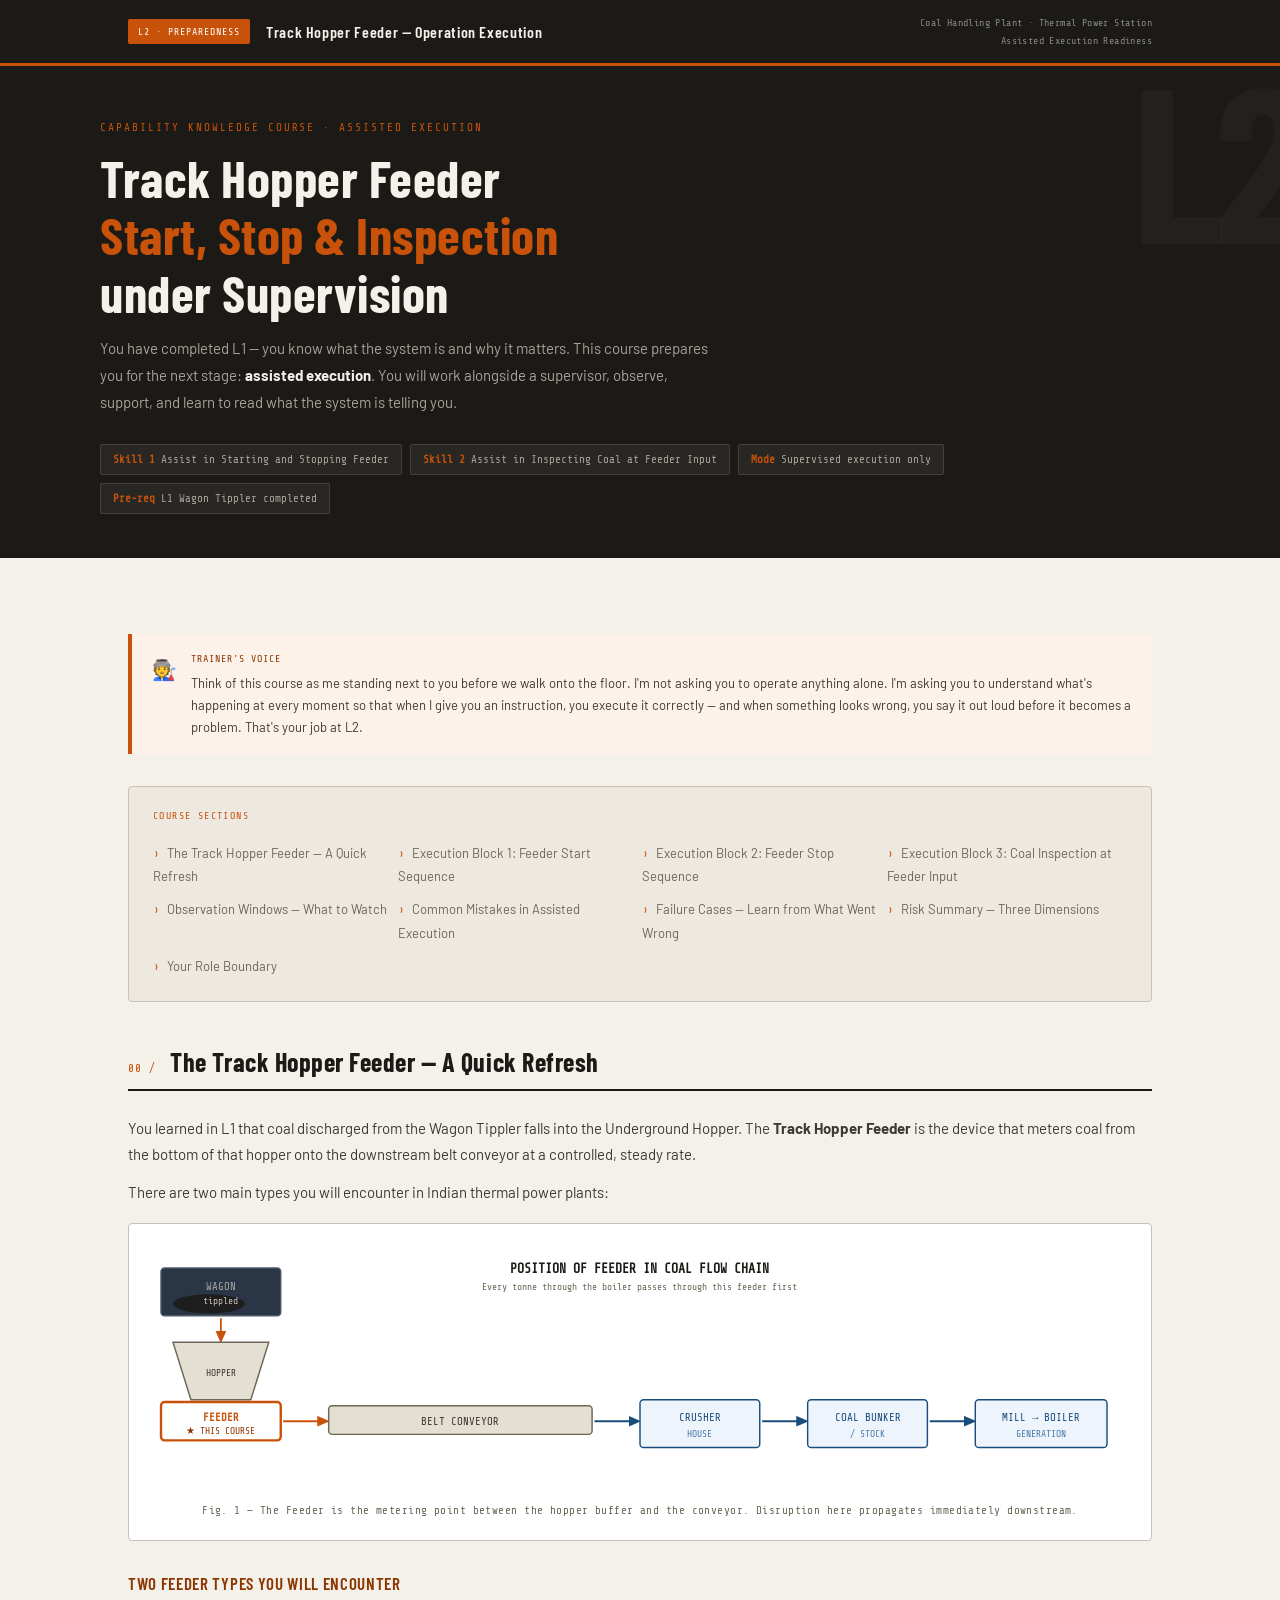
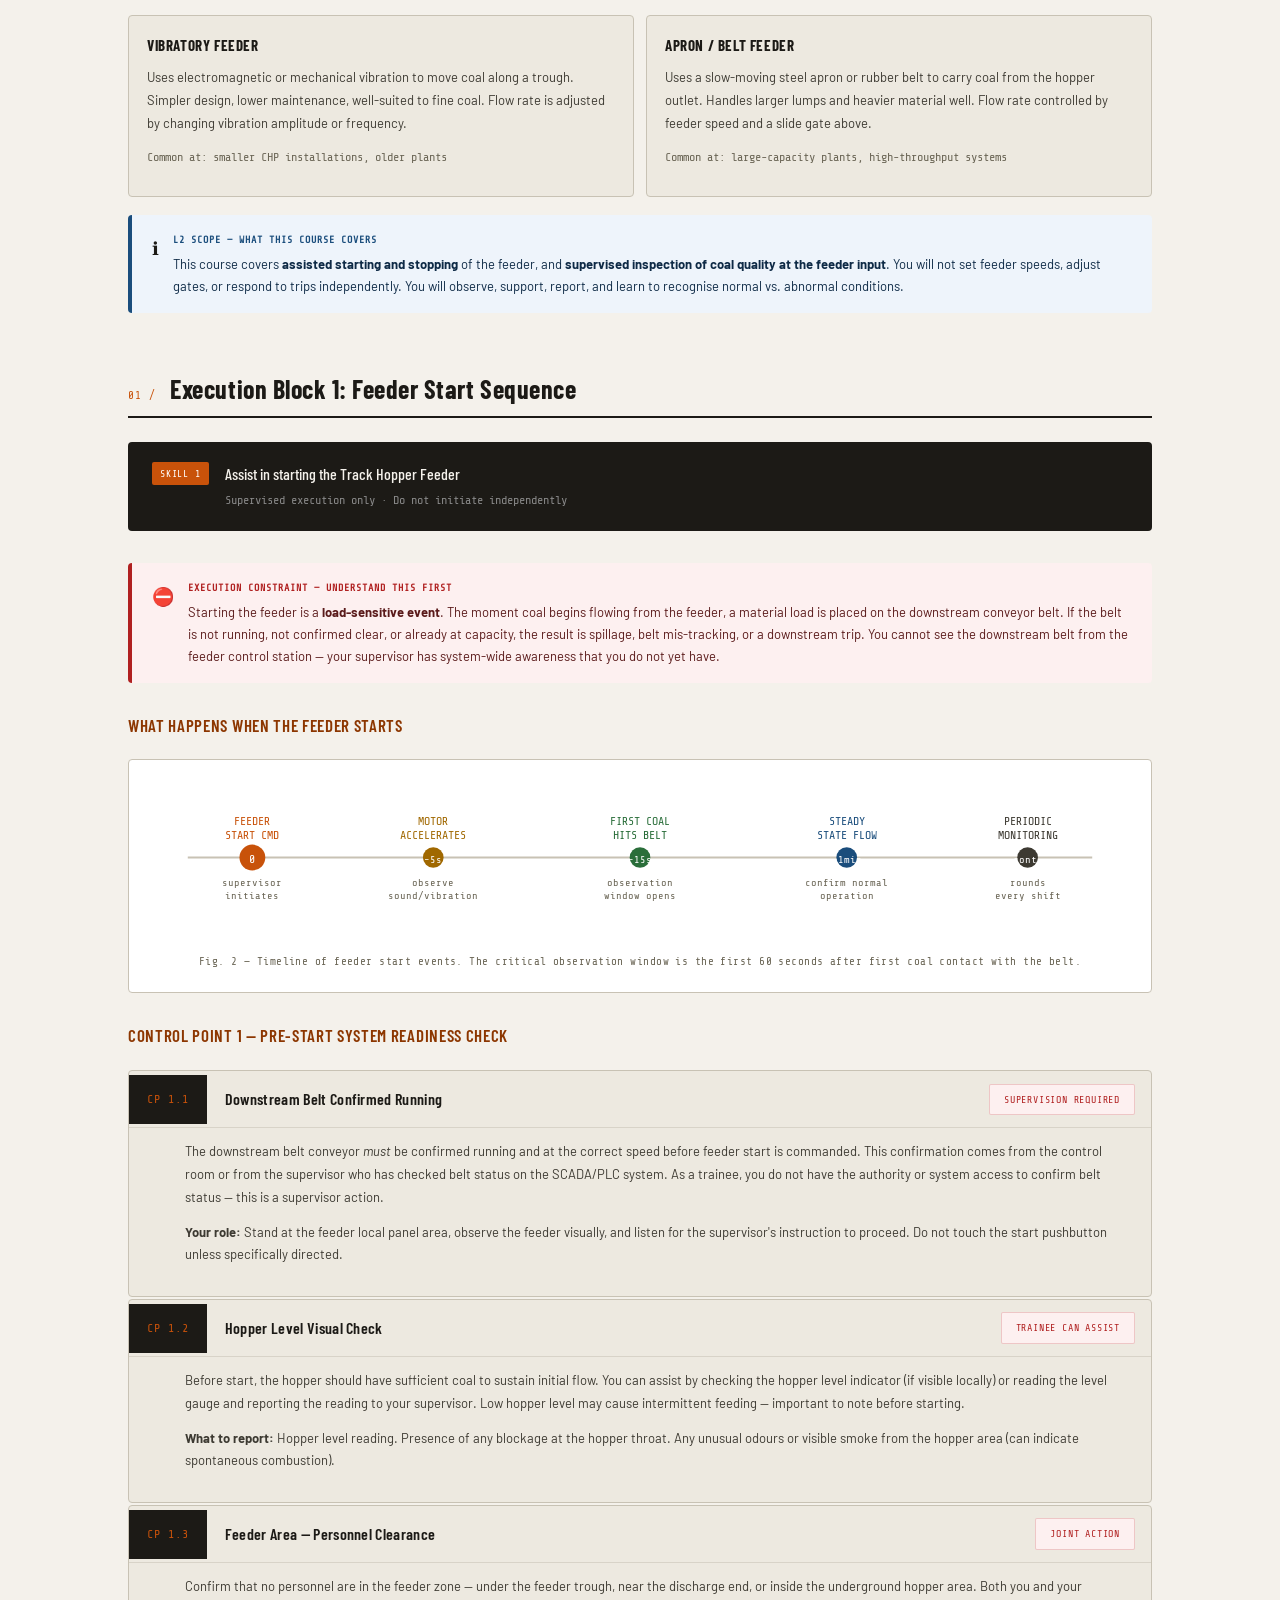
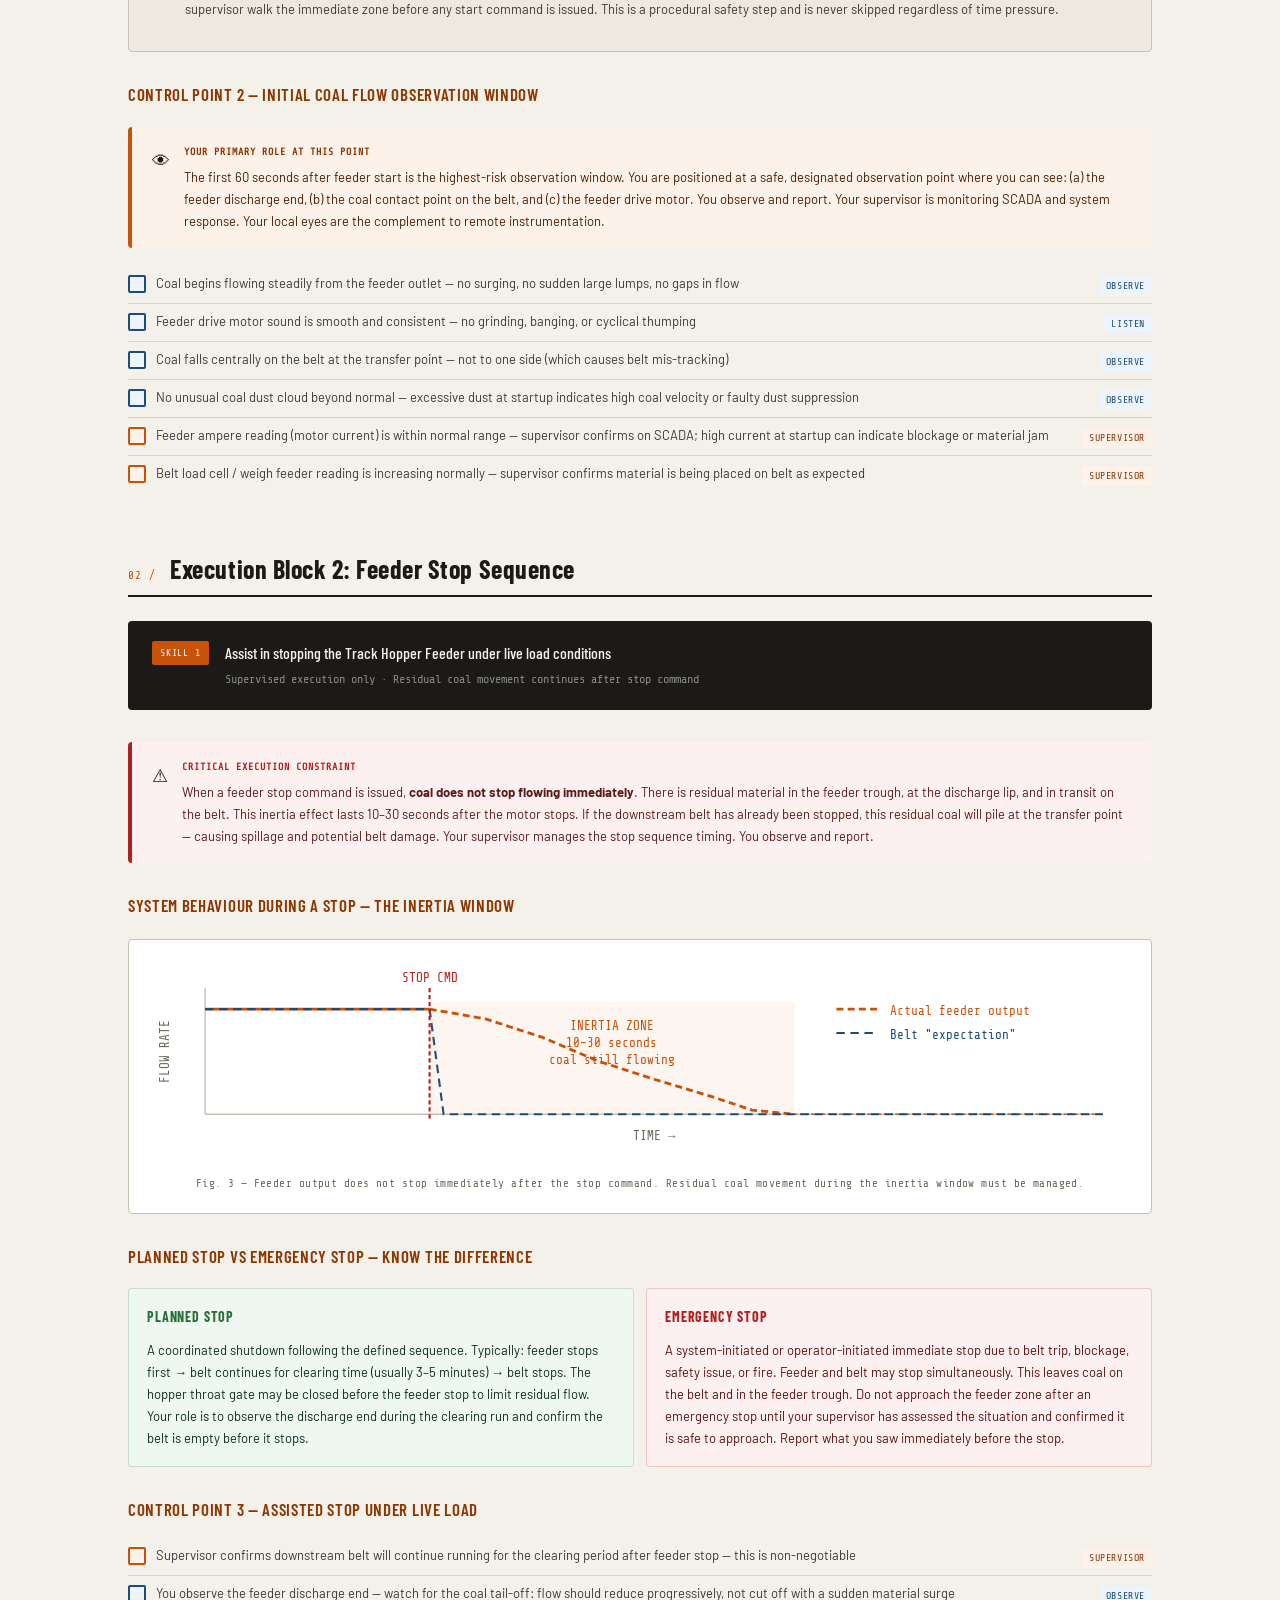
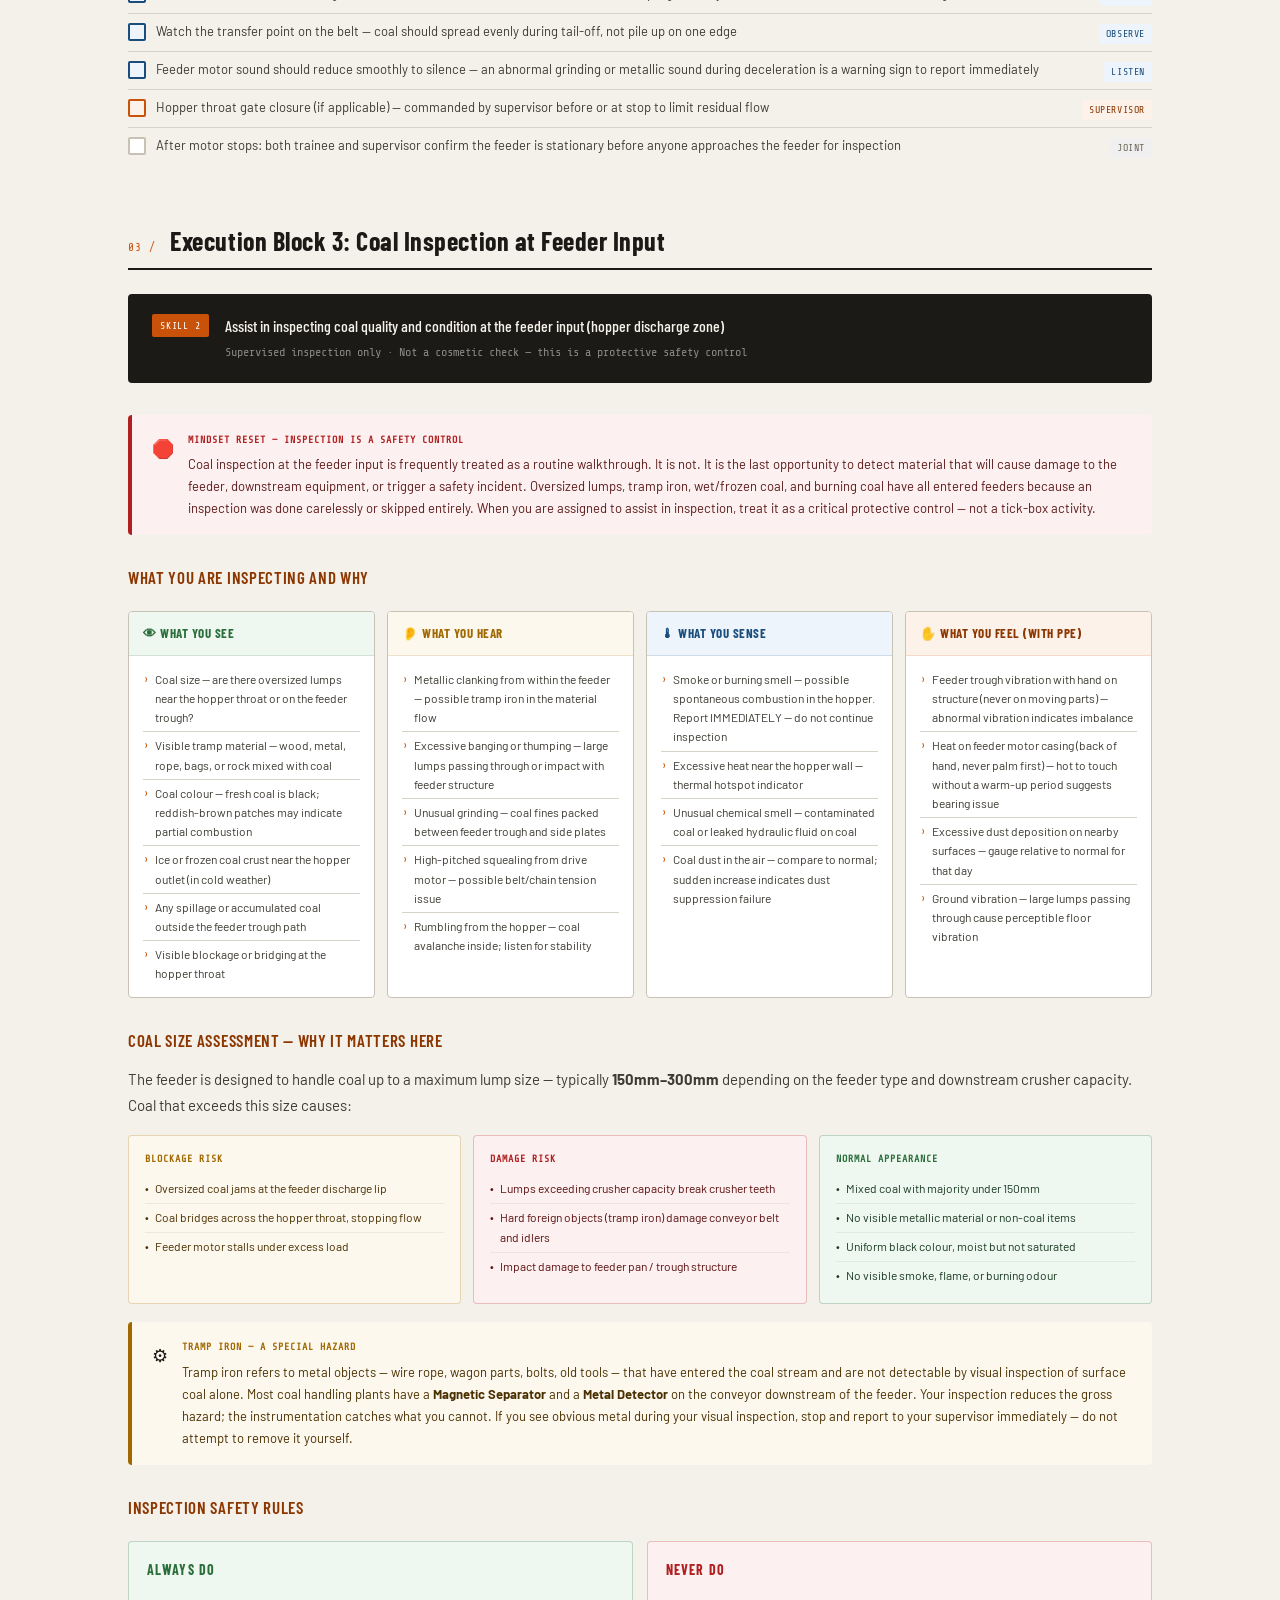
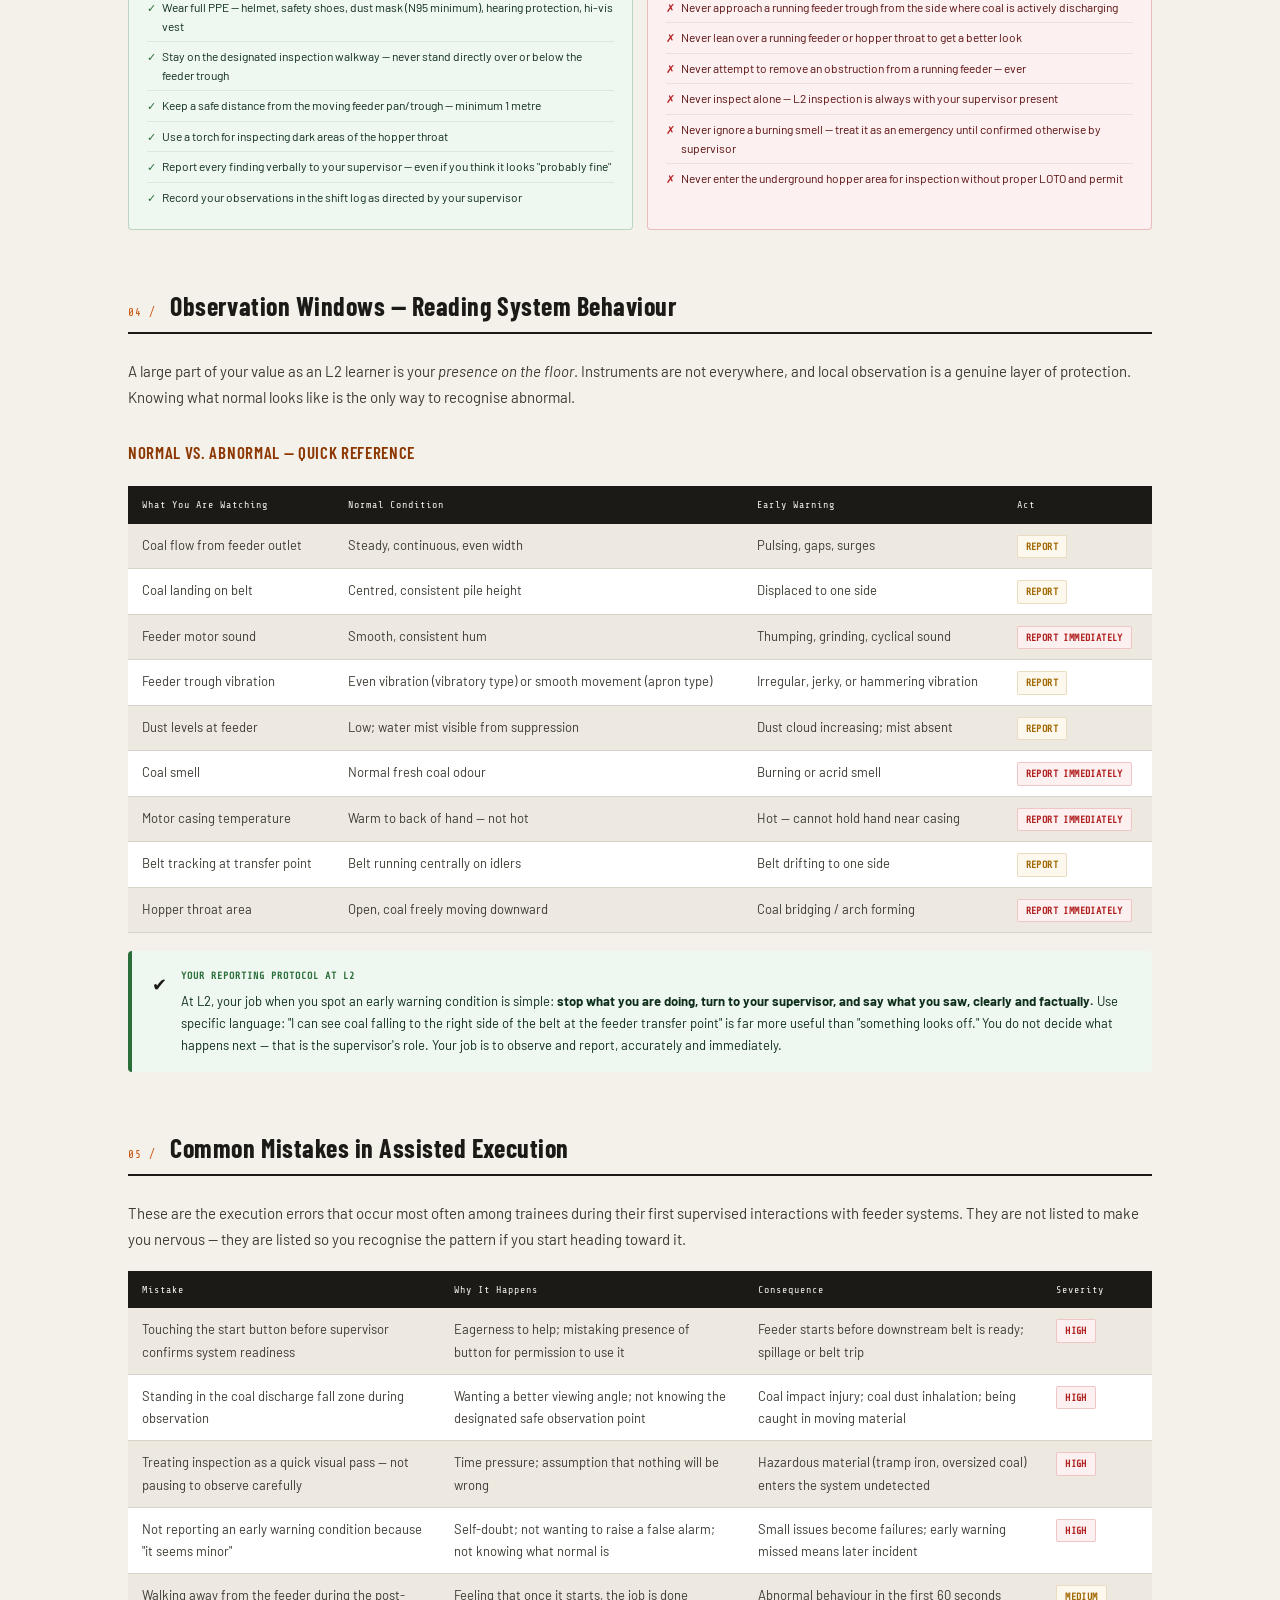
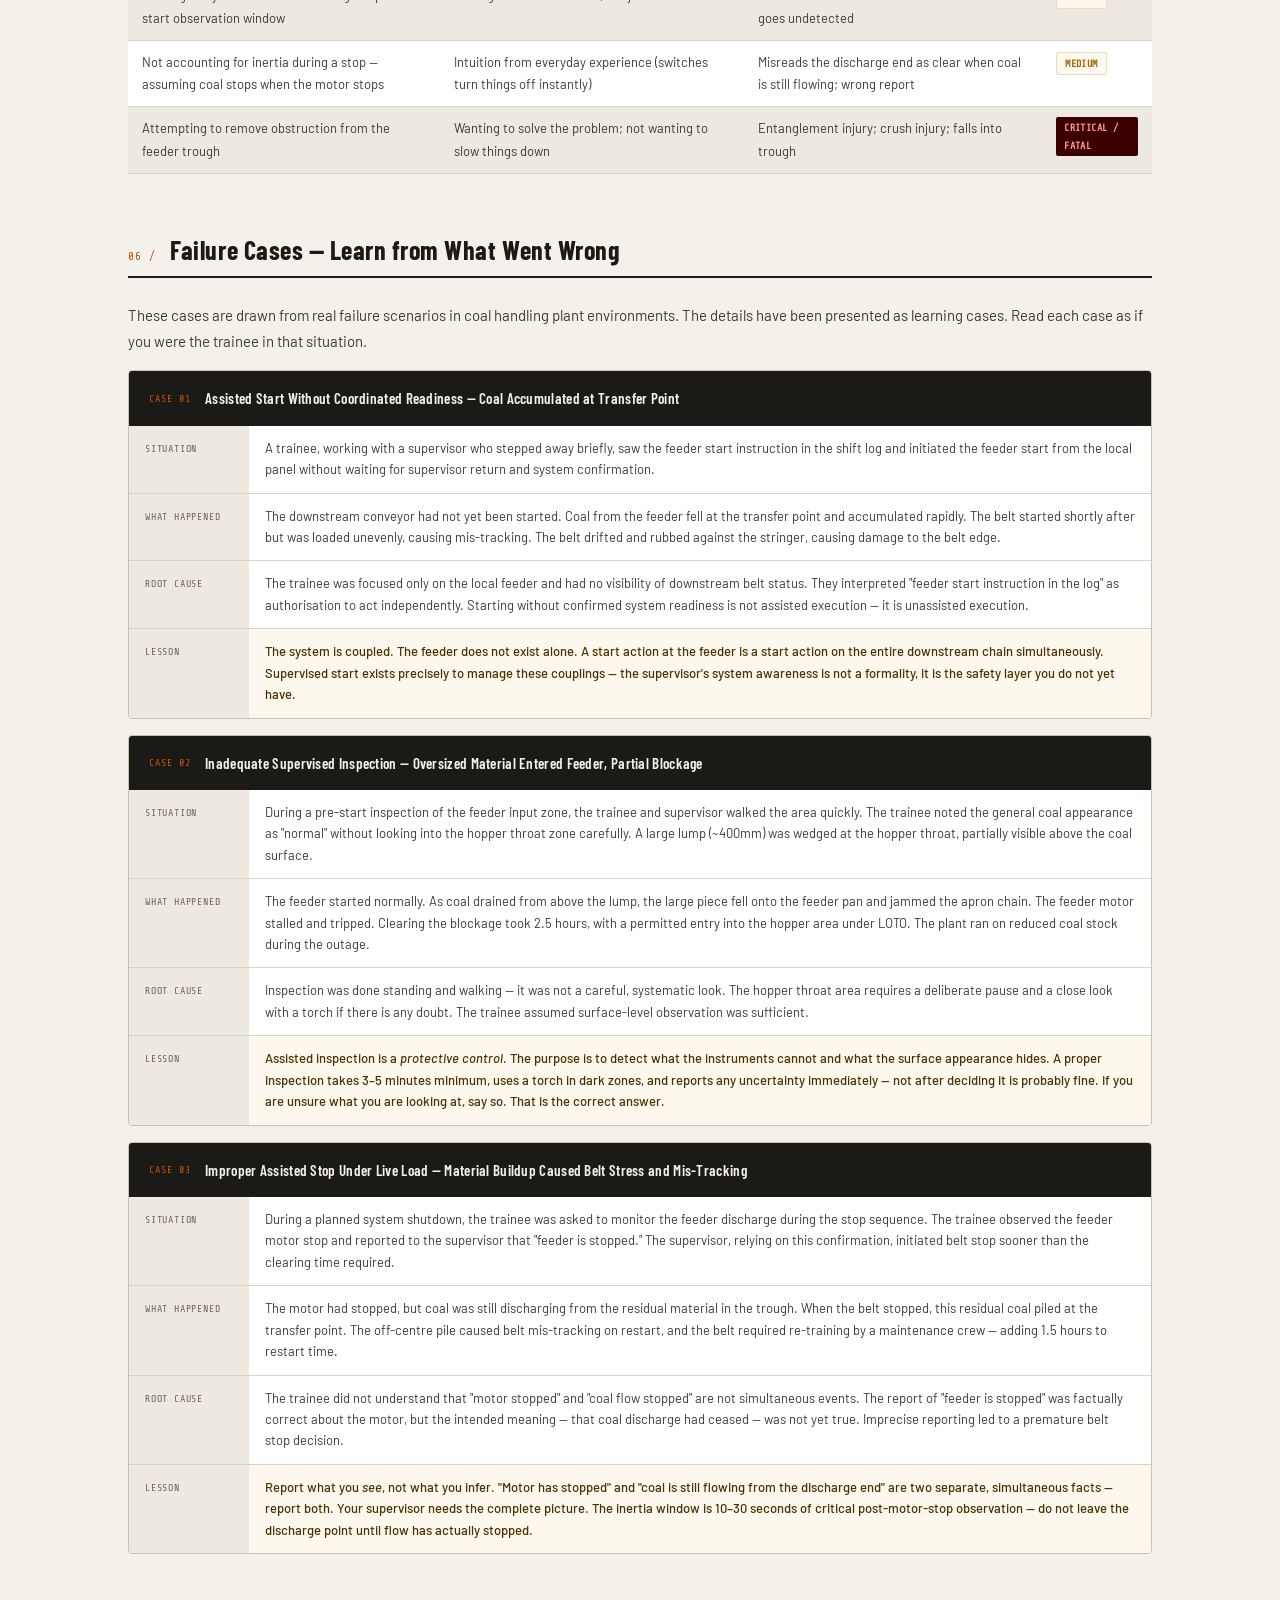
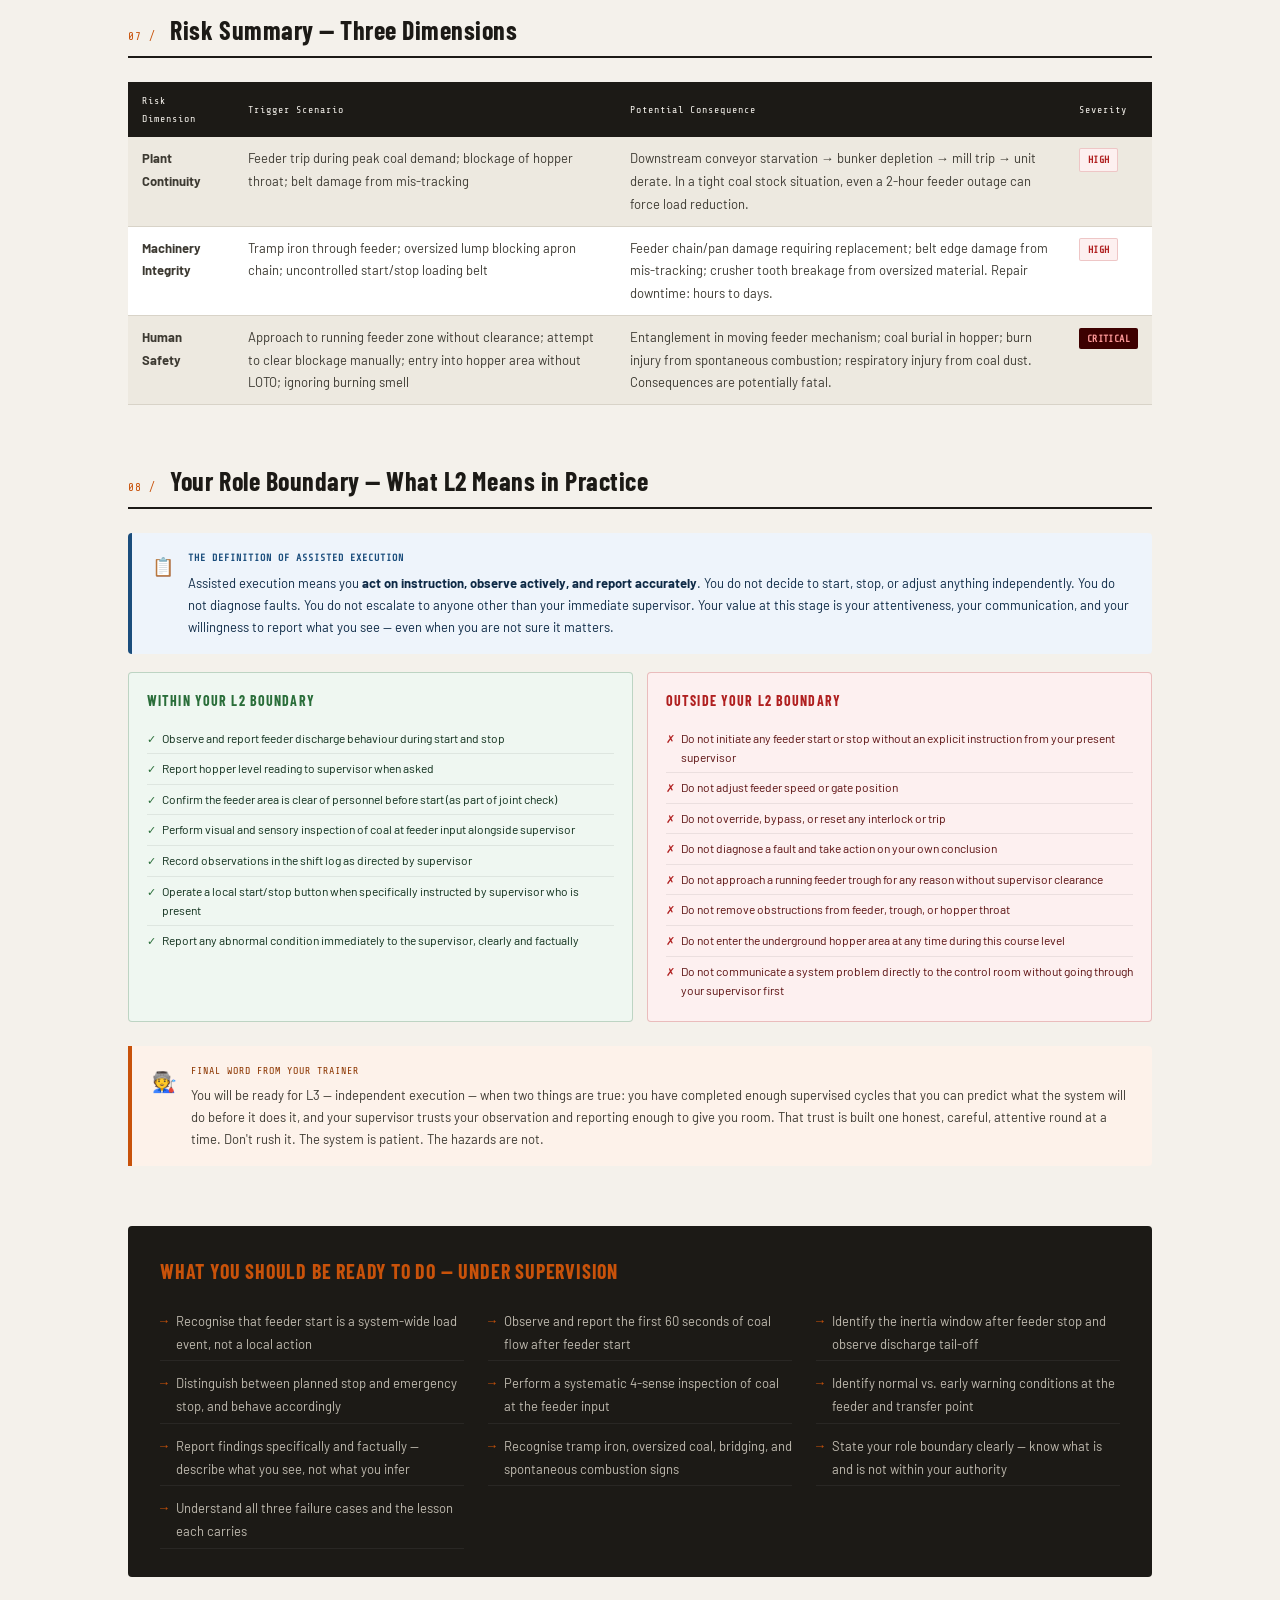
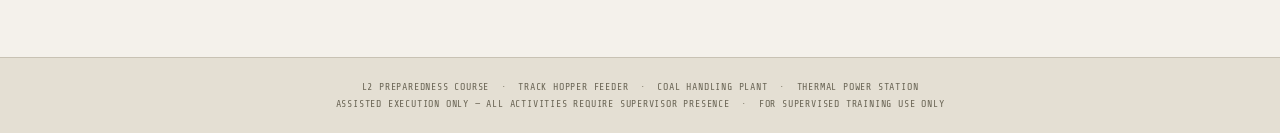
<file: Data/track_hopper_feeder_L2_course.html>
<!DOCTYPE html>
<html lang="en">
<head>
<meta charset="UTF-8">
<meta name="viewport" content="width=device-width, initial-scale=1.0">
<title>Track Hopper Feeder | L2 Preparedness Course</title>
<link href="https://fonts.googleapis.com/css2?family=Barlow+Condensed:wght@400;500;600;700&family=Barlow:ital,wght@0,300;0,400;0,500;0,600;1,400&family=Share+Tech+Mono&display=swap" rel="stylesheet">
<style>
:root {
  --bg:       #f4f1eb;
  --bg2:      #ede9e0;
  --bg3:      #e4dfd3;
  --ink:      #1c1a16;
  --ink2:     #3d3a32;
  --ink3:     #6b6656;
  --rule:     #c8c2b4;
  --rule2:    #d8d3c8;
  --orange:   #c8520a;
  --orange-l: #e8682a;
  --orange-d: #8c3600;
  --orange-bg:#fdf2ea;
  --red:      #b02020;
  --red-l:    #cc3333;
  --red-bg:   #fdf0f0;
  --green:    #2a6e3a;
  --green-bg: #eff7f1;
  --blue:     #1a4d7c;
  --blue-bg:  #eef4fb;
  --yellow:   #a06800;
  --yellow-bg:#fdf8ee;
  --font-h:   'Barlow Condensed', sans-serif;
  --font-b:   'Barlow', sans-serif;
  --font-m:   'Share Tech Mono', monospace;
}

*{ box-sizing:border-box; margin:0; padding:0; }

body{
  background: var(--bg);
  color: var(--ink);
  font-family: var(--font-b);
  font-size: 15px;
  line-height: 1.75;
}

/* ── HEADER ── */
.site-header{
  background: var(--ink);
  padding: 0;
  position: sticky;
  top: 0;
  z-index: 100;
  border-bottom: 3px solid var(--orange);
}
.header-inner{
  max-width: 1080px;
  margin: 0 auto;
  padding: 14px 28px;
  display: flex;
  align-items: center;
  gap: 16px;
}
.hbadge{
  background: var(--orange);
  color: #fff;
  font-family: var(--font-m);
  font-size: 10px;
  letter-spacing: 0.1em;
  padding: 4px 10px;
  border-radius: 2px;
  flex-shrink: 0;
}
.htitle{
  font-family: var(--font-h);
  font-size: 16px;
  font-weight: 600;
  color: #f4f1eb;
  letter-spacing: 0.04em;
}
.hmeta{
  margin-left: auto;
  font-family: var(--font-m);
  font-size: 10px;
  color: #888;
  text-align: right;
  letter-spacing: 0.04em;
}

/* ── HERO ── */
.hero{
  background: var(--ink);
  padding: 52px 28px 44px;
  position: relative;
  overflow: hidden;
}
.hero::after{
  content: 'L2';
  position: absolute;
  right: -20px; top: -20px;
  font-family: var(--font-h);
  font-size: 220px;
  font-weight: 700;
  color: rgba(255,255,255,0.03);
  line-height: 1;
  pointer-events: none;
  letter-spacing: -0.05em;
}
.hero-inner{ max-width: 1080px; margin: 0 auto; }
.hero-kicker{
  font-family: var(--font-m);
  font-size: 11px;
  letter-spacing: 0.18em;
  color: var(--orange);
  text-transform: uppercase;
  margin-bottom: 12px;
}
.hero h1{
  font-family: var(--font-h);
  font-size: clamp(30px, 5vw, 52px);
  font-weight: 700;
  color: #f4f1eb;
  line-height: 1.1;
  letter-spacing: 0.01em;
  margin-bottom: 14px;
}
.hero h1 em{ color: var(--orange); font-style: normal; }
.hero-desc{
  font-size: 15px;
  color: #a8a49c;
  max-width: 620px;
  line-height: 1.8;
  margin-bottom: 28px;
}
.hero-pills{
  display: flex; flex-wrap: wrap; gap: 8px;
}
.pill{
  background: rgba(255,255,255,0.06);
  border: 1px solid rgba(255,255,255,0.12);
  border-radius: 2px;
  padding: 5px 12px;
  font-size: 11px;
  font-family: var(--font-m);
  color: #a8a49c;
}
.pill strong{ color: var(--orange); }

/* ── TRAINER NOTE ── */
.trainer-note{
  background: var(--orange-bg);
  border-left: 4px solid var(--orange);
  border-radius: 0 4px 4px 0;
  padding: 16px 20px;
  margin: 0 0 32px;
  display: flex; gap: 14px; align-items: flex-start;
}
.tn-icon{ font-size: 20px; flex-shrink: 0; margin-top: 2px; }
.tn-label{
  font-family: var(--font-m);
  font-size: 10px;
  letter-spacing: 0.1em;
  color: var(--orange-d);
  text-transform: uppercase;
  margin-bottom: 4px;
}
.tn-text{ font-size: 13px; color: var(--ink2); line-height: 1.7; }

/* ── LAYOUT ── */
.page-body{
  max-width: 1080px;
  margin: 0 auto;
  padding: 44px 28px 80px;
}

/* ── TOC ── */
.toc{
  background: var(--bg2);
  border: 1px solid var(--rule);
  border-radius: 4px;
  padding: 20px 24px;
  margin-bottom: 44px;
  display: grid;
  grid-template-columns: repeat(auto-fit, minmax(200px, 1fr));
  gap: 4px;
}
.toc-label{
  grid-column: 1/-1;
  font-family: var(--font-m);
  font-size: 10px;
  letter-spacing: 0.14em;
  color: var(--orange);
  text-transform: uppercase;
  margin-bottom: 10px;
}
.toc a{
  display: block;
  font-size: 13px;
  color: var(--ink3);
  text-decoration: none;
  padding: 3px 0;
  font-family: var(--font-b);
  transition: color 0.15s;
}
.toc a:hover{ color: var(--orange); }
.toc a::before{
  content: '› ';
  color: var(--orange);
  font-family: var(--font-m);
}

/* ── SECTION ── */
.section{ margin-bottom: 60px; }
.section-hd{
  display: flex;
  align-items: baseline;
  gap: 14px;
  margin-bottom: 24px;
  padding-bottom: 10px;
  border-bottom: 2px solid var(--ink);
}
.s-num{
  font-family: var(--font-m);
  font-size: 11px;
  color: var(--orange);
  letter-spacing: 0.1em;
  flex-shrink: 0;
}
.section h2{
  font-family: var(--font-h);
  font-size: 26px;
  font-weight: 700;
  color: var(--ink);
  letter-spacing: 0.02em;
  line-height: 1.2;
}
.section h3{
  font-family: var(--font-h);
  font-size: 17px;
  font-weight: 600;
  color: var(--orange-d);
  letter-spacing: 0.04em;
  text-transform: uppercase;
  margin: 28px 0 10px;
}
.section p{ margin-bottom: 12px; color: var(--ink2); }

/* ── CALLOUT ── */
.callout{
  border-radius: 4px;
  padding: 16px 20px;
  margin: 18px 0;
  display: flex; gap: 14px;
  border-left: 4px solid;
}
.callout-icon{ font-size: 18px; flex-shrink:0; margin-top: 2px; }
.callout-body{ flex:1; }
.callout-label{
  font-family: var(--font-m);
  font-size: 10px;
  letter-spacing: 0.1em;
  text-transform: uppercase;
  margin-bottom: 5px;
  font-weight: 600;
}
.callout-text{ font-size: 13px; line-height: 1.7; }
.callout.stop{ background: var(--red-bg); border-color: var(--red); }
.callout.stop .callout-label{ color: var(--red); }
.callout.stop .callout-text{ color: #5a1a1a; }
.callout.warn{ background: var(--yellow-bg); border-color: var(--yellow); }
.callout.warn .callout-label{ color: var(--yellow); }
.callout.warn .callout-text{ color: #4a3000; }
.callout.info{ background: var(--blue-bg); border-color: var(--blue); }
.callout.info .callout-label{ color: var(--blue); }
.callout.info .callout-text{ color: #0e2a46; }
.callout.ok{ background: var(--green-bg); border-color: var(--green); }
.callout.ok .callout-label{ color: var(--green); }
.callout.ok .callout-text{ color: #0e2e1a; }
.callout.field{ background: var(--orange-bg); border-color: var(--orange); }
.callout.field .callout-label{ color: var(--orange-d); }
.callout.field .callout-text{ color: #4a1e00; }

/* ── SKILL OBJECTIVE ── */
.skill-obj{
  background: var(--ink);
  border-radius: 4px;
  padding: 20px 24px;
  margin-bottom: 32px;
  display: grid;
  grid-template-columns: auto 1fr;
  gap: 8px 16px;
  align-items: start;
}
.skill-tag{
  background: var(--orange);
  color: #fff;
  font-family: var(--font-m);
  font-size: 10px;
  letter-spacing: 0.08em;
  padding: 3px 8px;
  border-radius: 2px;
  white-space: nowrap;
}
.skill-text{
  font-family: var(--font-h);
  font-size: 16px;
  font-weight: 500;
  color: #f4f1eb;
  line-height: 1.5;
}
.skill-sub{
  grid-column: 2;
  font-size: 12px;
  color: #888;
  font-family: var(--font-m);
  margin-top: -4px;
}

/* ── CONTROL POINT CARDS ── */
.cp-stack{ display: flex; flex-direction: column; gap: 2px; margin: 20px 0; }
.cp-card{
  background: var(--bg2);
  border: 1px solid var(--rule);
  border-radius: 4px;
  overflow: hidden;
}
.cp-header{
  display: flex; align-items: center; gap: 0;
  cursor: pointer;
  padding: 0;
}
.cp-num{
  background: var(--ink);
  color: var(--orange);
  font-family: var(--font-m);
  font-size: 12px;
  padding: 14px 18px;
  flex-shrink: 0;
  letter-spacing: 0.08em;
}
.cp-title{
  padding: 14px 18px;
  font-family: var(--font-h);
  font-size: 16px;
  font-weight: 600;
  color: var(--ink);
  letter-spacing: 0.02em;
  flex: 1;
}
.cp-supervision{
  padding: 6px 14px;
  font-family: var(--font-m);
  font-size: 10px;
  letter-spacing: 0.08em;
  border-radius: 2px;
  margin-right: 16px;
  flex-shrink: 0;
}
.cp-supervision.required{
  background: var(--red-bg);
  color: var(--red);
  border: 1px solid rgba(176,32,32,0.2);
}
.cp-body{
  padding: 0 20px 18px 56px;
  border-top: 1px solid var(--rule2);
}
.cp-body p{ font-size: 13px; color: var(--ink2); margin-top: 12px; }

/* ── CHECKLIST ── */
.checklist{ list-style: none; margin: 14px 0; }
.checklist li{
  display: flex; gap: 10px; align-items: flex-start;
  font-size: 13px; color: var(--ink2);
  padding: 7px 0;
  border-bottom: 1px solid var(--rule2);
  line-height: 1.6;
}
.checklist li:last-child{ border-bottom: none; }
.chk-box{
  width: 18px; height: 18px;
  border: 2px solid var(--rule);
  border-radius: 2px;
  flex-shrink: 0;
  margin-top: 2px;
  background: #fff;
}
.chk-box.sup{ border-color: var(--orange); background: var(--orange-bg); }
.chk-box.obs{ border-color: var(--blue); background: var(--blue-bg); }
.chk-text{ flex: 1; }
.chk-role{
  font-family: var(--font-m);
  font-size: 10px;
  letter-spacing: 0.06em;
  padding: 2px 7px;
  border-radius: 2px;
  flex-shrink: 0;
  margin-top: 3px;
  align-self: flex-start;
}
.chk-role.t{ background: var(--blue-bg); color: var(--blue); }
.chk-role.s{ background: var(--orange-bg); color: var(--orange-d); }
.chk-role.j{ background: #f0f0f0; color: var(--ink3); }

/* ── OBSERVATION GRID ── */
.obs-grid{
  display: grid;
  grid-template-columns: repeat(auto-fit, minmax(200px, 1fr));
  gap: 12px;
  margin: 16px 0;
}
.obs-card{
  border: 1px solid;
  border-radius: 4px;
  padding: 14px 16px;
}
.obs-card.normal{ border-color: rgba(42,110,58,0.25); background: var(--green-bg); }
.obs-card.warn{ border-color: rgba(160,104,0,0.25); background: var(--yellow-bg); }
.obs-card.stop{ border-color: rgba(176,32,32,0.25); background: var(--red-bg); }
.obs-card-label{
  font-family: var(--font-m);
  font-size: 10px;
  letter-spacing: 0.1em;
  text-transform: uppercase;
  margin-bottom: 8px;
  font-weight: 600;
}
.obs-card.normal .obs-card-label{ color: var(--green); }
.obs-card.warn .obs-card-label{ color: var(--yellow); }
.obs-card.stop .obs-card-label{ color: var(--red); }
.obs-item{
  font-size: 12px;
  line-height: 1.65;
  padding: 4px 0;
  border-bottom: 1px solid rgba(0,0,0,0.06);
  display: flex; gap: 6px;
}
.obs-item::before{ content: '•'; flex-shrink: 0; }
.obs-card.normal .obs-item{ color: #1a3a22; }
.obs-card.warn .obs-item{ color: #4a3000; }
.obs-card.stop .obs-item{ color: #5a1010; }
.obs-item:last-child{ border-bottom: none; }

/* ── FAILURE CASE ── */
.case-block{
  background: #fff;
  border: 1px solid var(--rule);
  border-radius: 4px;
  margin: 16px 0;
  overflow: hidden;
}
.case-header{
  background: var(--ink);
  padding: 14px 20px;
  display: flex; gap: 14px; align-items: center;
}
.case-num{
  font-family: var(--font-m);
  font-size: 10px;
  color: var(--orange);
  letter-spacing: 0.1em;
  flex-shrink: 0;
}
.case-title{
  font-family: var(--font-h);
  font-size: 15px;
  font-weight: 600;
  color: #f4f1eb;
  letter-spacing: 0.02em;
}
.case-body{ padding: 0; }
.case-row{
  display: grid;
  grid-template-columns: 120px 1fr;
  border-bottom: 1px solid var(--rule2);
  font-size: 13px;
}
.case-row:last-child{ border-bottom: none; }
.case-key{
  padding: 12px 16px;
  background: var(--bg2);
  font-family: var(--font-m);
  font-size: 10px;
  letter-spacing: 0.08em;
  color: var(--ink3);
  text-transform: uppercase;
  display: flex; align-items: flex-start;
  padding-top: 14px;
}
.case-val{
  padding: 12px 16px;
  color: var(--ink2);
  line-height: 1.65;
}
.case-val.lesson{
  background: var(--yellow-bg);
  color: #4a3000;
  font-weight: 500;
}

/* ── RISK TABLE ── */
.risk-table{
  width: 100%; border-collapse: collapse;
  font-size: 13px; margin: 18px 0;
}
.risk-table th{
  background: var(--ink);
  color: #f4f1eb;
  padding: 10px 14px;
  text-align: left;
  font-family: var(--font-m);
  font-size: 10px;
  letter-spacing: 0.1em;
  font-weight: 400;
}
.risk-table td{
  padding: 10px 14px;
  border-bottom: 1px solid var(--rule2);
  vertical-align: top;
  color: var(--ink2);
  background: #fff;
}
.risk-table tr:nth-child(even) td{ background: var(--bg2); }
.risk-badge{
  display: inline-block; padding: 2px 8px; border-radius: 2px;
  font-size: 10px; font-family: var(--font-m);
  font-weight: 600; letter-spacing: 0.04em;
}
.rb-h{ background: var(--red-bg); color: var(--red); border: 1px solid rgba(176,32,32,0.2); }
.rb-m{ background: var(--yellow-bg); color: var(--yellow); border: 1px solid rgba(160,104,0,0.2); }
.rb-c{ background: #3d0000; color: #ff9999; }

/* ── SYSTEM BEHAVIOUR SVG wrap ── */
.diagram-wrap{
  background: #fff;
  border: 1px solid var(--rule);
  border-radius: 4px;
  padding: 20px;
  margin: 18px 0;
  overflow-x: auto;
}
.diagram-cap{
  font-size: 11px; color: var(--ink3);
  text-align: center;
  margin-top: 10px;
  font-family: var(--font-m);
  letter-spacing: 0.04em;
}

/* ── INSPECTION MATRIX ── */
.insp-grid{
  display: grid;
  grid-template-columns: repeat(auto-fit, minmax(220px, 1fr));
  gap: 12px; margin: 18px 0;
}
.insp-card{
  border: 1px solid var(--rule);
  border-radius: 4px;
  overflow: hidden;
  background: #fff;
}
.insp-card-hd{
  padding: 10px 14px;
  font-family: var(--font-h);
  font-size: 13px;
  font-weight: 700;
  letter-spacing: 0.04em;
  text-transform: uppercase;
}
.insp-card-hd.sense{ background: var(--blue-bg); color: var(--blue); border-bottom: 1px solid rgba(26,77,124,0.15); }
.insp-card-hd.look{ background: var(--green-bg); color: var(--green); border-bottom: 1px solid rgba(42,110,58,0.15); }
.insp-card-hd.listen{ background: var(--yellow-bg); color: var(--yellow); border-bottom: 1px solid rgba(160,104,0,0.15); }
.insp-card-hd.feel{ background: var(--orange-bg); color: var(--orange-d); border-bottom: 1px solid rgba(200,82,10,0.15); }
.insp-card-body{ padding: 10px 14px; }
.insp-item{ font-size: 12px; color: var(--ink2); padding: 4px 0; border-bottom: 1px solid var(--rule2); display: flex; gap: 6px; line-height: 1.6; }
.insp-item:last-child{ border-bottom: none; }
.insp-item::before{ content: '›'; color: var(--orange); font-family: var(--font-m); flex-shrink: 0; }

/* ── DO/DON'T ── */
.dontdo-grid{
  display: grid;
  grid-template-columns: 1fr 1fr;
  gap: 14px; margin: 18px 0;
}
.dd-card{ border-radius: 4px; border: 1px solid; padding: 16px 18px; }
.dd-card.do{ background: var(--green-bg); border-color: rgba(42,110,58,0.25); }
.dd-card.dont{ background: var(--red-bg); border-color: rgba(176,32,32,0.25); }
.dd-label{
  font-family: var(--font-h);
  font-size: 14px;
  font-weight: 700;
  text-transform: uppercase;
  letter-spacing: 0.08em;
  margin-bottom: 10px;
}
.dd-card.do .dd-label{ color: var(--green); }
.dd-card.dont .dd-label{ color: var(--red); }
.dd-item{ font-size: 12px; padding: 5px 0; border-bottom: 1px solid rgba(0,0,0,0.07); line-height: 1.6; display: flex; gap: 6px; }
.dd-item:last-child{ border-bottom: none; }
.dd-card.do .dd-item{ color: #0e2e1a; }
.dd-card.dont .dd-item{ color: #5a1010; }
.dd-item::before{ font-family: var(--font-m); font-size: 11px; flex-shrink: 0; margin-top: 2px; }
.dd-card.do .dd-item::before{ content: '✓'; color: var(--green); }
.dd-card.dont .dd-item::before{ content: '✗'; color: var(--red); }

/* ── SUMMARY CARD ── */
.summary{
  background: var(--ink);
  border-radius: 4px;
  padding: 28px 32px;
  margin-top: 56px;
}
.summary h3{
  font-family: var(--font-h);
  font-size: 20px;
  font-weight: 700;
  color: var(--orange);
  letter-spacing: 0.04em;
  text-transform: uppercase;
  margin-bottom: 16px;
}
.sum-grid{
  display: grid;
  grid-template-columns: repeat(auto-fit, minmax(240px, 1fr));
  gap: 6px 24px;
}
.sum-item{
  font-size: 13px; color: #c0bbb0; padding: 5px 0;
  border-bottom: 1px solid rgba(255,255,255,0.06);
  display: flex; gap: 8px;
}
.sum-item::before{ content: '→'; color: var(--orange); font-family: var(--font-m); flex-shrink: 0; }

/* ── FOOTER ── */
footer{
  background: var(--bg3);
  border-top: 1px solid var(--rule);
  padding: 20px 28px;
  text-align: center;
  font-family: var(--font-m);
  font-size: 10px;
  color: var(--ink3);
  letter-spacing: 0.08em;
}

@media (max-width: 640px) {
  .dontdo-grid{ grid-template-columns: 1fr; }
  .hero{ padding: 36px 16px; }
  .page-body{ padding: 28px 16px 60px; }
  .header-inner{ padding: 12px 16px; }
  .hmeta{ display: none; }
  .cp-body{ padding-left: 20px; }
  .case-row{ grid-template-columns: 90px 1fr; }
}
</style>
</head>
<body>

<!-- HEADER -->
<header class="site-header">
  <div class="header-inner">
    <div class="hbadge">L2 · PREPAREDNESS</div>
    <div class="htitle">Track Hopper Feeder — Operation Execution</div>
    <div class="hmeta">Coal Handling Plant · Thermal Power Station<br>Assisted Execution Readiness</div>
  </div>
</header>

<!-- HERO -->
<div class="hero">
  <div class="hero-inner">
    <div class="hero-kicker">Capability Knowledge Course · Assisted Execution</div>
    <h1>Track Hopper Feeder<br><em>Start, Stop &amp; Inspection</em><br>under Supervision</h1>
    <p class="hero-desc">You have completed L1 — you know what the system is and why it matters. This course prepares you for the next stage: <strong style="color:#f4f1eb;">assisted execution</strong>. You will work alongside a supervisor, observe, support, and learn to read what the system is telling you.</p>
    <div class="hero-pills">
      <span class="pill"><strong>Skill 1</strong> Assist in Starting and Stopping Feeder</span>
      <span class="pill"><strong>Skill 2</strong> Assist in Inspecting Coal at Feeder Input</span>
      <span class="pill"><strong>Mode</strong> Supervised execution only</span>
      <span class="pill"><strong>Pre-req</strong> L1 Wagon Tippler completed</span>
    </div>
  </div>
</div>

<!-- BODY -->
<div class="page-body">

  <!-- Trainer Voice -->
  <div class="trainer-note" style="margin-top: 32px;">
    <div class="tn-icon">🧑‍🏭</div>
    <div>
      <div class="tn-label">Trainer's Voice</div>
      <div class="tn-text">Think of this course as me standing next to you before we walk onto the floor. I'm not asking you to operate anything alone. I'm asking you to understand what's happening at every moment so that when I give you an instruction, you execute it correctly — and when something looks wrong, you say it out loud before it becomes a problem. That's your job at L2.</div>
    </div>
  </div>

  <!-- TOC -->
  <nav class="toc">
    <div class="toc-label">Course Sections</div>
    <a href="#s0">The Track Hopper Feeder — A Quick Refresh</a>
    <a href="#s1">Execution Block 1: Feeder Start Sequence</a>
    <a href="#s2">Execution Block 2: Feeder Stop Sequence</a>
    <a href="#s3">Execution Block 3: Coal Inspection at Feeder Input</a>
    <a href="#s4">Observation Windows — What to Watch</a>
    <a href="#s5">Common Mistakes in Assisted Execution</a>
    <a href="#s6">Failure Cases — Learn from What Went Wrong</a>
    <a href="#s7">Risk Summary — Three Dimensions</a>
    <a href="#s8">Your Role Boundary</a>
  </nav>

  <!-- ════════════ SECTION 0 ════════════ -->
  <section class="section" id="s0">
    <div class="section-hd">
      <span class="s-num">00 /</span>
      <h2>The Track Hopper Feeder — A Quick Refresh</h2>
    </div>

    <p>You learned in L1 that coal discharged from the Wagon Tippler falls into the Underground Hopper. The <strong>Track Hopper Feeder</strong> is the device that meters coal from the bottom of that hopper onto the downstream belt conveyor at a controlled, steady rate.</p>

    <p>There are two main types you will encounter in Indian thermal power plants:</p>

    <!-- System diagram SVG -->
    <div class="diagram-wrap">
      <svg viewBox="0 0 820 200" xmlns="http://www.w3.org/2000/svg" style="width:100%;" font-family="'Share Tech Mono', monospace">
        <defs>
          <marker id="a2" markerWidth="7" markerHeight="7" refX="5" refY="3" orient="auto">
            <path d="M0,0 L0,6 L7,3z" fill="#c8520a"/>
          </marker>
          <marker id="a2b" markerWidth="7" markerHeight="7" refX="5" refY="3" orient="auto">
            <path d="M0,0 L0,6 L7,3z" fill="#1a4d7c"/>
          </marker>
        </defs>

        <!-- Wagon -->
        <rect x="10" y="20" width="100" height="40" rx="3" fill="#2a3545" stroke="#4a5a6a" stroke-width="1.2"/>
        <ellipse cx="50" cy="50" rx="30" ry="8" fill="#1e1e1e"/>
        <text x="60" y="38" fill="#a8a49c" font-size="9" text-anchor="middle">WAGON</text>
        <text x="60" y="50" fill="#c8c2b4" font-size="8" text-anchor="middle">tippled</text>

        <!-- Arrow down into hopper -->
        <line x1="60" y1="62" x2="60" y2="80" stroke="#c8520a" stroke-width="1.5" marker-end="url(#a2)"/>

        <!-- Hopper -->
        <polygon points="20,82 100,82 85,130 35,130" fill="#e4dfd3" stroke="#6b6656" stroke-width="1.2"/>
        <text x="60" y="110" fill="#3d3a32" font-size="8" text-anchor="middle">HOPPER</text>

        <!-- Feeder box -->
        <rect x="10" y="132" width="100" height="32" rx="3" fill="#fff" stroke="#c8520a" stroke-width="2"/>
        <text x="60" y="148" fill="#c8520a" font-size="9" text-anchor="middle" font-weight="600">FEEDER</text>
        <text x="60" y="159" fill="#8c3600" font-size="8" text-anchor="middle">★ THIS COURSE</text>

        <!-- Arrow to belt -->
        <line x1="112" y1="148" x2="148" y2="148" stroke="#c8520a" stroke-width="1.5" marker-end="url(#a2)"/>

        <!-- Belt -->
        <rect x="150" y="135" width="220" height="24" rx="3" fill="#e4dfd3" stroke="#6b6656" stroke-width="1.2"/>
        <text x="260" y="151" fill="#3d3a32" font-size="9" text-anchor="middle">BELT CONVEYOR</text>

        <!-- Arrow to crusher -->
        <line x1="372" y1="148" x2="408" y2="148" stroke="#1a4d7c" stroke-width="1.5" marker-end="url(#a2b)"/>

        <rect x="410" y="130" width="100" height="40" rx="3" fill="#eef4fb" stroke="#1a4d7c" stroke-width="1.2"/>
        <text x="460" y="148" fill="#1a4d7c" font-size="9" text-anchor="middle">CRUSHER</text>
        <text x="460" y="161" fill="#4a7aaa" font-size="8" text-anchor="middle">HOUSE</text>

        <line x1="512" y1="148" x2="548" y2="148" stroke="#1a4d7c" stroke-width="1.5" marker-end="url(#a2b)"/>
        <rect x="550" y="130" width="100" height="40" rx="3" fill="#eef4fb" stroke="#1a4d7c" stroke-width="1.2"/>
        <text x="600" y="148" fill="#1a4d7c" font-size="9" text-anchor="middle">COAL BUNKER</text>
        <text x="600" y="161" fill="#4a7aaa" font-size="8" text-anchor="middle">/ STOCK</text>

        <line x1="652" y1="148" x2="688" y2="148" stroke="#1a4d7c" stroke-width="1.5" marker-end="url(#a2b)"/>
        <rect x="690" y="130" width="110" height="40" rx="3" fill="#eef4fb" stroke="#1a4d7c" stroke-width="1.2"/>
        <text x="745" y="148" fill="#1a4d7c" font-size="9" text-anchor="middle">MILL → BOILER</text>
        <text x="745" y="161" fill="#4a7aaa" font-size="8" text-anchor="middle">GENERATION</text>

        <!-- title -->
        <text x="410" y="24" fill="#1c1a16" font-size="11" font-weight="600" text-anchor="middle">POSITION OF FEEDER IN COAL FLOW CHAIN</text>
        <text x="410" y="38" fill="#6b6656" font-size="8" text-anchor="middle">Every tonne through the boiler passes through this feeder first</text>
      </svg>
      <div class="diagram-cap">Fig. 1 — The Feeder is the metering point between the hopper buffer and the conveyor. Disruption here propagates immediately downstream.</div>
    </div>

    <!-- Feeder types -->
    <h3>Two Feeder Types You Will Encounter</h3>
    <div class="obs-grid" style="grid-template-columns: 1fr 1fr;">
      <div style="background: var(--bg2); border: 1px solid var(--rule); border-radius: 4px; padding: 16px 18px;">
        <div style="font-family: var(--font-h); font-size: 15px; font-weight: 700; color: var(--ink); text-transform: uppercase; letter-spacing: 0.04em; margin-bottom: 8px;">Vibratory Feeder</div>
        <p style="font-size: 13px; color: var(--ink2);">Uses electromagnetic or mechanical vibration to move coal along a trough. Simpler design, lower maintenance, well-suited to fine coal. Flow rate is adjusted by changing vibration amplitude or frequency.</p>
        <p style="font-size: 12px; color: var(--ink3); margin-top: 6px; font-family: var(--font-m);">Common at: smaller CHP installations, older plants</p>
      </div>
      <div style="background: var(--bg2); border: 1px solid var(--rule); border-radius: 4px; padding: 16px 18px;">
        <div style="font-family: var(--font-h); font-size: 15px; font-weight: 700; color: var(--ink); text-transform: uppercase; letter-spacing: 0.04em; margin-bottom: 8px;">Apron / Belt Feeder</div>
        <p style="font-size: 13px; color: var(--ink2);">Uses a slow-moving steel apron or rubber belt to carry coal from the hopper outlet. Handles larger lumps and heavier material well. Flow rate controlled by feeder speed and a slide gate above.</p>
        <p style="font-size: 12px; color: var(--ink3); margin-top: 6px; font-family: var(--font-m);">Common at: large-capacity plants, high-throughput systems</p>
      </div>
    </div>

    <div class="callout info">
      <div class="callout-icon">ℹ</div>
      <div class="callout-body">
        <div class="callout-label">L2 Scope — What This Course Covers</div>
        <div class="callout-text">This course covers <strong>assisted starting and stopping</strong> of the feeder, and <strong>supervised inspection of coal quality at the feeder input</strong>. You will not set feeder speeds, adjust gates, or respond to trips independently. You will observe, support, report, and learn to recognise normal vs. abnormal conditions.</div>
      </div>
    </div>
  </section>

  <!-- ════════════ SECTION 1 ════════════ -->
  <section class="section" id="s1">
    <div class="section-hd">
      <span class="s-num">01 /</span>
      <h2>Execution Block 1: Feeder Start Sequence</h2>
    </div>

    <div class="skill-obj">
      <div class="skill-tag">SKILL 1</div>
      <div class="skill-text">Assist in starting the Track Hopper Feeder</div>
      <div></div>
      <div class="skill-sub">Supervised execution only · Do not initiate independently</div>
    </div>

    <div class="callout stop">
      <div class="callout-icon">⛔</div>
      <div class="callout-body">
        <div class="callout-label">Execution Constraint — Understand This First</div>
        <div class="callout-text">Starting the feeder is a <strong>load-sensitive event</strong>. The moment coal begins flowing from the feeder, a material load is placed on the downstream conveyor belt. If the belt is not running, not confirmed clear, or already at capacity, the result is spillage, belt mis-tracking, or a downstream trip. You cannot see the downstream belt from the feeder control station — your supervisor has system-wide awareness that you do not yet have.</div>
      </div>
    </div>

    <h3>What Happens When the Feeder Starts</h3>

    <div class="diagram-wrap">
      <svg viewBox="0 0 760 120" xmlns="http://www.w3.org/2000/svg" style="width:100%;" font-family="'Share Tech Mono', monospace">
        <defs>
          <marker id="af" markerWidth="7" markerHeight="7" refX="5" refY="3" orient="auto">
            <path d="M0,0 L0,6 L7,3z" fill="#c8520a"/>
          </marker>
        </defs>
        <!-- timeline bar -->
        <line x1="30" y1="60" x2="730" y2="60" stroke="#c8c2b4" stroke-width="1.5"/>

        <!-- T=0 -->
        <circle cx="80" cy="60" r="10" fill="#c8520a"/>
        <text x="80" y="64" fill="#fff" font-size="9" text-anchor="middle">0</text>
        <text x="80" y="35" fill="#c8520a" font-size="9" text-anchor="middle">FEEDER</text>
        <text x="80" y="46" fill="#c8520a" font-size="9" text-anchor="middle">START CMD</text>
        <text x="80" y="82" fill="#6b6656" font-size="8" text-anchor="middle">supervisor</text>
        <text x="80" y="92" fill="#6b6656" font-size="8" text-anchor="middle">initiates</text>

        <!-- T=5s -->
        <circle cx="220" cy="60" r="8" fill="#a06800"/>
        <text x="220" y="64" fill="#fff" font-size="8" text-anchor="middle">~5s</text>
        <text x="220" y="35" fill="#a06800" font-size="9" text-anchor="middle">MOTOR</text>
        <text x="220" y="46" fill="#a06800" font-size="9" text-anchor="middle">ACCELERATES</text>
        <text x="220" y="82" fill="#6b6656" font-size="8" text-anchor="middle">observe</text>
        <text x="220" y="92" fill="#6b6656" font-size="8" text-anchor="middle">sound/vibration</text>

        <!-- T=15s -->
        <circle cx="380" cy="60" r="8" fill="#2a6e3a"/>
        <text x="380" y="64" fill="#fff" font-size="8" text-anchor="middle">~15s</text>
        <text x="380" y="35" fill="#2a6e3a" font-size="9" text-anchor="middle">FIRST COAL</text>
        <text x="380" y="46" fill="#2a6e3a" font-size="9" text-anchor="middle">HITS BELT</text>
        <text x="380" y="82" fill="#6b6656" font-size="8" text-anchor="middle">observation</text>
        <text x="380" y="92" fill="#6b6656" font-size="8" text-anchor="middle">window opens</text>

        <!-- T=60s -->
        <circle cx="540" cy="60" r="8" fill="#1a4d7c"/>
        <text x="540" y="64" fill="#fff" font-size="8" text-anchor="middle">~1min</text>
        <text x="540" y="35" fill="#1a4d7c" font-size="9" text-anchor="middle">STEADY</text>
        <text x="540" y="46" fill="#1a4d7c" font-size="9" text-anchor="middle">STATE FLOW</text>
        <text x="540" y="82" fill="#6b6656" font-size="8" text-anchor="middle">confirm normal</text>
        <text x="540" y="92" fill="#6b6656" font-size="8" text-anchor="middle">operation</text>

        <!-- T=continuous -->
        <circle cx="680" cy="60" r="8" fill="#3d3a32"/>
        <text x="680" y="64" fill="#fff" font-size="8" text-anchor="middle">cont.</text>
        <text x="680" y="35" fill="#3d3a32" font-size="9" text-anchor="middle">PERIODIC</text>
        <text x="680" y="46" fill="#3d3a32" font-size="9" text-anchor="middle">MONITORING</text>
        <text x="680" y="82" fill="#6b6656" font-size="8" text-anchor="middle">rounds</text>
        <text x="680" y="92" fill="#6b6656" font-size="8" text-anchor="middle">every shift</text>
      </svg>
      <div class="diagram-cap">Fig. 2 — Timeline of feeder start events. The critical observation window is the first 60 seconds after first coal contact with the belt.</div>
    </div>

    <h3>Control Point 1 — Pre-Start System Readiness Check</h3>

    <div class="cp-stack">
      <div class="cp-card">
        <div class="cp-header">
          <div class="cp-num">CP 1.1</div>
          <div class="cp-title">Downstream Belt Confirmed Running</div>
          <div class="cp-supervision required">SUPERVISION REQUIRED</div>
        </div>
        <div class="cp-body">
          <p>The downstream belt conveyor <em>must</em> be confirmed running and at the correct speed before feeder start is commanded. This confirmation comes from the control room or from the supervisor who has checked belt status on the SCADA/PLC system. As a trainee, you do not have the authority or system access to confirm belt status — this is a supervisor action.</p>
          <p><strong>Your role:</strong> Stand at the feeder local panel area, observe the feeder visually, and listen for the supervisor's instruction to proceed. Do not touch the start pushbutton unless specifically directed.</p>
        </div>
      </div>
      <div class="cp-card">
        <div class="cp-header">
          <div class="cp-num">CP 1.2</div>
          <div class="cp-title">Hopper Level Visual Check</div>
          <div class="cp-supervision required">TRAINEE CAN ASSIST</div>
        </div>
        <div class="cp-body">
          <p>Before start, the hopper should have sufficient coal to sustain initial flow. You can assist by checking the hopper level indicator (if visible locally) or reading the level gauge and reporting the reading to your supervisor. Low hopper level may cause intermittent feeding — important to note before starting.</p>
          <p><strong>What to report:</strong> Hopper level reading. Presence of any blockage at the hopper throat. Any unusual odours or visible smoke from the hopper area (can indicate spontaneous combustion).</p>
        </div>
      </div>
      <div class="cp-card">
        <div class="cp-header">
          <div class="cp-num">CP 1.3</div>
          <div class="cp-title">Feeder Area — Personnel Clearance</div>
          <div class="cp-supervision required">JOINT ACTION</div>
        </div>
        <div class="cp-body">
          <p>Confirm that no personnel are in the feeder zone — under the feeder trough, near the discharge end, or inside the underground hopper area. Both you and your supervisor walk the immediate zone before any start command is issued. This is a procedural safety step and is never skipped regardless of time pressure.</p>
        </div>
      </div>
    </div>

    <h3>Control Point 2 — Initial Coal Flow Observation Window</h3>

    <div class="callout field">
      <div class="callout-icon">👁</div>
      <div class="callout-body">
        <div class="callout-label">Your Primary Role at This Point</div>
        <div class="callout-text">The first 60 seconds after feeder start is the highest-risk observation window. You are positioned at a safe, designated observation point where you can see: (a) the feeder discharge end, (b) the coal contact point on the belt, and (c) the feeder drive motor. You observe and report. Your supervisor is monitoring SCADA and system response. Your local eyes are the complement to remote instrumentation.</div>
      </div>
    </div>

    <ul class="checklist">
      <li>
        <div class="chk-box obs"></div>
        <div class="chk-text">Coal begins flowing steadily from the feeder outlet — no surging, no sudden large lumps, no gaps in flow</div>
        <div class="chk-role t">OBSERVE</div>
      </li>
      <li>
        <div class="chk-box obs"></div>
        <div class="chk-text">Feeder drive motor sound is smooth and consistent — no grinding, banging, or cyclical thumping</div>
        <div class="chk-role t">LISTEN</div>
      </li>
      <li>
        <div class="chk-box obs"></div>
        <div class="chk-text">Coal falls centrally on the belt at the transfer point — not to one side (which causes belt mis-tracking)</div>
        <div class="chk-role t">OBSERVE</div>
      </li>
      <li>
        <div class="chk-box obs"></div>
        <div class="chk-text">No unusual coal dust cloud beyond normal — excessive dust at startup indicates high coal velocity or faulty dust suppression</div>
        <div class="chk-role t">OBSERVE</div>
      </li>
      <li>
        <div class="chk-box sup"></div>
        <div class="chk-text">Feeder ampere reading (motor current) is within normal range — supervisor confirms on SCADA; high current at startup can indicate blockage or material jam</div>
        <div class="chk-role s">SUPERVISOR</div>
      </li>
      <li>
        <div class="chk-box sup"></div>
        <div class="chk-text">Belt load cell / weigh feeder reading is increasing normally — supervisor confirms material is being placed on belt as expected</div>
        <div class="chk-role s">SUPERVISOR</div>
      </li>
    </ul>
  </section>

  <!-- ════════════ SECTION 2 ════════════ -->
  <section class="section" id="s2">
    <div class="section-hd">
      <span class="s-num">02 /</span>
      <h2>Execution Block 2: Feeder Stop Sequence</h2>
    </div>

    <div class="skill-obj">
      <div class="skill-tag">SKILL 1</div>
      <div class="skill-text">Assist in stopping the Track Hopper Feeder under live load conditions</div>
      <div></div>
      <div class="skill-sub">Supervised execution only · Residual coal movement continues after stop command</div>
    </div>

    <div class="callout stop">
      <div class="callout-icon">⚠</div>
      <div class="callout-body">
        <div class="callout-label">Critical Execution Constraint</div>
        <div class="callout-text">When a feeder stop command is issued, <strong>coal does not stop flowing immediately</strong>. There is residual material in the feeder trough, at the discharge lip, and in transit on the belt. This inertia effect lasts 10–30 seconds after the motor stops. If the downstream belt has already been stopped, this residual coal will pile at the transfer point — causing spillage and potential belt damage. Your supervisor manages the stop sequence timing. You observe and report.</div>
      </div>
    </div>

    <h3>System Behaviour During a Stop — The Inertia Window</h3>

    <div class="diagram-wrap">
      <svg viewBox="0 0 700 140" xmlns="http://www.w3.org/2000/svg" style="width:100%;" font-family="'Share Tech Mono', monospace">
        <!-- axes -->
        <line x1="40" y1="110" x2="680" y2="110" stroke="#c8c2b4" stroke-width="1"/>
        <line x1="40" y1="20" x2="40" y2="110" stroke="#c8c2b4" stroke-width="1"/>
        <text x="360" y="128" fill="#6b6656" font-size="9" text-anchor="middle">TIME →</text>
        <text x="14" y="65" fill="#6b6656" font-size="9" text-anchor="middle" transform="rotate(-90,14,65)">FLOW RATE</text>

        <!-- Feeder flow curve (drops sharply but has tail) -->
        <!-- Before stop: flat at high -->
        <polyline points="40,35 200,35" fill="none" stroke="#c8520a" stroke-width="2"/>
        <!-- At stop: ramp down -->
        <polyline points="200,35 240,42 280,55 320,72 360,85 400,97 430,107 460,110" fill="none" stroke="#c8520a" stroke-width="2" stroke-dasharray="5,3"/>
        <!-- After: zero -->
        <polyline points="460,110 680,110" fill="none" stroke="#c8520a" stroke-width="1" stroke-dasharray="2,2"/>

        <!-- Belt needs line -->
        <polyline points="40,35 200,35 210,110 680,110" fill="none" stroke="#1a4d7c" stroke-width="1.5" stroke-dasharray="6,4"/>

        <!-- Stop command marker -->
        <line x1="200" y1="20" x2="200" y2="115" stroke="#b02020" stroke-width="1.5" stroke-dasharray="3,2"/>
        <text x="200" y="16" fill="#b02020" font-size="9" text-anchor="middle">STOP CMD</text>

        <!-- Inertia zone shading -->
        <rect x="200" y="30" width="260" height="80" fill="rgba(200,82,10,0.06)"/>
        <text x="330" y="50" fill="#c8520a" font-size="9" text-anchor="middle">INERTIA ZONE</text>
        <text x="330" y="62" fill="#c8520a" font-size="9" text-anchor="middle">10–30 seconds</text>
        <text x="330" y="74" fill="#c8520a" font-size="9" text-anchor="middle">coal still flowing</text>

        <!-- Legend -->
        <line x1="490" y1="35" x2="520" y2="35" stroke="#c8520a" stroke-width="2" stroke-dasharray="5,3"/>
        <text x="528" y="39" fill="#c8520a" font-size="9">Actual feeder output</text>
        <line x1="490" y1="52" x2="520" y2="52" stroke="#1a4d7c" stroke-width="1.5" stroke-dasharray="6,4"/>
        <text x="528" y="56" fill="#1a4d7c" font-size="9">Belt "expectation"</text>
      </svg>
      <div class="diagram-cap">Fig. 3 — Feeder output does not stop immediately after the stop command. Residual coal movement during the inertia window must be managed.</div>
    </div>

    <h3>Planned Stop vs Emergency Stop — Know the Difference</h3>

    <div class="obs-grid" style="grid-template-columns: 1fr 1fr;">
      <div style="background: var(--green-bg); border: 1px solid rgba(42,110,58,0.2); border-radius: 4px; padding: 16px 18px;">
        <div style="font-family: var(--font-h); font-size: 14px; font-weight: 700; color: var(--green); text-transform: uppercase; letter-spacing: 0.06em; margin-bottom: 10px;">Planned Stop</div>
        <div style="font-size: 13px; color: #0e2e1a; line-height: 1.7;">A coordinated shutdown following the defined sequence. Typically: feeder stops first → belt continues for clearing time (usually 3–5 minutes) → belt stops. The hopper throat gate may be closed before the feeder stop to limit residual flow. Your role is to observe the discharge end during the clearing run and confirm the belt is empty before it stops.</div>
      </div>
      <div style="background: var(--red-bg); border: 1px solid rgba(176,32,32,0.2); border-radius: 4px; padding: 16px 18px;">
        <div style="font-family: var(--font-h); font-size: 14px; font-weight: 700; color: var(--red); text-transform: uppercase; letter-spacing: 0.06em; margin-bottom: 10px;">Emergency Stop</div>
        <div style="font-size: 13px; color: #5a1010; line-height: 1.7;">A system-initiated or operator-initiated immediate stop due to belt trip, blockage, safety issue, or fire. Feeder and belt may stop simultaneously. This leaves coal on the belt and in the feeder trough. Do not approach the feeder zone after an emergency stop until your supervisor has assessed the situation and confirmed it is safe to approach. Report what you saw immediately before the stop.</div>
      </div>
    </div>

    <h3>Control Point 3 — Assisted Stop Under Live Load</h3>

    <ul class="checklist">
      <li>
        <div class="chk-box sup"></div>
        <div class="chk-text">Supervisor confirms downstream belt will continue running for the clearing period after feeder stop — this is non-negotiable</div>
        <div class="chk-role s">SUPERVISOR</div>
      </li>
      <li>
        <div class="chk-box obs"></div>
        <div class="chk-text">You observe the feeder discharge end — watch for the coal tail-off: flow should reduce progressively, not cut off with a sudden material surge</div>
        <div class="chk-role t">OBSERVE</div>
      </li>
      <li>
        <div class="chk-box obs"></div>
        <div class="chk-text">Watch the transfer point on the belt — coal should spread evenly during tail-off, not pile up on one edge</div>
        <div class="chk-role t">OBSERVE</div>
      </li>
      <li>
        <div class="chk-box obs"></div>
        <div class="chk-text">Feeder motor sound should reduce smoothly to silence — an abnormal grinding or metallic sound during deceleration is a warning sign to report immediately</div>
        <div class="chk-role t">LISTEN</div>
      </li>
      <li>
        <div class="chk-box sup"></div>
        <div class="chk-text">Hopper throat gate closure (if applicable) — commanded by supervisor before or at stop to limit residual flow</div>
        <div class="chk-role s">SUPERVISOR</div>
      </li>
      <li>
        <div class="chk-box j"></div>
        <div class="chk-text">After motor stops: both trainee and supervisor confirm the feeder is stationary before anyone approaches the feeder for inspection</div>
        <div class="chk-role j">JOINT</div>
      </li>
    </ul>
  </section>

  <!-- ════════════ SECTION 3 ════════════ -->
  <section class="section" id="s3">
    <div class="section-hd">
      <span class="s-num">03 /</span>
      <h2>Execution Block 3: Coal Inspection at Feeder Input</h2>
    </div>

    <div class="skill-obj">
      <div class="skill-tag">SKILL 2</div>
      <div class="skill-text">Assist in inspecting coal quality and condition at the feeder input (hopper discharge zone)</div>
      <div></div>
      <div class="skill-sub">Supervised inspection only · Not a cosmetic check — this is a protective safety control</div>
    </div>

    <div class="callout stop">
      <div class="callout-icon">🛑</div>
      <div class="callout-body">
        <div class="callout-label">Mindset Reset — Inspection Is a Safety Control</div>
        <div class="callout-text">Coal inspection at the feeder input is frequently treated as a routine walkthrough. It is not. It is the last opportunity to detect material that will cause damage to the feeder, downstream equipment, or trigger a safety incident. Oversized lumps, tramp iron, wet/frozen coal, and burning coal have all entered feeders because an inspection was done carelessly or skipped entirely. When you are assigned to assist in inspection, treat it as a critical protective control — not a tick-box activity.</div>
      </div>
    </div>

    <h3>What You Are Inspecting and Why</h3>

    <div class="insp-grid">
      <div class="insp-card">
        <div class="insp-card-hd look">👁 What You See</div>
        <div class="insp-card-body">
          <div class="insp-item">Coal size — are there oversized lumps near the hopper throat or on the feeder trough?</div>
          <div class="insp-item">Visible tramp material — wood, metal, rope, bags, or rock mixed with coal</div>
          <div class="insp-item">Coal colour — fresh coal is black; reddish-brown patches may indicate partial combustion</div>
          <div class="insp-item">Ice or frozen coal crust near the hopper outlet (in cold weather)</div>
          <div class="insp-item">Any spillage or accumulated coal outside the feeder trough path</div>
          <div class="insp-item">Visible blockage or bridging at the hopper throat</div>
        </div>
      </div>
      <div class="insp-card">
        <div class="insp-card-hd listen">👂 What You Hear</div>
        <div class="insp-card-body">
          <div class="insp-item">Metallic clanking from within the feeder — possible tramp iron in the material flow</div>
          <div class="insp-item">Excessive banging or thumping — large lumps passing through or impact with feeder structure</div>
          <div class="insp-item">Unusual grinding — coal fines packed between feeder trough and side plates</div>
          <div class="insp-item">High-pitched squealing from drive motor — possible belt/chain tension issue</div>
          <div class="insp-item">Rumbling from the hopper — coal avalanche inside; listen for stability</div>
        </div>
      </div>
      <div class="insp-card">
        <div class="insp-card-hd sense">🌡 What You Sense</div>
        <div class="insp-card-body">
          <div class="insp-item">Smoke or burning smell — possible spontaneous combustion in the hopper. Report IMMEDIATELY — do not continue inspection</div>
          <div class="insp-item">Excessive heat near the hopper wall — thermal hotspot indicator</div>
          <div class="insp-item">Unusual chemical smell — contaminated coal or leaked hydraulic fluid on coal</div>
          <div class="insp-item">Coal dust in the air — compare to normal; sudden increase indicates dust suppression failure</div>
        </div>
      </div>
      <div class="insp-card">
        <div class="insp-card-hd feel">✋ What You Feel (with PPE)</div>
        <div class="insp-card-body">
          <div class="insp-item">Feeder trough vibration with hand on structure (never on moving parts) — abnormal vibration indicates imbalance</div>
          <div class="insp-item">Heat on feeder motor casing (back of hand, never palm first) — hot to touch without a warm-up period suggests bearing issue</div>
          <div class="insp-item">Excessive dust deposition on nearby surfaces — gauge relative to normal for that day</div>
          <div class="insp-item">Ground vibration — large lumps passing through cause perceptible floor vibration</div>
        </div>
      </div>
    </div>

    <h3>Coal Size Assessment — Why It Matters Here</h3>
    <p>The feeder is designed to handle coal up to a maximum lump size — typically <strong>150mm–300mm</strong> depending on the feeder type and downstream crusher capacity. Coal that exceeds this size causes:</p>

    <div class="obs-grid">
      <div class="obs-card warn">
        <div class="obs-card-label">Blockage Risk</div>
        <div class="obs-item">Oversized coal jams at the feeder discharge lip</div>
        <div class="obs-item">Coal bridges across the hopper throat, stopping flow</div>
        <div class="obs-item">Feeder motor stalls under excess load</div>
      </div>
      <div class="obs-card stop">
        <div class="obs-card-label">Damage Risk</div>
        <div class="obs-item">Lumps exceeding crusher capacity break crusher teeth</div>
        <div class="obs-item">Hard foreign objects (tramp iron) damage conveyor belt and idlers</div>
        <div class="obs-item">Impact damage to feeder pan / trough structure</div>
      </div>
      <div class="obs-card normal">
        <div class="obs-card-label">Normal Appearance</div>
        <div class="obs-item">Mixed coal with majority under 150mm</div>
        <div class="obs-item">No visible metallic material or non-coal items</div>
        <div class="obs-item">Uniform black colour, moist but not saturated</div>
        <div class="obs-item">No visible smoke, flame, or burning odour</div>
      </div>
    </div>

    <div class="callout warn">
      <div class="callout-icon">⚙</div>
      <div class="callout-body">
        <div class="callout-label">Tramp Iron — A Special Hazard</div>
        <div class="callout-text">Tramp iron refers to metal objects — wire rope, wagon parts, bolts, old tools — that have entered the coal stream and are not detectable by visual inspection of surface coal alone. Most coal handling plants have a <strong>Magnetic Separator</strong> and a <strong>Metal Detector</strong> on the conveyor downstream of the feeder. Your inspection reduces the gross hazard; the instrumentation catches what you cannot. If you see obvious metal during your visual inspection, stop and report to your supervisor immediately — do not attempt to remove it yourself.</div>
      </div>
    </div>

    <h3>Inspection Safety Rules</h3>

    <div class="dontdo-grid">
      <div class="dd-card do">
        <div class="dd-label">Always Do</div>
        <div class="dd-item">Wear full PPE — helmet, safety shoes, dust mask (N95 minimum), hearing protection, hi-vis vest</div>
        <div class="dd-item">Stay on the designated inspection walkway — never stand directly over or below the feeder trough</div>
        <div class="dd-item">Keep a safe distance from the moving feeder pan/trough — minimum 1 metre</div>
        <div class="dd-item">Use a torch for inspecting dark areas of the hopper throat</div>
        <div class="dd-item">Report every finding verbally to your supervisor — even if you think it looks "probably fine"</div>
        <div class="dd-item">Record your observations in the shift log as directed by your supervisor</div>
      </div>
      <div class="dd-card dont">
        <div class="dd-label">Never Do</div>
        <div class="dd-item">Never approach a running feeder trough from the side where coal is actively discharging</div>
        <div class="dd-item">Never lean over a running feeder or hopper throat to get a better look</div>
        <div class="dd-item">Never attempt to remove an obstruction from a running feeder — ever</div>
        <div class="dd-item">Never inspect alone — L2 inspection is always with your supervisor present</div>
        <div class="dd-item">Never ignore a burning smell — treat it as an emergency until confirmed otherwise by supervisor</div>
        <div class="dd-item">Never enter the underground hopper area for inspection without proper LOTO and permit</div>
      </div>
    </div>
  </section>

  <!-- ════════════ SECTION 4 ════════════ -->
  <section class="section" id="s4">
    <div class="section-hd">
      <span class="s-num">04 /</span>
      <h2>Observation Windows — Reading System Behaviour</h2>
    </div>

    <p>A large part of your value as an L2 learner is your <em>presence on the floor</em>. Instruments are not everywhere, and local observation is a genuine layer of protection. Knowing what normal looks like is the only way to recognise abnormal.</p>

    <h3>Normal vs. Abnormal — Quick Reference</h3>

    <table class="risk-table">
      <tr>
        <th>What You Are Watching</th>
        <th>Normal Condition</th>
        <th>Early Warning</th>
        <th>Act</th>
      </tr>
      <tr>
        <td>Coal flow from feeder outlet</td>
        <td>Steady, continuous, even width</td>
        <td>Pulsing, gaps, surges</td>
        <td><span class="risk-badge rb-m">REPORT</span></td>
      </tr>
      <tr>
        <td>Coal landing on belt</td>
        <td>Centred, consistent pile height</td>
        <td>Displaced to one side</td>
        <td><span class="risk-badge rb-m">REPORT</span></td>
      </tr>
      <tr>
        <td>Feeder motor sound</td>
        <td>Smooth, consistent hum</td>
        <td>Thumping, grinding, cyclical sound</td>
        <td><span class="risk-badge rb-h">REPORT IMMEDIATELY</span></td>
      </tr>
      <tr>
        <td>Feeder trough vibration</td>
        <td>Even vibration (vibratory type) or smooth movement (apron type)</td>
        <td>Irregular, jerky, or hammering vibration</td>
        <td><span class="risk-badge rb-m">REPORT</span></td>
      </tr>
      <tr>
        <td>Dust levels at feeder</td>
        <td>Low; water mist visible from suppression</td>
        <td>Dust cloud increasing; mist absent</td>
        <td><span class="risk-badge rb-m">REPORT</span></td>
      </tr>
      <tr>
        <td>Coal smell</td>
        <td>Normal fresh coal odour</td>
        <td>Burning or acrid smell</td>
        <td><span class="risk-badge rb-h">REPORT IMMEDIATELY</span></td>
      </tr>
      <tr>
        <td>Motor casing temperature</td>
        <td>Warm to back of hand — not hot</td>
        <td>Hot — cannot hold hand near casing</td>
        <td><span class="risk-badge rb-h">REPORT IMMEDIATELY</span></td>
      </tr>
      <tr>
        <td>Belt tracking at transfer point</td>
        <td>Belt running centrally on idlers</td>
        <td>Belt drifting to one side</td>
        <td><span class="risk-badge rb-m">REPORT</span></td>
      </tr>
      <tr>
        <td>Hopper throat area</td>
        <td>Open, coal freely moving downward</td>
        <td>Coal bridging / arch forming</td>
        <td><span class="risk-badge rb-h">REPORT IMMEDIATELY</span></td>
      </tr>
    </table>

    <div class="callout ok">
      <div class="callout-icon">✔</div>
      <div class="callout-body">
        <div class="callout-label">Your Reporting Protocol at L2</div>
        <div class="callout-text">At L2, your job when you spot an early warning condition is simple: <strong>stop what you are doing, turn to your supervisor, and say what you saw, clearly and factually.</strong> Use specific language: "I can see coal falling to the right side of the belt at the feeder transfer point" is far more useful than "something looks off." You do not decide what happens next — that is the supervisor's role. Your job is to observe and report, accurately and immediately.</div>
      </div>
    </div>
  </section>

  <!-- ════════════ SECTION 5 ════════════ -->
  <section class="section" id="s5">
    <div class="section-hd">
      <span class="s-num">05 /</span>
      <h2>Common Mistakes in Assisted Execution</h2>
    </div>

    <p>These are the execution errors that occur most often among trainees during their first supervised interactions with feeder systems. They are not listed to make you nervous — they are listed so you recognise the pattern if you start heading toward it.</p>

    <table class="risk-table">
      <tr>
        <th>Mistake</th>
        <th>Why It Happens</th>
        <th>Consequence</th>
        <th>Severity</th>
      </tr>
      <tr>
        <td>Touching the start button before supervisor confirms system readiness</td>
        <td>Eagerness to help; mistaking presence of button for permission to use it</td>
        <td>Feeder starts before downstream belt is ready; spillage or belt trip</td>
        <td><span class="risk-badge rb-h">HIGH</span></td>
      </tr>
      <tr>
        <td>Standing in the coal discharge fall zone during observation</td>
        <td>Wanting a better viewing angle; not knowing the designated safe observation point</td>
        <td>Coal impact injury; coal dust inhalation; being caught in moving material</td>
        <td><span class="risk-badge rb-h">HIGH</span></td>
      </tr>
      <tr>
        <td>Treating inspection as a quick visual pass — not pausing to observe carefully</td>
        <td>Time pressure; assumption that nothing will be wrong</td>
        <td>Hazardous material (tramp iron, oversized coal) enters the system undetected</td>
        <td><span class="risk-badge rb-h">HIGH</span></td>
      </tr>
      <tr>
        <td>Not reporting an early warning condition because "it seems minor"</td>
        <td>Self-doubt; not wanting to raise a false alarm; not knowing what normal is</td>
        <td>Small issues become failures; early warning missed means later incident</td>
        <td><span class="risk-badge rb-h">HIGH</span></td>
      </tr>
      <tr>
        <td>Walking away from the feeder during the post-start observation window</td>
        <td>Feeling that once it starts, the job is done</td>
        <td>Abnormal behaviour in the first 60 seconds goes undetected</td>
        <td><span class="risk-badge rb-m">MEDIUM</span></td>
      </tr>
      <tr>
        <td>Not accounting for inertia during a stop — assuming coal stops when the motor stops</td>
        <td>Intuition from everyday experience (switches turn things off instantly)</td>
        <td>Misreads the discharge end as clear when coal is still flowing; wrong report</td>
        <td><span class="risk-badge rb-m">MEDIUM</span></td>
      </tr>
      <tr>
        <td>Attempting to remove obstruction from the feeder trough</td>
        <td>Wanting to solve the problem; not wanting to slow things down</td>
        <td>Entanglement injury; crush injury; falls into trough</td>
        <td><span class="risk-badge rb-c">CRITICAL / FATAL</span></td>
      </tr>
    </table>
  </section>

  <!-- ════════════ SECTION 6 ════════════ -->
  <section class="section" id="s6">
    <div class="section-hd">
      <span class="s-num">06 /</span>
      <h2>Failure Cases — Learn from What Went Wrong</h2>
    </div>

    <p>These cases are drawn from real failure scenarios in coal handling plant environments. The details have been presented as learning cases. Read each case as if you were the trainee in that situation.</p>

    <div class="case-block">
      <div class="case-header">
        <div class="case-num">CASE 01</div>
        <div class="case-title">Assisted Start Without Coordinated Readiness — Coal Accumulated at Transfer Point</div>
      </div>
      <div class="case-body">
        <div class="case-row">
          <div class="case-key">Situation</div>
          <div class="case-val">A trainee, working with a supervisor who stepped away briefly, saw the feeder start instruction in the shift log and initiated the feeder start from the local panel without waiting for supervisor return and system confirmation.</div>
        </div>
        <div class="case-row">
          <div class="case-key">What happened</div>
          <div class="case-val">The downstream conveyor had not yet been started. Coal from the feeder fell at the transfer point and accumulated rapidly. The belt started shortly after but was loaded unevenly, causing mis-tracking. The belt drifted and rubbed against the stringer, causing damage to the belt edge.</div>
        </div>
        <div class="case-row">
          <div class="case-key">Root cause</div>
          <div class="case-val">The trainee was focused only on the local feeder and had no visibility of downstream belt status. They interpreted "feeder start instruction in the log" as authorisation to act independently. Starting without confirmed system readiness is not assisted execution — it is unassisted execution.</div>
        </div>
        <div class="case-row">
          <div class="case-key">Lesson</div>
          <div class="case-val lesson">The system is coupled. The feeder does not exist alone. A start action at the feeder is a start action on the entire downstream chain simultaneously. Supervised start exists precisely to manage these couplings — the supervisor's system awareness is not a formality, it is the safety layer you do not yet have.</div>
        </div>
      </div>
    </div>

    <div class="case-block">
      <div class="case-header">
        <div class="case-num">CASE 02</div>
        <div class="case-title">Inadequate Supervised Inspection — Oversized Material Entered Feeder, Partial Blockage</div>
      </div>
      <div class="case-body">
        <div class="case-row">
          <div class="case-key">Situation</div>
          <div class="case-val">During a pre-start inspection of the feeder input zone, the trainee and supervisor walked the area quickly. The trainee noted the general coal appearance as "normal" without looking into the hopper throat zone carefully. A large lump (~400mm) was wedged at the hopper throat, partially visible above the coal surface.</div>
        </div>
        <div class="case-row">
          <div class="case-key">What happened</div>
          <div class="case-val">The feeder started normally. As coal drained from above the lump, the large piece fell onto the feeder pan and jammed the apron chain. The feeder motor stalled and tripped. Clearing the blockage took 2.5 hours, with a permitted entry into the hopper area under LOTO. The plant ran on reduced coal stock during the outage.</div>
        </div>
        <div class="case-row">
          <div class="case-key">Root cause</div>
          <div class="case-val">Inspection was done standing and walking — it was not a careful, systematic look. The hopper throat area requires a deliberate pause and a close look with a torch if there is any doubt. The trainee assumed surface-level observation was sufficient.</div>
        </div>
        <div class="case-row">
          <div class="case-key">Lesson</div>
          <div class="case-val lesson">Assisted inspection is a <em>protective control</em>. The purpose is to detect what the instruments cannot and what the surface appearance hides. A proper inspection takes 3–5 minutes minimum, uses a torch in dark zones, and reports any uncertainty immediately — not after deciding it is probably fine. If you are unsure what you are looking at, say so. That is the correct answer.</div>
        </div>
      </div>
    </div>

    <div class="case-block">
      <div class="case-header">
        <div class="case-num">CASE 03</div>
        <div class="case-title">Improper Assisted Stop Under Live Load — Material Buildup Caused Belt Stress and Mis-Tracking</div>
      </div>
      <div class="case-body">
        <div class="case-row">
          <div class="case-key">Situation</div>
          <div class="case-val">During a planned system shutdown, the trainee was asked to monitor the feeder discharge during the stop sequence. The trainee observed the feeder motor stop and reported to the supervisor that "feeder is stopped." The supervisor, relying on this confirmation, initiated belt stop sooner than the clearing time required.</div>
        </div>
        <div class="case-row">
          <div class="case-key">What happened</div>
          <div class="case-val">The motor had stopped, but coal was still discharging from the residual material in the trough. When the belt stopped, this residual coal piled at the transfer point. The off-centre pile caused belt mis-tracking on restart, and the belt required re-training by a maintenance crew — adding 1.5 hours to restart time.</div>
        </div>
        <div class="case-row">
          <div class="case-key">Root cause</div>
          <div class="case-val">The trainee did not understand that "motor stopped" and "coal flow stopped" are not simultaneous events. The report of "feeder is stopped" was factually correct about the motor, but the intended meaning — that coal discharge had ceased — was not yet true. Imprecise reporting led to a premature belt stop decision.</div>
        </div>
        <div class="case-row">
          <div class="case-key">Lesson</div>
          <div class="case-val lesson">Report what you <em>see</em>, not what you infer. "Motor has stopped" and "coal is still flowing from the discharge end" are two separate, simultaneous facts — report both. Your supervisor needs the complete picture. The inertia window is 10–30 seconds of critical post-motor-stop observation — do not leave the discharge point until flow has actually stopped.</div>
        </div>
      </div>
    </div>
  </section>

  <!-- ════════════ SECTION 7 ════════════ -->
  <section class="section" id="s7">
    <div class="section-hd">
      <span class="s-num">07 /</span>
      <h2>Risk Summary — Three Dimensions</h2>
    </div>

    <table class="risk-table">
      <tr>
        <th>Risk Dimension</th>
        <th>Trigger Scenario</th>
        <th>Potential Consequence</th>
        <th>Severity</th>
      </tr>
      <tr>
        <td><strong>Plant Continuity</strong></td>
        <td>Feeder trip during peak coal demand; blockage of hopper throat; belt damage from mis-tracking</td>
        <td>Downstream conveyor starvation → bunker depletion → mill trip → unit derate. In a tight coal stock situation, even a 2-hour feeder outage can force load reduction.</td>
        <td><span class="risk-badge rb-h">HIGH</span></td>
      </tr>
      <tr>
        <td><strong>Machinery Integrity</strong></td>
        <td>Tramp iron through feeder; oversized lump blocking apron chain; uncontrolled start/stop loading belt</td>
        <td>Feeder chain/pan damage requiring replacement; belt edge damage from mis-tracking; crusher tooth breakage from oversized material. Repair downtime: hours to days.</td>
        <td><span class="risk-badge rb-h">HIGH</span></td>
      </tr>
      <tr>
        <td><strong>Human Safety</strong></td>
        <td>Approach to running feeder zone without clearance; attempt to clear blockage manually; entry into hopper area without LOTO; ignoring burning smell</td>
        <td>Entanglement in moving feeder mechanism; coal burial in hopper; burn injury from spontaneous combustion; respiratory injury from coal dust. Consequences are potentially fatal.</td>
        <td><span class="risk-badge rb-c">CRITICAL</span></td>
      </tr>
    </table>
  </section>

  <!-- ════════════ SECTION 8 ════════════ -->
  <section class="section" id="s8">
    <div class="section-hd">
      <span class="s-num">08 /</span>
      <h2>Your Role Boundary — What L2 Means in Practice</h2>
    </div>

    <div class="callout info">
      <div class="callout-icon">📋</div>
      <div class="callout-body">
        <div class="callout-label">The Definition of Assisted Execution</div>
        <div class="callout-text">Assisted execution means you <strong>act on instruction, observe actively, and report accurately</strong>. You do not decide to start, stop, or adjust anything independently. You do not diagnose faults. You do not escalate to anyone other than your immediate supervisor. Your value at this stage is your attentiveness, your communication, and your willingness to report what you see — even when you are not sure it matters.</div>
      </div>
    </div>

    <div class="dontdo-grid">
      <div class="dd-card do">
        <div class="dd-label">Within Your L2 Boundary</div>
        <div class="dd-item">Observe and report feeder discharge behaviour during start and stop</div>
        <div class="dd-item">Report hopper level reading to supervisor when asked</div>
        <div class="dd-item">Confirm the feeder area is clear of personnel before start (as part of joint check)</div>
        <div class="dd-item">Perform visual and sensory inspection of coal at feeder input alongside supervisor</div>
        <div class="dd-item">Record observations in the shift log as directed by supervisor</div>
        <div class="dd-item">Operate a local start/stop button when specifically instructed by supervisor who is present</div>
        <div class="dd-item">Report any abnormal condition immediately to the supervisor, clearly and factually</div>
      </div>
      <div class="dd-card dont">
        <div class="dd-label">Outside Your L2 Boundary</div>
        <div class="dd-item">Do not initiate any feeder start or stop without an explicit instruction from your present supervisor</div>
        <div class="dd-item">Do not adjust feeder speed or gate position</div>
        <div class="dd-item">Do not override, bypass, or reset any interlock or trip</div>
        <div class="dd-item">Do not diagnose a fault and take action on your own conclusion</div>
        <div class="dd-item">Do not approach a running feeder trough for any reason without supervisor clearance</div>
        <div class="dd-item">Do not remove obstructions from feeder, trough, or hopper throat</div>
        <div class="dd-item">Do not enter the underground hopper area at any time during this course level</div>
        <div class="dd-item">Do not communicate a system problem directly to the control room without going through your supervisor first</div>
      </div>
    </div>

    <div class="trainer-note" style="margin-top: 24px;">
      <div class="tn-icon">🧑‍🏭</div>
      <div>
        <div class="tn-label">Final Word from Your Trainer</div>
        <div class="tn-text">You will be ready for L3 — independent execution — when two things are true: you have completed enough supervised cycles that you can predict what the system will do before it does it, and your supervisor trusts your observation and reporting enough to give you room. That trust is built one honest, careful, attentive round at a time. Don't rush it. The system is patient. The hazards are not.</div>
      </div>
    </div>
  </section>

  <!-- SUMMARY -->
  <div class="summary">
    <h3>What You Should Be Ready to Do — Under Supervision</h3>
    <div class="sum-grid">
      <div class="sum-item">Recognise that feeder start is a system-wide load event, not a local action</div>
      <div class="sum-item">Observe and report the first 60 seconds of coal flow after feeder start</div>
      <div class="sum-item">Identify the inertia window after feeder stop and observe discharge tail-off</div>
      <div class="sum-item">Distinguish between planned stop and emergency stop, and behave accordingly</div>
      <div class="sum-item">Perform a systematic 4-sense inspection of coal at the feeder input</div>
      <div class="sum-item">Identify normal vs. early warning conditions at the feeder and transfer point</div>
      <div class="sum-item">Report findings specifically and factually — describe what you see, not what you infer</div>
      <div class="sum-item">Recognise tramp iron, oversized coal, bridging, and spontaneous combustion signs</div>
      <div class="sum-item">State your role boundary clearly — know what is and is not within your authority</div>
      <div class="sum-item">Understand all three failure cases and the lesson each carries</div>
    </div>
  </div>

</div><!-- /page-body -->

<footer>
  L2 PREPAREDNESS COURSE &nbsp;·&nbsp; TRACK HOPPER FEEDER &nbsp;·&nbsp; COAL HANDLING PLANT &nbsp;·&nbsp; THERMAL POWER STATION<br>
  ASSISTED EXECUTION ONLY — ALL ACTIVITIES REQUIRE SUPERVISOR PRESENCE &nbsp;·&nbsp; FOR SUPERVISED TRAINING USE ONLY
</footer>

</body>
</html>
</file>
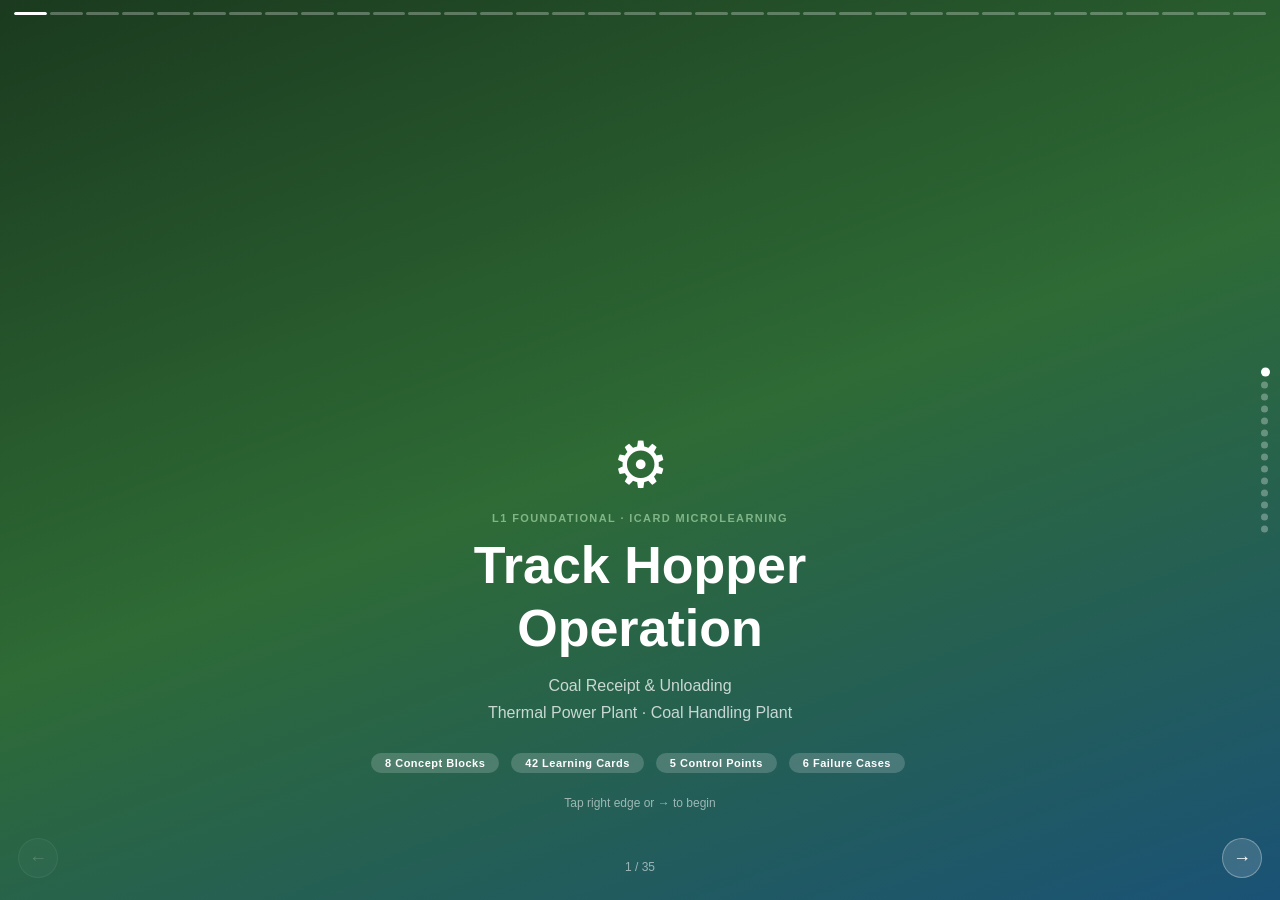
<file: Data/Track_Hopper_iCard_Microlearning.html>
<!DOCTYPE html>
<html lang="en">
<head>
<meta charset="UTF-8">
<meta name="viewport" content="width=device-width, initial-scale=1.0, maximum-scale=1.0, user-scalable=no">
<title>Track Hopper – iCard Microlearning</title>
<style>
:root {
  --c-forest: #1b5e20; --c-teal: #006064; --c-purple: #4a148c;
  --c-orange: #e65100; --c-slate: #1a237e; --c-red: #b71c1c;
  --c-brown: #3e2723; --c-green: #2e7d32; --c-quiz: #212121;
}
* { margin:0; padding:0; box-sizing:border-box; -webkit-tap-highlight-color:transparent; }
html, body { height:100%; overflow:hidden; font-family:'Segoe UI',Arial,sans-serif; background:#000; }

/* ── DECK WRAPPER ── */
#deck { position:relative; width:100%; height:100%; }

/* ── CARDS ── */
.card {
  position:absolute; inset:0; display:flex; flex-direction:column;
  overflow:hidden; transition:transform .38s cubic-bezier(.4,0,.2,1), opacity .38s;
  will-change:transform; backface-visibility:hidden;
  user-select:none;
}
.card.hidden     { transform:translateX(100%); pointer-events:none; opacity:0; }
.card.exit-left  { transform:translateX(-100%); pointer-events:none; opacity:0; }
.card.active     { transform:translateX(0); opacity:1; }

/* ── PROGRESS BAR (top) ── */
.prog-row {
  position:absolute; top:0; left:0; right:0; z-index:20;
  display:flex; gap:3px; padding:12px 14px 0;
}
.prog-seg {
  flex:1; height:3px; border-radius:3px; background:rgba(255,255,255,.28);
  overflow:hidden;
}
.prog-seg .fill { height:100%; width:0%; background:#fff; border-radius:3px; transition:width .35s linear; }
.prog-seg.done .fill  { width:100%; }
.prog-seg.active .fill { animation:progAnim var(--dur, 999s) linear forwards; }
@keyframes progAnim { from{width:0%} to{width:100%} }

/* ── MODULE LABEL ── */
.mod-label {
  position:absolute; top:22px; right:14px; z-index:21;
  background:rgba(0,0,0,.38); border:1px solid rgba(255,255,255,.2);
  color:#fff; font-size:10px; font-weight:700; letter-spacing:.8px;
  text-transform:uppercase; padding:3px 10px; border-radius:20px;
}

/* ── NAV ZONES ── */
.nav-left, .nav-right {
  position:absolute; top:0; bottom:0; z-index:10; cursor:pointer; width:40%;
}
.nav-left  { left:0; }
.nav-right { right:0; }

/* ── NAV ARROWS ── */
.arrow {
  position:absolute; bottom:22px; z-index:25;
  background:rgba(255,255,255,.15); border:1px solid rgba(255,255,255,.3);
  border-radius:50%; width:40px; height:40px; display:flex; align-items:center; justify-content:center;
  cursor:pointer; font-size:18px; color:#fff; transition:background .2s;
}
.arrow:hover { background:rgba(255,255,255,.3); }
#arr-left  { left:18px; }
#arr-right { right:18px; }
#arr-left.hidden-btn, #arr-right.hidden-btn { opacity:.2; pointer-events:none; }

/* counter */
#counter {
  position:fixed; bottom:26px; left:50%; transform:translateX(-50%);
  z-index:30; font-size:12px; color:rgba(255,255,255,.55); pointer-events:none;
}

/* ── CARD CONTENT HELPERS ── */
.card-body {
  flex:1; display:flex; flex-direction:column; padding:58px 22px 72px;
  justify-content:center;
}
.eyebrow { font-size:11px; font-weight:700; letter-spacing:1.4px; text-transform:uppercase; opacity:.7; margin-bottom:10px; }
.card-h1 { font-size:clamp(26px,5.5vw,42px); font-weight:900; line-height:1.2; margin-bottom:14px; }
.card-h2 { font-size:clamp(20px,4vw,30px); font-weight:800; line-height:1.3; margin-bottom:12px; }
.card-p  { font-size:clamp(13px,2.2vw,16px); line-height:1.65; opacity:.92; margin-bottom:10px; }
.pill {
  display:inline-block; padding:4px 14px; border-radius:20px;
  font-size:11px; font-weight:700; margin:3px 4px 3px 0; letter-spacing:.5px;
}
.big-stat { font-size:clamp(52px,12vw,80px); font-weight:900; line-height:1; }
.big-unit { font-size:clamp(16px,3vw,22px); font-weight:600; opacity:.75; }

/* callout boxes */
.callout {
  border-radius:10px; padding:12px 15px; margin:12px 0;
  border-left:4px solid; font-size:clamp(12px,2vw,14px);
}
.callout .cl { font-size:10px; font-weight:800; text-transform:uppercase; letter-spacing:1px; margin-bottom:4px; }
.callout-warn  { background:rgba(255,167,38,.12); border-color:#ffa726; color:#fff3e0; }
.callout-warn .cl { color:#ffa726; }
.callout-danger{ background:rgba(239,83,80,.12); border-color:#ef5350; color:#ffeaea; }
.callout-danger .cl { color:#ef5350; }
.callout-key   { background:rgba(102,187,106,.12); border-color:#66bb6a; color:#e8f5e9; }
.callout-key .cl { color:#66bb6a; }
.callout-info  { background:rgba(41,182,246,.12); border-color:#29b6f6; color:#e1f5fe; }
.callout-info .cl { color:#29b6f6; }

/* list */
.iclist { list-style:none; }
.iclist li { display:flex; gap:10px; padding:7px 0; border-bottom:1px solid rgba(255,255,255,.08); font-size:clamp(12px,2vw,14px); align-items:flex-start; }
.iclist li:last-child { border:none; }
.iclist li .ic2 { font-size:17px; flex-shrink:0; }

/* grid 2-col */
.g2 { display:grid; grid-template-columns:1fr 1fr; gap:10px; margin:12px 0; }
.g2-card { border-radius:10px; padding:12px; font-size:clamp(11px,1.8vw,13px); border:1px solid rgba(255,255,255,.15); }
.g2-card h4 { font-size:clamp(12px,2vw,14px); font-weight:700; margin-bottom:6px; }

/* SVG container */
.svg-frame { margin:14px 0; border-radius:12px; overflow:hidden; background:rgba(0,0,0,.25); border:1px solid rgba(255,255,255,.1); text-align:center; }
.svg-frame svg { max-width:100%; height:auto; display:block; margin:0 auto; }
.svg-cap { font-size:11px; padding:6px 10px; opacity:.65; text-align:center; font-style:italic; }

/* ── QUIZ ── */
.quiz-opt {
  display:flex; align-items:center; gap:12px;
  padding:11px 15px; border-radius:10px; margin-bottom:9px; cursor:pointer;
  border:2px solid rgba(255,255,255,.2); transition:all .2s;
  font-size:clamp(13px,2.2vw,15px); color:#fff;
}
.quiz-opt:hover { border-color:rgba(255,255,255,.5); background:rgba(255,255,255,.08); }
.quiz-opt .qnum { width:28px; height:28px; border-radius:50%; border:2px solid rgba(255,255,255,.4); display:flex; align-items:center; justify-content:center; font-size:12px; font-weight:700; flex-shrink:0; }
.quiz-opt.correct { border-color:#66bb6a; background:rgba(102,187,106,.18); }
.quiz-opt.wrong   { border-color:#ef5350; background:rgba(239,83,80,.15); }
.quiz-feedback { padding:12px 15px; border-radius:8px; margin-top:10px; font-size:13px; display:none; }
.quiz-feedback.show { display:block; }
.quiz-feedback.ok  { background:rgba(102,187,106,.15); border:1px solid #66bb6a; color:#e8f5e9; }
.quiz-feedback.no  { background:rgba(239,83,80,.12); border:1px solid #ef5350; color:#ffeaea; }

/* ── SPECIFIC CARD THEMES ── */
/* cover */
.cover-card { background:linear-gradient(160deg,#1b3a1f 0%,#2e6b35 50%,#1a5276 100%); color:#fff; }
/* how to use */
.how-card { background:linear-gradient(160deg,#212121 0%,#1a237e 100%); color:#fff; }

/* CB themes */
.cb1-card { background:linear-gradient(160deg,#1b5e20 0%,#2e7d32 100%); color:#fff; }
.cb2-card { background:linear-gradient(160deg,#006064 0%,#00838f 100%); color:#fff; }
.cb3-card { background:linear-gradient(160deg,#3e2723 0%,#6d4c41 100%); color:#fff; }
.cb4-card { background:linear-gradient(160deg,#4a148c 0%,#6a1b9a 100%); color:#fff; }
.cb5-card { background:linear-gradient(160deg,#e65100 0%,#bf360c 100%); color:#fff; }
.cb6-card { background:linear-gradient(160deg,#1a237e 0%,#283593 100%); color:#fff; }
.cb7-card { background:linear-gradient(160deg,#b71c1c 0%,#c62828 100%); color:#fff; }
.cb8-card { background:linear-gradient(160deg,#212121 0%,#37474f 100%); color:#fff; }
.cp-card-t { background:linear-gradient(160deg,#1a3a4a 0%,#0d47a1 100%); color:#fff; }
.fc-card-t { background:linear-gradient(160deg,#4a0e0e 0%,#b71c1c 100%); color:#fff; }
.quiz-card { background:linear-gradient(160deg,#1a1a2e 0%,#16213e 100%); color:#fff; }
.out-card  { background:linear-gradient(160deg,#1b5e20 0%,#0d2b63 100%); color:#fff; }

/* flow diagram steps */
.flow-step {
  display:flex; align-items:center; gap:10px; padding:10px 14px;
  border-radius:10px; margin-bottom:8px;
  border:1px solid rgba(255,255,255,.2);
  font-size:clamp(12px,2vw,14px);
}
.flow-step .fnum { width:32px; height:32px; border-radius:50%; display:flex; align-items:center; justify-content:center; font-weight:800; font-size:14px; flex-shrink:0; }
.flow-step .farr { font-size:18px; opacity:.5; }

/* hazard zone pill */
.hz { border-radius:10px; padding:14px; margin:8px 0; border:1px solid rgba(255,255,255,.15); }
.hz h4 { font-size:13px; font-weight:800; margin-bottom:4px; }
.hz p  { font-size:12px; opacity:.85; }

/* failure card items */
.fail-item { border-radius:10px; padding:14px; margin:10px 0; border-left:4px solid #ef5350; background:rgba(239,83,80,.1); }
.fail-item .fi-tag { font-size:10px; font-weight:800; text-transform:uppercase; letter-spacing:1px; color:#ef5350; margin-bottom:5px; }
.fail-item h4  { font-size:14px; font-weight:700; color:#fff; margin-bottom:4px; }
.fail-item p   { font-size:12px; opacity:.85; }

/* outcome tick list */
.ot-list li { border-bottom:1px solid rgba(255,255,255,.08); padding:9px 0; display:flex; gap:10px; align-items:flex-start; font-size:clamp(12px,2vw,14px); }
.ot-chk { color:#66bb6a; font-size:18px; flex-shrink:0; }

/* module nav dots */
#mod-dots {
  position:fixed; top:50%; right:10px; transform:translateY(-50%);
  z-index:30; display:flex; flex-direction:column; gap:5px;
}
.mdot { width:7px; height:7px; border-radius:50%; background:rgba(255,255,255,.3); cursor:pointer; transition:all .2s; }
.mdot.active { background:#fff; width:9px; height:9px; }

/* tap hint */
#tap-hint {
  position:fixed; bottom:68px; left:50%; transform:translateX(-50%);
  z-index:30; font-size:11px; color:rgba(255,255,255,.45);
  pointer-events:none; animation:fadeHint 4s ease forwards;
}
@keyframes fadeHint { 0%{opacity:1} 70%{opacity:1} 100%{opacity:0} }
</style>
</head>
<body>

<div id="deck"></div>

<!-- Fixed navigation arrows -->
<div class="arrow" id="arr-left"  onclick="prevCard()">&#8592;</div>
<div class="arrow" id="arr-right" onclick="nextCard()">&#8594;</div>
<div id="counter"></div>
<div id="mod-dots"></div>
<div id="tap-hint">← Tap left / right edges to navigate →</div>

<script>
// ═══════════════════════════════════════════════════════
//  CARD DATA
// ═══════════════════════════════════════════════════════
const MODULES = [
  { id:'cover',  label:'', color:'#2e7d32' },
  { id:'intro',  label:'How to Use', color:'#1a237e' },
  { id:'cb1',    label:'CB1 · Purpose', color:'#2e7d32' },
  { id:'cb2',    label:'CB2 · System Flow', color:'#00838f' },
  { id:'cb3',    label:'CB3 · Structure', color:'#6d4c41' },
  { id:'cb4',    label:'CB4 · Grizzly', color:'#6a1b9a' },
  { id:'cb5',    label:'CB5 · Feeders', color:'#bf360c' },
  { id:'cb6',    label:'CB6 · Coal Flow', color:'#283593' },
  { id:'cb7',    label:'CB7 · Surface Risk', color:'#c62828' },
  { id:'cb8',    label:'CB8 · Hazard Zones', color:'#37474f' },
  { id:'cp',     label:'Control Points', color:'#0d47a1' },
  { id:'fc',     label:'Failure Cases', color:'#b71c1c' },
  { id:'quiz',   label:'Quiz', color:'#1a1a2e' },
  { id:'out',    label:'You Are L1-Ready', color:'#1b5e20' },
];

const CARDS = [
// ── COVER ──────────────────────────────────────────────
{mod:0, theme:'cover-card', html:`
<div class="card-body" style="justify-content:flex-end;padding-bottom:90px">
  <div style="text-align:center">
    <div style="font-size:64px;margin-bottom:10px">⚙</div>
    <div class="eyebrow" style="color:#a5d6a7;justify-content:center;display:flex">L1 Foundational · iCard Microlearning</div>
    <div class="card-h1" style="text-align:center;font-size:clamp(30px,7vw,52px)">Track Hopper<br>Operation</div>
    <div class="card-p" style="text-align:center;opacity:.75;margin-top:6px">Coal Receipt &amp; Unloading<br>Thermal Power Plant · Coal Handling Plant</div>
    <div style="margin-top:24px;display:flex;justify-content:center;gap:8px;flex-wrap:wrap">
      <span class="pill" style="background:rgba(255,255,255,.18);color:#fff">8 Concept Blocks</span>
      <span class="pill" style="background:rgba(255,255,255,.18);color:#fff">42 Learning Cards</span>
      <span class="pill" style="background:rgba(255,255,255,.18);color:#fff">5 Control Points</span>
      <span class="pill" style="background:rgba(255,255,255,.18);color:#fff">6 Failure Cases</span>
    </div>
    <div style="margin-top:20px;font-size:12px;opacity:.55;color:#fff">Tap right edge or → to begin</div>
  </div>
</div>`},

// ── HOW TO USE ─────────────────────────────────────────
{mod:1, theme:'how-card', html:`
<div class="card-body">
  <div class="eyebrow" style="color:#90caf9">Before You Start</div>
  <div class="card-h2">How to use this course</div>
  <ul class="iclist" style="margin-top:8px">
    <li><span class="ic2">👆</span><span>Tap the <strong>right side</strong> to go to the next card. Tap the <strong>left side</strong> to go back.</span></li>
    <li><span class="ic2">↔️</span><span>On mobile, <strong>swipe left or right</strong> to navigate between cards.</span></li>
    <li><span class="ic2">⌨️</span><span>On desktop, use your <strong>arrow keys</strong> or click the ← → buttons.</span></li>
    <li><span class="ic2">🔵</span><span>The <strong>dots on the right</strong> show which module you're in. Tap to jump.</span></li>
    <li><span class="ic2">🎯</span><span>Each card is one idea. Read, absorb, then move on.</span></li>
    <li><span class="ic2">⚠️</span><span>This is a <strong>Context &amp; Awareness</strong> course. It does NOT teach you how to operate equipment.</span></li>
  </ul>
  <div class="callout callout-key" style="margin-top:14px">
    <div class="cl">✅ Your goal</div>
    When you finish, you will understand the Track Hopper system completely — before you ever visit the plant.
  </div>
</div>`},

// ── CB1 ────────────────────────────────────────────────
{mod:2, theme:'cb1-card', html:`
<div class="card-body">
  <div class="eyebrow" style="color:#a5d6a7">Concept Block 1 · Purpose</div>
  <div class="card-h1">What is a<br>Track Hopper?</div>
  <div class="svg-frame">
    <svg viewBox="0 0 360 180" xmlns="http://www.w3.org/2000/svg">
      <rect x="0" y="0" width="360" height="180" fill="#1b3a1f"/>
      <!-- Rail track -->
      <rect x="20" y="60" width="320" height="8" rx="2" fill="#607d8b"/>
      <!-- Sleepers -->
      <rect x="50" y="57" width="8" height="14" fill="#5d4037"/>
      <rect x="90" y="57" width="8" height="14" fill="#5d4037"/>
      <rect x="130" y="57" width="8" height="14" fill="#5d4037"/>
      <rect x="170" y="57" width="8" height="14" fill="#5d4037"/>
      <rect x="210" y="57" width="8" height="14" fill="#5d4037"/>
      <rect x="250" y="57" width="8" height="14" fill="#5d4037"/>
      <rect x="290" y="57" width="8" height="14" fill="#5d4037"/>
      <!-- Ground line -->
      <rect x="0" y="72" width="360" height="4" fill="#5d4037"/>
      <!-- Wagon -->
      <rect x="120" y="30" width="120" height="32" rx="3" fill="#546e7a" stroke="#37474f" stroke-width="1.5"/>
      <text x="180" y="43" font-size="9" fill="white" text-anchor="middle" font-weight="700">COAL WAGON</text>
      <text x="180" y="55" font-size="8" fill="#90caf9" text-anchor="middle">bottom doors open</text>
      <!-- Falling coal -->
      <text x="155" y="84" font-size="14" fill="#bcaaa4">⬇⬇⬇</text>
      <!-- Hopper -->
      <polygon points="80,76 120,140 240,140 280,76" fill="#4e342e" opacity="0.8"/>
      <!-- Coal inside -->
      <ellipse cx="180" cy="135" rx="55" ry="10" fill="#2e1a0e" opacity="0.9"/>
      <text x="180" y="138" font-size="8" fill="#bcaaa4" text-anchor="middle">coal accumulating</text>
      <!-- Labels -->
      <text x="180" y="165" font-size="9" fill="#a5d6a7" text-anchor="middle">Track Hopper Pit (underground)</text>
    </svg>
    <div class="svg-cap">Rail wagon with open bottom doors discharging coal by gravity into underground hopper</div>
  </div>
  <div class="card-p">A <strong>Track Hopper</strong> is an underground pit built beneath a rail track. Wagons with bottom-opening doors drive over it — coal falls straight through into the pit below. <em>No tipping. No rotation. Just gravity.</em></div>
</div>`},

{mod:2, theme:'cb1-card', html:`
<div class="card-body">
  <div class="eyebrow" style="color:#a5d6a7">Concept Block 1 · Purpose</div>
  <div class="card-h2">Why it matters to the plant</div>
  <div style="text-align:center;margin:16px 0">
    <div class="big-stat" style="color:#a5d6a7">240</div>
    <div class="big-unit" style="color:#fff">tonnes per hour</div>
    <div style="font-size:12px;opacity:.6;margin-top:4px">Coal demanded by a single 660 MW boiler unit</div>
  </div>
  <div class="callout callout-warn">
    <div class="cl">⚠ Critical Fact</div>
    The Track Hopper is the plant's <strong>primary coal entry gate</strong>. If it stops, fuel supply to the boiler begins failing within hours. There is no other route for coal at this rate.
  </div>
  <div style="display:flex;gap:10px;margin-top:14px">
    <div style="flex:1;background:rgba(255,255,255,.08);border-radius:10px;padding:12px;text-align:center">
      <div style="font-size:28px;font-weight:800;color:#a5d6a7">2,000–4,000</div>
      <div style="font-size:11px;opacity:.7">TPH unload rate (full rake)</div>
    </div>
    <div style="flex:1;background:rgba(255,255,255,.08);border-radius:10px;padding:12px;text-align:center">
      <div style="font-size:28px;font-weight:800;color:#a5d6a7">58–72</div>
      <div style="font-size:11px;opacity:.7">wagons in one rake</div>
    </div>
  </div>
</div>`},

{mod:2, theme:'cb1-card', html:`
<div class="card-body">
  <div class="eyebrow" style="color:#a5d6a7">Concept Block 1 · Purpose</div>
  <div class="card-h2">Track Hopper vs Wagon Tippler</div>
  <div class="g2" style="margin-top:12px">
    <div class="g2-card" style="border-color:#66bb6a;background:rgba(102,187,106,.1)">
      <h4 style="color:#66bb6a">✅ Track Hopper</h4>
      <p>Wagon stays on track. Bottom doors open. Coal falls by gravity. Continuous movement — entire rake unloaded while slowly moving.</p>
    </div>
    <div class="g2-card" style="border-color:#ef5350;background:rgba(239,83,80,.1)">
      <h4 style="color:#ef5350">↔ Wagon Tippler</h4>
      <p>Wagon is clamped and physically rotated ~160°. One wagon at a time. Stops train for each cycle. Different wagon type needed.</p>
    </div>
  </div>
  <div class="callout callout-info" style="margin-top:10px">
    <div class="cl">ℹ Key Difference</div>
    Track Hopper requires special BOXN-HL wagons with bottom-discharge doors. Regular wagons cannot be used. This is a design choice made when building the plant.
  </div>
  <div class="card-p" style="margin-top:8px">Both serve the same purpose — getting coal into the plant — but through completely different mechanisms with different hazards and different equipment requirements.</div>
</div>`},

// ── CB2 ────────────────────────────────────────────────
{mod:3, theme:'cb2-card', html:`
<div class="card-body">
  <div class="eyebrow" style="color:#80deea">Concept Block 2 · System Flow</div>
  <div class="card-h2">The complete coal journey</div>
  <div style="margin:14px 0">
    <div class="flow-step" style="background:rgba(255,255,255,.1)">
      <div class="fnum" style="background:#1565c0">1</div>
      <div><strong>Coal Wagon</strong><br><span style="opacity:.7;font-size:12px">Bottom doors open over track hopper</span></div>
    </div>
    <div class="flow-step" style="background:rgba(255,255,255,.1)">
      <div class="fnum" style="background:#2e7d32">2</div>
      <div><strong>Track Hopper Pit</strong><br><span style="opacity:.7;font-size:12px">Coal falls by gravity into underground cavity</span></div>
    </div>
    <div class="flow-step" style="background:rgba(255,255,255,.1)">
      <div class="fnum" style="background:#6a1b9a">3</div>
      <div><strong>Grizzly Screen</strong><br><span style="opacity:.7;font-size:12px">Steel bars filter out oversized material</span></div>
    </div>
    <div class="flow-step" style="background:rgba(255,255,255,.1)">
      <div class="fnum" style="background:#e65100">4</div>
      <div><strong>Feeder System</strong><br><span style="opacity:.7;font-size:12px">Extracts coal at controlled, steady rate</span></div>
    </div>
    <div class="flow-step" style="background:rgba(255,255,255,.1)">
      <div class="fnum" style="background:#37474f">5</div>
      <div><strong>Belt Conveyor</strong><br><span style="opacity:.7;font-size:12px">Carries coal to crusher / yard / bunkers</span></div>
    </div>
  </div>
</div>`},

{mod:3, theme:'cb2-card', html:`
<div class="card-body">
  <div class="eyebrow" style="color:#80deea">Concept Block 2 · System Flow</div>
  <div class="card-h2">Break one link,<br>break the chain</div>
  <div class="card-p">Coal has only one path into the plant. Every stage depends on the stage before it. There is no bypass, no backup route, no alternative.</div>
  <ul class="iclist" style="margin-top:6px">
    <li><span class="ic2">🔴</span><span><strong>Hopper blocked</strong> → coal can't accumulate → feeder runs on empty → bunkers starve</span></li>
    <li><span class="ic2">🔴</span><span><strong>Grizzly damaged</strong> → oversized material enters feeder → feeder destroyed</span></li>
    <li><span class="ic2">🔴</span><span><strong>Feeder fails</strong> → hopper fills and overflows → coal receipt stops</span></li>
    <li><span class="ic2">🔴</span><span><strong>Conveyor trips</strong> → all downstream processes freeze instantly</span></li>
  </ul>
  <div class="callout callout-danger" style="margin-top:10px">
    <div class="cl">🚨 Consequence</div>
    Any failure here reaches the boiler within hours. A 660 MW unit at reduced load loses crores in revenue every hour.
  </div>
</div>`},

// ── CB3 ────────────────────────────────────────────────
{mod:4, theme:'cb3-card', html:`
<div class="card-body">
  <div class="eyebrow" style="color:#bcaaa4">Concept Block 3 · Hopper Structure</div>
  <div class="card-h2">An underground cavity<br>you cannot fully see</div>
  <div class="svg-frame">
    <svg viewBox="0 0 360 200" xmlns="http://www.w3.org/2000/svg">
      <rect x="0" y="0" width="360" height="200" fill="#2e1a0e"/>
      <!-- Surface -->
      <rect x="0" y="70" width="360" height="6" fill="#5d4037"/>
      <text x="5" y="66" font-size="9" fill="#bcaaa4">GROUND LEVEL</text>
      <!-- Track -->
      <rect x="20" y="56" width="320" height="7" rx="1" fill="#607d8b"/>
      <!-- Grizzly bars -->
      <line x1="20" y1="72" x2="340" y2="72" stroke="#212121" stroke-width="5"/>
      <line x1="20" y1="80" x2="340" y2="80" stroke="#212121" stroke-width="5"/>
      <text x="180" y="69" font-size="8" fill="#bdbdbd" text-anchor="middle">GRIZZLY BARS</text>
      <!-- Hopper shape -->
      <polygon points="40,76 90,145 270,145 320,76" fill="#4e342e" opacity="0.7"/>
      <!-- Lower funnel -->
      <polygon points="90,145 120,185 240,185 270,145" fill="#3e2723" opacity="0.8"/>
      <!-- Depth arrow -->
      <line x1="12" y1="76" x2="12" y2="185" stroke="#ef9a9a" stroke-width="1.5" stroke-dasharray="3,2"/>
      <line x1="6" y1="76" x2="18" y2="76" stroke="#ef9a9a" stroke-width="1.5"/>
      <line x1="6" y1="185" x2="18" y2="185" stroke="#ef9a9a" stroke-width="1.5"/>
      <text x="22" y="135" font-size="8" fill="#ef9a9a" transform="rotate(-90,22,135)">4–7 m deep</text>
      <!-- Coal inside -->
      <ellipse cx="180" cy="163" rx="65" ry="11" fill="#1a0e06" opacity="0.9"/>
      <text x="180" y="166" font-size="8" fill="#bcaaa4" text-anchor="middle">COAL ACCUMULATING</text>
      <!-- Feeder label -->
      <rect x="130" y="186" width="100" height="14" rx="3" fill="#e65100" opacity="0.8"/>
      <text x="180" y="196" font-size="8" fill="white" text-anchor="middle">FEEDER BELOW</text>
      <!-- Hopper labels -->
      <text x="330" y="115" font-size="8" fill="#bcaaa4">Side</text>
      <text x="330" y="126" font-size="8" fill="#bcaaa4">Wall</text>
    </svg>
    <div class="svg-cap">Cross-section: rail track at top, grizzly at ground, 4–7m underground cavity below</div>
  </div>
  <div class="card-p">What looks like a flat track with some steel bars is actually the top of a <strong>massive underground cavity</strong> — 4 to 7 metres deep, 40 to 150 metres long. Most of the structure is invisible from where you stand.</div>
</div>`},

{mod:4, theme:'cb3-card', html:`
<div class="card-body">
  <div class="eyebrow" style="color:#bcaaa4">Concept Block 3 · Hopper Structure</div>
  <div class="card-h2">4 key structural<br>elements</div>
  <div class="g2" style="margin-top:12px">
    <div class="g2-card" style="background:rgba(255,255,255,.08)">
      <h4 style="color:#ef9a9a">🕳 Hopper Pit</h4>
      <p>Reinforced concrete underground cavity. Funnel-shaped to guide coal to feeder at base.</p>
    </div>
    <div class="g2-card" style="background:rgba(255,255,255,.08)">
      <h4 style="color:#ef9a9a">🚃 Unloading Zone</h4>
      <p>Track section above hopper with open grizzly bars. Wagons stop or move slowly here.</p>
    </div>
    <div class="g2-card" style="background:rgba(255,255,255,.08)">
      <h4 style="color:#ef9a9a">📐 Side Walls</h4>
      <p>Sloped concrete (60–70° angle) guiding coal downward. Must be steep enough for gravity flow.</p>
    </div>
    <div class="g2-card" style="background:rgba(255,255,255,.08)">
      <h4 style="color:#ef9a9a">⬇ Feeder Opening</h4>
      <p>Narrow base outlet above the feeder. Controls flow rate. Never accessible during operation.</p>
    </div>
  </div>
  <div class="callout callout-danger" style="margin-top:10px">
    <div class="cl">🚨 Safety Reality</div>
    A fall from grizzly level into an operating hopper is potentially fatal. The feeder is running below. Coal is in motion. There is no safe recovery.
  </div>
</div>`},

// ── CB4 ────────────────────────────────────────────────
{mod:5, theme:'cb4-card', html:`
<div class="card-body">
  <div class="eyebrow" style="color:#ce93d8">Concept Block 4 · Grizzly</div>
  <div class="card-h2">The Grizzly —<br>first line of defence</div>
  <div class="svg-frame">
    <svg viewBox="0 0 360 160" xmlns="http://www.w3.org/2000/svg">
      <rect x="0" y="0" width="360" height="160" fill="#1a0a2e"/>
      <!-- Grizzly frame -->
      <rect x="30" y="30" width="300" height="70" rx="3" fill="none" stroke="#9c27b0" stroke-width="2"/>
      <!-- Bars -->
      <line x1="30" y1="45" x2="330" y2="45" stroke="#9c27b0" stroke-width="7"/>
      <line x1="30" y1="65" x2="330" y2="65" stroke="#9c27b0" stroke-width="7"/>
      <line x1="30" y1="85" x2="330" y2="85" stroke="#9c27b0" stroke-width="7"/>
      <!-- Gap label -->
      <line x1="338" y1="45" x2="338" y2="65" stroke="#ce93d8" stroke-width="1"/>
      <text x="344" y="57" font-size="9" fill="#ce93d8">gap</text>
      <text x="342" y="68" font-size="8" fill="#ce93d8">200–300mm</text>
      <!-- Small coal passing through -->
      <ellipse cx="100" cy="56" rx="7" ry="5" fill="#795548"/>
      <text x="85" y="122" font-size="9" fill="#66bb6a">Fine coal ✓ passes</text>
      <line x1="100" y1="86" x2="100" y2="110" stroke="#66bb6a" stroke-width="1.5" stroke-dasharray="3,2"/>
      <!-- Small coal 2 -->
      <ellipse cx="200" cy="74" rx="6" ry="5" fill="#795548"/>
      <line x1="200" y1="86" x2="200" y2="110" stroke="#66bb6a" stroke-width="1.5" stroke-dasharray="3,2"/>
      <!-- Large lump STOPPED -->
      <ellipse cx="280" cy="57" rx="20" ry="14" fill="#6d4c41" stroke="#4e342e" stroke-width="1.5"/>
      <text x="280" y="60" font-size="8" fill="white" text-anchor="middle" font-weight="700">LARGE</text>
      <text x="280" y="70" font-size="8" fill="white" text-anchor="middle" font-weight="700">LUMP</text>
      <text x="265" y="122" font-size="9" fill="#ef5350">⛔ STOPPED</text>
      <!-- Title -->
      <text x="180" y="20" font-size="10" fill="#ce93d8" text-anchor="middle" font-weight="700">GRIZZLY SCREEN — Top View</text>
      <!-- Below -->
      <text x="180" y="148" font-size="9" fill="#a5d6a7" text-anchor="middle">↓  Fine coal falls freely into hopper pit below</text>
    </svg>
    <div class="svg-cap">Steel bar grid — small coal passes, oversized material and debris are stopped</div>
  </div>
  <div class="card-p">The Grizzly is a grid of thick steel bars (75–100 mm section) across the hopper opening. It is the only barrier between uncontrolled wagon contents and the precision-engineered machinery below.</div>
</div>`},

{mod:5, theme:'cb4-card', html:`
<div class="card-body">
  <div class="eyebrow" style="color:#ce93d8">Concept Block 4 · Grizzly</div>
  <div class="card-h2">What happens if the<br>grizzly fails?</div>
  <div class="callout callout-danger" style="margin-top:8px">
    <div class="cl">🚨 Chain of Destruction</div>
    Broken bar → large boulder enters hopper → reaches feeder → feeder belt/chain destroyed → <strong>days of downtime</strong>
  </div>
  <ul class="iclist" style="margin-top:12px">
    <li><span class="ic2">🪨</span><span><strong>Boulder/large lump</strong> — destroys feeder belt or apron chain completely</span></li>
    <li><span class="ic2">🔩</span><span><strong>Metal debris</strong> (bolts, wire) — cuts conveyor belt downstream</span></li>
    <li><span class="ic2">🌿</span><span><strong>Rope or wood</strong> — wraps around feeder shaft, causes jam and stall</span></li>
    <li><span class="ic2">🪨</span><span><strong>Shale/stone</strong> — jams between apron plates, cracking the steel pans</span></li>
  </ul>
  <div class="callout callout-warn" style="margin-top:12px">
    <div class="cl">⚠ Rule</div>
    Broken grizzly bars are treated as emergency repairs — not routine maintenance. A bar gap means the entire system below is unprotected.
  </div>
</div>`},

// ── CB5 ────────────────────────────────────────────────
{mod:6, theme:'cb5-card', html:`
<div class="card-body">
  <div class="eyebrow" style="color:#ffccbc">Concept Block 5 · Feeders</div>
  <div class="card-h2">Why a feeder is needed</div>
  <div class="card-p">Without a feeder, coal in the hopper would rush out uncontrollably — sometimes flooding the conveyor, sometimes blocking and stopping entirely.</div>
  <div style="margin:16px 0;text-align:center">
    <div style="display:flex;align-items:center;justify-content:center;gap:14px;margin:10px 0">
      <div style="text-align:center">
        <div style="font-size:32px">🪣</div>
        <div style="font-size:11px;opacity:.7">Full hopper</div>
        <div style="font-size:11px;opacity:.7">(uncontrolled)</div>
      </div>
      <div style="font-size:30px;opacity:.5">→</div>
      <div style="text-align:center">
        <div style="font-size:32px">⚙</div>
        <div style="font-size:11px;opacity:.7">Feeder</div>
        <div style="font-size:11px;opacity:.7">(controls rate)</div>
      </div>
      <div style="font-size:30px;opacity:.5">→</div>
      <div style="text-align:center">
        <div style="font-size:32px">➡</div>
        <div style="font-size:11px;opacity:.7">Steady stream</div>
        <div style="font-size:11px;opacity:.7">to conveyor</div>
      </div>
    </div>
  </div>
  <div class="callout callout-info">
    <div class="cl">ℹ Mental Model</div>
    Think of the feeder as the tap at the bottom of a full tank. Without a tap, water (coal) gushes out or blocks. With a tap, you control the exact flow rate.
  </div>
  <div class="card-p" style="margin-top:8px">Two main types of feeders are used in track hopper systems — <strong>Belt Feeders</strong> and <strong>Apron Feeders</strong>. Swipe to see each one.</div>
</div>`},

{mod:6, theme:'cb5-card', html:`
<div class="card-body">
  <div class="eyebrow" style="color:#ffccbc">Concept Block 5 · Feeders</div>
  <div class="card-h2">Belt Feeder</div>
  <div class="svg-frame">
    <svg viewBox="0 0 360 130" xmlns="http://www.w3.org/2000/svg">
      <rect x="0" y="0" width="360" height="130" fill="#1a0a00"/>
      <!-- Hopper above -->
      <polygon points="100,10 135,50 225,50 260,10" fill="#4e342e" opacity="0.8"/>
      <text x="180" y="32" font-size="9" fill="#bcaaa4" text-anchor="middle">HOPPER</text>
      <!-- Belt -->
      <rect x="40" y="50" width="230" height="18" rx="3" fill="#1565c0" opacity="0.9"/>
      <text x="155" y="62" font-size="10" fill="white" text-anchor="middle" font-weight="700">RUBBER BELT</text>
      <!-- Pulleys -->
      <circle cx="42" cy="59" r="11" fill="#0d47a1"/>
      <circle cx="268" cy="59" r="11" fill="#0d47a1"/>
      <!-- Coal on belt -->
      <ellipse cx="165" cy="52" rx="50" ry="7" fill="#4e342e" opacity="0.7"/>
      <!-- Arrow direction -->
      <line x1="230" y1="59" x2="295" y2="59" stroke="#ffa726" stroke-width="2"/>
      <polygon points="293,55 300,59 293,63" fill="#ffa726"/>
      <text x="305" y="63" font-size="9" fill="#ffa726">→ conveyor</text>
      <!-- Return belt -->
      <rect x="40" y="74" width="230" height="8" rx="2" fill="#1565c0" opacity="0.35"/>
      <!-- Labels -->
      <text x="155" y="100" font-size="9" fill="#90caf9" text-anchor="middle">Speed-controlled rubber belt</text>
      <text x="155" y="113" font-size="9" fill="#90caf9" text-anchor="middle">Gentle on coal · best for fine/medium coal</text>
    </svg>
    <div class="svg-cap">Belt Feeder — short rubber conveyor running under hopper discharge</div>
  </div>
  <div class="g2" style="margin-top:8px">
    <div class="g2-card" style="background:rgba(255,255,255,.08)">
      <h4 style="color:#66bb6a">✅ Strengths</h4>
      <p>Smooth flow, speed-adjustable, less coal breakage. Good for fine/medium coal.</p>
    </div>
    <div class="g2-card" style="background:rgba(255,255,255,.08)">
      <h4 style="color:#ef5350">⚠ Limits</h4>
      <p>Belt can be damaged by sharp coarse coal. Ongoing belt wear and replacement.</p>
    </div>
  </div>
</div>`},

{mod:6, theme:'cb5-card', html:`
<div class="card-body">
  <div class="eyebrow" style="color:#ffccbc">Concept Block 5 · Feeders</div>
  <div class="card-h2">Apron Feeder</div>
  <div class="svg-frame">
    <svg viewBox="0 0 360 130" xmlns="http://www.w3.org/2000/svg">
      <rect x="0" y="0" width="360" height="130" fill="#1a0a00"/>
      <!-- Hopper above -->
      <polygon points="100,10 135,50 225,50 260,10" fill="#4e342e" opacity="0.8"/>
      <text x="180" y="32" font-size="9" fill="#bcaaa4" text-anchor="middle">HOPPER</text>
      <!-- Apron plates (chain) -->
      <rect x="38" y="50" width="32" height="18" rx="2" fill="#6a1b9a" opacity="0.9"/>
      <rect x="72" y="50" width="32" height="18" rx="2" fill="#6a1b9a" opacity="0.9"/>
      <rect x="106" y="50" width="32" height="18" rx="2" fill="#6a1b9a" opacity="0.9"/>
      <rect x="140" y="50" width="32" height="18" rx="2" fill="#6a1b9a" opacity="0.9"/>
      <rect x="174" y="50" width="32" height="18" rx="2" fill="#6a1b9a" opacity="0.9"/>
      <rect x="208" y="50" width="32" height="18" rx="2" fill="#6a1b9a" opacity="0.9"/>
      <rect x="242" y="50" width="32" height="18" rx="2" fill="#6a1b9a" opacity="0.9"/>
      <!-- Chain line -->
      <line x1="38" y1="68" x2="274" y2="68" stroke="#4a148c" stroke-width="2" stroke-dasharray="4,2"/>
      <!-- Sprockets -->
      <circle cx="36" cy="59" r="11" fill="#4a148c"/>
      <circle cx="276" cy="59" r="11" fill="#4a148c"/>
      <!-- Coal in pans -->
      <ellipse cx="170" cy="52" rx="65" ry="6" fill="#4e342e" opacity="0.7"/>
      <!-- Arrow -->
      <line x1="245" y1="59" x2="305" y2="59" stroke="#ffa726" stroke-width="2"/>
      <polygon points="303,55 310,59 303,63" fill="#ffa726"/>
      <text x="313" y="63" font-size="9" fill="#ffa726">→</text>
      <!-- Return -->
      <rect x="38" y="74" width="236" height="8" rx="2" fill="#6a1b9a" opacity="0.3"/>
      <!-- Labels -->
      <text x="155" y="100" font-size="9" fill="#ce93d8" text-anchor="middle">Overlapping steel pan chain</text>
      <text x="155" y="113" font-size="9" fill="#ce93d8" text-anchor="middle">Heavy-duty · handles large lumps</text>
    </svg>
    <div class="svg-cap">Apron Feeder — chain of overlapping steel pans for heavy-duty, coarse-coal applications</div>
  </div>
  <div class="g2" style="margin-top:8px">
    <div class="g2-card" style="background:rgba(255,255,255,.08)">
      <h4 style="color:#66bb6a">✅ Strengths</h4>
      <p>Handles very large lumps and heavy loads. No belt to cut. Robust construction.</p>
    </div>
    <div class="g2-card" style="background:rgba(255,255,255,.08)">
      <h4 style="color:#ef5350">⚠ Limits</h4>
      <p>Heavier, more complex, higher cost. Chain and sprocket maintenance intensive.</p>
    </div>
  </div>
</div>`},

// ── CB6 ────────────────────────────────────────────────
{mod:7, theme:'cb6-card', html:`
<div class="card-body">
  <div class="eyebrow" style="color:#9fa8da">Concept Block 6 · Coal Flow Behaviour</div>
  <div class="card-h2">Coal is NOT<br>a liquid</div>
  <div style="font-size:56px;text-align:center;margin:14px 0">🪨</div>
  <div class="card-p">Most people assume coal flows like water. It doesn't. Coal is a <strong>bulk solid</strong> — it flows, yes, but it also <em>stops, bridges, jams, and collapses suddenly</em>.</div>
  <div class="callout callout-info" style="margin-top:10px">
    <div class="cl">ℹ Key Behaviour Patterns</div>
    <strong>Normal flow</strong> → coal slides steadily through hopper walls to feeder<br><br>
    <strong>Arch formation</strong> → coal particles interlock and create a bridge, stopping flow<br><br>
    <strong>Surge flow</strong> → arch collapses suddenly, releasing all backed-up coal at once
  </div>
  <div class="card-p" style="margin-top:8px">Both arch formation and surge flow are dangerous — for equipment <em>and</em> for people nearby. Swipe to understand each one.</div>
</div>`},

{mod:7, theme:'cb6-card', html:`
<div class="card-body">
  <div class="eyebrow" style="color:#9fa8da">Concept Block 6 · Coal Flow Behaviour</div>
  <div class="card-h2">Arch Formation<br>— The Silent Stop</div>
  <div class="svg-frame">
    <svg viewBox="0 0 360 160" xmlns="http://www.w3.org/2000/svg">
      <rect x="0" y="0" width="360" height="160" fill="#0d1220"/>
      <!-- Hopper -->
      <polygon points="50,20 110,100 250,100 310,20" fill="#1a237e" opacity="0.7"/>
      <!-- Coal inside -->
      <ellipse cx="180" cy="60" rx="80" ry="28" fill="#1a0e06" opacity="0.8"/>
      <text x="180" y="64" font-size="9" fill="#9fa8da" text-anchor="middle">Coal above arch</text>
      <!-- ARCH -->
      <path d="M 110,100 Q 180,76 250,100" fill="none" stroke="#ef5350" stroke-width="8" stroke-linecap="round"/>
      <text x="180" y="95" font-size="9" fill="#ef5350" text-anchor="middle" font-weight="700">ARCH (bridge)</text>
      <!-- Blocked outlet -->
      <rect x="138" y="100" width="84" height="10" fill="#ef5350" opacity="0.3"/>
      <text x="180" y="130" font-size="10" fill="#ef5350" text-anchor="middle" font-weight="700">⛔ Flow STOPS</text>
      <text x="180" y="148" font-size="9" fill="#9fa8da" text-anchor="middle">Coal above builds up · pressure increases</text>
    </svg>
    <div class="svg-cap">Arch formation — coal bridges the outlet, all flow stops. Pressure above increases silently.</div>
  </div>
  <ul class="iclist" style="margin-top:6px">
    <li><span class="ic2">💧</span><span>More likely with <strong>wet, fine, or clay-rich coal</strong></span></li>
    <li><span class="ic2">❄️</span><span>Increases in <strong>winter</strong> — moisture freezes, coal compacts</span></li>
    <li><span class="ic2">⏰</span><span><strong>Static storage</strong> — coal that sits too long settles and bridges</span></li>
  </ul>
</div>`},

{mod:7, theme:'cb6-card', html:`
<div class="card-body">
  <div class="eyebrow" style="color:#9fa8da">Concept Block 6 · Coal Flow Behaviour</div>
  <div class="card-h2">Surge Flow<br>— The Sudden Collapse</div>
  <div class="svg-frame">
    <svg viewBox="0 0 360 160" xmlns="http://www.w3.org/2000/svg">
      <rect x="0" y="0" width="360" height="160" fill="#0d1220"/>
      <!-- Hopper (partially emptied) -->
      <polygon points="50,20 110,100 250,100 310,20" fill="#1a237e" opacity="0.5"/>
      <!-- Some coal remaining above -->
      <ellipse cx="180" cy="55" rx="60" ry="18" fill="#1a0e06" opacity="0.6"/>
      <!-- Open outlet - surge coming out -->
      <ellipse cx="180" cy="106" rx="60" ry="10" fill="#4e342e" opacity="0.9"/>
      <ellipse cx="180" cy="122" rx="50" ry="9" fill="#4e342e" opacity="0.8"/>
      <ellipse cx="180" cy="137" rx="40" ry="7" fill="#4e342e" opacity="0.7"/>
      <!-- Arrows of surge -->
      <text x="148" y="112" font-size="16" fill="#ffa726">⬇⬇⬇</text>
      <text x="180" y="155" font-size="9" fill="#ffa726" text-anchor="middle" font-weight="700">SUDDEN SURGE — massive coal rush</text>
    </svg>
    <div class="svg-cap">Arch collapses → ALL backed-up coal rushes out at once, flooding feeder and conveyor</div>
  </div>
  <div class="callout callout-danger">
    <div class="cl">🚨 The Deadly Risk</div>
    Anyone investigating an arch blockage near the hopper <strong>can be engulfed</strong> when the arch collapses. This has caused fatalities in coal plants worldwide. <strong>Absolute rule: no person enters or leans into a hopper with coal present.</strong>
  </div>
</div>`},

// ── CB7 ────────────────────────────────────────────────
{mod:8, theme:'cb7-card', html:`
<div class="card-body">
  <div class="eyebrow" style="color:#ef9a9a">Concept Block 7 · Surface Risk</div>
  <div class="card-h2">The most dangerous<br>words in a CHP:</div>
  <div style="text-align:center;margin:20px 0;padding:20px;background:rgba(255,255,255,.08);border-radius:14px;border:1px solid rgba(255,255,255,.15)">
    <div style="font-size:clamp(20px,5vw,32px);font-weight:900;font-style:italic;color:#ef5350">"It looks safe<br>from up here."</div>
  </div>
  <div class="card-p">The surface of the Track Hopper area looks calm — a flat track, some steel bars, nothing moving. But that surface tells you <em>nothing</em> about what is happening underground.</div>
  <div class="g2" style="margin-top:12px">
    <div class="g2-card" style="border-color:#66bb6a;background:rgba(102,187,106,.08)">
      <h4 style="color:#66bb6a">👀 What you see</h4>
      <p>Quiet track, still grizzly bars, no obvious movement, no noise at surface</p>
    </div>
    <div class="g2-card" style="border-color:#ef5350;background:rgba(239,83,80,.08)">
      <h4 style="color:#ef5350">⚡ What's real</h4>
      <p>Feeder running below. Coal moving. Arch possibly forming. Dust in gallery.</p>
    </div>
  </div>
</div>`},

{mod:8, theme:'cb7-card', html:`
<div class="card-body">
  <div class="eyebrow" style="color:#ef9a9a">Concept Block 7 · Surface Risk</div>
  <div class="card-h2">5 deceptive situations</div>
  <ul class="iclist" style="margin-top:8px">
    <li><span class="ic2">😶</span><span><strong>Empty, quiet grizzly</strong> → feeder still running below; void forming</span></li>
    <li><span class="ic2">😶</span><span><strong>Coal level looks stable</strong> → arch formed; 80+ tonnes balanced above</span></li>
    <li><span class="ic2">😶</span><span><strong>No wagons on track</strong> → wet coal left on grizzly bars; extreme slip risk</span></li>
    <li><span class="ic2">😶</span><span><strong>Feeder belt appears stopped</strong> → motor energised; restarts without warning</span></li>
    <li><span class="ic2">😶</span><span><strong>Area looks clean</strong> → coal dust suspended in underground gallery</span></li>
  </ul>
  <div class="callout callout-danger" style="margin-top:12px">
    <div class="cl">🚨 The Rule</div>
    Always treat the Track Hopper area as an <strong>active hazard zone</strong> — even between unloading operations, even when it looks completely quiet.
  </div>
</div>`},

// ── CB8 ────────────────────────────────────────────────
{mod:9, theme:'cb8-card', html:`
<div class="card-body">
  <div class="eyebrow" style="color:#b0bec5">Concept Block 8 · Hazard Zones</div>
  <div class="card-h2">Not one hazard.<br>Three — overlapping.</div>
  <div class="card-p">Most industrial areas have one dominant hazard. The Track Hopper area has <strong>three different hazard zones</strong> active simultaneously in the same physical space.</div>
  <div style="margin:14px 0">
    <div class="hz" style="border-color:#2196f3;background:rgba(33,150,243,.1)">
      <h4 style="color:#90caf9">🚂 Zone 1 — Railway Movement</h4>
      <p>50–200 tonne wagons moving on track above. Never stand on or near the track during rake movement.</p>
    </div>
    <div class="hz" style="border-color:#ffa726;background:rgba(255,167,38,.1)">
      <h4 style="color:#ffd54f">⬇ Zone 2 — Falling Material</h4>
      <p>Coal falling 3–6 m at high velocity during discharge. Flying lumps can reach any trajectory.</p>
    </div>
    <div class="hz" style="border-color:#ef5350;background:rgba(239,83,80,.1)">
      <h4 style="color:#ef9a9a">⚙ Zone 3 — Underground Machinery</h4>
      <p>High-torque feeder and conveyor running underground — invisible from the surface and inaccessible during operation.</p>
    </div>
  </div>
</div>`},

{mod:9, theme:'cb8-card', html:`
<div class="card-body">
  <div class="eyebrow" style="color:#b0bec5">Concept Block 8 · Hazard Zones</div>
  <div class="card-h2">Your role as<br>a trainee</div>
  <div style="font-size:48px;text-align:center;margin:14px 0">👷</div>
  <div class="callout callout-key">
    <div class="cl">✅ Your only role in this area</div>
    <strong>Observe and learn.</strong> You will be accompanied by a supervisor at all times. You will not operate equipment, open any barrier, or approach any edge without explicit instruction.
  </div>
  <div class="callout callout-warn" style="margin-top:10px">
    <div class="cl">⚠ This is not a restriction on learning</div>
    It is the only acceptable behaviour in a multi-hazard zone. The most experienced engineers follow the same rules — every single time.
  </div>
  <div class="card-p" style="margin-top:10px">Understanding <em>why</em> these rules exist is more important than knowing the rules themselves. You now understand the risks. That knowledge makes you safer than any briefing could.</div>
</div>`},

// ── CONTROL POINTS ─────────────────────────────────────
{mod:10, theme:'cp-card-t', html:`
<div class="card-body">
  <div class="eyebrow" style="color:#90caf9">Control Points</div>
  <div class="card-h1" style="font-size:clamp(20px,4.5vw,32px)">5 Critical Points<br>in the Coal Chain</div>
  <div class="card-p">A control point is where a specific process transition occurs — and where failure has immediate, significant impact on everything downstream.</div>
  <div style="margin-top:14px">
    <div class="flow-step" style="background:rgba(255,255,255,.1)">
      <div class="fnum" style="background:#ef5350">CP1</div>
      <div>Wagon Unloading Over Hopper</div>
    </div>
    <div class="flow-step" style="background:rgba(255,255,255,.1)">
      <div class="fnum" style="background:#ef5350">CP2</div>
      <div>Coal Passing Through Grizzly</div>
    </div>
    <div class="flow-step" style="background:rgba(255,255,255,.1)">
      <div class="fnum" style="background:#ef5350">CP3</div>
      <div>Coal Accumulation Inside Hopper</div>
    </div>
    <div class="flow-step" style="background:rgba(255,255,255,.1)">
      <div class="fnum" style="background:#ef5350">CP4</div>
      <div>Coal Extraction by Feeder</div>
    </div>
    <div class="flow-step" style="background:rgba(255,255,255,.1)">
      <div class="fnum" style="background:#ef5350">CP5</div>
      <div>Transfer to Belt Conveyor</div>
    </div>
  </div>
</div>`},

{mod:10, theme:'cp-card-t', html:`
<div class="card-body">
  <div class="eyebrow" style="color:#90caf9">Control Point 1</div>
  <div class="card-h2">Wagon Unloading<br>Over Hopper</div>
  <div class="card-p">Coal is officially entering the plant here. Wagon bottom doors open over the grizzly. The <strong>interaction between heavy rail movement and an open pit</strong> is the defining hazard at this control point.</div>
  <div class="callout callout-warn">
    <div class="cl">⚠ Risks at CP1</div>
    Moving wagons above · High-velocity falling coal · Dust cloud on discharge · Open grizzly below
  </div>
  <div class="callout callout-danger" style="margin-top:8px">
    <div class="cl">🚨 Zone Rule</div>
    <strong>No personnel in the unloading exclusion zone</strong> while wagons are overhead — for any reason, including retrieving tools.
  </div>
</div>`},

{mod:10, theme:'cp-card-t', html:`
<div class="card-body">
  <div class="eyebrow" style="color:#90caf9">Control Points 2 &amp; 3</div>
  <div class="card-h2">Grizzly &amp;<br>Accumulation</div>
  <div style="margin:12px 0">
    <div style="background:rgba(255,255,255,.08);border-radius:10px;padding:14px;margin-bottom:10px;border-left:4px solid #ce93d8">
      <div style="font-size:11px;color:#ce93d8;font-weight:800;text-transform:uppercase;letter-spacing:1px;margin-bottom:6px">CP2 — Through the Grizzly</div>
      <p style="font-size:13px;opacity:.9">Every piece of coal gets size-classified here. Broken bars = unprotected feeder. Inspect after every unloading, never during. Tramp material on bars must be removed safely.</p>
    </div>
    <div style="background:rgba(255,255,255,.08);border-radius:10px;padding:14px;border-left:4px solid #ffa726">
      <div style="font-size:11px;color:#ffa726;font-weight:800;text-transform:uppercase;letter-spacing:1px;margin-bottom:6px">CP3 — Coal Accumulation</div>
      <p style="font-size:13px;opacity:.9">The hopper buffers between variable wagon discharge rate and steady feeder rate. Overfill → coal at grizzly level (fall hazard). Underfill with arch → surge when it fails. Both extremes are dangerous.</p>
    </div>
  </div>
</div>`},

{mod:10, theme:'cp-card-t', html:`
<div class="card-body">
  <div class="eyebrow" style="color:#90caf9">Control Points 4 &amp; 5</div>
  <div class="card-h2">Feeder &amp;<br>To Conveyor</div>
  <div style="margin:12px 0">
    <div style="background:rgba(255,255,255,.08);border-radius:10px;padding:14px;margin-bottom:10px;border-left:4px solid #ef5350">
      <div style="font-size:11px;color:#ef5350;font-weight:800;text-transform:uppercase;letter-spacing:1px;margin-bottom:6px">CP4 — Coal Extraction by Feeder</div>
      <p style="font-size:13px;opacity:.9">The feeder operates under the full weight of coal above pressing down. Restarting under a full hopper needs significantly more torque than normal — this is why feeder motors are oversized. Feeder zone is underground and inaccessible during operation.</p>
    </div>
    <div style="background:rgba(255,255,255,.08);border-radius:10px;padding:14px;border-left:4px solid #66bb6a">
      <div style="font-size:11px;color:#66bb6a;font-weight:800;text-transform:uppercase;letter-spacing:1px;margin-bottom:6px">CP5 — Transfer to Conveyor</div>
      <p style="font-size:13px;opacity:.9">This is where the Track Hopper system meets the rest of the CHP. Feeder rate must match conveyor capacity. Overloading trips the conveyor — instantly halting all downstream coal flow to boiler bunkers.</p>
    </div>
  </div>
</div>`},

// ── FAILURE CASES ──────────────────────────────────────
{mod:11, theme:'fc-card-t', html:`
<div class="card-body">
  <div class="eyebrow" style="color:#ef9a9a">Failure Cases</div>
  <div class="card-h1" style="font-size:clamp(22px,5vw,36px)">Real Scenarios.<br>Real Consequences.</div>
  <div class="card-p" style="margin-top:8px">The following failure cases are based on real industrial events. Each one teaches a critical lesson about the Track Hopper system.</div>
  <div style="margin-top:16px;display:grid;grid-template-columns:1fr 1fr 1fr;gap:8px">
    <div style="background:rgba(239,83,80,.15);border:1px solid rgba(239,83,80,.3);border-radius:8px;padding:10px;text-align:center">
      <div style="font-size:20px">🪨</div>
      <div style="font-size:11px;margin-top:4px;opacity:.8">Grizzly Bypass</div>
    </div>
    <div style="background:rgba(239,83,80,.15);border:1px solid rgba(239,83,80,.3);border-radius:8px;padding:10px;text-align:center">
      <div style="font-size:20px">⚡</div>
      <div style="font-size:11px;margin-top:4px;opacity:.8">Arch Collapse</div>
    </div>
    <div style="background:rgba(239,83,80,.15);border:1px solid rgba(239,83,80,.3);border-radius:8px;padding:10px;text-align:center">
      <div style="font-size:20px">👷</div>
      <div style="font-size:11px;margin-top:4px;opacity:.8">Personnel Injury</div>
    </div>
    <div style="background:rgba(239,83,80,.15);border:1px solid rgba(239,83,80,.3);border-radius:8px;padding:10px;text-align:center">
      <div style="font-size:20px">🔥</div>
      <div style="font-size:11px;margin-top:4px;opacity:.8">Feeder Overload</div>
    </div>
    <div style="background:rgba(239,83,80,.15);border:1px solid rgba(239,83,80,.3);border-radius:8px;padding:10px;text-align:center">
      <div style="font-size:20px">💨</div>
      <div style="font-size:11px;margin-top:4px;opacity:.8">Dust Fire</div>
    </div>
    <div style="background:rgba(239,83,80,.15);border:1px solid rgba(239,83,80,.3);border-radius:8px;padding:10px;text-align:center">
      <div style="font-size:20px">🎓</div>
      <div style="font-size:11px;margin-top:4px;opacity:.8">Trainee Near-Miss</div>
    </div>
  </div>
</div>`},

{mod:11, theme:'fc-card-t', html:`
<div class="card-body">
  <div class="eyebrow" style="color:#ef9a9a">Failure Case 1</div>
  <div class="card-h2">Oversized material<br>bypasses grizzly</div>
  <div class="fail-item">
    <div class="fi-tag">Root Cause</div>
    <h4>Two cracked grizzly bars created a gap</h4>
    <p>A 400 mm boulder passed through the gap → entered hopper → reached belt feeder → belt torn over 2 metres.</p>
  </div>
  <div class="fail-item">
    <div class="fi-tag">Consequence</div>
    <h4>Track hopper offline for 3 days</h4>
    <p>Belt replacement + grizzly repair. Coal receipt suspended. Boiler load reduced. Emergency coal draw-down from yard.</p>
  </div>
  <div class="callout callout-key" style="margin-top:10px">
    <div class="cl">✅ Lesson</div>
    Grizzly bars are structural protection. A broken bar means the entire system below is unprotected. Treat it as an emergency.
  </div>
</div>`},

{mod:11, theme:'fc-card-t', html:`
<div class="card-body">
  <div class="eyebrow" style="color:#ef9a9a">Failure Case 2 &amp; 3</div>
  <div class="card-h2">Arch Collapse &amp;<br>Personnel Injury</div>
  <div class="fail-item">
    <div class="fi-tag">Arch Collapse in Winter</div>
    <h4>80 tonnes surged in under 60 seconds</h4>
    <p>Wet coal froze overnight, arched. Vibrator applied to restore flow. Arch collapsed instantly. Feeder chain jumped sprocket. 6-hour restoration.</p>
  </div>
  <div class="fail-item">
    <div class="fi-tag">Personnel Injury</div>
    <h4>Technician struck by falling coal</h4>
    <p>Approached grizzly during active unloading to retrieve a tool. 25 kg lump bounced off bar, struck shoulder. Fractured shoulder. Helmet prevented head injury.</p>
  </div>
  <div class="callout callout-danger" style="margin-top:8px">
    <div class="cl">🚨 Lesson</div>
    The exclusion zone is a hard barrier. No person enters for any reason while wagons are overhead. PPE is not optional — it saved a life.
  </div>
</div>`},

{mod:11, theme:'fc-card-t', html:`
<div class="card-body">
  <div class="eyebrow" style="color:#ef9a9a">Failure Case 4 &amp; 5</div>
  <div class="card-h2">Feeder Overload &amp;<br>Dust Fire</div>
  <div class="fail-item">
    <div class="fi-tag">Feeder Motor Burnout</div>
    <h4>Restarted without checking hopper level</h4>
    <p>After 2-hour shutdown, hopper was near-full. Surface looked normal. Feeder motor overloaded within 4 minutes. Winding damage. 18 hours downtime.</p>
  </div>
  <div class="fail-item">
    <div class="fi-tag">Gallery Dust Fire</div>
    <h4>Coal dust + electrical spark = flash fire</h4>
    <p>Weeks of dust accumulation in underground gallery. Electrical fault created spark. Flash fire through tunnel. Complete feeder drive replacement. 5-day shutdown.</p>
  </div>
  <div class="callout callout-key" style="margin-top:8px">
    <div class="cl">✅ Lesson</div>
    Always verify hopper level before restart. Housekeeping in underground galleries is fire prevention — not just cleanliness.
  </div>
</div>`},

// ── QUIZ ───────────────────────────────────────────────
{mod:12, theme:'quiz-card', html:`
<div class="card-body">
  <div class="eyebrow" style="color:#80deea">Quick Check · Question 1 of 4</div>
  <div class="card-h2" style="font-size:clamp(16px,3.5vw,22px)">What is the fundamental principle of a Track Hopper?</div>
  <div style="margin-top:14px" id="q1">
    <div class="quiz-opt" onclick="checkQ('q1',this,false)"><div class="qnum">A</div>The wagon is physically rotated to empty coal</div>
    <div class="quiz-opt" onclick="checkQ('q1',this,true)"><div class="qnum">B</div>Bottom doors open and coal falls by gravity into pit below</div>
    <div class="quiz-opt" onclick="checkQ('q1',this,false)"><div class="qnum">C</div>A vacuum system draws coal out of the wagon</div>
    <div class="quiz-opt" onclick="checkQ('q1',this,false)"><div class="qnum">D</div>Hydraulic rams tilt the wagon sideways</div>
    <div class="quiz-feedback" id="q1-fb"></div>
  </div>
</div>`},

{mod:12, theme:'quiz-card', html:`
<div class="card-body">
  <div class="eyebrow" style="color:#80deea">Quick Check · Question 2 of 4</div>
  <div class="card-h2" style="font-size:clamp(16px,3.5vw,22px)">Why is the grizzly a critical safety component?</div>
  <div style="margin-top:14px" id="q2">
    <div class="quiz-opt" onclick="checkQ('q2',this,false)"><div class="qnum">A</div>It reduces noise from falling coal</div>
    <div class="quiz-opt" onclick="checkQ('q2',this,false)"><div class="qnum">B</div>It weighs the coal as it passes through</div>
    <div class="quiz-opt" onclick="checkQ('q2',this,true)"><div class="qnum">C</div>It stops oversized material that would destroy the feeder and conveyor</div>
    <div class="quiz-opt" onclick="checkQ('q2',this,false)"><div class="qnum">D</div>It slows down coal to protect the hopper walls</div>
    <div class="quiz-feedback" id="q2-fb"></div>
  </div>
</div>`},

{mod:12, theme:'quiz-card', html:`
<div class="card-body">
  <div class="eyebrow" style="color:#80deea">Quick Check · Question 3 of 4</div>
  <div class="card-h2" style="font-size:clamp(16px,3.5vw,22px)">What is "arch formation" and why is it dangerous?</div>
  <div style="margin-top:14px" id="q3">
    <div class="quiz-opt" onclick="checkQ('q3',this,false)"><div class="qnum">A</div>The hopper structure is arch-shaped for strength</div>
    <div class="quiz-opt" onclick="checkQ('q3',this,false)"><div class="qnum">B</div>A safety gate that closes the hopper outlet</div>
    <div class="quiz-opt" onclick="checkQ('q3',this,true)"><div class="qnum">C</div>Coal particles bridge the outlet, stopping flow — then collapse suddenly in a dangerous surge</div>
    <div class="quiz-opt" onclick="checkQ('q3',this,false)"><div class="qnum">D</div>Coal piling up above ground level during overfill</div>
    <div class="quiz-feedback" id="q3-fb"></div>
  </div>
</div>`},

{mod:12, theme:'quiz-card', html:`
<div class="card-body">
  <div class="eyebrow" style="color:#80deea">Quick Check · Question 4 of 4</div>
  <div class="card-h2" style="font-size:clamp(16px,3.5vw,22px)">The Track Hopper area looks quiet between unloadings. Is it safe to approach the grizzly edge?</div>
  <div style="margin-top:14px" id="q4">
    <div class="quiz-opt" onclick="checkQ('q4',this,false)"><div class="qnum">A</div>Yes — if no wagon is on the track, it is safe</div>
    <div class="quiz-opt" onclick="checkQ('q4',this,false)"><div class="qnum">B</div>Yes — the feeder stops automatically between unloading cycles</div>
    <div class="quiz-opt" onclick="checkQ('q4',this,true)"><div class="qnum">C</div>No — feeder may still run, arch could collapse, bars may be wet, dust may be present underground</div>
    <div class="quiz-opt" onclick="checkQ('q4',this,false)"><div class="qnum">D</div>Yes, but only briefly and with both hands free</div>
    <div class="quiz-feedback" id="q4-fb"></div>
  </div>
</div>`},

// ── OUTCOMES ───────────────────────────────────────────
{mod:13, theme:'out-card', html:`
<div class="card-body">
  <div class="eyebrow" style="color:#a5d6a7">Learning Outcomes</div>
  <div class="card-h2">You are L1-Ready<br>when you can:</div>
  <ul class="ot-list iclist" style="margin-top:10px">
    <li><span class="ot-chk">✓</span><span>Explain how coal moves from wagon to conveyor via the Track Hopper system</span></li>
    <li><span class="ot-chk">✓</span><span>Identify hopper, grizzly, and feeder — and explain each component's function</span></li>
    <li><span class="ot-chk">✓</span><span>Describe arch formation and surge flow — and why both are dangerous</span></li>
    <li><span class="ot-chk">✓</span><span>Explain why the surface appearance is a poor indicator of underground conditions</span></li>
    <li><span class="ot-chk">✓</span><span>Identify the three overlapping hazard zones in the Track Hopper area</span></li>
    <li><span class="ot-chk">✓</span><span>Describe at least 3 failure cases and what they teach about safe behaviour</span></li>
    <li><span class="ot-chk">✓</span><span>Articulate the link between Track Hopper uptime and boiler fuel supply</span></li>
  </ul>
</div>`},

{mod:13, theme:'out-card', html:`
<div class="card-body" style="justify-content:center;text-align:center">
  <div style="font-size:64px;margin-bottom:16px">🎓</div>
  <div class="card-h1" style="color:#a5d6a7">Course Complete</div>
  <div class="card-p" style="margin:14px auto;max-width:320px">You have completed the Track Hopper Operation L1 Foundational iCard Course.</div>
  <div style="background:rgba(255,255,255,.08);border:1px solid rgba(255,255,255,.2);border-radius:14px;padding:18px;margin:14px auto;max-width:320px">
    <div style="font-size:13px;opacity:.7;margin-bottom:6px">Completed modules</div>
    <div style="font-size:28px;font-weight:800;color:#a5d6a7">8 CBs · 5 CPs · 6 Failures</div>
    <div style="font-size:12px;opacity:.6;margin-top:4px">42 learning cards</div>
  </div>
  <div class="callout callout-warn" style="max-width:340px;margin:14px auto;text-align:left">
    <div class="cl">⚠ Remember</div>
    Always be accompanied by an authorised supervisor when visiting plant areas. This course is awareness only — not operational training.
  </div>
</div>`},
];

// ═══════════════════════════════════════════════════════
//  RENDER & NAVIGATION
// ═══════════════════════════════════════════════════════
let current = 0;
const deck = document.getElementById('deck');

// Build progress bar segments (grouped by module)
function buildProgressBar(cardEl) {
  const row = document.createElement('div');
  row.className = 'prog-row';
  CARDS.forEach((_, i) => {
    const seg = document.createElement('div');
    seg.className = 'prog-seg' + (i < current ? ' done' : i === current ? ' active' : '');
    const fill = document.createElement('div');
    fill.className = 'fill';
    seg.appendChild(fill);
    row.appendChild(seg);
  });
  cardEl.appendChild(row);
}

function buildModLabel(cardEl, modIdx) {
  const m = MODULES[modIdx];
  if (!m || !m.label) return;
  const lbl = document.createElement('div');
  lbl.className = 'mod-label';
  lbl.textContent = m.label;
  cardEl.appendChild(lbl);
}

function buildNavZones(cardEl) {
  ['nav-left','nav-right'].forEach((cls,i) => {
    const z = document.createElement('div');
    z.className = cls;
    z.onclick = i === 0 ? prevCard : nextCard;
    cardEl.appendChild(z);
  });
}

function renderCards() {
  deck.innerHTML = '';
  CARDS.forEach((c, i) => {
    const el = document.createElement('div');
    el.className = `card ${c.theme} ${i === current ? 'active' : 'hidden'}`;
    el.dataset.index = i;
    el.innerHTML = c.html;
    buildProgressBar(el);
    buildModLabel(el, c.mod);
    buildNavZones(el);
    deck.appendChild(el);
  });
  updateUI();
}

function updateUI() {
  document.getElementById('counter').textContent = `${current + 1} / ${CARDS.length}`;
  document.getElementById('arr-left').classList.toggle('hidden-btn', current === 0);
  document.getElementById('arr-right').classList.toggle('hidden-btn', current === CARDS.length - 1);

  // Rebuild progress
  document.querySelectorAll('.card').forEach((el, i) => {
    const segs = el.querySelectorAll('.prog-seg');
    segs.forEach((seg, j) => {
      seg.classList.remove('done','active');
      if (j < current) seg.classList.add('done');
      else if (j === current) seg.classList.add('active');
    });
  });

  // Module dots
  const activeMod = CARDS[current].mod;
  document.querySelectorAll('.mdot').forEach((d,i) => {
    d.classList.toggle('active', i === activeMod);
  });
}

function goTo(idx) {
  if (idx < 0 || idx >= CARDS.length) return;
  const cards = document.querySelectorAll('.card');
  const dir = idx > current ? 1 : -1;
  cards[current].className = `card ${CARDS[current].theme} ${dir > 0 ? 'exit-left' : 'hidden'}`;
  current = idx;
  cards[current].className = `card ${CARDS[current].theme} active`;
  updateUI();
}

function nextCard() { goTo(current + 1); }
function prevCard() { goTo(current - 1); }

// Keyboard
document.addEventListener('keydown', e => {
  if (e.key === 'ArrowRight' || e.key === 'ArrowDown') nextCard();
  if (e.key === 'ArrowLeft'  || e.key === 'ArrowUp')   prevCard();
});

// Touch / Swipe
let touchStartX = 0, touchStartY = 0;
document.addEventListener('touchstart', e => {
  touchStartX = e.touches[0].clientX;
  touchStartY = e.touches[0].clientY;
}, { passive: true });
document.addEventListener('touchend', e => {
  const dx = e.changedTouches[0].clientX - touchStartX;
  const dy = e.changedTouches[0].clientY - touchStartY;
  if (Math.abs(dx) > Math.abs(dy) && Math.abs(dx) > 40) {
    if (dx < 0) nextCard(); else prevCard();
  }
}, { passive: true });

// Module dots
function buildModDots() {
  const dotContainer = document.getElementById('mod-dots');
  MODULES.forEach((m, i) => {
    const d = document.createElement('div');
    d.className = 'mdot' + (i === CARDS[current].mod ? ' active' : '');
    d.title = m.label || 'Intro';
    d.onclick = () => {
      const targetIdx = CARDS.findIndex(c => c.mod === i);
      if (targetIdx >= 0) goTo(targetIdx);
    };
    dotContainer.appendChild(d);
  });
}

// Quiz logic
function checkQ(qid, el, correct) {
  const block = document.getElementById(qid);
  if (block.dataset.answered) return;
  block.dataset.answered = '1';
  const opts = block.querySelectorAll('.quiz-opt');
  opts.forEach(o => o.style.pointerEvents = 'none');
  el.classList.add(correct ? 'correct' : 'wrong');
  if (!correct) {
    opts.forEach(o => {
      if (o.onclick.toString().includes('true')) o.classList.add('correct');
    });
  }
  const fb = document.getElementById(qid + '-fb');
  if (fb) {
    fb.classList.add('show', correct ? 'ok' : 'no');
    fb.innerHTML = correct
      ? '✅ <strong>Correct!</strong> ' + getFeedback(qid)
      : '❌ <strong>Not quite.</strong> ' + getFeedback(qid);
  }
}

function getFeedback(qid) {
  const map = {
    q1: 'Track Hoppers use bottom-discharge wagons (BOXN-HL type). No tipping or rotation — coal falls by gravity.',
    q2: 'The grizzly is the only barrier between uncontrolled wagon contents and the precision machinery below. A boulder bypassing a broken bar can destroy the feeder completely.',
    q3: 'Coal particles interlock to form a bridge (arch), stopping all flow. When the arch collapses, all backed-up coal surges out at once — a dangerous and sudden event.',
    q4: 'The feeder may still be running. An arch may be ready to collapse. Grizzly bars may be wet and slippery. Coal dust may be in the underground gallery. It is never safe to approach without authorisation.'
  };
  return map[qid] || '';
}

// Init
renderCards();
buildModDots();
</script>
</body>
</html>
</file>
<file: frontend/styles.css>
:root {
  color-scheme: light;
  --bg: #f5f7f3;
  --surface: #ffffff;
  --ink: #16211d;
  --muted: #63736c;
  --line: #d8e0da;
  --primary: #12372f;
  --primary-strong: #0b251f;
  --accent: #d28b35;
  --danger: #b42318;
  --success: #237a57;
  --shadow: 0 18px 50px rgba(18, 55, 47, 0.1);
}

* {
  box-sizing: border-box;
}

body {
  margin: 0;
  min-height: 100vh;
  background: var(--bg);
  color: var(--ink);
  font-family: Arial, Helvetica, sans-serif;
  line-height: 1.5;
}

button,
textarea {
  font: inherit;
}

.app-shell {
  width: min(920px, 100%);
  margin: 0 auto;
  padding: 20px;
}

.app-header {
  display: flex;
  align-items: center;
  justify-content: space-between;
  gap: 16px;
  margin: 8px 0 22px;
}

.eyebrow {
  margin: 0 0 4px;
  color: var(--accent);
  font-size: 0.78rem;
  font-weight: 700;
  letter-spacing: 0;
  text-transform: uppercase;
}

h1,
h2,
p {
  margin-top: 0;
}

h1 {
  margin-bottom: 0;
  font-size: clamp(1.65rem, 7vw, 2.4rem);
  line-height: 1.08;
}

h2 {
  margin-bottom: 12px;
  font-size: 1.05rem;
}

.status-pill {
  flex: 0 0 auto;
  border: 1px solid var(--line);
  border-radius: 999px;
  padding: 7px 11px;
  background: var(--surface);
  color: var(--muted);
  font-size: 0.82rem;
  font-weight: 700;
}

.status-pill.ok {
  color: var(--success);
}

.status-pill.error {
  color: var(--danger);
}

.composer,
.answer-panel,
.reference-section,
.notes-panel,
.state-panel {
  border: 1px solid var(--line);
  border-radius: 8px;
  background: var(--surface);
  box-shadow: var(--shadow);
}

.composer {
  padding: 16px;
}

.input-label {
  display: block;
  margin-bottom: 8px;
  color: var(--muted);
  font-size: 0.9rem;
  font-weight: 700;
}

textarea {
  width: 100%;
  min-height: 132px;
  resize: vertical;
  border: 1px solid var(--line);
  border-radius: 8px;
  padding: 13px;
  color: var(--ink);
  background: #fbfcfa;
  outline: none;
}

textarea:focus {
  border-color: var(--primary);
  box-shadow: 0 0 0 3px rgba(18, 55, 47, 0.12);
}

.actions {
  display: grid;
  grid-template-columns: 1fr 1fr;
  gap: 10px;
  margin-top: 12px;
}

button {
  min-height: 46px;
  border: 0;
  border-radius: 8px;
  cursor: pointer;
  font-weight: 700;
}

button:disabled {
  cursor: not-allowed;
  opacity: 0.65;
}

.primary-button {
  background: var(--primary);
  color: #ffffff;
}

.primary-button:hover:not(:disabled) {
  background: var(--primary-strong);
}

.secondary-button {
  border: 1px solid var(--line);
  background: #eef3ef;
  color: var(--primary);
}

.secondary-button.recording {
  border-color: #e6b9b4;
  background: #fff0ee;
  color: var(--danger);
}

.helper-text {
  margin: 10px 0 0;
  color: var(--muted);
  font-size: 0.88rem;
}

.state-panel {
  margin-top: 14px;
  padding: 12px 14px;
  color: var(--muted);
}

.state-panel.error {
  color: var(--danger);
}

.answer-panel,
.notes-panel {
  margin-top: 18px;
  padding: 18px;
}

.answer-text {
  white-space: pre-wrap;
}

.references-grid {
  display: grid;
  grid-template-columns: 1fr 1fr;
  gap: 16px;
  margin-top: 18px;
}

.reference-section {
  min-width: 0;
  padding: 16px;
}

.stack {
  display: grid;
  gap: 10px;
}

.item {
  border: 1px solid var(--line);
  border-radius: 8px;
  padding: 12px;
  background: #fbfcfa;
}

.diagram-frame {
  display: flex;
  align-items: center;
  justify-content: center;
  width: 100%;
  min-height: 140px;
  margin-bottom: 12px;
  overflow: auto;
  border: 1px solid var(--line);
  border-radius: 8px;
  background: #ffffff;
}

.diagram-frame-error {
  padding: 14px;
  color: var(--danger);
  font-size: 0.9rem;
}

.diagram-frame img {
  display: block;
  width: 100%;
  min-height: 120px;
  max-height: 320px;
  object-fit: contain;
}

.diagram-link {
  display: inline-flex;
  margin-top: 10px;
  color: var(--primary);
  font-size: 0.9rem;
  font-weight: 700;
}

.item-title {
  margin-bottom: 5px;
  font-weight: 700;
}

.item-meta,
.item-body {
  color: var(--muted);
  font-size: 0.9rem;
}

.item-body {
  margin-top: 7px;
}

.notes-list {
  margin: 0;
  padding-left: 18px;
  color: var(--muted);
}

@media (max-width: 700px) {
  .app-shell {
    padding: 14px;
  }

  .app-header {
    align-items: flex-start;
    flex-direction: column;
  }

  .status-pill {
    align-self: flex-start;
  }

  .references-grid,
  .actions {
    grid-template-columns: 1fr;
  }
}
</file>
